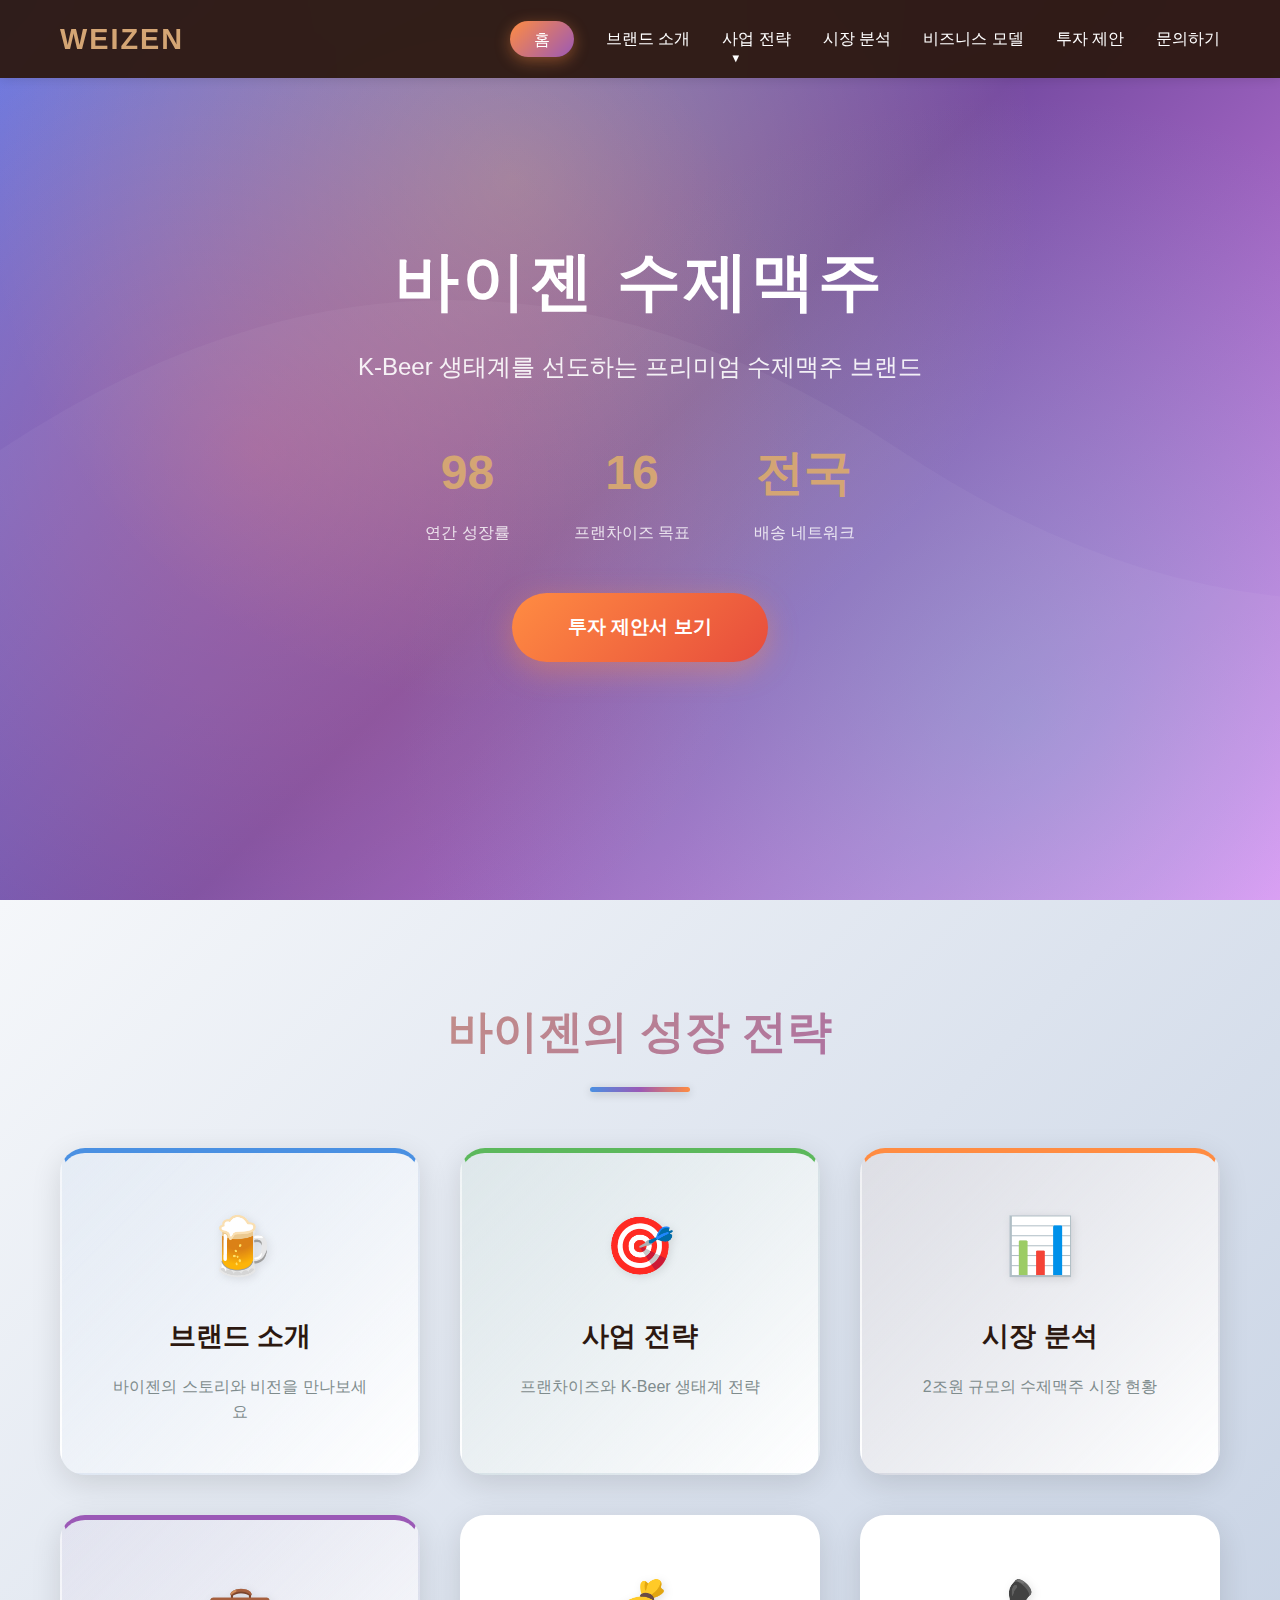
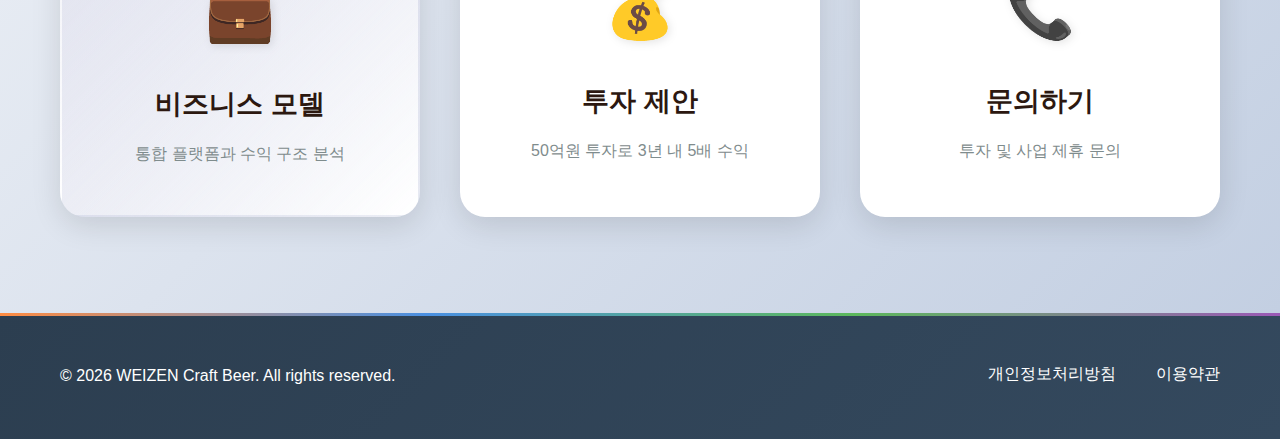
<file: 01 홈페이지-사업전랙 및 투자제안서/index.html>
<!DOCTYPE html>
<html lang="ko">
<head>
    <meta charset="UTF-8">
    <meta name="viewport" content="width=device-width, initial-scale=1.0">
    <title>바이젠 수제맥주 - 투자 제안서</title>
    <link rel="stylesheet" href="style.css">
</head>
<body>
    <!-- 네비게이션 -->
    <nav class="navbar">
        <div class="container">
            <div class="logo">WEIZEN</div>
            <ul class="nav-menu">
                <li><a href="index.html" class="active">홈</a></li>
                <li><a href="about.html">브랜드 소개</a></li>
                <li class="has-dropdown">
                    <a href="strategy.html">사업 전략</a>
                    <ul class="dropdown-menu">
                        <li><a href="strategy.html#franchise-detail">프랜차이즈 전략</a></li>
                        <li><a href="strategy.html#ecosystem">K-Beer 생태계</a></li>
                        <li><a href="strategy.html#benchmarking">스타벅스 벤치마킹</a></li>
                        <li><a href="strategy.html#roadmap">실행 로드맵</a></li>
                    </ul>
                </li>
                <li><a href="market.html">시장 분석</a></li>
                <li><a href="business.html">비즈니스 모델</a></li>
                <li><a href="investment.html">투자 제안</a></li>
                <li><a href="contact.html">문의하기</a></li>
            </ul>
            <div class="hamburger">
                <span></span>
                <span></span>
                <span></span>
            </div>
        </div>
    </nav>

    <!-- 히어로 섹션 -->
    <section class="hero">
        <div class="hero-overlay"></div>
        <div class="hero-content">
            <h1>바이젠 수제맥주</h1>
            <p class="hero-subtitle">K-Beer 생태계를 선도하는 프리미엄 수제맥주 브랜드</p>
            <div class="hero-stats">
                <div class="stat-item">
                    <h3>300%</h3>
                    <p>연간 성장률</p>
                </div>
                <div class="stat-item">
                    <h3>50+</h3>
                    <p>프랜차이즈 목표</p>
                </div>
                <div class="stat-item">
                    <h3>전국</h3>
                    <p>배송 네트워크</p>
                </div>
            </div>
            <a href="investment.html" class="cta-button">투자 제안서 보기</a>
        </div>
    </section>

    <!-- 빠른 링크 섹션 -->
    <section class="section quick-links">
        <div class="container">
            <h2 class="section-title">바이젠의 성장 전략</h2>
            <div class="quick-links-grid">
                <a href="about.html" class="quick-link-card">
                    <div class="icon">🍺</div>
                    <h3>브랜드 소개</h3>
                    <p>바이젠의 스토리와 비전을 만나보세요</p>
                </a>
                <a href="strategy.html" class="quick-link-card">
                    <div class="icon">🎯</div>
                    <h3>사업 전략</h3>
                    <p>프랜차이즈와 K-Beer 생태계 전략</p>
                </a>
                <a href="market.html" class="quick-link-card">
                    <div class="icon">📊</div>
                    <h3>시장 분석</h3>
                    <p>2조원 규모의 수제맥주 시장 현황</p>
                </a>
                <a href="business.html" class="quick-link-card">
                    <div class="icon">💼</div>
                    <h3>비즈니스 모델</h3>
                    <p>통합 플랫폼과 수익 구조 분석</p>
                </a>
                <a href="investment.html" class="quick-link-card">
                    <div class="icon">💰</div>
                    <h3>투자 제안</h3>
                    <p>50억원 투자로 3년 내 5배 수익</p>
                </a>
                <a href="contact.html" class="quick-link-card">
                    <div class="icon">📞</div>
                    <h3>문의하기</h3>
                    <p>투자 및 사업 제휴 문의</p>
                </a>
            </div>
        </div>
    </section>

    <!-- 푸터 -->
    <footer class="footer">
        <div class="container">
            <p>&copy; 2026 WEIZEN Craft Beer. All rights reserved.</p>
            <div class="footer-links">
                <a href="#">개인정보처리방침</a>
                <a href="#">이용약관</a>
            </div>
        </div>
    </footer>

    <script src="script.js"></script>
    <script src="https://chatbot-sdk.aitalker.co.kr/talker-sdk.umd.js"></script>
    <script>
        TalkerSDK.initializeTalkerSDK({ code: "biz008", position: "right" });
    </script>
</body>
</html>
</file>
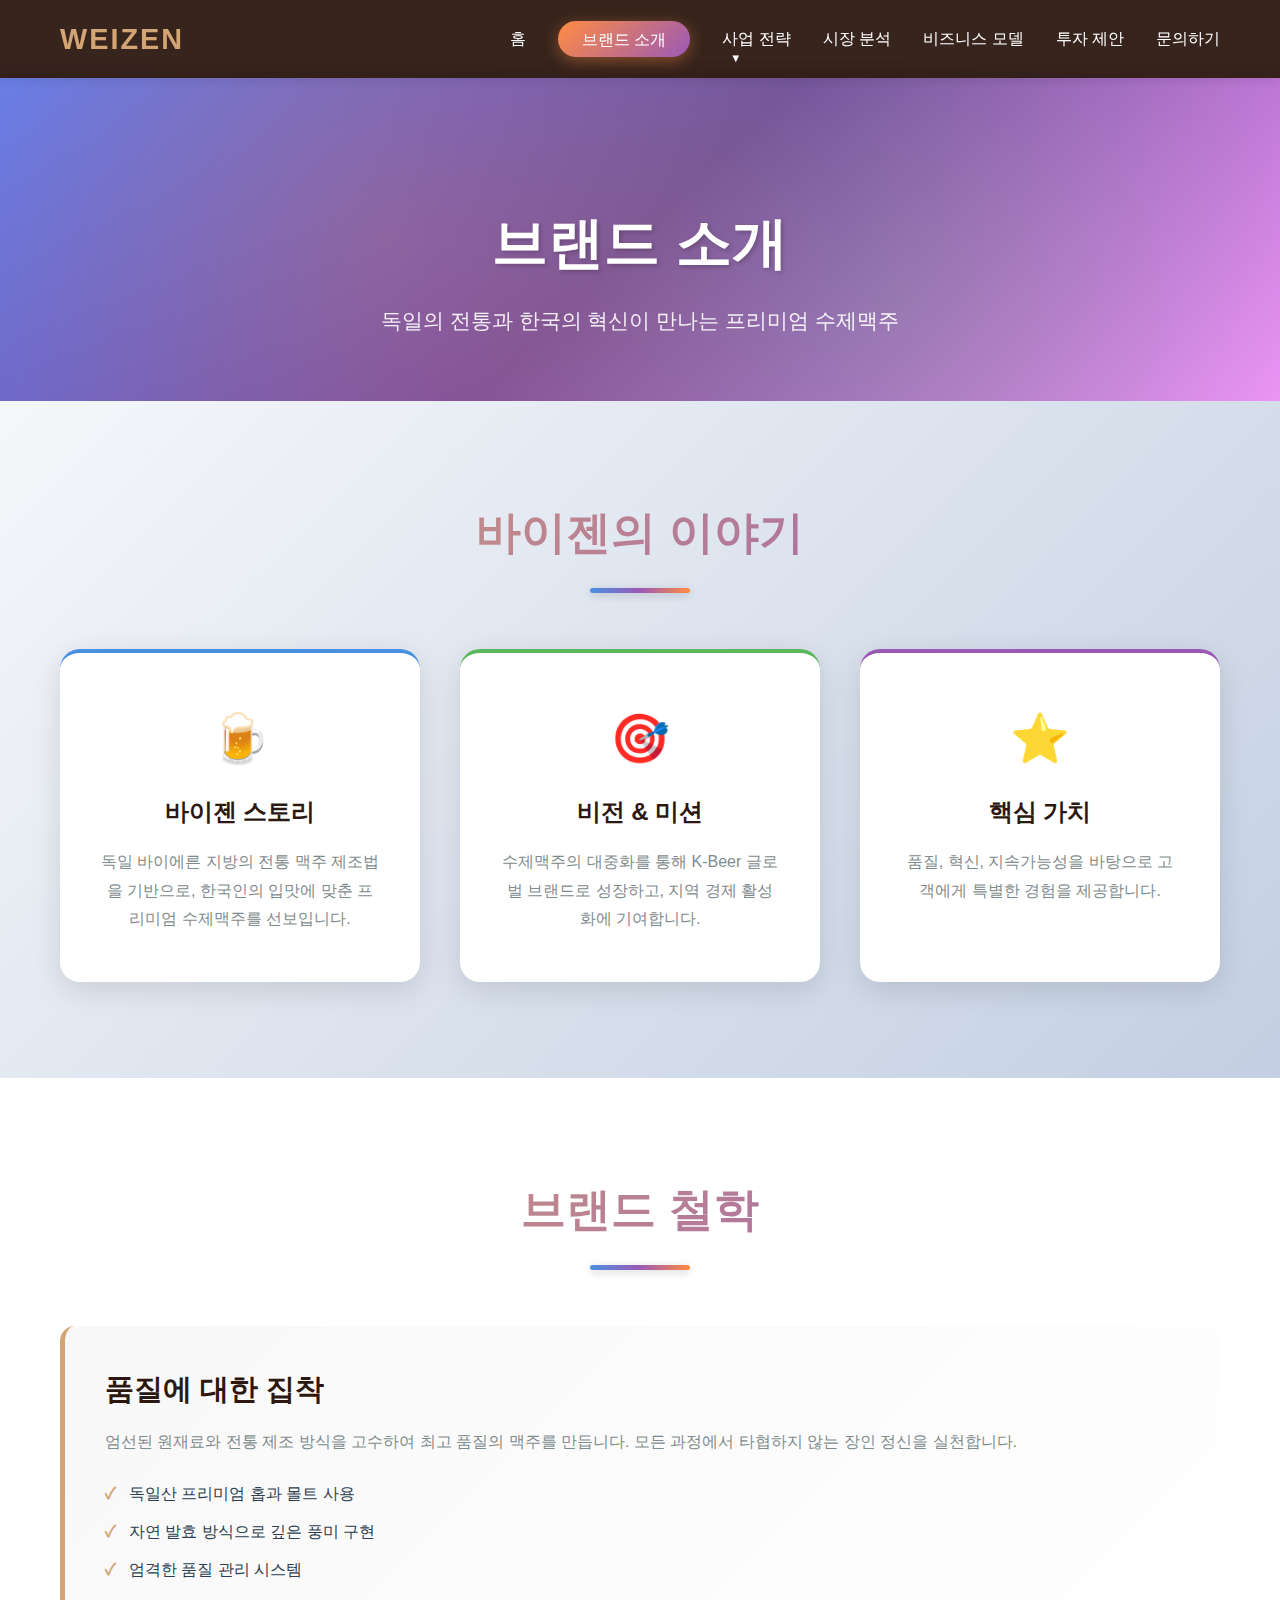
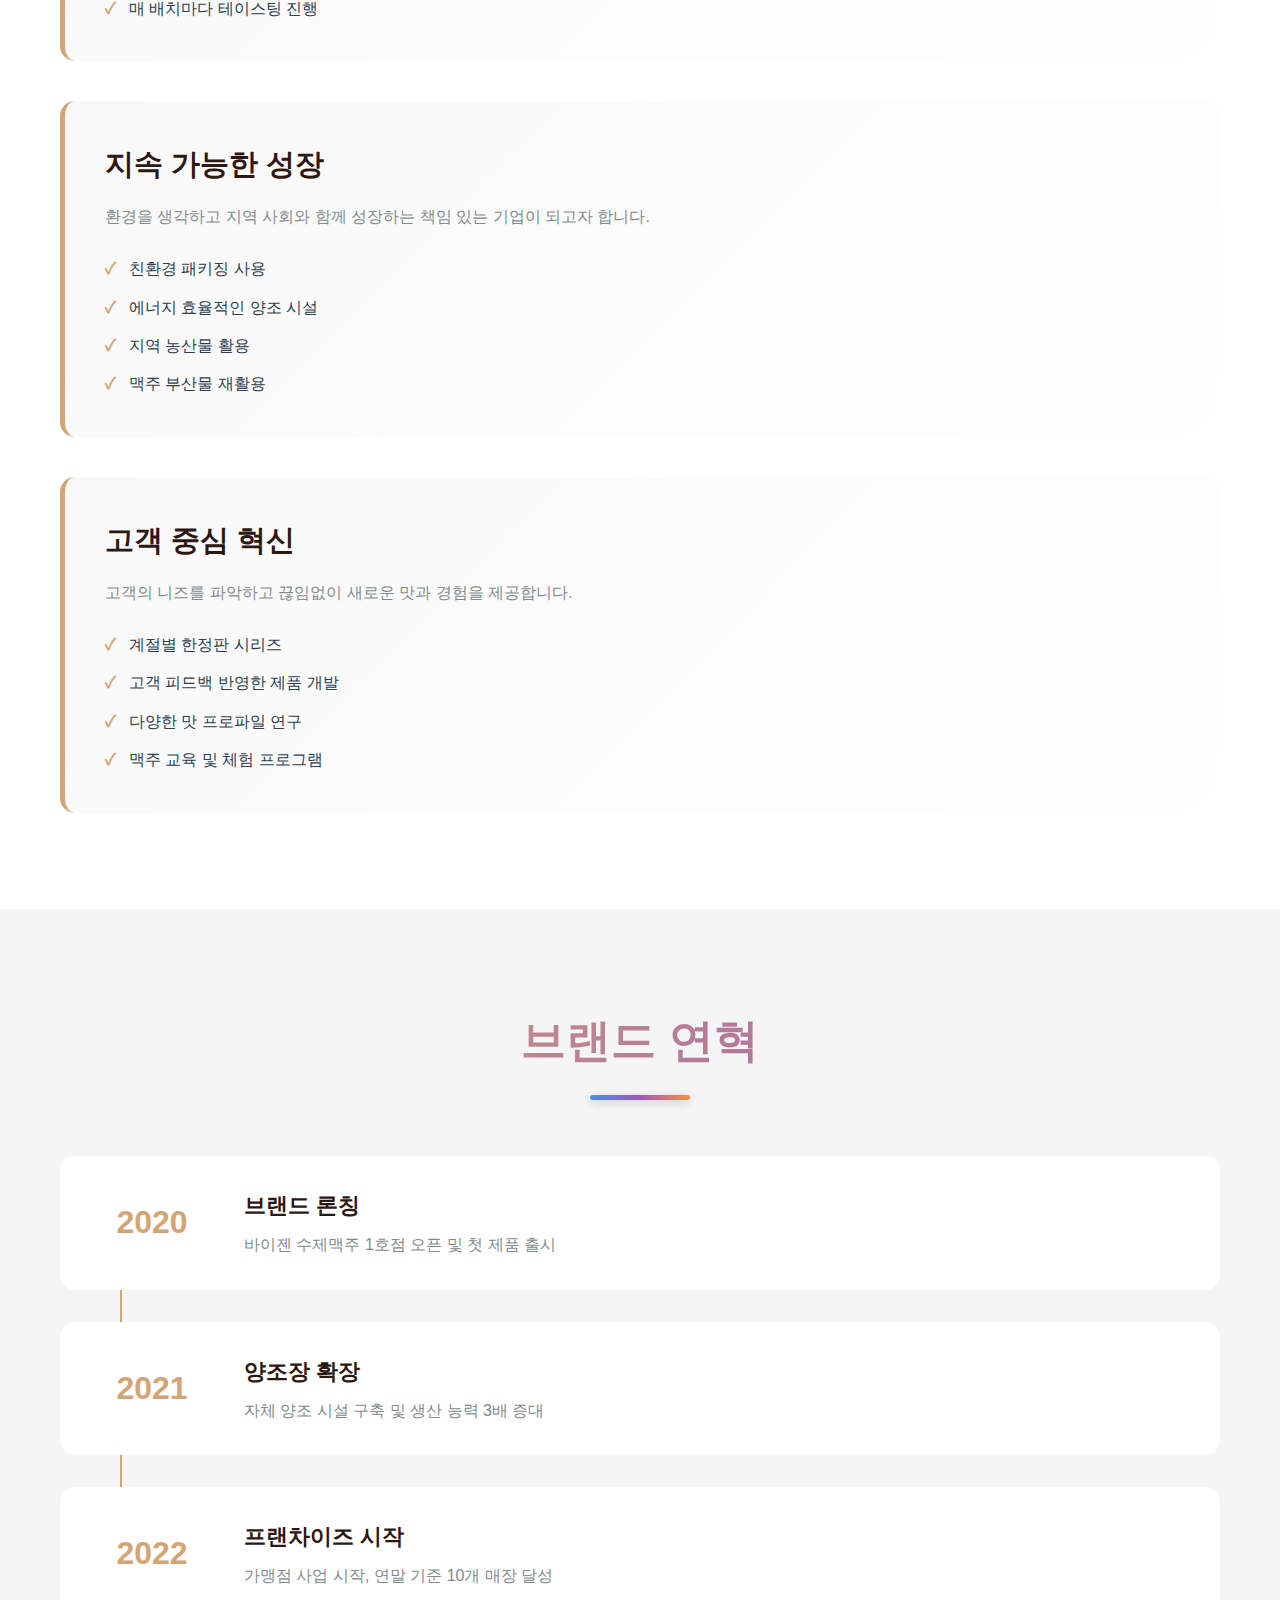
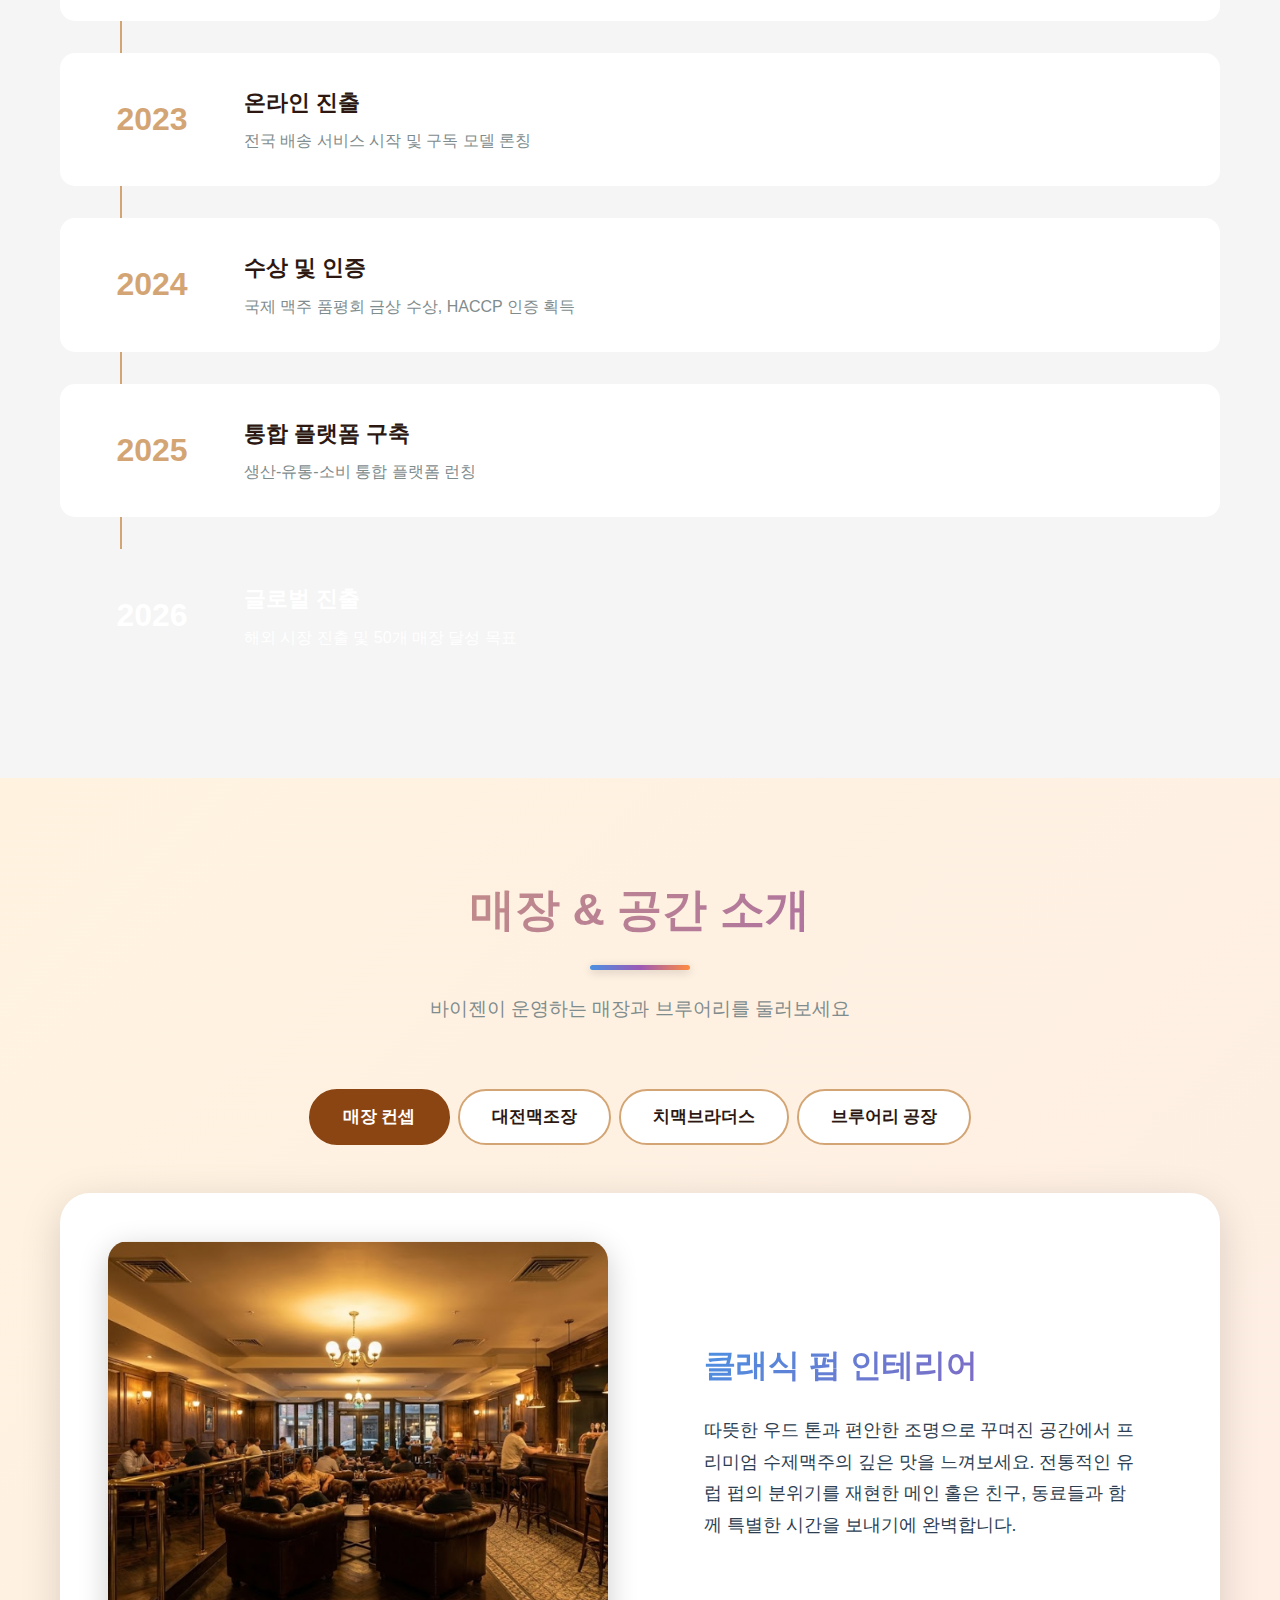
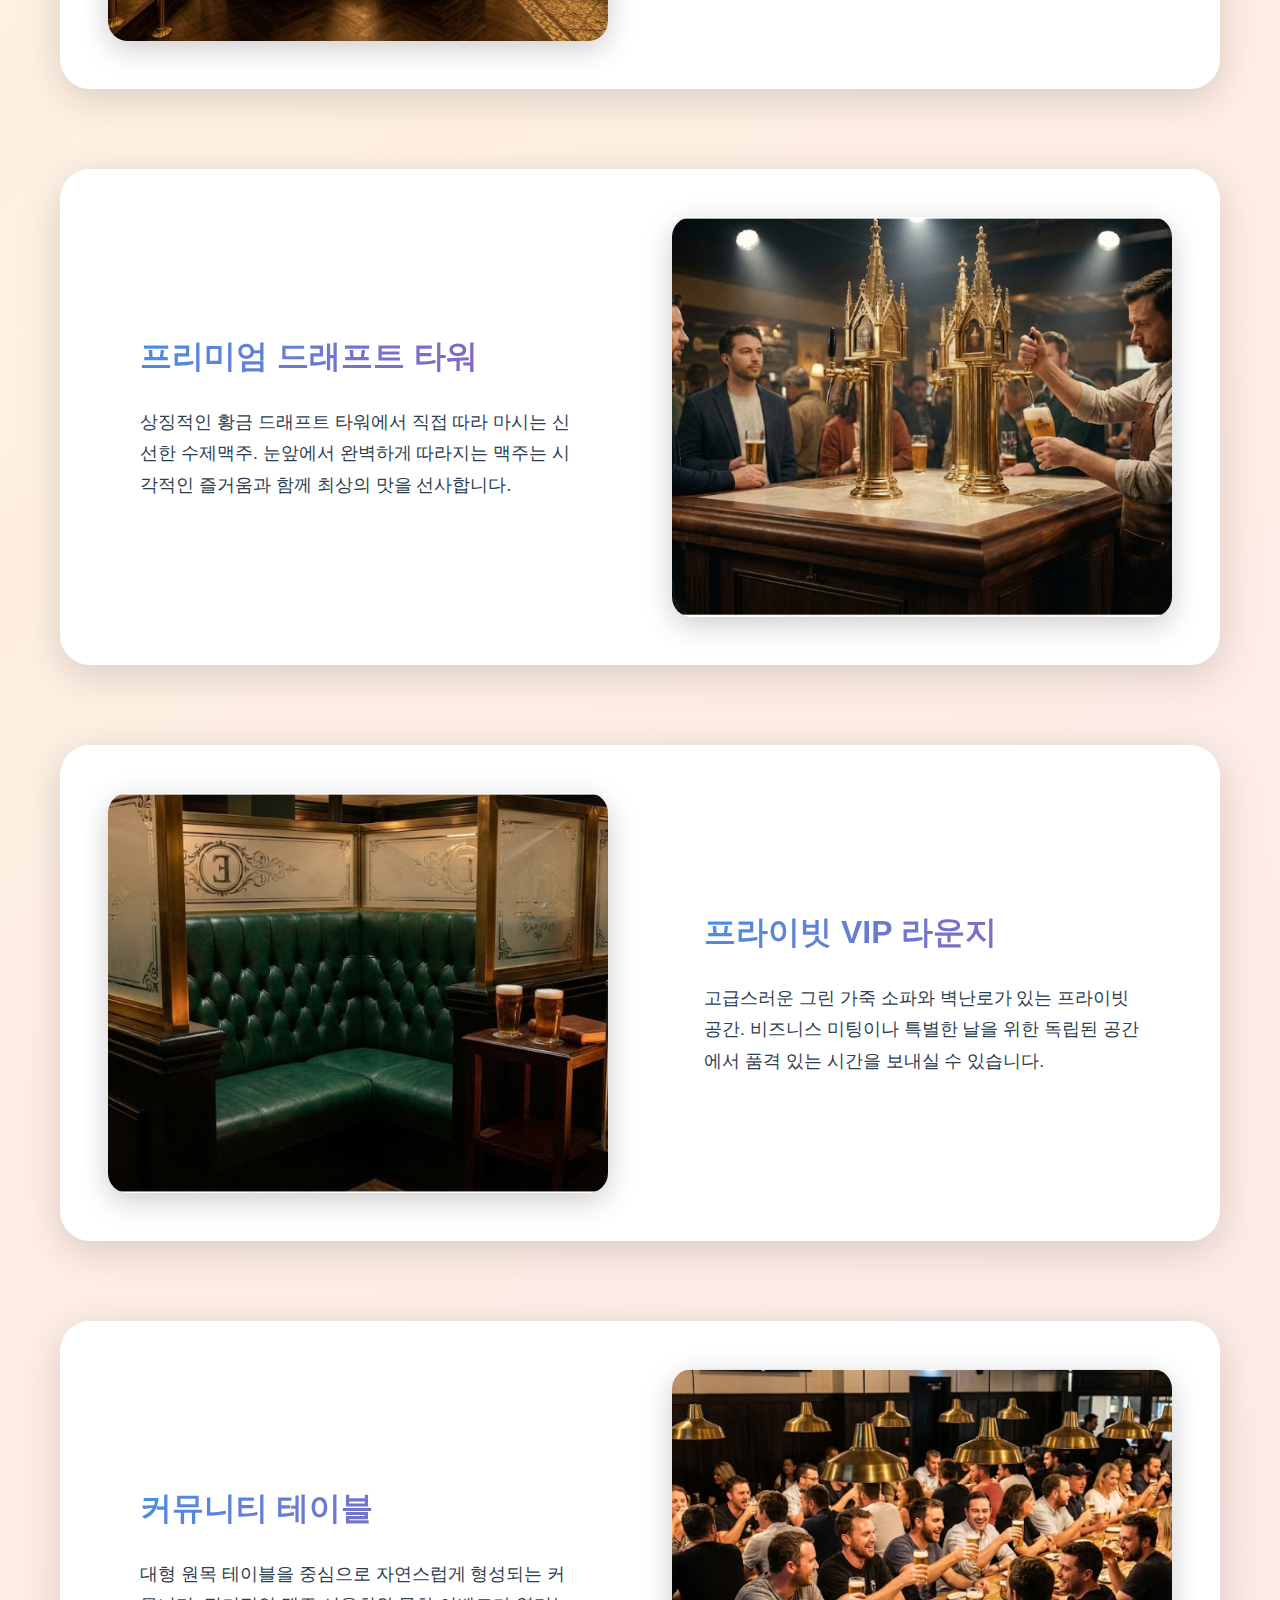
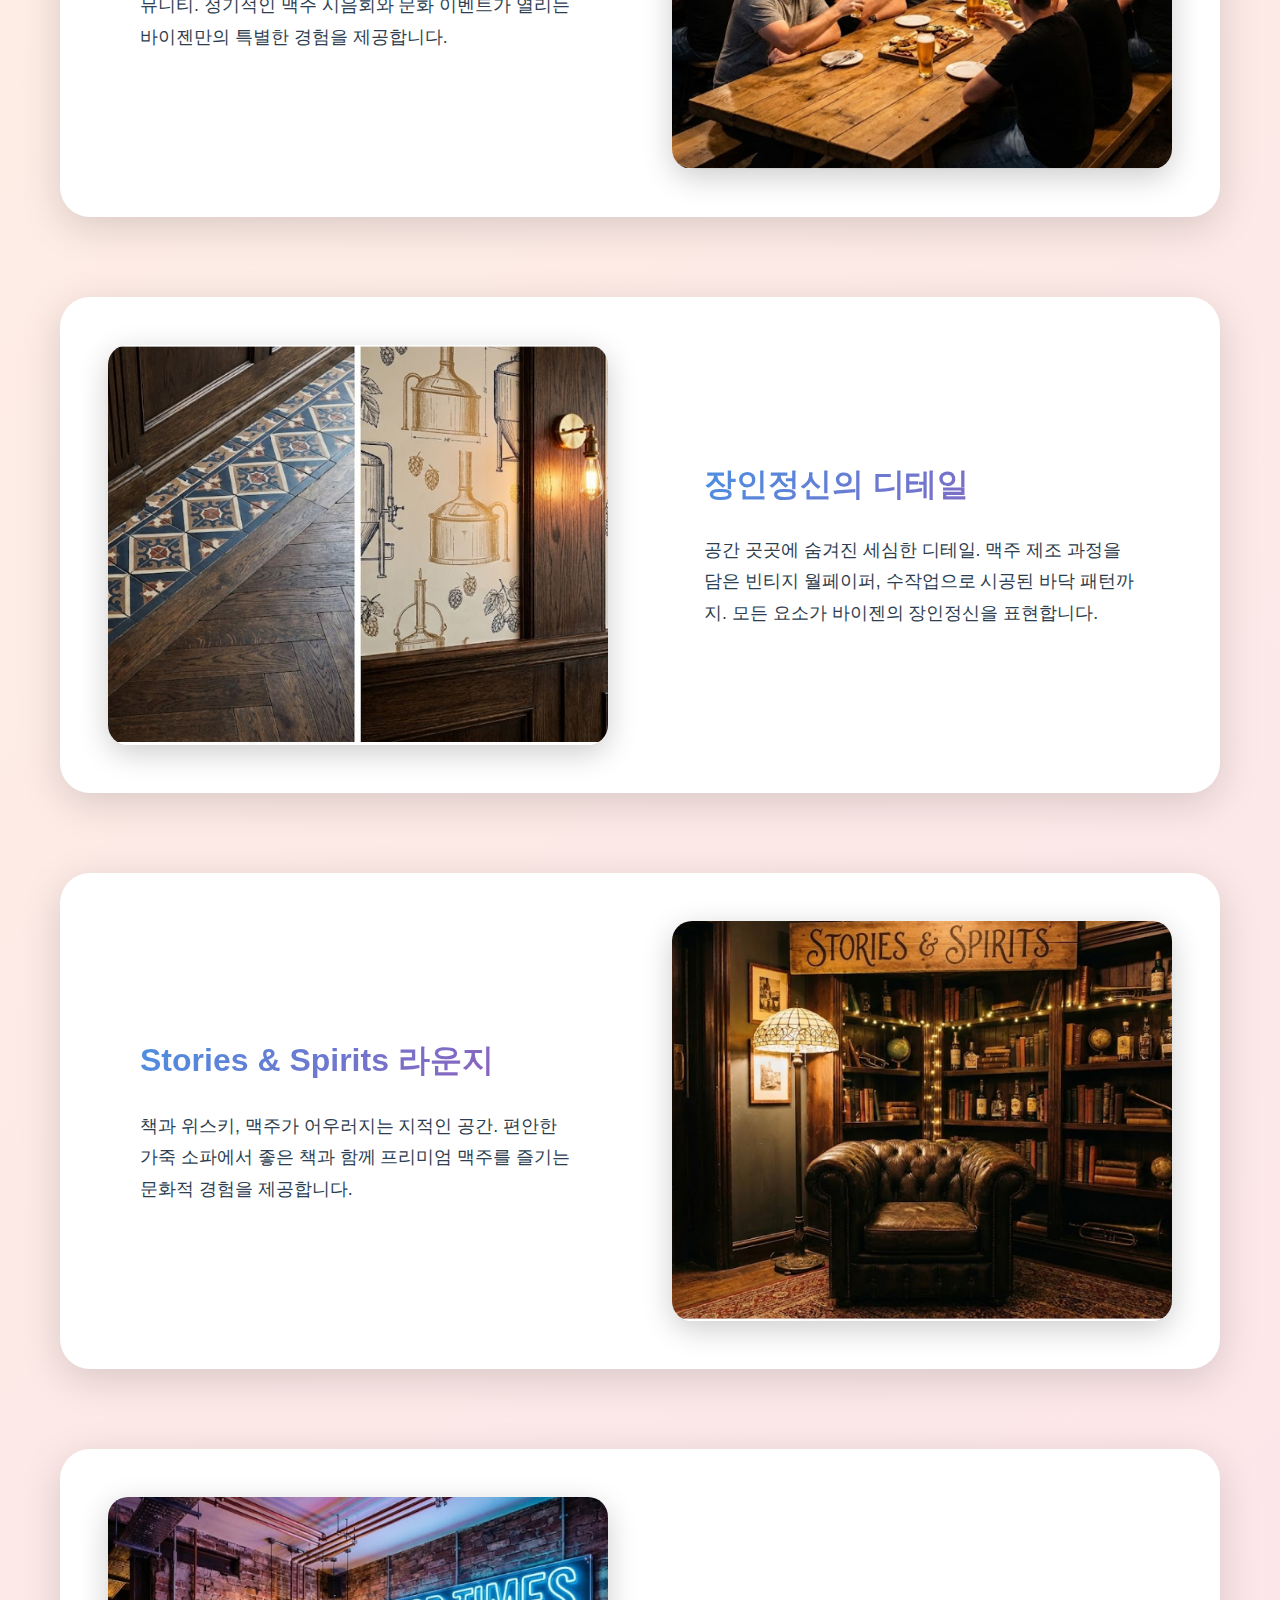
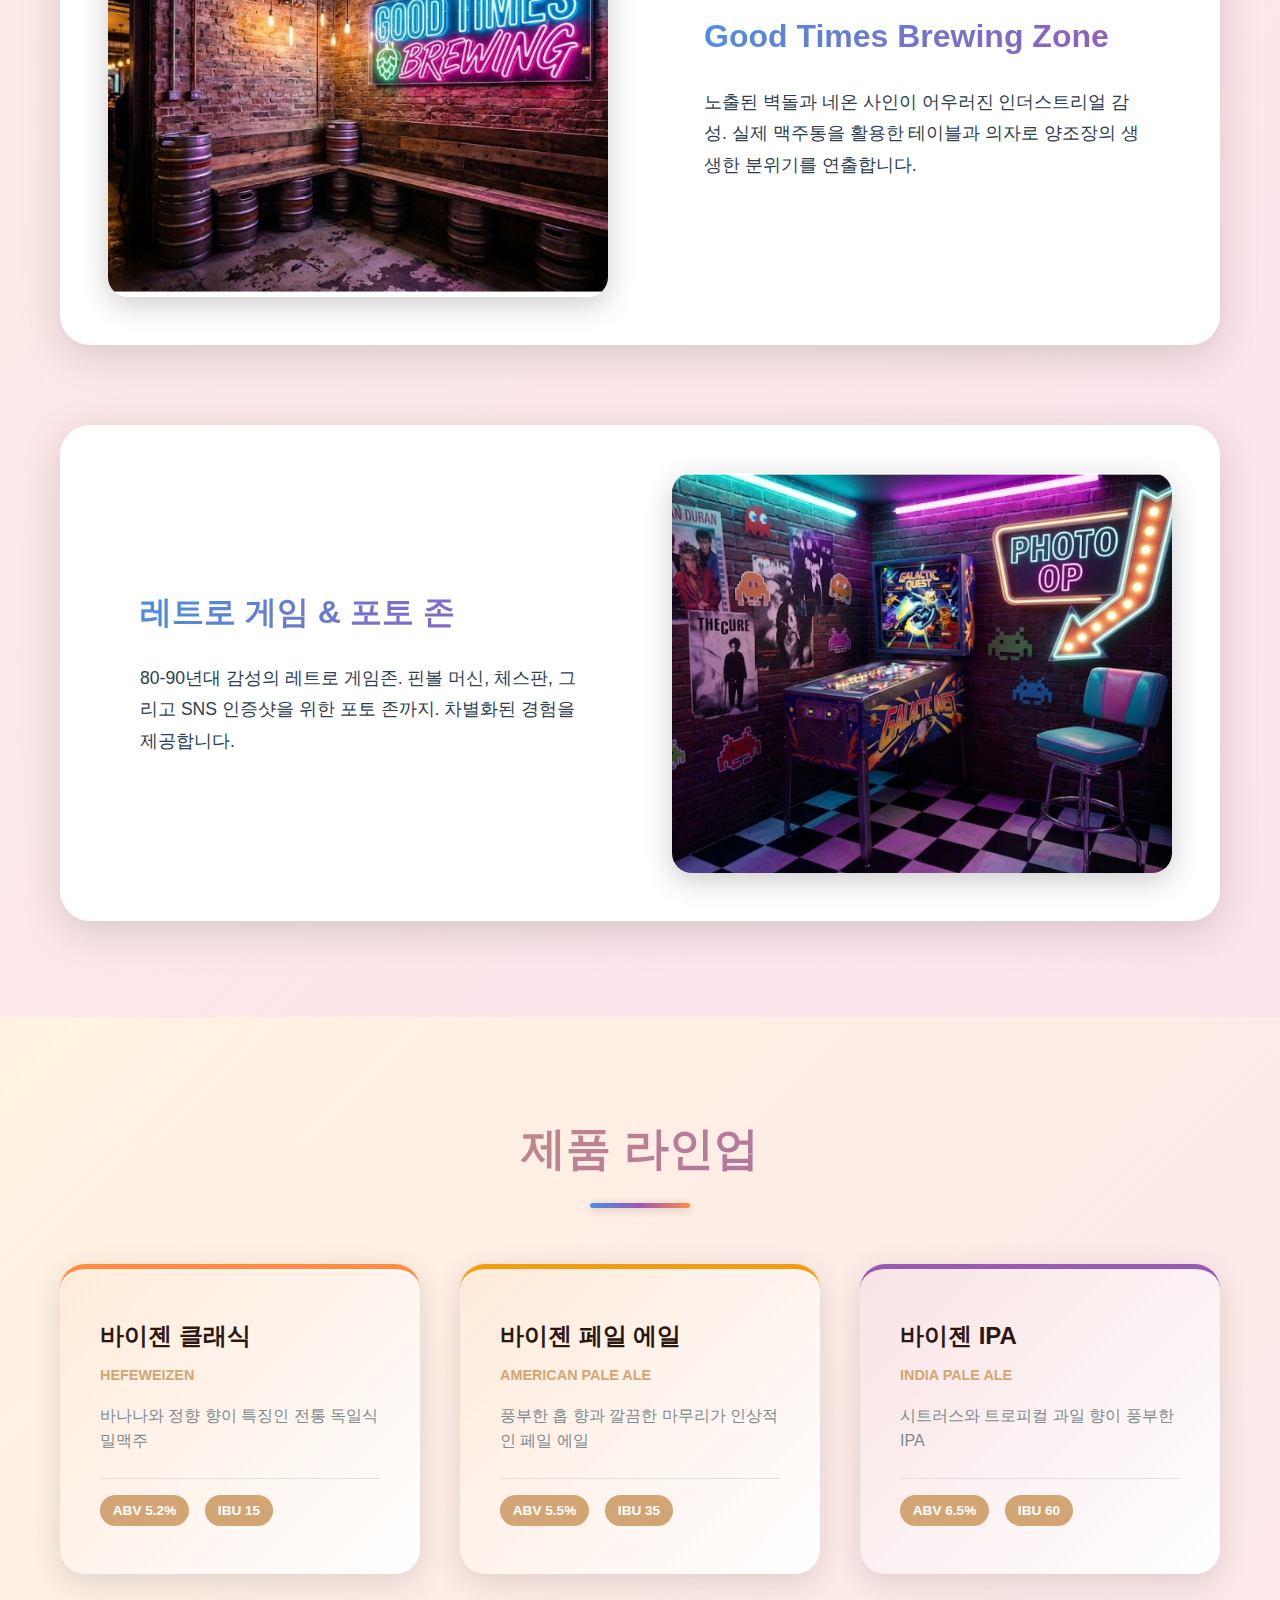
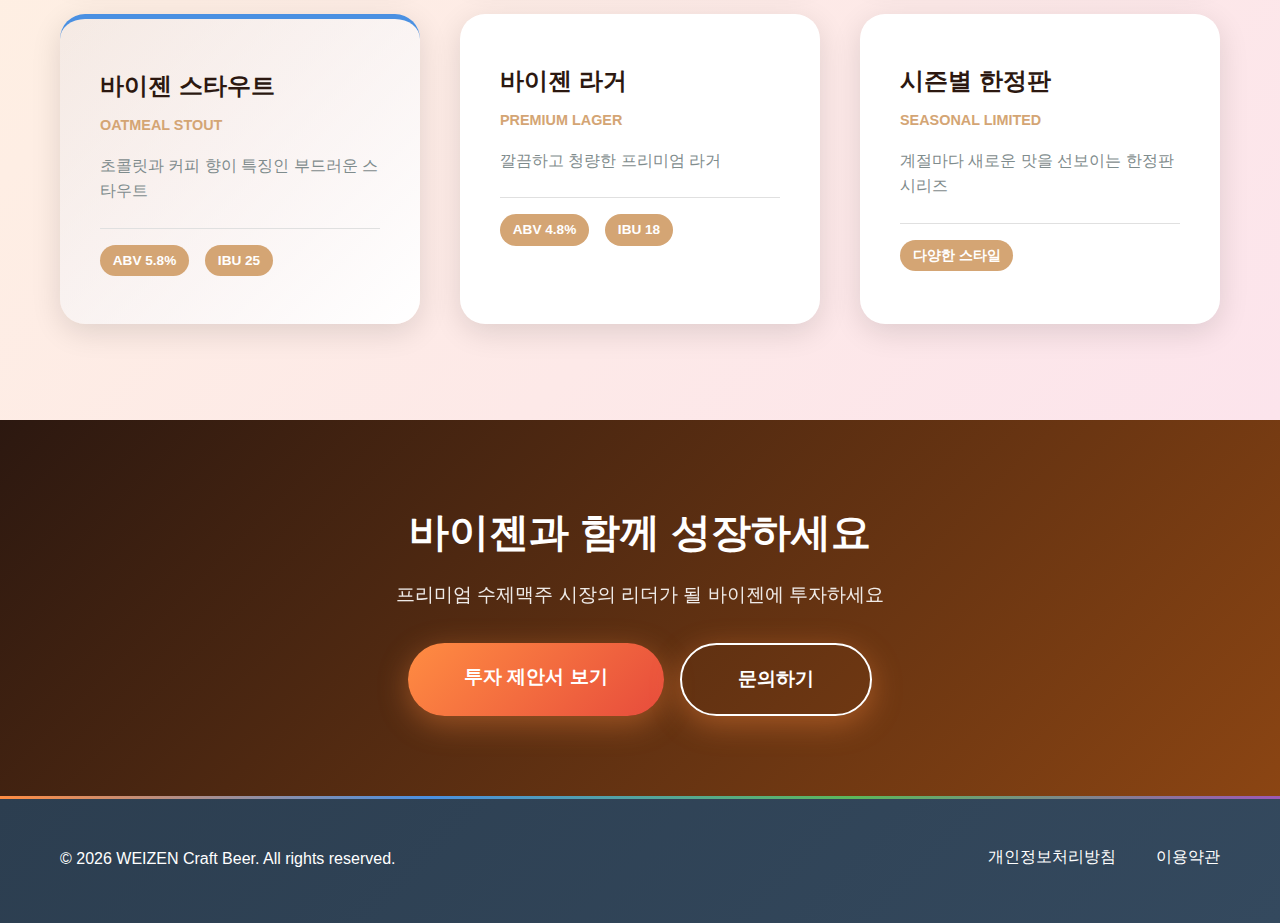
<file: 01 홈페이지-사업전랙 및 투자제안서/about.html>
<!DOCTYPE html>
<html lang="ko">
<head>
    <meta charset="UTF-8">
    <meta name="viewport" content="width=device-width, initial-scale=1.0">
    <title>브랜드 소개 - 바이젠 수제맥주</title>
    <link rel="stylesheet" href="style.css">
</head>
<body>
    <!-- 네비게이션 -->
    <nav class="navbar">
        <div class="container">
            <div class="logo">WEIZEN</div>
            <ul class="nav-menu">
                <li><a href="index.html">홈</a></li>
                <li><a href="about.html" class="active">브랜드 소개</a></li>
                <li class="has-dropdown">
                    <a href="strategy.html">사업 전략</a>
                    <ul class="dropdown-menu">
                        <li><a href="strategy.html#franchise-detail">프랜차이즈 전략</a></li>
                        <li><a href="strategy.html#ecosystem">K-Beer 생태계</a></li>
                        <li><a href="strategy.html#benchmarking">스타벅스 벤치마킹</a></li>
                        <li><a href="strategy.html#roadmap">실행 로드맵</a></li>
                    </ul>
                </li>
                <li><a href="market.html">시장 분석</a></li>
                <li><a href="business.html">비즈니스 모델</a></li>
                <li><a href="investment.html">투자 제안</a></li>
                <li><a href="contact.html">문의하기</a></li>
            </ul>
            <div class="hamburger">
                <span></span>
                <span></span>
                <span></span>
            </div>
        </div>
    </nav>

    <!-- 페이지 헤더 -->
    <section class="page-header">
        <div class="container">
            <h1>브랜드 소개</h1>
            <p>독일의 전통과 한국의 혁신이 만나는 프리미엄 수제맥주</p>
        </div>
    </section>

    <!-- 브랜드 소개 -->
    <section class="section about">
        <div class="container">
            <h2 class="section-title">바이젠의 이야기</h2>
            <div class="about-grid">
                <div class="about-card">
                    <div class="icon">🍺</div>
                    <h3>바이젠 스토리</h3>
                    <p>독일 바이에른 지방의 전통 맥주 제조법을 기반으로, 한국인의 입맛에 맞춘 프리미엄 수제맥주를 선보입니다.</p>
                </div>
                <div class="about-card">
                    <div class="icon">🎯</div>
                    <h3>비전 & 미션</h3>
                    <p>수제맥주의 대중화를 통해 K-Beer 글로벌 브랜드로 성장하고, 지역 경제 활성화에 기여합니다.</p>
                </div>
                <div class="about-card">
                    <div class="icon">⭐</div>
                    <h3>핵심 가치</h3>
                    <p>품질, 혁신, 지속가능성을 바탕으로 고객에게 특별한 경험을 제공합니다.</p>
                </div>
            </div>
        </div>
    </section>

    <!-- 브랜드 철학 -->
    <section class="section brand-philosophy">
        <div class="container">
            <h2 class="section-title">브랜드 철학</h2>
            <div class="philosophy-content">
                <div class="philosophy-item">
                    <h3>품질에 대한 집착</h3>
                    <p>엄선된 원재료와 전통 제조 방식을 고수하여 최고 품질의 맥주를 만듭니다. 모든 과정에서 타협하지 않는 장인 정신을 실천합니다.</p>
                    <ul>
                        <li>독일산 프리미엄 홉과 몰트 사용</li>
                        <li>자연 발효 방식으로 깊은 풍미 구현</li>
                        <li>엄격한 품질 관리 시스템</li>
                        <li>매 배치마다 테이스팅 진행</li>
                    </ul>
                </div>
                <div class="philosophy-item">
                    <h3>지속 가능한 성장</h3>
                    <p>환경을 생각하고 지역 사회와 함께 성장하는 책임 있는 기업이 되고자 합니다.</p>
                    <ul>
                        <li>친환경 패키징 사용</li>
                        <li>에너지 효율적인 양조 시설</li>
                        <li>지역 농산물 활용</li>
                        <li>맥주 부산물 재활용</li>
                    </ul>
                </div>
                <div class="philosophy-item">
                    <h3>고객 중심 혁신</h3>
                    <p>고객의 니즈를 파악하고 끊임없이 새로운 맛과 경험을 제공합니다.</p>
                    <ul>
                        <li>계절별 한정판 시리즈</li>
                        <li>고객 피드백 반영한 제품 개발</li>
                        <li>다양한 맛 프로파일 연구</li>
                        <li>맥주 교육 및 체험 프로그램</li>
                    </ul>
                </div>
            </div>
        </div>
    </section>

    <!-- 브랜드 연혁 -->
    <section class="section timeline">
        <div class="container">
            <h2 class="section-title">브랜드 연혁</h2>
            <div class="timeline-content">
                <div class="timeline-item">
                    <div class="timeline-year">2020</div>
                    <div class="timeline-info">
                        <h3>브랜드 론칭</h3>
                        <p>바이젠 수제맥주 1호점 오픈 및 첫 제품 출시</p>
                    </div>
                </div>
                <div class="timeline-item">
                    <div class="timeline-year">2021</div>
                    <div class="timeline-info">
                        <h3>양조장 확장</h3>
                        <p>자체 양조 시설 구축 및 생산 능력 3배 증대</p>
                    </div>
                </div>
                <div class="timeline-item">
                    <div class="timeline-year">2022</div>
                    <div class="timeline-info">
                        <h3>프랜차이즈 시작</h3>
                        <p>가맹점 사업 시작, 연말 기준 10개 매장 달성</p>
                    </div>
                </div>
                <div class="timeline-item">
                    <div class="timeline-year">2023</div>
                    <div class="timeline-info">
                        <h3>온라인 진출</h3>
                        <p>전국 배송 서비스 시작 및 구독 모델 론칭</p>
                    </div>
                </div>
                <div class="timeline-item">
                    <div class="timeline-year">2024</div>
                    <div class="timeline-info">
                        <h3>수상 및 인증</h3>
                        <p>국제 맥주 품평회 금상 수상, HACCP 인증 획득</p>
                    </div>
                </div>
                <div class="timeline-item">
                    <div class="timeline-year">2025</div>
                    <div class="timeline-info">
                        <h3>통합 플랫폼 구축</h3>
                        <p>생산-유통-소비 통합 플랫폼 런칭</p>
                    </div>
                </div>
                <div class="timeline-item highlight">
                    <div class="timeline-year">2026</div>
                    <div class="timeline-info">
                        <h3>글로벌 진출</h3>
                        <p>해외 시장 진출 및 50개 매장 달성 목표</p>
                    </div>
                </div>
            </div>
        </div>
    </section>

    <!-- 매장 & 공간 갤러리 -->
    <section class="section store-gallery-tabs">
        <div class="container">
            <h2 class="section-title">매장 & 공간 소개</h2>
            <p class="section-subtitle">바이젠이 운영하는 매장과 브루어리를 둘러보세요</p>

            <!-- 탭 메뉴 -->
            <div class="gallery-tabs">
                <button class="gallery-tab active" data-tab="concept">매장 컨셉</button>
                <button class="gallery-tab" data-tab="daejeon">대전맥조장</button>
                <button class="gallery-tab" data-tab="chicken">치맥브라더스</button>
                <button class="gallery-tab" data-tab="brewery">브루어리 공장</button>
            </div>

            <!-- 탭 컨텐츠: 매장 컨셉 -->
            <div class="gallery-tab-content active" id="tab-concept">
                <div class="concept-gallery">
                    <div class="concept-item">
                        <div class="concept-image">
                            <img src="이미지 4111.png" alt="클래식 펍 인테리어">
                        </div>
                        <div class="concept-info">
                            <h3>클래식 펍 인테리어</h3>
                            <p>따뜻한 우드 톤과 편안한 조명으로 꾸며진 공간에서 프리미엄 수제맥주의 깊은 맛을 느껴보세요. 전통적인 유럽 펍의 분위기를 재현한 메인 홀은 친구, 동료들과 함께 특별한 시간을 보내기에 완벽합니다.</p>
                        </div>
                    </div>
                    <div class="concept-item reverse">
                        <div class="concept-image">
                            <img src="이미지 511.png" alt="프리미엄 드래프트 타워">
                        </div>
                        <div class="concept-info">
                            <h3>프리미엄 드래프트 타워</h3>
                            <p>상징적인 황금 드래프트 타워에서 직접 따라 마시는 신선한 수제맥주. 눈앞에서 완벽하게 따라지는 맥주는 시각적인 즐거움과 함께 최상의 맛을 선사합니다.</p>
                        </div>
                    </div>
                    <div class="concept-item">
                        <div class="concept-image">
                            <img src="이미지 611.png" alt="프라이빗 라운지">
                        </div>
                        <div class="concept-info">
                            <h3>프라이빗 VIP 라운지</h3>
                            <p>고급스러운 그린 가죽 소파와 벽난로가 있는 프라이빗 공간. 비즈니스 미팅이나 특별한 날을 위한 독립된 공간에서 품격 있는 시간을 보내실 수 있습니다.</p>
                        </div>
                    </div>
                    <div class="concept-item reverse">
                        <div class="concept-image">
                            <img src="이미지 711.png" alt="커뮤니티 테이블">
                        </div>
                        <div class="concept-info">
                            <h3>커뮤니티 테이블</h3>
                            <p>대형 원목 테이블을 중심으로 자연스럽게 형성되는 커뮤니티. 정기적인 맥주 시음회와 문화 이벤트가 열리는 바이젠만의 특별한 경험을 제공합니다.</p>
                        </div>
                    </div>
                    <div class="concept-item">
                        <div class="concept-image">
                            <img src="이미지 811.png" alt="디테일한 인테리어">
                        </div>
                        <div class="concept-info">
                            <h3>장인정신의 디테일</h3>
                            <p>공간 곳곳에 숨겨진 세심한 디테일. 맥주 제조 과정을 담은 빈티지 월페이퍼, 수작업으로 시공된 바닥 패턴까지. 모든 요소가 바이젠의 장인정신을 표현합니다.</p>
                        </div>
                    </div>
                    <div class="concept-item reverse">
                        <div class="concept-image">
                            <img src="이미지 911.png" alt="스토리 라운지">
                        </div>
                        <div class="concept-info">
                            <h3>Stories & Spirits 라운지</h3>
                            <p>책과 위스키, 맥주가 어우러지는 지적인 공간. 편안한 가죽 소파에서 좋은 책과 함께 프리미엄 맥주를 즐기는 문화적 경험을 제공합니다.</p>
                        </div>
                    </div>
                    <div class="concept-item">
                        <div class="concept-image">
                            <img src="이미지 1011.png" alt="인더스트리얼 브루잉 존">
                        </div>
                        <div class="concept-info">
                            <h3>Good Times Brewing Zone</h3>
                            <p>노출된 벽돌과 네온 사인이 어우러진 인더스트리얼 감성. 실제 맥주통을 활용한 테이블과 의자로 양조장의 생생한 분위기를 연출합니다.</p>
                        </div>
                    </div>
                    <div class="concept-item reverse">
                        <div class="concept-image">
                            <img src="이미지 121.png" alt="레트로 게임 존">
                        </div>
                        <div class="concept-info">
                            <h3>레트로 게임 & 포토 존</h3>
                            <p>80-90년대 감성의 레트로 게임존. 핀볼 머신, 체스판, 그리고 SNS 인증샷을 위한 포토 존까지. 차별화된 경험을 제공합니다.</p>
                        </div>
                    </div>
                </div>
            </div>

            <!-- 탭 컨텐츠: 대전맥조장 -->
            <div class="gallery-tab-content" id="tab-daejeon">
                <div class="store-layout">
                    <!-- 왼쪽: 외관 사진 세로로 크게 -->
                    <div class="store-hero-photo">
                        <img src="KakaoTalk_20260130_092532286_06.jpg" alt="대전맥조장 외관">
                        <div class="photo-overlay"><span>매장 외관</span></div>
                    </div>
                    <!-- 오른쪽: 내부 사진 그리드 -->
                    <div class="store-sub-photos">
                        <div class="photo-gallery-item">
                            <img src="KakaoTalk_20260130_092532286_04 (2).jpg" alt="대전맥조장 내부 전경">
                            <div class="photo-overlay"><span>내부 전경</span></div>
                        </div>
                        <div class="photo-gallery-item">
                            <img src="KakaoTalk_20260130_092532286_05 (2).jpg" alt="대전맥조장 홀">
                            <div class="photo-overlay"><span>매장 홀</span></div>
                        </div>
                        <div class="photo-gallery-item">
                            <img src="KakaoTalk_20260130_092532286_02.jpg" alt="대전맥조장 바 카운터">
                            <div class="photo-overlay"><span>바 카운터 & 드래프트 탭</span></div>
                        </div>
                        <div class="photo-gallery-item">
                            <img src="KakaoTalk_20260130_092532286_03.jpg" alt="대전맥조장 좌석 공간">
                            <div class="photo-overlay"><span>좌석 공간</span></div>
                        </div>
                        <div class="photo-gallery-item">
                            <img src="KakaoTalk_20260130_092532286_01.jpg" alt="대전맥조장 벽면 인테리어">
                            <div class="photo-overlay"><span>벽면 인테리어</span></div>
                        </div>
                    </div>
                </div>
            </div>

            <!-- 탭 컨텐츠: 치맥브라더스 -->
            <div class="gallery-tab-content" id="tab-chicken">
                <div class="store-layout">
                    <div class="store-hero-photo">
                        <img src="다운로드1.jpg" alt="치맥브라더스 외관">
                        <div class="photo-overlay"><span>매장 외관</span></div>
                    </div>
                    <div class="store-sub-photos">
                        <div class="photo-gallery-item">
                            <img src="다운로드2.jpg" alt="치맥브라더스 네온사인">
                            <div class="photo-overlay"><span>네온사인</span></div>
                        </div>
                        <div class="photo-gallery-item">
                            <img src="다운로드3.jpg" alt="치맥브라더스 내부">
                            <div class="photo-overlay"><span>매장 내부</span></div>
                        </div>
                        <div class="photo-gallery-item">
                            <img src="다운로드5.jpg" alt="치맥브라더스 치맥세트">
                            <div class="photo-overlay"><span>치맥 세트</span></div>
                        </div>
                    </div>
                </div>
            </div>

            <!-- 탭 컨텐츠: 브루어리 공장 -->
            <div class="gallery-tab-content" id="tab-brewery">
                <div class="store-layout">
                    <div class="store-hero-photo">
                        <img src="KakaoTalk_20260130_092532286_07 (1).jpg" alt="브루어리 공장 외관">
                        <div class="photo-overlay"><span>공장 외관</span></div>
                    </div>
                    <div class="store-sub-photos">
                        <div class="photo-gallery-item">
                            <img src="KakaoTalk_20260130_092532286_09 (1).jpg" alt="양조 설비">
                            <div class="photo-overlay"><span>양조 설비</span></div>
                        </div>
                        <div class="photo-gallery-item">
                            <img src="KakaoTalk_20260130_092532286_10 (1).jpg" alt="발효 탱크">
                            <div class="photo-overlay"><span>발효 탱크</span></div>
                        </div>
                        <div class="photo-gallery-item">
                            <img src="KakaoTalk_20260130_092532286_08 (1).jpg" alt="바이젠 제품 배너">
                            <div class="photo-overlay"><span>바이젠 제품 소개</span></div>
                        </div>
                        <div class="photo-gallery-item">
                            <img src="KakaoTalk_20260130_092532286_11 (1).jpg" alt="발효기 명판">
                            <div class="photo-overlay"><span>10HL 발효기</span></div>
                        </div>
                    </div>
                </div>
            </div>

        </div>
    </section>

    <!-- 제품 라인업 -->
    <section class="section products">
        <div class="container">
            <h2 class="section-title">제품 라인업</h2>
            <div class="products-grid">
                <div class="product-card">
                    <h3>바이젠 클래식</h3>
                    <p class="product-type">Hefeweizen</p>
                    <p class="product-desc">바나나와 정향 향이 특징인 전통 독일식 밀맥주</p>
                    <div class="product-specs">
                        <span>ABV 5.2%</span>
                        <span>IBU 15</span>
                    </div>
                </div>
                <div class="product-card">
                    <h3>바이젠 페일 에일</h3>
                    <p class="product-type">American Pale Ale</p>
                    <p class="product-desc">풍부한 홉 향과 깔끔한 마무리가 인상적인 페일 에일</p>
                    <div class="product-specs">
                        <span>ABV 5.5%</span>
                        <span>IBU 35</span>
                    </div>
                </div>
                <div class="product-card">
                    <h3>바이젠 IPA</h3>
                    <p class="product-type">India Pale Ale</p>
                    <p class="product-desc">시트러스와 트로피컬 과일 향이 풍부한 IPA</p>
                    <div class="product-specs">
                        <span>ABV 6.5%</span>
                        <span>IBU 60</span>
                    </div>
                </div>
                <div class="product-card">
                    <h3>바이젠 스타우트</h3>
                    <p class="product-type">Oatmeal Stout</p>
                    <p class="product-desc">초콜릿과 커피 향이 특징인 부드러운 스타우트</p>
                    <div class="product-specs">
                        <span>ABV 5.8%</span>
                        <span>IBU 25</span>
                    </div>
                </div>
                <div class="product-card">
                    <h3>바이젠 라거</h3>
                    <p class="product-type">Premium Lager</p>
                    <p class="product-desc">깔끔하고 청량한 프리미엄 라거</p>
                    <div class="product-specs">
                        <span>ABV 4.8%</span>
                        <span>IBU 18</span>
                    </div>
                </div>
                <div class="product-card">
                    <h3>시즌별 한정판</h3>
                    <p class="product-type">Seasonal Limited</p>
                    <p class="product-desc">계절마다 새로운 맛을 선보이는 한정판 시리즈</p>
                    <div class="product-specs">
                        <span>다양한 스타일</span>
                    </div>
                </div>
            </div>
        </div>
    </section>

    <!-- CTA 섹션 -->
    <section class="section cta-section">
        <div class="container">
            <h2>바이젠과 함께 성장하세요</h2>
            <p>프리미엄 수제맥주 시장의 리더가 될 바이젠에 투자하세요</p>
            <div class="cta-buttons">
                <a href="investment.html" class="cta-button">투자 제안서 보기</a>
                <a href="contact.html" class="cta-button secondary">문의하기</a>
            </div>
        </div>
    </section>

    <!-- 푸터 -->
    <footer class="footer">
        <div class="container">
            <p>&copy; 2026 WEIZEN Craft Beer. All rights reserved.</p>
            <div class="footer-links">
                <a href="#">개인정보처리방침</a>
                <a href="#">이용약관</a>
            </div>
        </div>
    </footer>

    <script src="script.js"></script>
    <script src="https://chatbot-sdk.aitalker.co.kr/talker-sdk.umd.js"></script>
    <script>
        TalkerSDK.initializeTalkerSDK({ code: "biz008", position: "right" });
    </script>
</body>
</html>
</file>
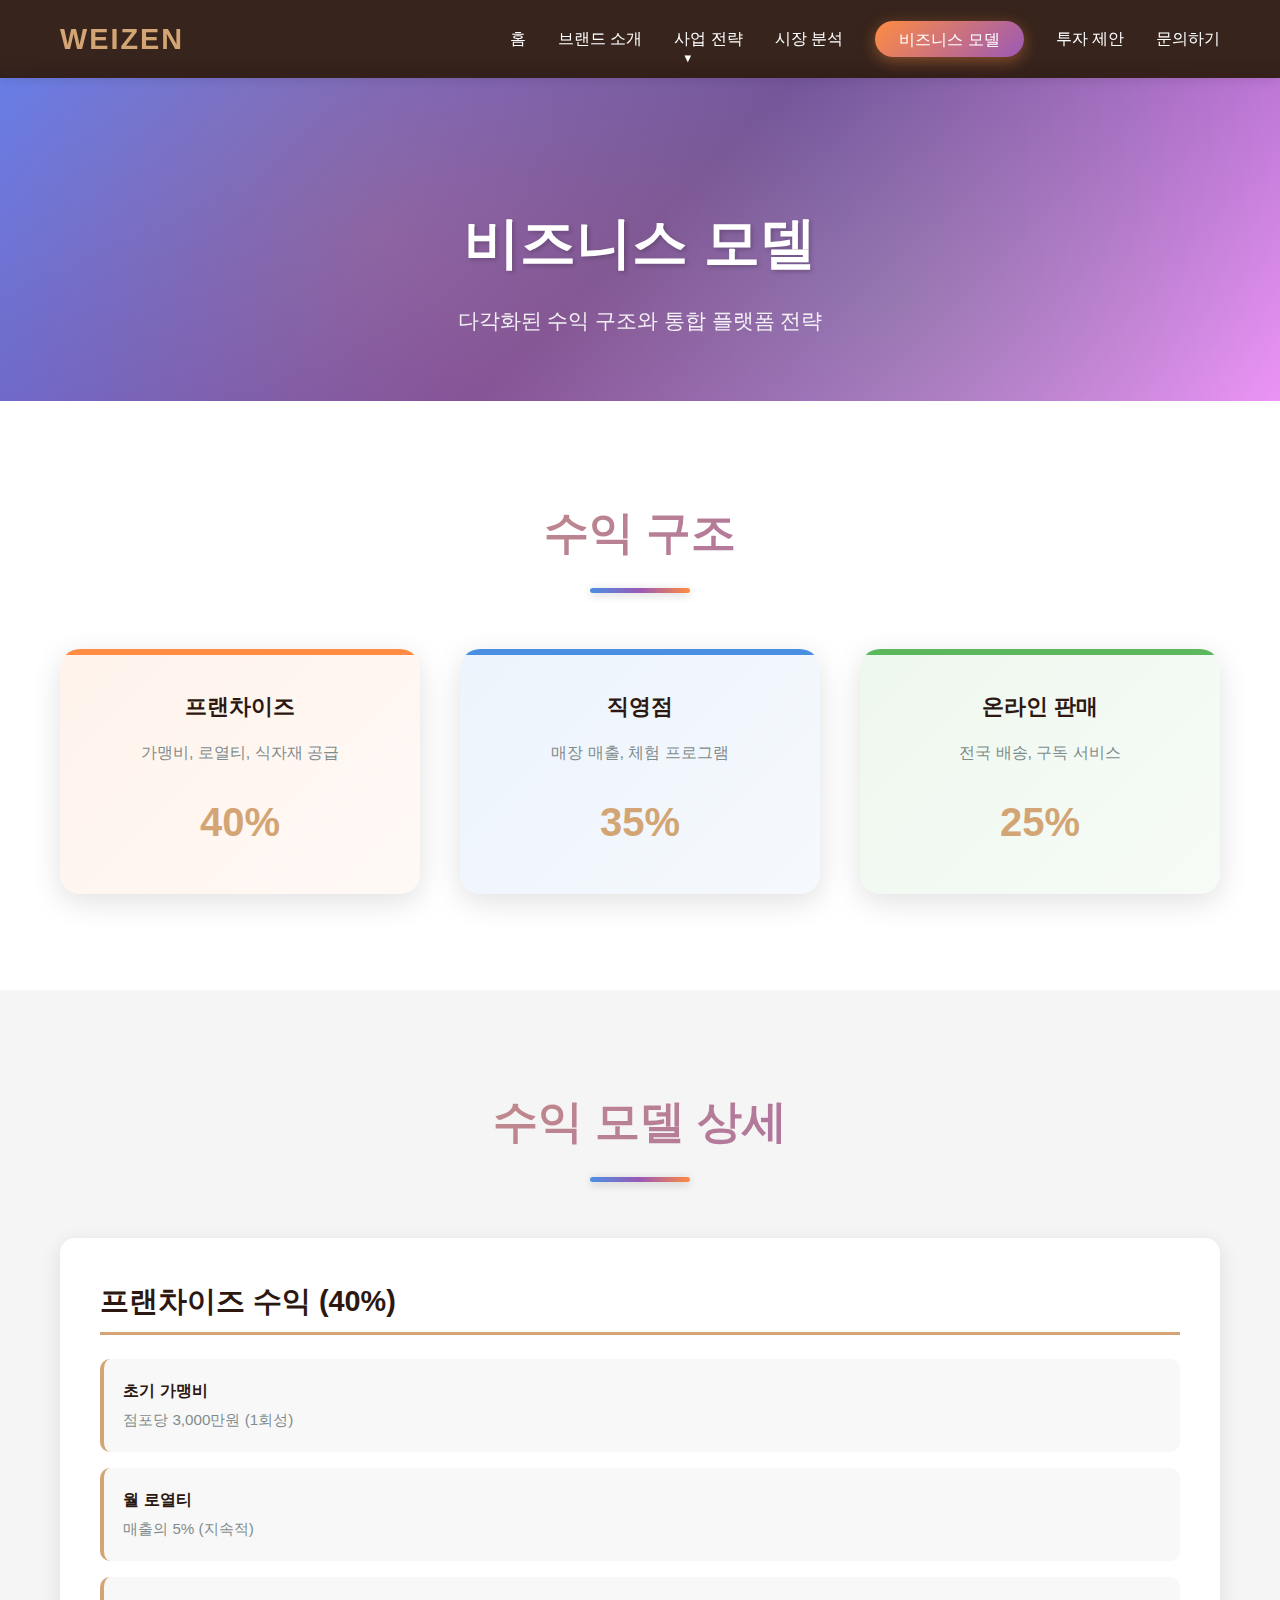
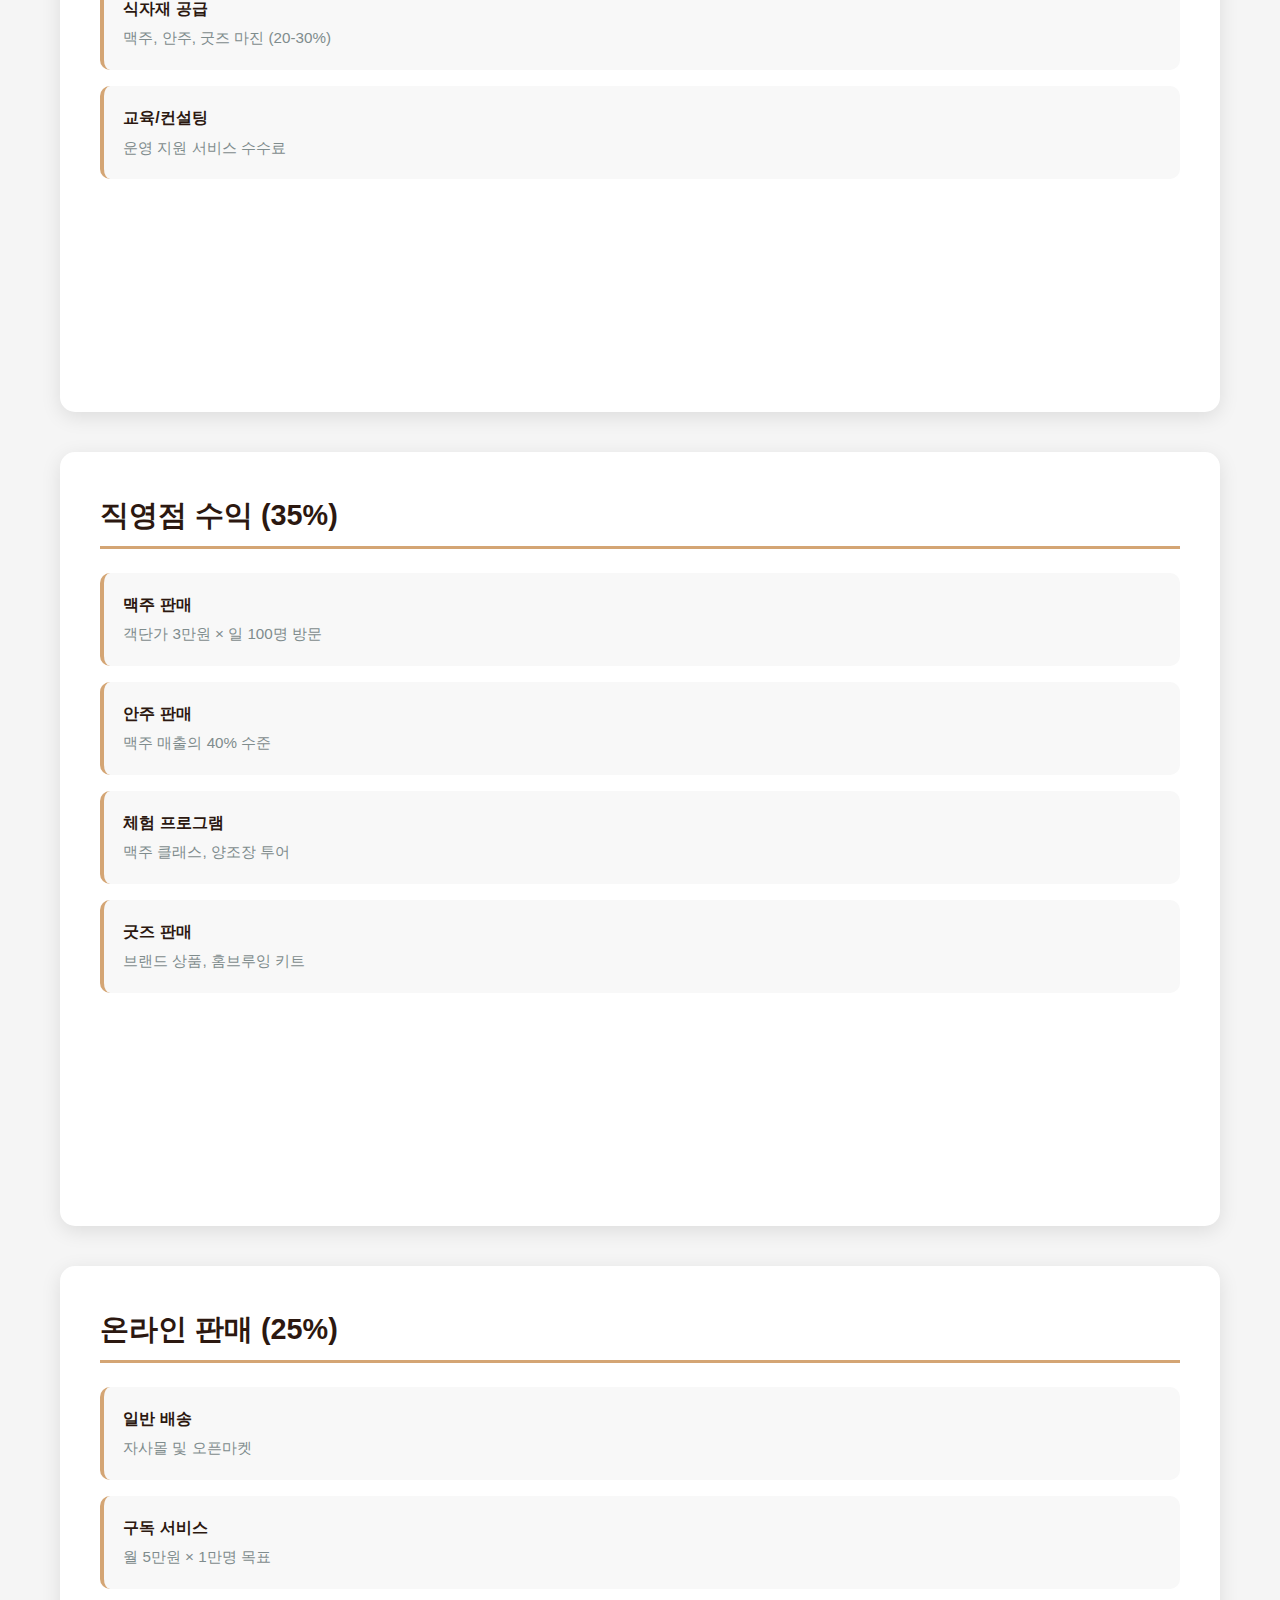
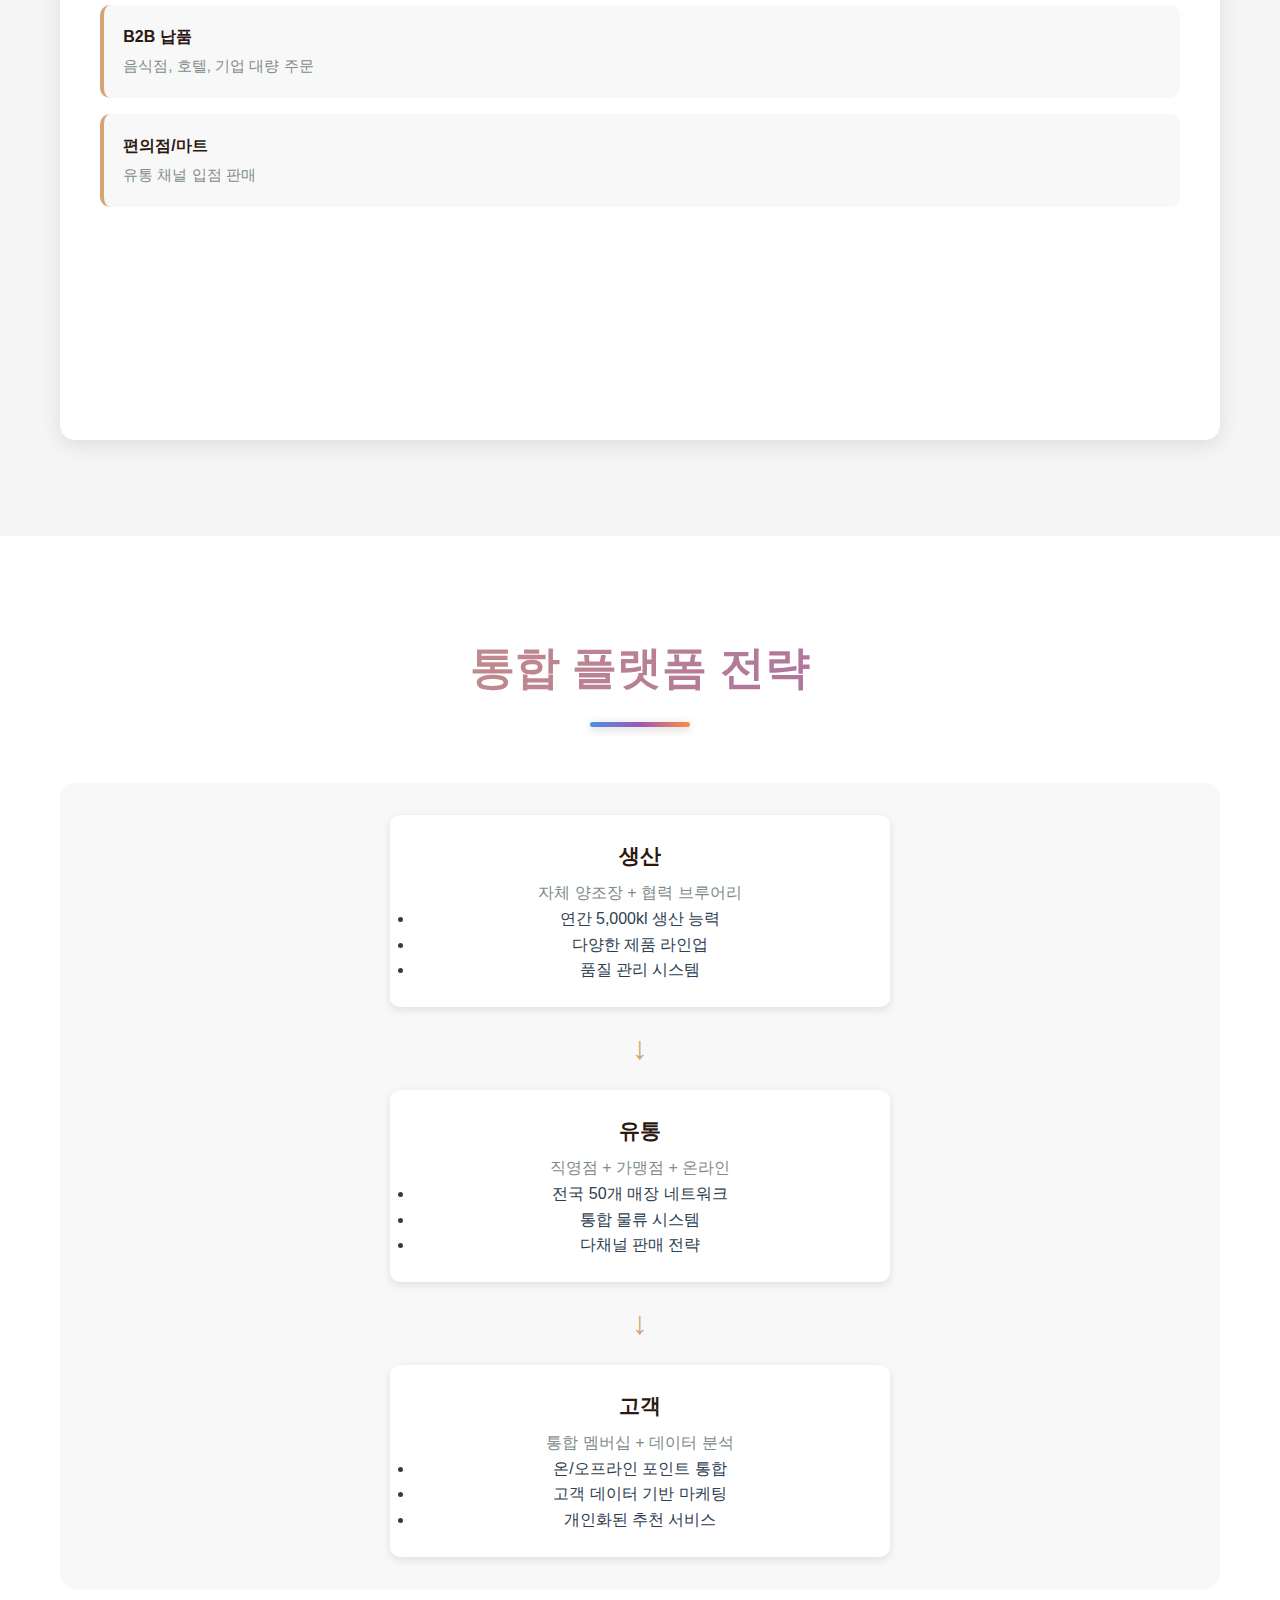
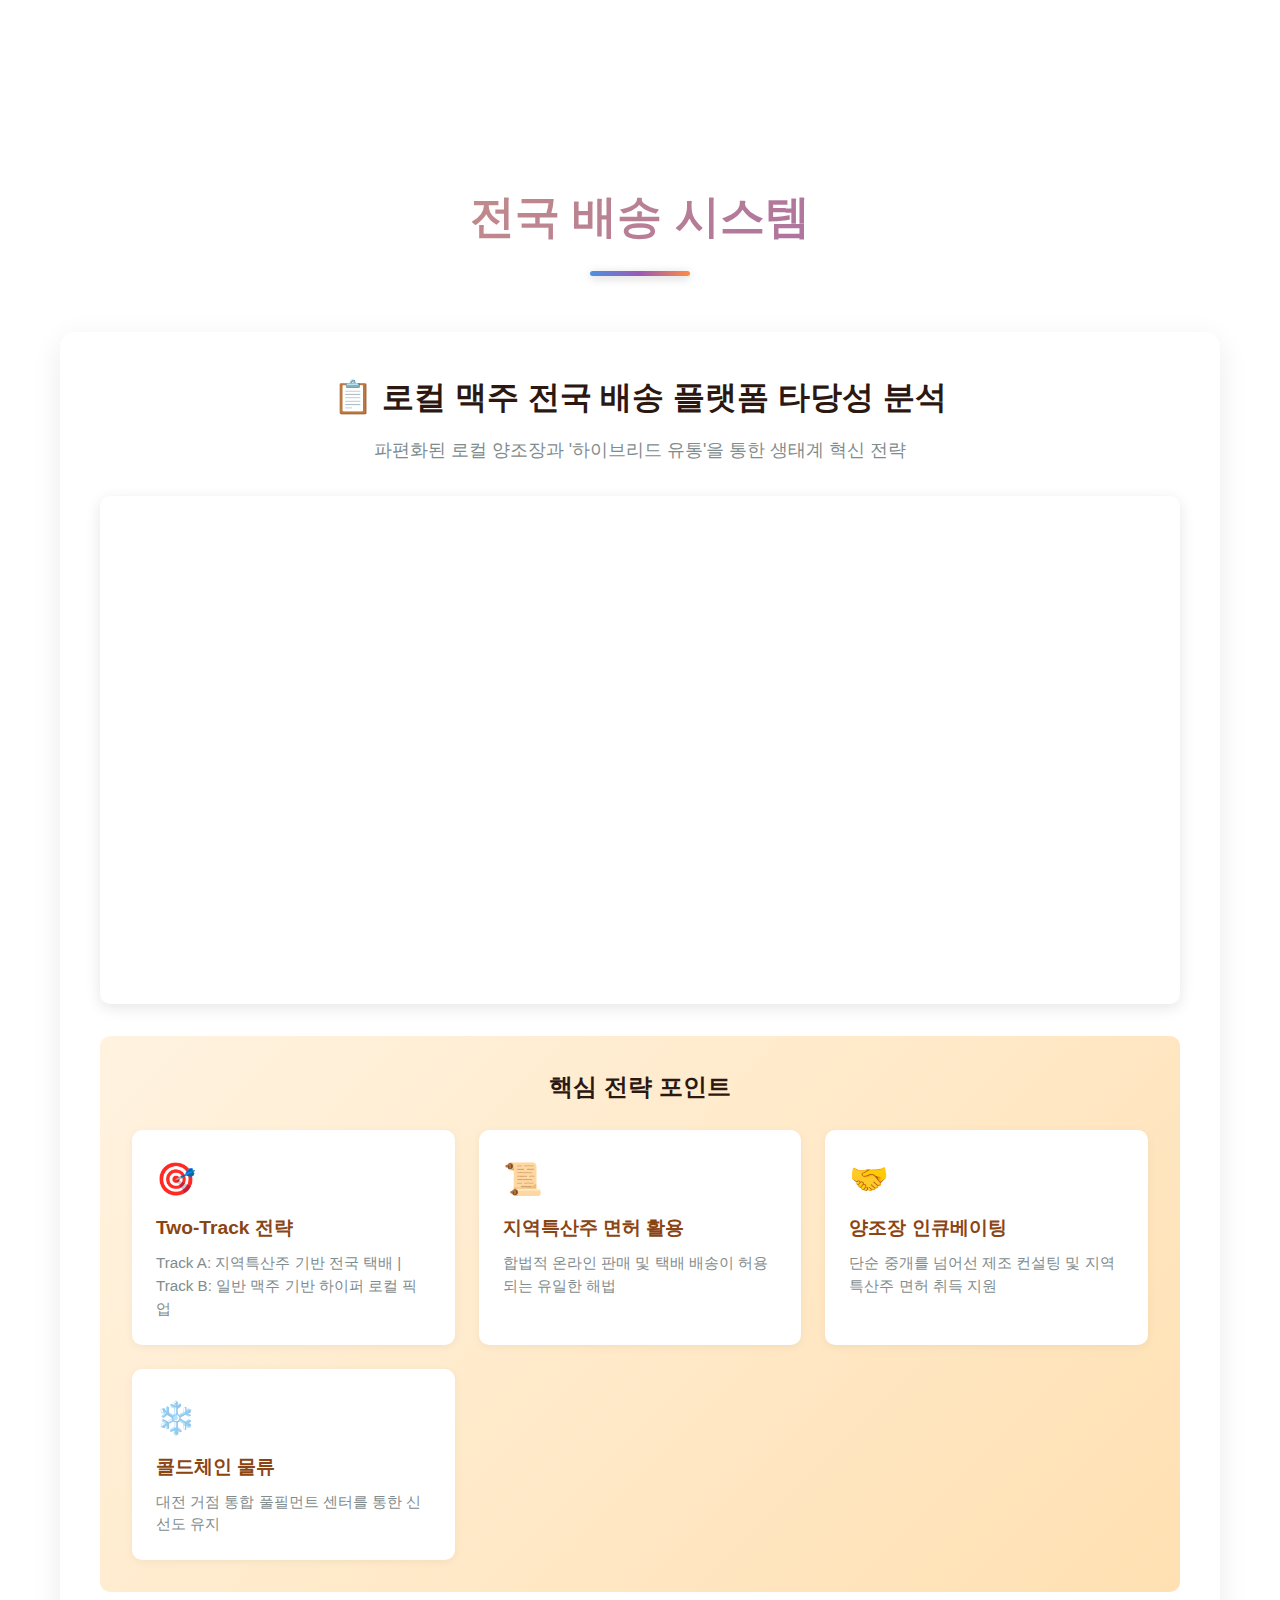
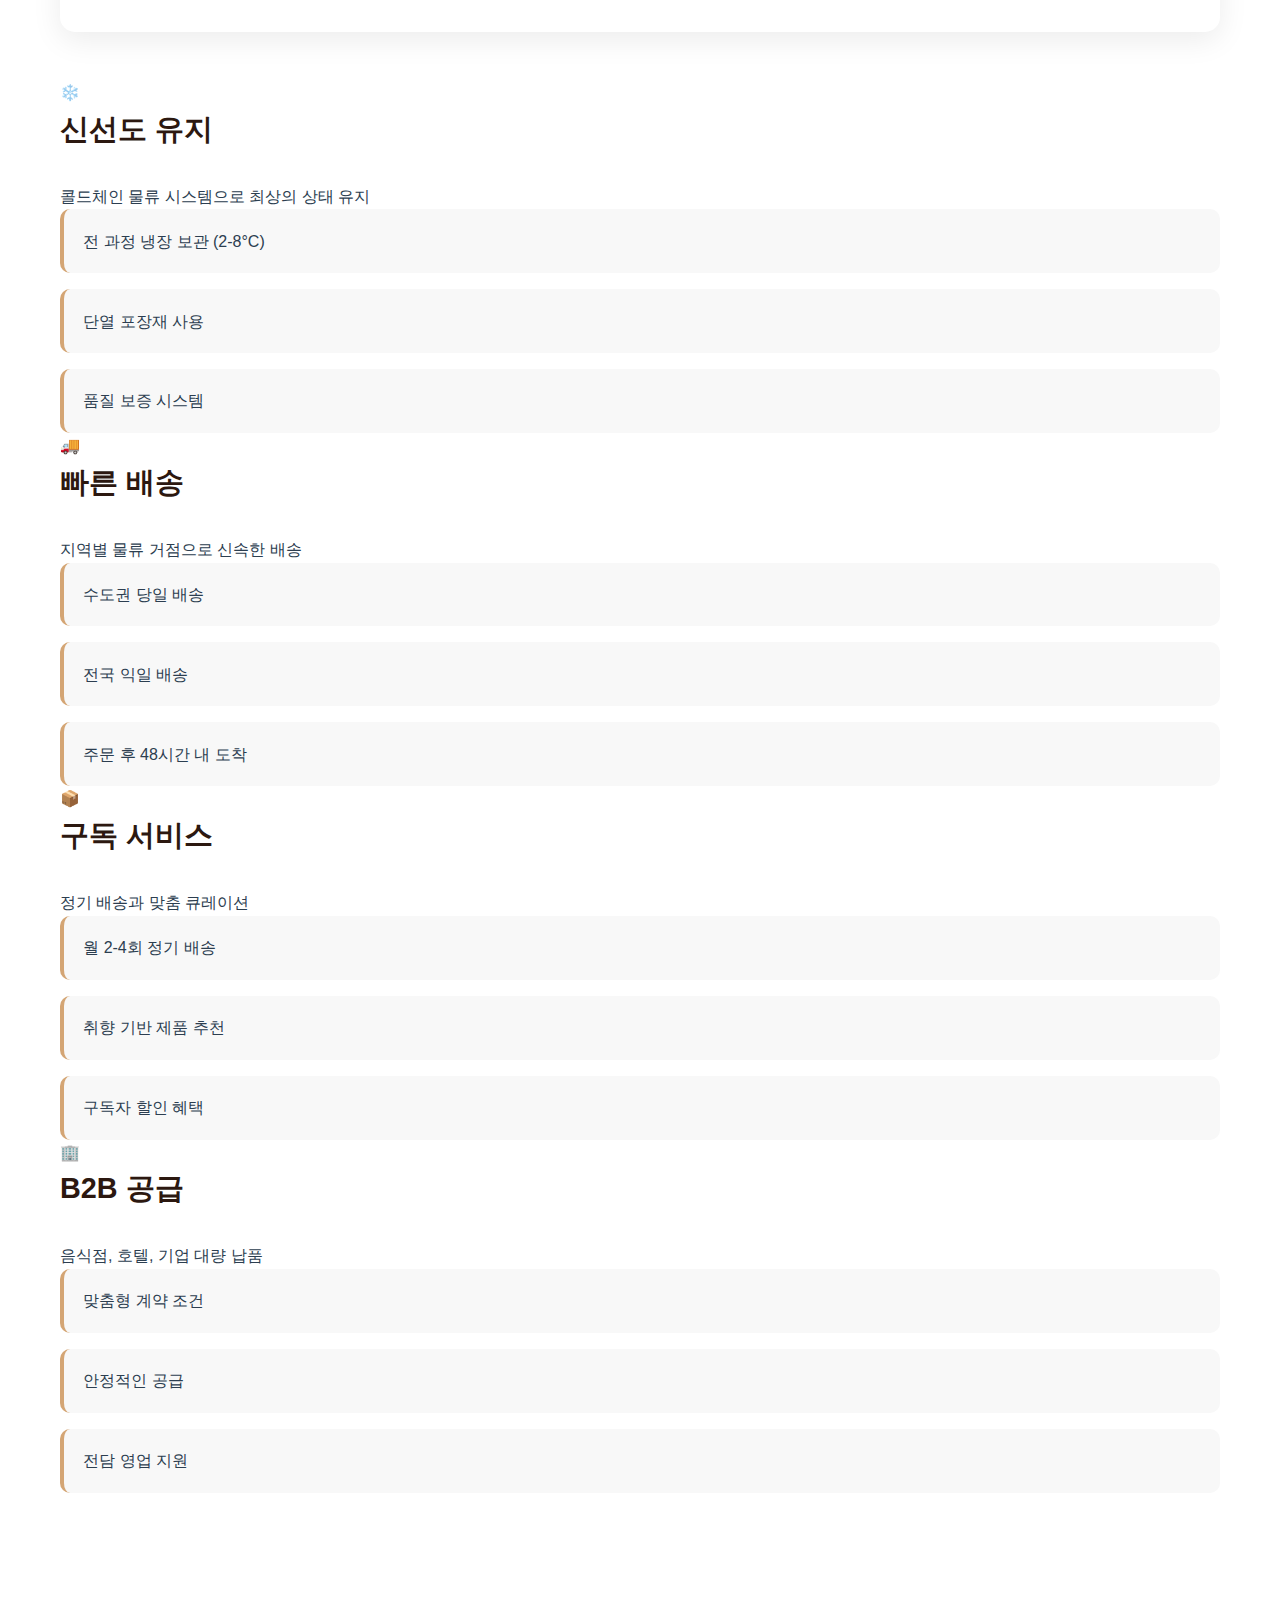
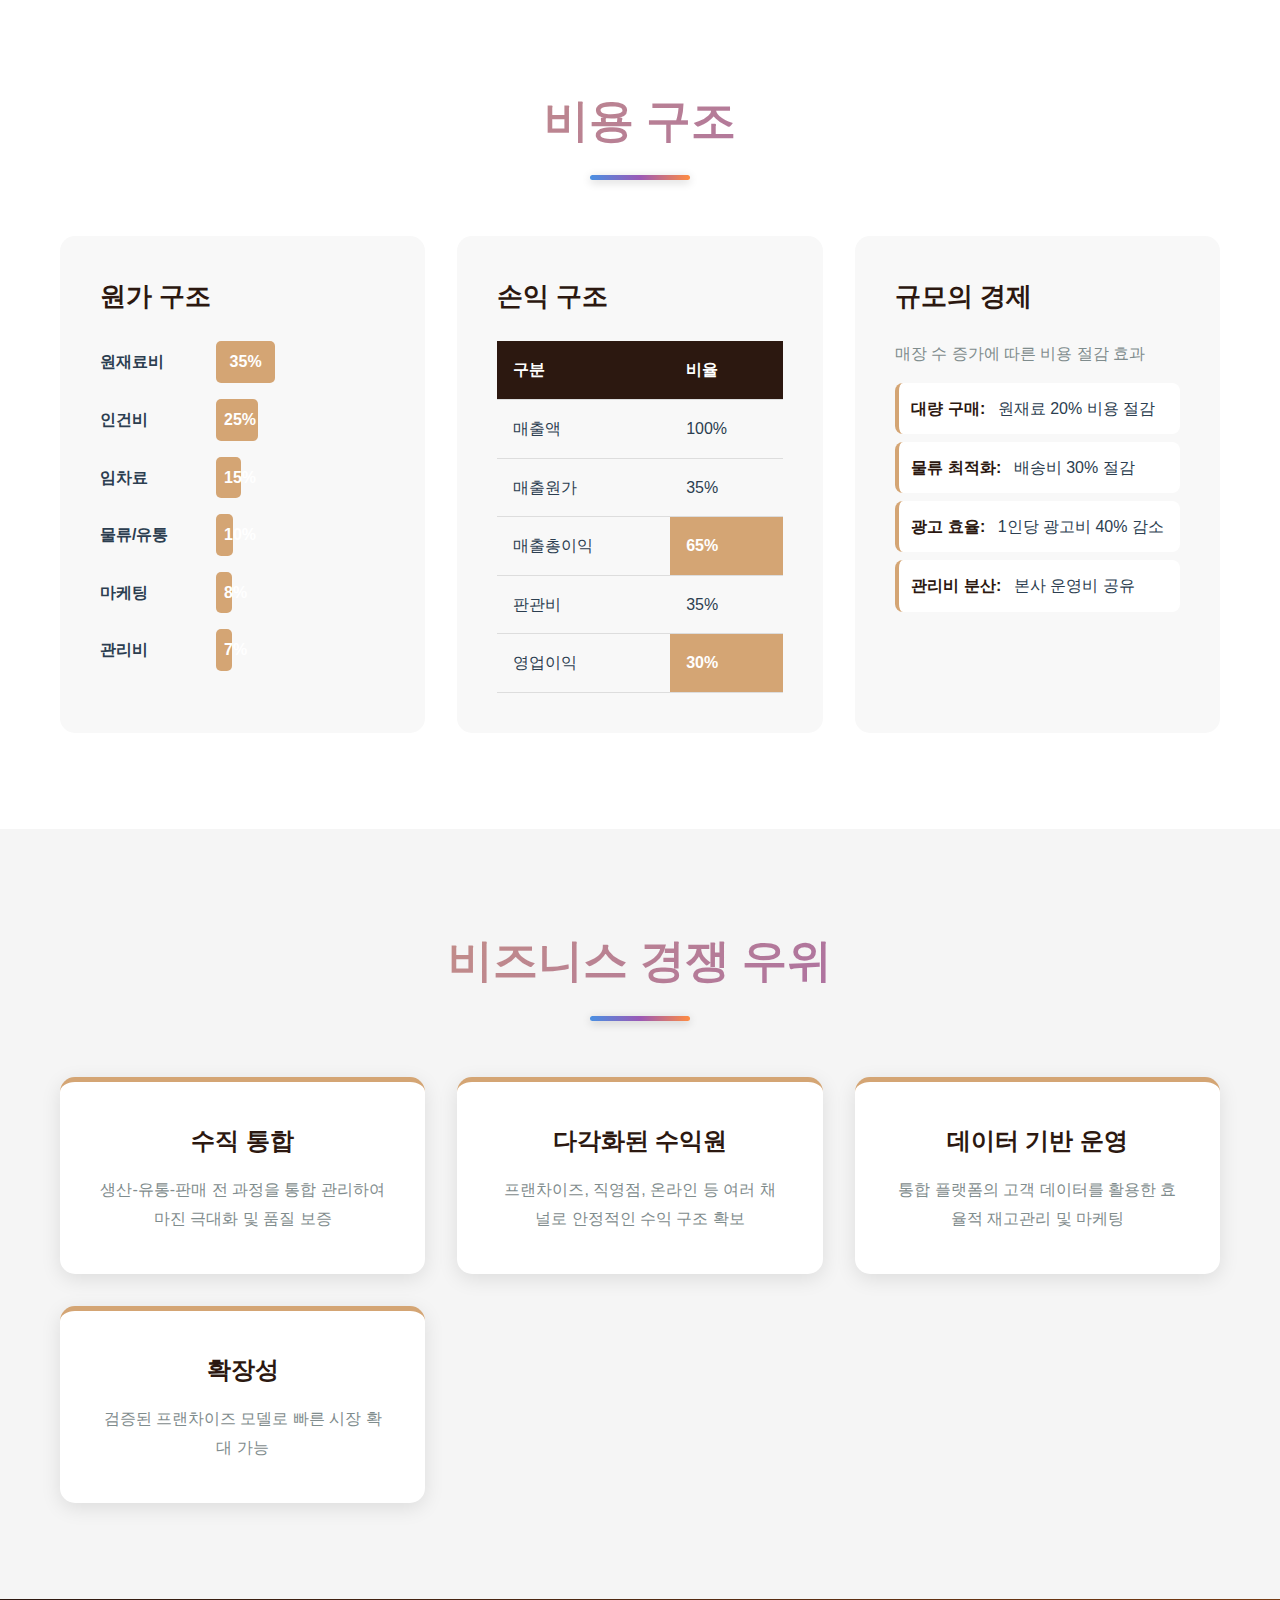
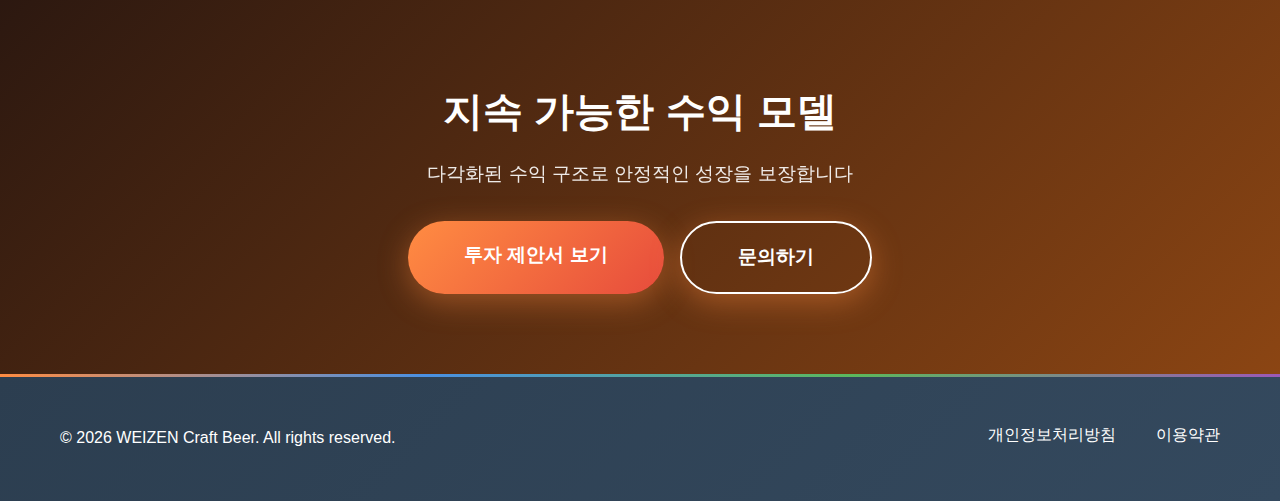
<file: 01 홈페이지-사업전랙 및 투자제안서/business.html>
<!DOCTYPE html>
<html lang="ko">
<head>
    <meta charset="UTF-8">
    <meta name="viewport" content="width=device-width, initial-scale=1.0">
    <title>비즈니스 모델 - 바이젠 수제맥주</title>
    <link rel="stylesheet" href="style.css">
</head>
<body>
    <!-- 네비게이션 -->
    <nav class="navbar">
        <div class="container">
            <div class="logo">WEIZEN</div>
            <ul class="nav-menu">
                <li><a href="index.html">홈</a></li>
                <li><a href="about.html">브랜드 소개</a></li>
                <li class="has-dropdown">
                    <a href="strategy.html">사업 전략</a>
                    <ul class="dropdown-menu">
                        <li><a href="strategy.html#franchise-detail">프랜차이즈 전략</a></li>
                        <li><a href="strategy.html#ecosystem">K-Beer 생태계</a></li>
                        <li><a href="strategy.html#benchmarking">스타벅스 벤치마킹</a></li>
                        <li><a href="strategy.html#roadmap">실행 로드맵</a></li>
                    </ul>
                </li>
                <li><a href="market.html">시장 분석</a></li>
                <li><a href="business.html" class="active">비즈니스 모델</a></li>
                <li><a href="investment.html">투자 제안</a></li>
                <li><a href="contact.html">문의하기</a></li>
            </ul>
            <div class="hamburger">
                <span></span>
                <span></span>
                <span></span>
            </div>
        </div>
    </nav>

    <!-- 페이지 헤더 -->
    <section class="page-header">
        <div class="container">
            <h1>비즈니스 모델</h1>
            <p>다각화된 수익 구조와 통합 플랫폼 전략</p>
        </div>
    </section>

    <!-- 비즈니스 모델 -->
    <section class="section business">
        <div class="container">
            <h2 class="section-title">수익 구조</h2>
            <div class="business-model">
                <div class="revenue-streams">
                    <div class="revenue-item">
                        <h4>프랜차이즈</h4>
                        <p>가맹비, 로열티, 식자재 공급</p>
                        <span class="percentage">40%</span>
                    </div>
                    <div class="revenue-item">
                        <h4>직영점</h4>
                        <p>매장 매출, 체험 프로그램</p>
                        <span class="percentage">35%</span>
                    </div>
                    <div class="revenue-item">
                        <h4>온라인 판매</h4>
                        <p>전국 배송, 구독 서비스</p>
                        <span class="percentage">25%</span>
                    </div>
                </div>
            </div>
        </div>
    </section>

    <!-- 수익 모델 상세 -->
    <section class="section revenue-detail">
        <div class="container">
            <h2 class="section-title">수익 모델 상세</h2>
            <div class="revenue-detail-grid">
                <div class="revenue-detail-card">
                    <h3>프랜차이즈 수익 (40%)</h3>
                    <div class="revenue-breakdown">
                        <div class="breakdown-item">
                            <strong>초기 가맹비</strong>
                            <p>점포당 3,000만원 (1회성)</p>
                        </div>
                        <div class="breakdown-item">
                            <strong>월 로열티</strong>
                            <p>매출의 5% (지속적)</p>
                        </div>
                        <div class="breakdown-item">
                            <strong>식자재 공급</strong>
                            <p>맥주, 안주, 굿즈 마진 (20-30%)</p>
                        </div>
                        <div class="breakdown-item">
                            <strong>교육/컨설팅</strong>
                            <p>운영 지원 서비스 수수료</p>
                        </div>
                    </div>
                    <div class="revenue-example">
                        <h4>예상 수익 (점포당)</h4>
                        <p><strong>연간 약 8,000만원</strong></p>
                        <small>가맹비 + 로열티 + 식자재 마진 합산</small>
                    </div>
                </div>
                <div class="revenue-detail-card">
                    <h3>직영점 수익 (35%)</h3>
                    <div class="revenue-breakdown">
                        <div class="breakdown-item">
                            <strong>맥주 판매</strong>
                            <p>객단가 3만원 × 일 100명 방문</p>
                        </div>
                        <div class="breakdown-item">
                            <strong>안주 판매</strong>
                            <p>맥주 매출의 40% 수준</p>
                        </div>
                        <div class="breakdown-item">
                            <strong>체험 프로그램</strong>
                            <p>맥주 클래스, 양조장 투어</p>
                        </div>
                        <div class="breakdown-item">
                            <strong>굿즈 판매</strong>
                            <p>브랜드 상품, 홈브루잉 키트</p>
                        </div>
                    </div>
                    <div class="revenue-example">
                        <h4>예상 수익 (점포당)</h4>
                        <p><strong>연간 약 12억원</strong></p>
                        <small>월 1억원 매출 기준</small>
                    </div>
                </div>
                <div class="revenue-detail-card">
                    <h3>온라인 판매 (25%)</h3>
                    <div class="revenue-breakdown">
                        <div class="breakdown-item">
                            <strong>일반 배송</strong>
                            <p>자사몰 및 오픈마켓</p>
                        </div>
                        <div class="breakdown-item">
                            <strong>구독 서비스</strong>
                            <p>월 5만원 × 1만명 목표</p>
                        </div>
                        <div class="breakdown-item">
                            <strong>B2B 납품</strong>
                            <p>음식점, 호텔, 기업 대량 주문</p>
                        </div>
                        <div class="breakdown-item">
                            <strong>편의점/마트</strong>
                            <p>유통 채널 입점 판매</p>
                        </div>
                    </div>
                    <div class="revenue-example">
                        <h4>예상 수익 (연간)</h4>
                        <p><strong>약 80억원</strong></p>
                        <small>2028년 목표 기준</small>
                    </div>
                </div>
            </div>
        </div>
    </section>

    <!-- 통합 플랫폼 전략 -->
    <section class="section platform-strategy">
        <div class="container">
            <h2 class="section-title">통합 플랫폼 전략</h2>
            <div class="platform-diagram">
                <div class="platform-layer">
                    <strong>생산</strong>
                    <p>자체 양조장 + 협력 브루어리</p>
                    <ul>
                        <li>연간 5,000kl 생산 능력</li>
                        <li>다양한 제품 라인업</li>
                        <li>품질 관리 시스템</li>
                    </ul>
                </div>
                <div class="arrow">↓</div>
                <div class="platform-layer">
                    <strong>유통</strong>
                    <p>직영점 + 가맹점 + 온라인</p>
                    <ul>
                        <li>전국 50개 매장 네트워크</li>
                        <li>통합 물류 시스템</li>
                        <li>다채널 판매 전략</li>
                    </ul>
                </div>
                <div class="arrow">↓</div>
                <div class="platform-layer">
                    <strong>고객</strong>
                    <p>통합 멤버십 + 데이터 분석</p>
                    <ul>
                        <li>온/오프라인 포인트 통합</li>
                        <li>고객 데이터 기반 마케팅</li>
                        <li>개인화된 추천 서비스</li>
                    </ul>
                </div>
            </div>
        </div>
    </section>

    <!-- 배송 시스템 -->
    <section class="section delivery-system">
        <div class="container">
            <h2 class="section-title">전국 배송 시스템</h2>

            <!-- 배송 전략 문서 -->
            <div class="delivery-strategy-document">
                <div class="document-header">
                    <h3>📋 로컬 맥주 전국 배송 플랫폼 타당성 분석</h3>
                    <p>파편화된 로컬 양조장과 '하이브리드 유통'을 통한 생태계 혁신 전략</p>
                </div>
                <div class="document-preview">
                    <iframe src="Local_Beer_National_Delivery_compressed.pdf#toolbar=0" class="pdf-document-viewer"></iframe>
                </div>
                <div class="document-highlights">
                    <h4>핵심 전략 포인트</h4>
                    <div class="highlights-grid">
                        <div class="highlight-item">
                            <span class="highlight-icon">🎯</span>
                            <h5>Two-Track 전략</h5>
                            <p>Track A: 지역특산주 기반 전국 택배 | Track B: 일반 맥주 기반 하이퍼 로컬 픽업</p>
                        </div>
                        <div class="highlight-item">
                            <span class="highlight-icon">📜</span>
                            <h5>지역특산주 면허 활용</h5>
                            <p>합법적 온라인 판매 및 택배 배송이 허용되는 유일한 해법</p>
                        </div>
                        <div class="highlight-item">
                            <span class="highlight-icon">🤝</span>
                            <h5>양조장 인큐베이팅</h5>
                            <p>단순 중개를 넘어선 제조 컨설팅 및 지역특산주 면허 취득 지원</p>
                        </div>
                        <div class="highlight-item">
                            <span class="highlight-icon">❄️</span>
                            <h5>콜드체인 물류</h5>
                            <p>대전 거점 통합 풀필먼트 센터를 통한 신선도 유지</p>
                        </div>
                    </div>
                </div>
            </div>

            <div class="delivery-content">
                <div class="delivery-features">
                    <div class="delivery-feature">
                        <div class="feature-icon">❄️</div>
                        <h3>신선도 유지</h3>
                        <p>콜드체인 물류 시스템으로 최상의 상태 유지</p>
                        <ul>
                            <li>전 과정 냉장 보관 (2-8°C)</li>
                            <li>단열 포장재 사용</li>
                            <li>품질 보증 시스템</li>
                        </ul>
                    </div>
                    <div class="delivery-feature">
                        <div class="feature-icon">🚚</div>
                        <h3>빠른 배송</h3>
                        <p>지역별 물류 거점으로 신속한 배송</p>
                        <ul>
                            <li>수도권 당일 배송</li>
                            <li>전국 익일 배송</li>
                            <li>주문 후 48시간 내 도착</li>
                        </ul>
                    </div>
                    <div class="delivery-feature">
                        <div class="feature-icon">📦</div>
                        <h3>구독 서비스</h3>
                        <p>정기 배송과 맞춤 큐레이션</p>
                        <ul>
                            <li>월 2-4회 정기 배송</li>
                            <li>취향 기반 제품 추천</li>
                            <li>구독자 할인 혜택</li>
                        </ul>
                    </div>
                    <div class="delivery-feature">
                        <div class="feature-icon">🏢</div>
                        <h3>B2B 공급</h3>
                        <p>음식점, 호텔, 기업 대량 납품</p>
                        <ul>
                            <li>맞춤형 계약 조건</li>
                            <li>안정적인 공급</li>
                            <li>전담 영업 지원</li>
                        </ul>
                    </div>
                </div>
            </div>
        </div>
    </section>

    <!-- 비용 구조 -->
    <section class="section cost-structure">
        <div class="container">
            <h2 class="section-title">비용 구조</h2>
            <div class="cost-grid">
                <div class="cost-card">
                    <h3>원가 구조</h3>
                    <div class="cost-breakdown">
                        <div class="cost-item">
                            <span class="cost-label">원재료비</span>
                            <span class="cost-bar" style="width: 35%">35%</span>
                        </div>
                        <div class="cost-item">
                            <span class="cost-label">인건비</span>
                            <span class="cost-bar" style="width: 25%">25%</span>
                        </div>
                        <div class="cost-item">
                            <span class="cost-label">임차료</span>
                            <span class="cost-bar" style="width: 15%">15%</span>
                        </div>
                        <div class="cost-item">
                            <span class="cost-label">물류/유통</span>
                            <span class="cost-bar" style="width: 10%">10%</span>
                        </div>
                        <div class="cost-item">
                            <span class="cost-label">마케팅</span>
                            <span class="cost-bar" style="width: 8%">8%</span>
                        </div>
                        <div class="cost-item">
                            <span class="cost-label">관리비</span>
                            <span class="cost-bar" style="width: 7%">7%</span>
                        </div>
                    </div>
                </div>
                <div class="cost-card">
                    <h3>손익 구조</h3>
                    <table class="profit-table">
                        <tr>
                            <th>구분</th>
                            <th>비율</th>
                        </tr>
                        <tr>
                            <td>매출액</td>
                            <td>100%</td>
                        </tr>
                        <tr>
                            <td>매출원가</td>
                            <td>35%</td>
                        </tr>
                        <tr>
                            <td>매출총이익</td>
                            <td class="highlight">65%</td>
                        </tr>
                        <tr>
                            <td>판관비</td>
                            <td>35%</td>
                        </tr>
                        <tr>
                            <td>영업이익</td>
                            <td class="highlight">30%</td>
                        </tr>
                    </table>
                </div>
                <div class="cost-card">
                    <h3>규모의 경제</h3>
                    <p>매장 수 증가에 따른 비용 절감 효과</p>
                    <ul>
                        <li><strong>대량 구매:</strong> 원재료 20% 비용 절감</li>
                        <li><strong>물류 최적화:</strong> 배송비 30% 절감</li>
                        <li><strong>광고 효율:</strong> 1인당 광고비 40% 감소</li>
                        <li><strong>관리비 분산:</strong> 본사 운영비 공유</li>
                    </ul>
                </div>
            </div>
        </div>
    </section>

    <!-- 경쟁 우위 -->
    <section class="section competitive-advantages">
        <div class="container">
            <h2 class="section-title">비즈니스 경쟁 우위</h2>
            <div class="advantages-grid">
                <div class="advantage-card">
                    <h3>수직 통합</h3>
                    <p>생산-유통-판매 전 과정을 통합 관리하여 마진 극대화 및 품질 보증</p>
                </div>
                <div class="advantage-card">
                    <h3>다각화된 수익원</h3>
                    <p>프랜차이즈, 직영점, 온라인 등 여러 채널로 안정적인 수익 구조 확보</p>
                </div>
                <div class="advantage-card">
                    <h3>데이터 기반 운영</h3>
                    <p>통합 플랫폼의 고객 데이터를 활용한 효율적 재고관리 및 마케팅</p>
                </div>
                <div class="advantage-card">
                    <h3>확장성</h3>
                    <p>검증된 프랜차이즈 모델로 빠른 시장 확대 가능</p>
                </div>
            </div>
        </div>
    </section>

    <!-- CTA 섹션 -->
    <section class="section cta-section">
        <div class="container">
            <h2>지속 가능한 수익 모델</h2>
            <p>다각화된 수익 구조로 안정적인 성장을 보장합니다</p>
            <div class="cta-buttons">
                <a href="investment.html" class="cta-button">투자 제안서 보기</a>
                <a href="contact.html" class="cta-button secondary">문의하기</a>
            </div>
        </div>
    </section>

    <!-- 푸터 -->
    <footer class="footer">
        <div class="container">
            <p>&copy; 2026 WEIZEN Craft Beer. All rights reserved.</p>
            <div class="footer-links">
                <a href="#">개인정보처리방침</a>
                <a href="#">이용약관</a>
            </div>
        </div>
    </footer>

    <script src="script.js"></script>
    <script src="https://chatbot-sdk.aitalker.co.kr/talker-sdk.umd.js"></script>
    <script>
        TalkerSDK.initializeTalkerSDK({ code: "biz008", position: "right" });
    </script>
</body>
</html>
</file>
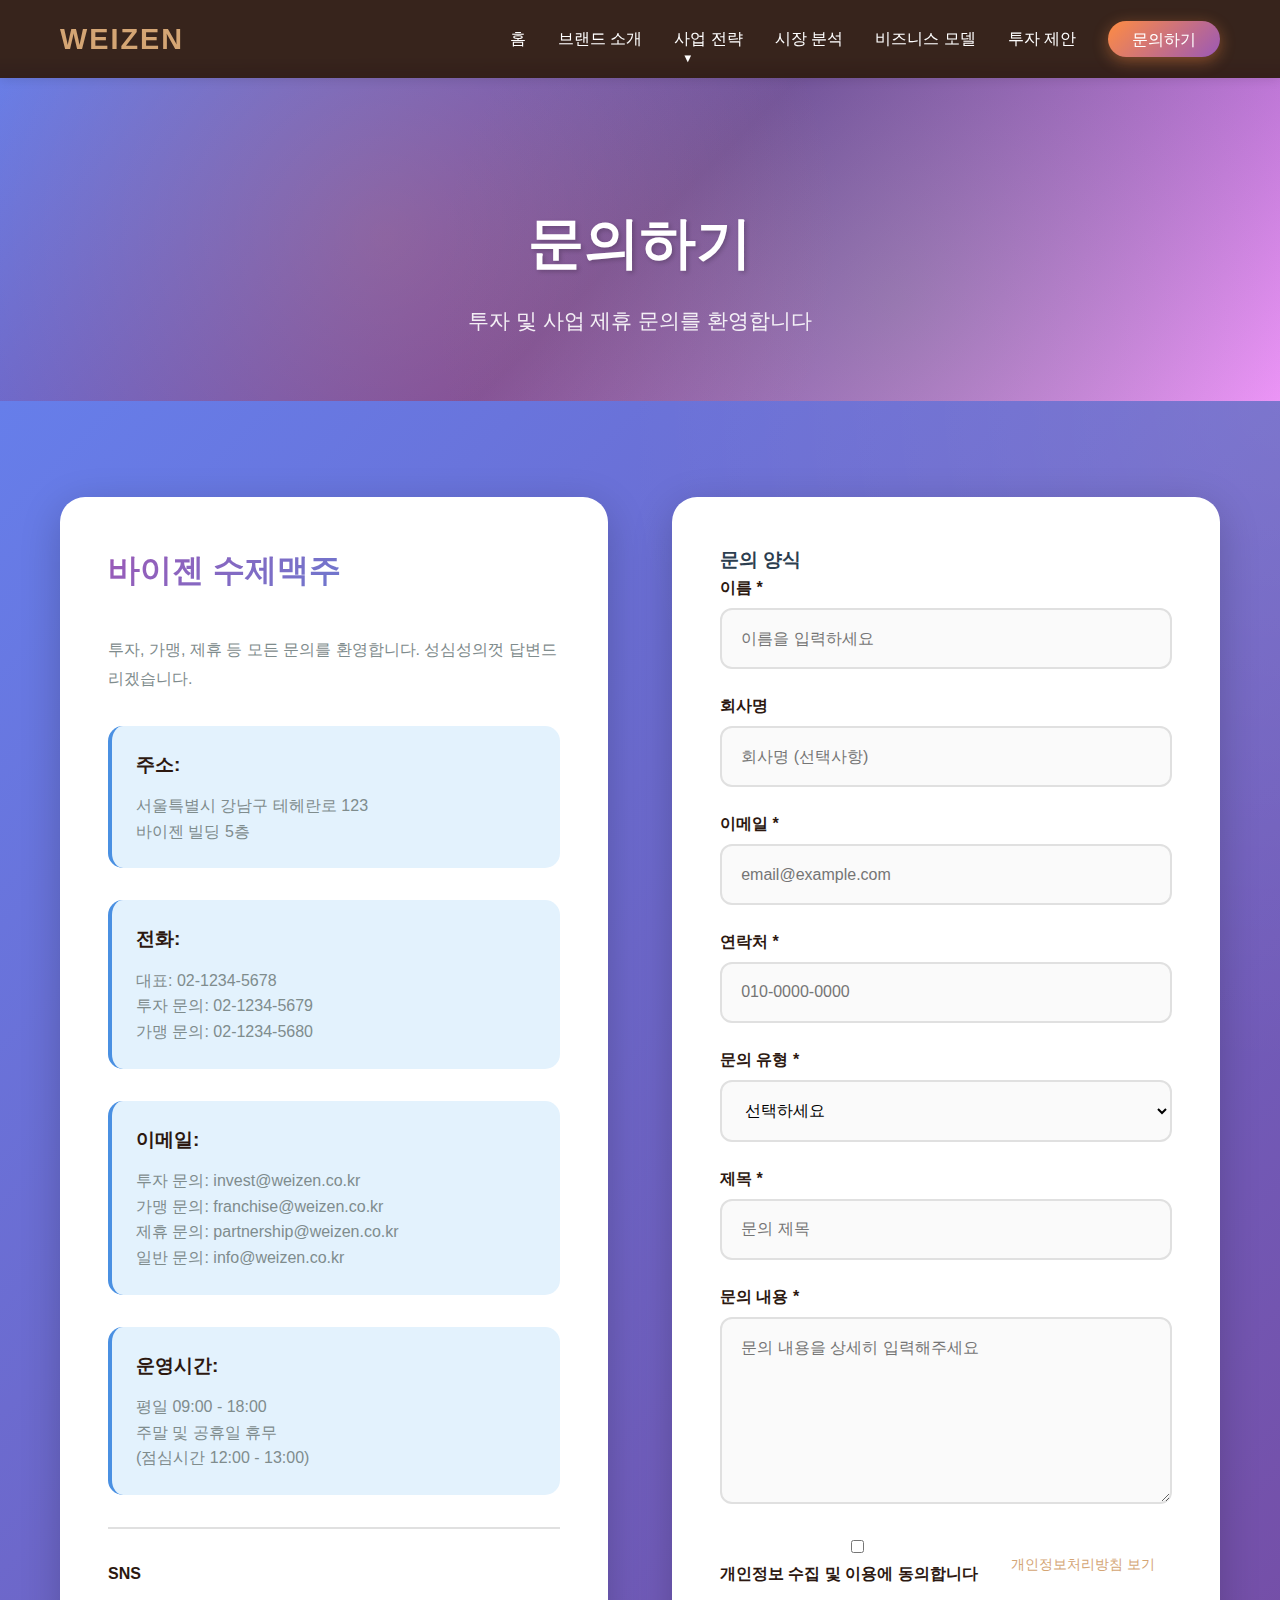
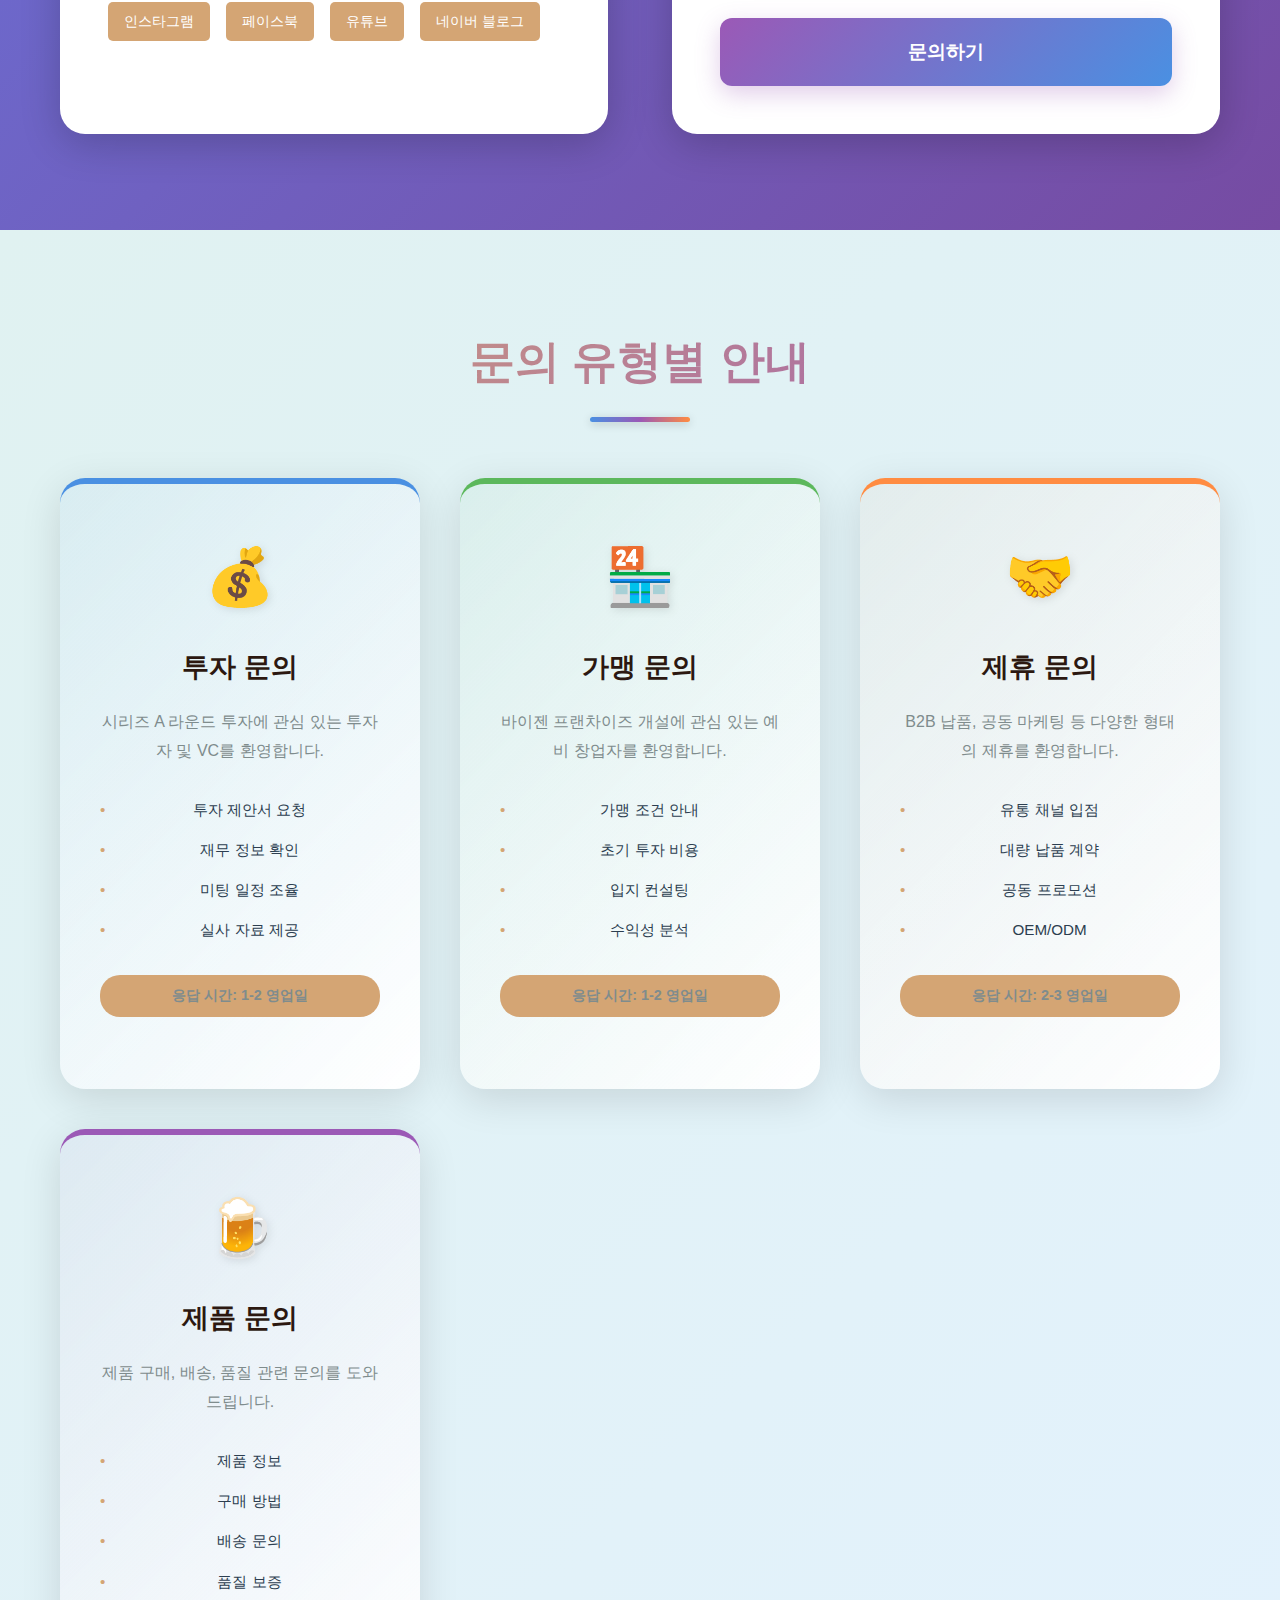
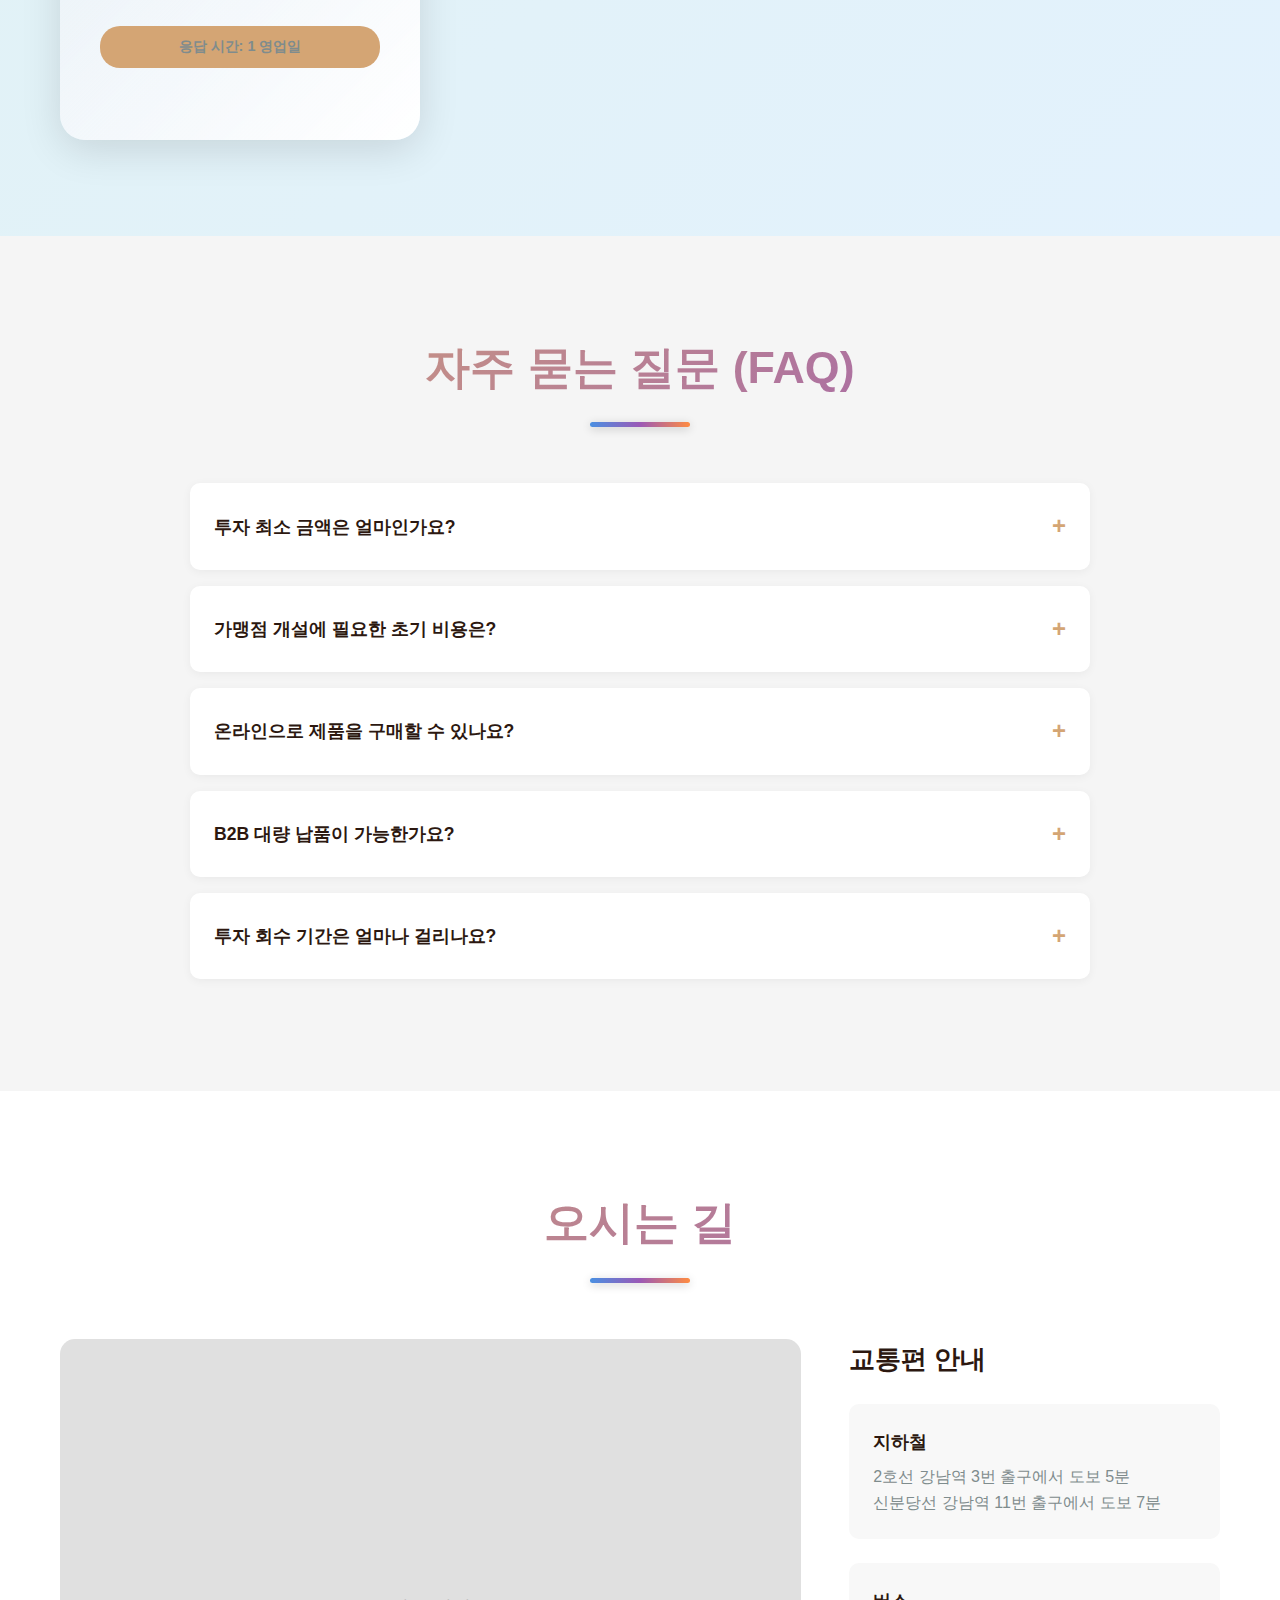
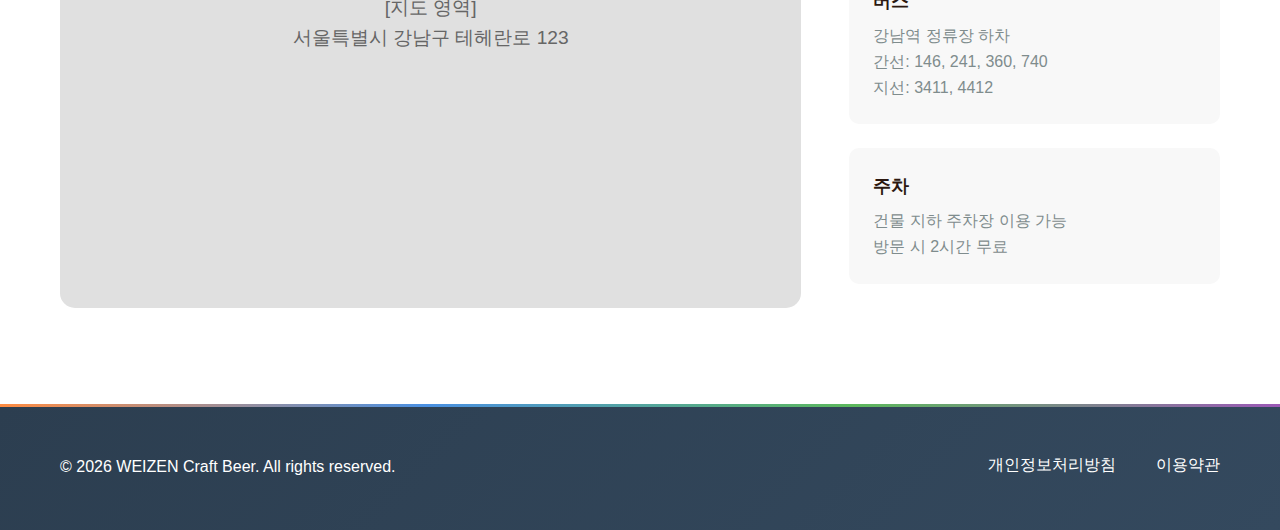
<file: 01 홈페이지-사업전랙 및 투자제안서/contact.html>
<!DOCTYPE html>
<html lang="ko">
<head>
    <meta charset="UTF-8">
    <meta name="viewport" content="width=device-width, initial-scale=1.0">
    <title>문의하기 - 바이젠 수제맥주</title>
    <link rel="stylesheet" href="style.css">
</head>
<body>
    <!-- 네비게이션 -->
    <nav class="navbar">
        <div class="container">
            <div class="logo">WEIZEN</div>
            <ul class="nav-menu">
                <li><a href="index.html">홈</a></li>
                <li><a href="about.html">브랜드 소개</a></li>
                <li class="has-dropdown">
                    <a href="strategy.html">사업 전략</a>
                    <ul class="dropdown-menu">
                        <li><a href="strategy.html#franchise-detail">프랜차이즈 전략</a></li>
                        <li><a href="strategy.html#ecosystem">K-Beer 생태계</a></li>
                        <li><a href="strategy.html#benchmarking">스타벅스 벤치마킹</a></li>
                        <li><a href="strategy.html#roadmap">실행 로드맵</a></li>
                    </ul>
                </li>
                <li><a href="market.html">시장 분석</a></li>
                <li><a href="business.html">비즈니스 모델</a></li>
                <li><a href="investment.html">투자 제안</a></li>
                <li><a href="contact.html" class="active">문의하기</a></li>
            </ul>
            <div class="hamburger">
                <span></span>
                <span></span>
                <span></span>
            </div>
        </div>
    </nav>

    <!-- 페이지 헤더 -->
    <section class="page-header">
        <div class="container">
            <h1>문의하기</h1>
            <p>투자 및 사업 제휴 문의를 환영합니다</p>
        </div>
    </section>

    <!-- 문의하기 -->
    <section class="section contact">
        <div class="container">
            <div class="contact-content">
                <div class="contact-info">
                    <h3>바이젠 수제맥주</h3>
                    <p class="contact-intro">투자, 가맹, 제휴 등 모든 문의를 환영합니다. 성심성의껏 답변드리겠습니다.</p>

                    <div class="info-item">
                        <strong>주소:</strong>
                        <p>서울특별시 강남구 테헤란로 123</p>
                        <p>바이젠 빌딩 5층</p>
                    </div>
                    <div class="info-item">
                        <strong>전화:</strong>
                        <p>대표: 02-1234-5678</p>
                        <p>투자 문의: 02-1234-5679</p>
                        <p>가맹 문의: 02-1234-5680</p>
                    </div>
                    <div class="info-item">
                        <strong>이메일:</strong>
                        <p>투자 문의: invest@weizen.co.kr</p>
                        <p>가맹 문의: franchise@weizen.co.kr</p>
                        <p>제휴 문의: partnership@weizen.co.kr</p>
                        <p>일반 문의: info@weizen.co.kr</p>
                    </div>
                    <div class="info-item">
                        <strong>운영시간:</strong>
                        <p>평일 09:00 - 18:00</p>
                        <p>주말 및 공휴일 휴무</p>
                        <p>(점심시간 12:00 - 13:00)</p>
                    </div>

                    <div class="social-links">
                        <h4>SNS</h4>
                        <div class="social-icons">
                            <a href="#" class="social-icon">인스타그램</a>
                            <a href="#" class="social-icon">페이스북</a>
                            <a href="#" class="social-icon">유튜브</a>
                            <a href="#" class="social-icon">네이버 블로그</a>
                        </div>
                    </div>
                </div>

                <div class="contact-form">
                    <h3>문의 양식</h3>
                    <form>
                        <div class="form-group">
                            <label for="name">이름 *</label>
                            <input type="text" id="name" placeholder="이름을 입력하세요" required>
                        </div>
                        <div class="form-group">
                            <label for="company">회사명</label>
                            <input type="text" id="company" placeholder="회사명 (선택사항)">
                        </div>
                        <div class="form-group">
                            <label for="email">이메일 *</label>
                            <input type="email" id="email" placeholder="email@example.com" required>
                        </div>
                        <div class="form-group">
                            <label for="phone">연락처 *</label>
                            <input type="tel" id="phone" placeholder="010-0000-0000" required>
                        </div>
                        <div class="form-group">
                            <label for="type">문의 유형 *</label>
                            <select id="type" required>
                                <option value="">선택하세요</option>
                                <option value="investment">투자 문의</option>
                                <option value="franchise">가맹 문의</option>
                                <option value="partnership">제휴 문의</option>
                                <option value="product">제품 문의</option>
                                <option value="other">기타 문의</option>
                            </select>
                        </div>
                        <div class="form-group">
                            <label for="subject">제목 *</label>
                            <input type="text" id="subject" placeholder="문의 제목" required>
                        </div>
                        <div class="form-group">
                            <label for="message">문의 내용 *</label>
                            <textarea id="message" placeholder="문의 내용을 상세히 입력해주세요" rows="8" required></textarea>
                        </div>
                        <div class="form-group checkbox-group">
                            <label>
                                <input type="checkbox" required>
                                개인정보 수집 및 이용에 동의합니다
                            </label>
                            <a href="#" class="privacy-link">개인정보처리방침 보기</a>
                        </div>
                        <button type="submit" class="submit-button">문의하기</button>
                    </form>
                </div>
            </div>
        </div>
    </section>

    <!-- 문의 유형별 안내 -->
    <section class="section inquiry-types">
        <div class="container">
            <h2 class="section-title">문의 유형별 안내</h2>
            <div class="inquiry-grid">
                <div class="inquiry-card">
                    <div class="inquiry-icon">💰</div>
                    <h3>투자 문의</h3>
                    <p>시리즈 A 라운드 투자에 관심 있는 투자자 및 VC를 환영합니다.</p>
                    <ul>
                        <li>투자 제안서 요청</li>
                        <li>재무 정보 확인</li>
                        <li>미팅 일정 조율</li>
                        <li>실사 자료 제공</li>
                    </ul>
                    <p class="response-time">응답 시간: 1-2 영업일</p>
                </div>
                <div class="inquiry-card">
                    <div class="inquiry-icon">🏪</div>
                    <h3>가맹 문의</h3>
                    <p>바이젠 프랜차이즈 개설에 관심 있는 예비 창업자를 환영합니다.</p>
                    <ul>
                        <li>가맹 조건 안내</li>
                        <li>초기 투자 비용</li>
                        <li>입지 컨설팅</li>
                        <li>수익성 분석</li>
                    </ul>
                    <p class="response-time">응답 시간: 1-2 영업일</p>
                </div>
                <div class="inquiry-card">
                    <div class="inquiry-icon">🤝</div>
                    <h3>제휴 문의</h3>
                    <p>B2B 납품, 공동 마케팅 등 다양한 형태의 제휴를 환영합니다.</p>
                    <ul>
                        <li>유통 채널 입점</li>
                        <li>대량 납품 계약</li>
                        <li>공동 프로모션</li>
                        <li>OEM/ODM</li>
                    </ul>
                    <p class="response-time">응답 시간: 2-3 영업일</p>
                </div>
                <div class="inquiry-card">
                    <div class="inquiry-icon">🍺</div>
                    <h3>제품 문의</h3>
                    <p>제품 구매, 배송, 품질 관련 문의를 도와드립니다.</p>
                    <ul>
                        <li>제품 정보</li>
                        <li>구매 방법</li>
                        <li>배송 문의</li>
                        <li>품질 보증</li>
                    </ul>
                    <p class="response-time">응답 시간: 1 영업일</p>
                </div>
            </div>
        </div>
    </section>

    <!-- FAQ -->
    <section class="section faq">
        <div class="container">
            <h2 class="section-title">자주 묻는 질문 (FAQ)</h2>
            <div class="faq-list">
                <div class="faq-item">
                    <div class="faq-question">
                        <h4>투자 최소 금액은 얼마인가요?</h4>
                        <span class="faq-toggle">+</span>
                    </div>
                    <div class="faq-answer">
                        <p>최소 투자 금액은 1억원부터 가능하며, 투자 규모에 따라 협의 가능합니다. 자세한 조건은 투자 제안서를 참고해주세요.</p>
                    </div>
                </div>
                <div class="faq-item">
                    <div class="faq-question">
                        <h4>가맹점 개설에 필요한 초기 비용은?</h4>
                        <span class="faq-toggle">+</span>
                    </div>
                    <div class="faq-answer">
                        <p>가맹비 3,000만원과 인테리어, 장비 등을 포함하여 약 1.5억~2억원 정도 필요합니다. 점포 규모와 입지에 따라 달라질 수 있습니다.</p>
                    </div>
                </div>
                <div class="faq-item">
                    <div class="faq-question">
                        <h4>온라인으로 제품을 구매할 수 있나요?</h4>
                        <span class="faq-toggle">+</span>
                    </div>
                    <div class="faq-answer">
                        <p>네, 자사 홈페이지와 주요 온라인 쇼핑몰에서 구매 가능합니다. 전국 배송이 가능하며, 신선도 유지를 위해 콜드체인 배송을 진행합니다.</p>
                    </div>
                </div>
                <div class="faq-item">
                    <div class="faq-question">
                        <h4>B2B 대량 납품이 가능한가요?</h4>
                        <span class="faq-toggle">+</span>
                    </div>
                    <div class="faq-answer">
                        <p>음식점, 호텔, 기업 등 B2B 대량 납품이 가능합니다. 별도의 계약 조건과 가격 협의가 진행되며, 안정적인 공급을 보장합니다.</p>
                    </div>
                </div>
                <div class="faq-item">
                    <div class="faq-question">
                        <h4>투자 회수 기간은 얼마나 걸리나요?</h4>
                        <span class="faq-toggle">+</span>
                    </div>
                    <div class="faq-answer">
                        <p>3년 내 5배 수익을 목표로 하고 있으며, 2028-2029년 IPO 또는 M&A를 통한 Exit을 계획하고 있습니다.</p>
                    </div>
                </div>
            </div>
        </div>
    </section>

    <!-- 오시는 길 -->
    <section class="section location">
        <div class="container">
            <h2 class="section-title">오시는 길</h2>
            <div class="location-content">
                <div class="map-placeholder">
                    <p>[지도 영역]</p>
                    <p>서울특별시 강남구 테헤란로 123</p>
                </div>
                <div class="location-info">
                    <h3>교통편 안내</h3>
                    <div class="transport-item">
                        <strong>지하철</strong>
                        <p>2호선 강남역 3번 출구에서 도보 5분</p>
                        <p>신분당선 강남역 11번 출구에서 도보 7분</p>
                    </div>
                    <div class="transport-item">
                        <strong>버스</strong>
                        <p>강남역 정류장 하차</p>
                        <p>간선: 146, 241, 360, 740</p>
                        <p>지선: 3411, 4412</p>
                    </div>
                    <div class="transport-item">
                        <strong>주차</strong>
                        <p>건물 지하 주차장 이용 가능</p>
                        <p>방문 시 2시간 무료</p>
                    </div>
                </div>
            </div>
        </div>
    </section>

    <!-- 푸터 -->
    <footer class="footer">
        <div class="container">
            <p>&copy; 2026 WEIZEN Craft Beer. All rights reserved.</p>
            <div class="footer-links">
                <a href="#">개인정보처리방침</a>
                <a href="#">이용약관</a>
            </div>
        </div>
    </footer>

    <script src="script.js"></script>
    <script src="https://chatbot-sdk.aitalker.co.kr/talker-sdk.umd.js"></script>
    <script>
        TalkerSDK.initializeTalkerSDK({ code: "biz008", position: "right" });
    </script>
</body>
</html>
</file>
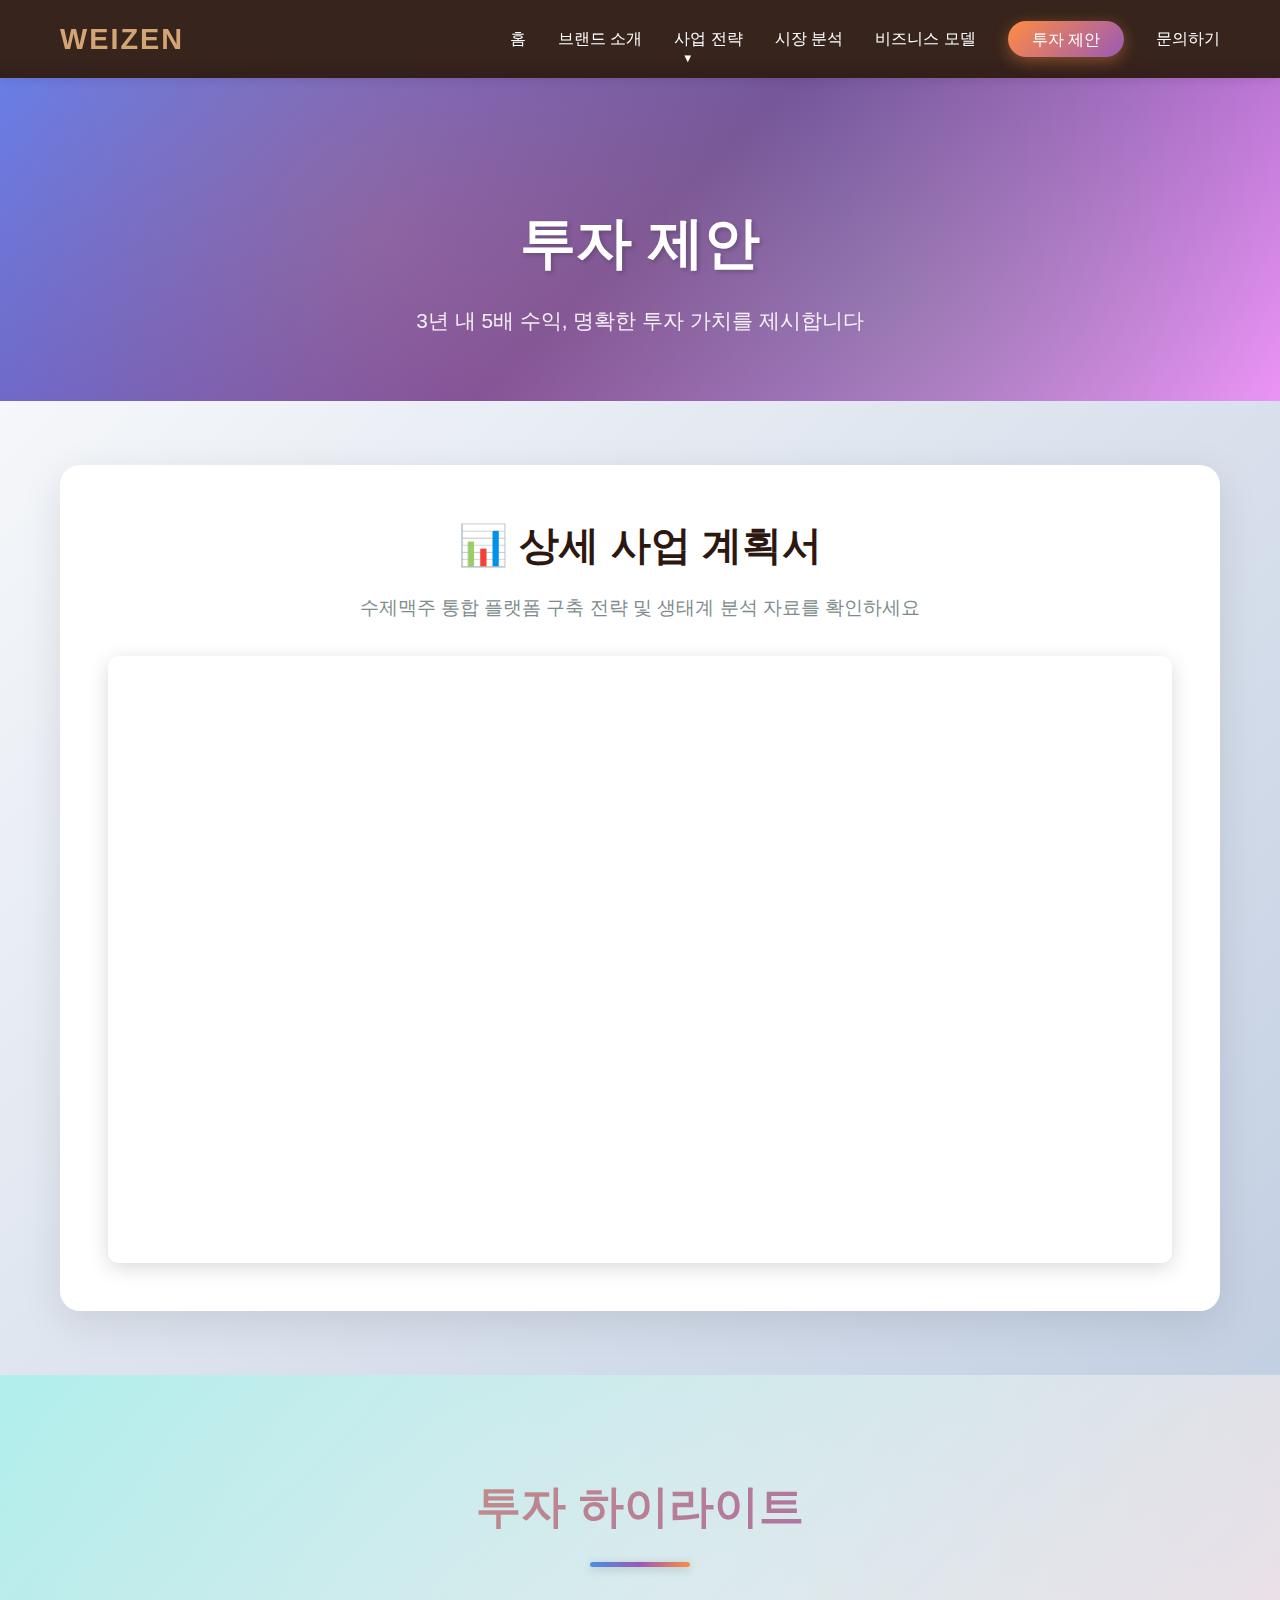
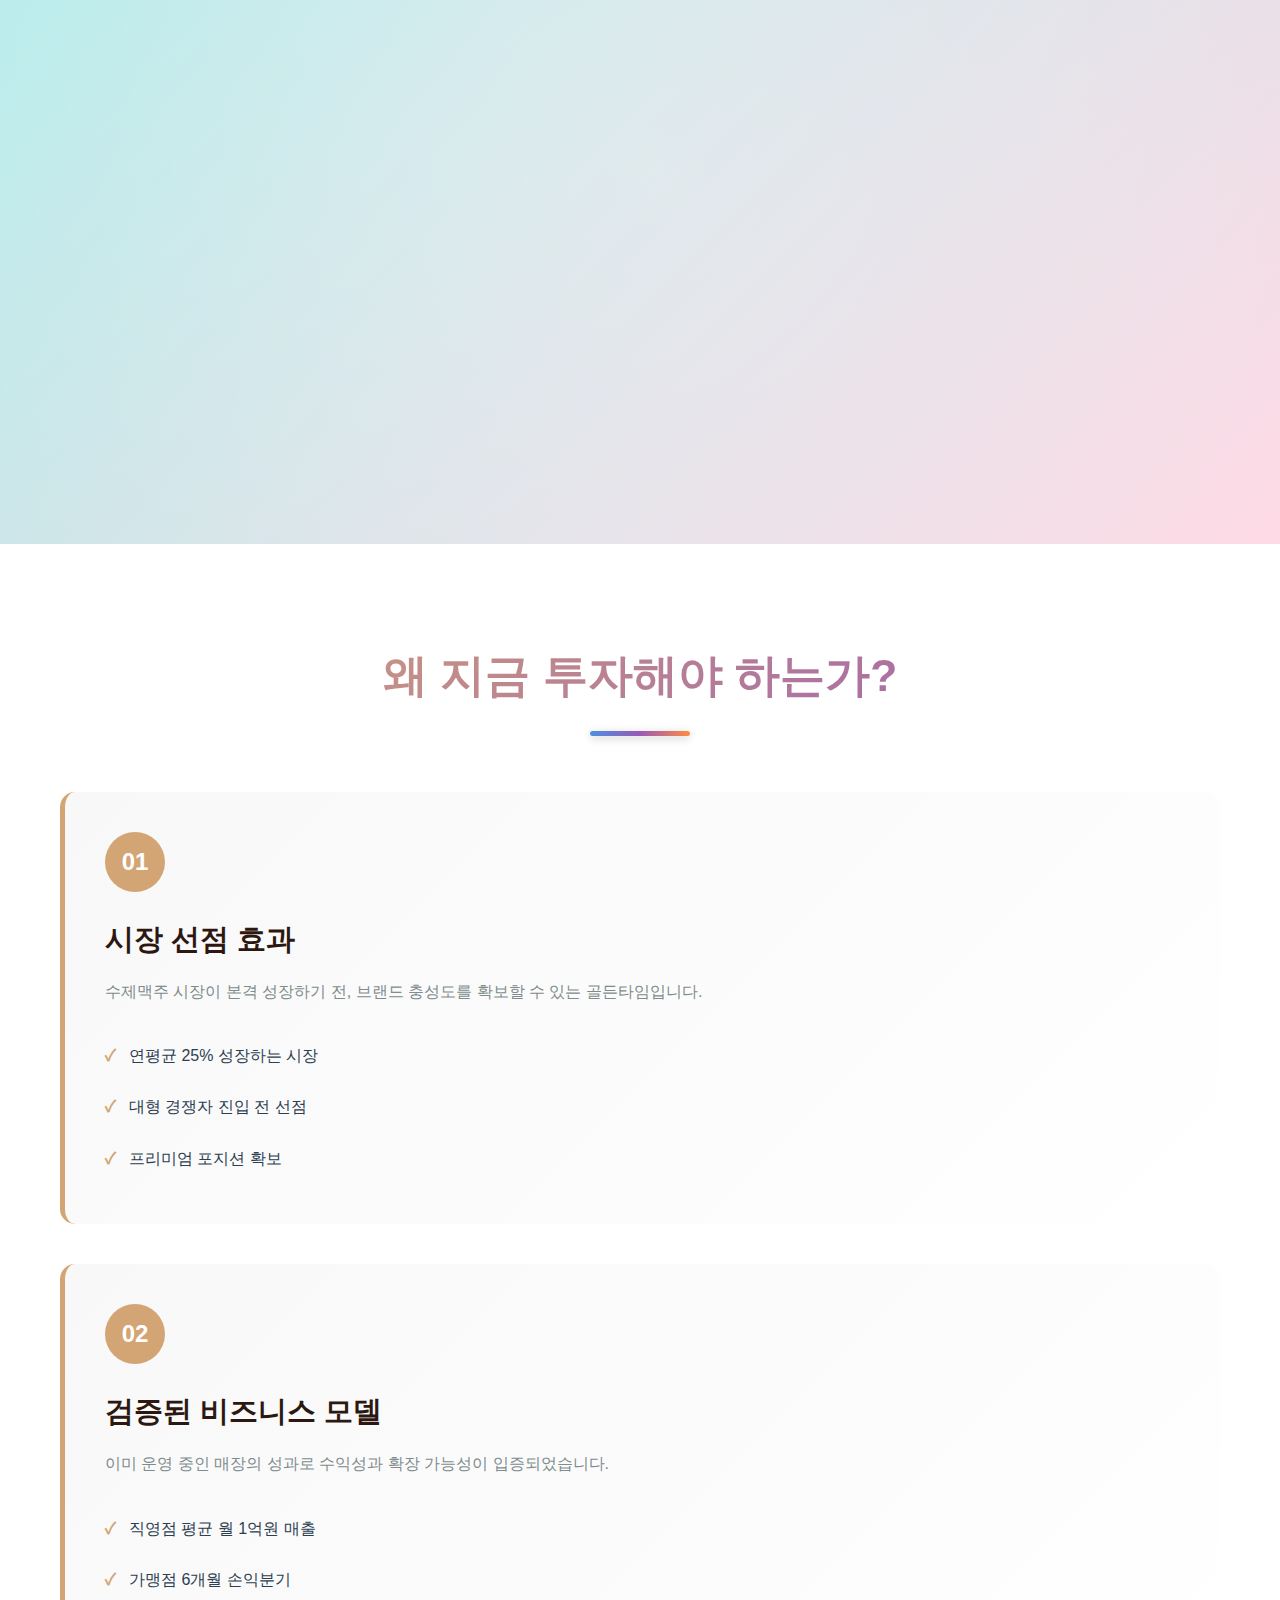
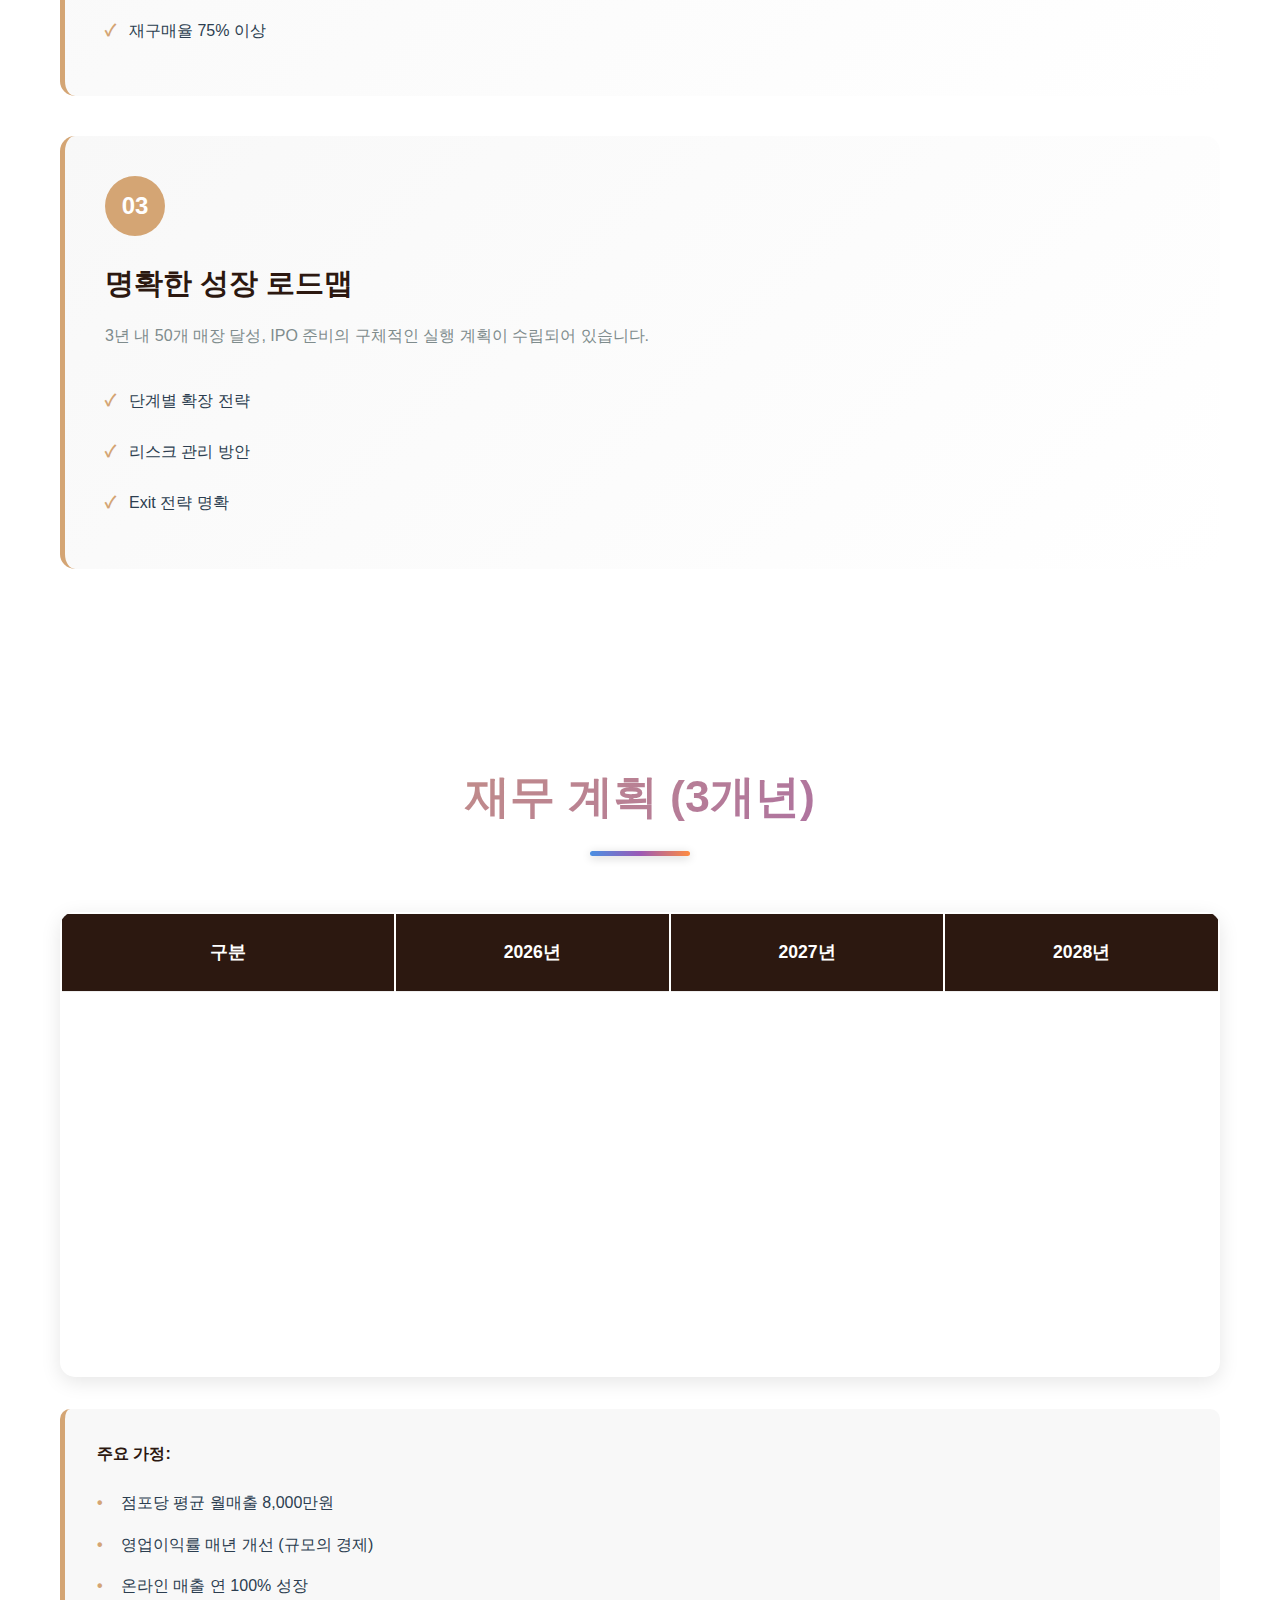
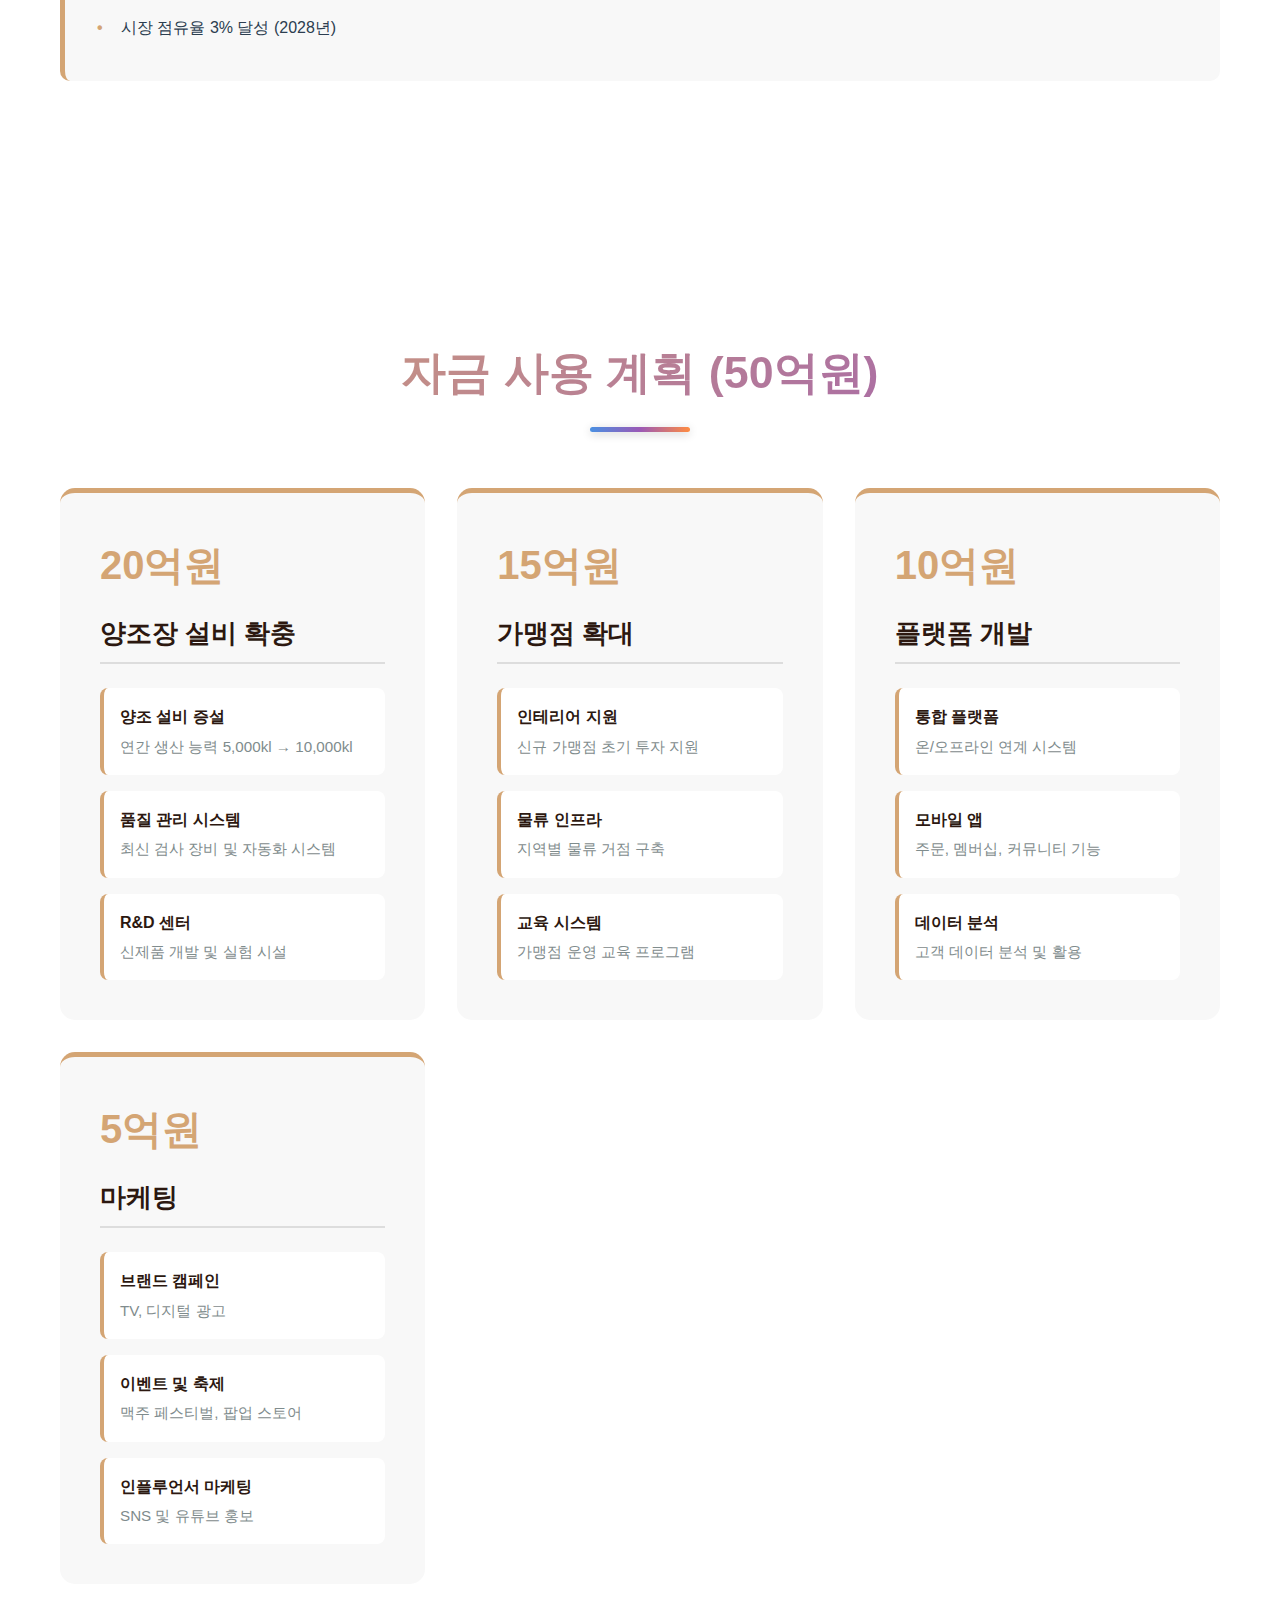
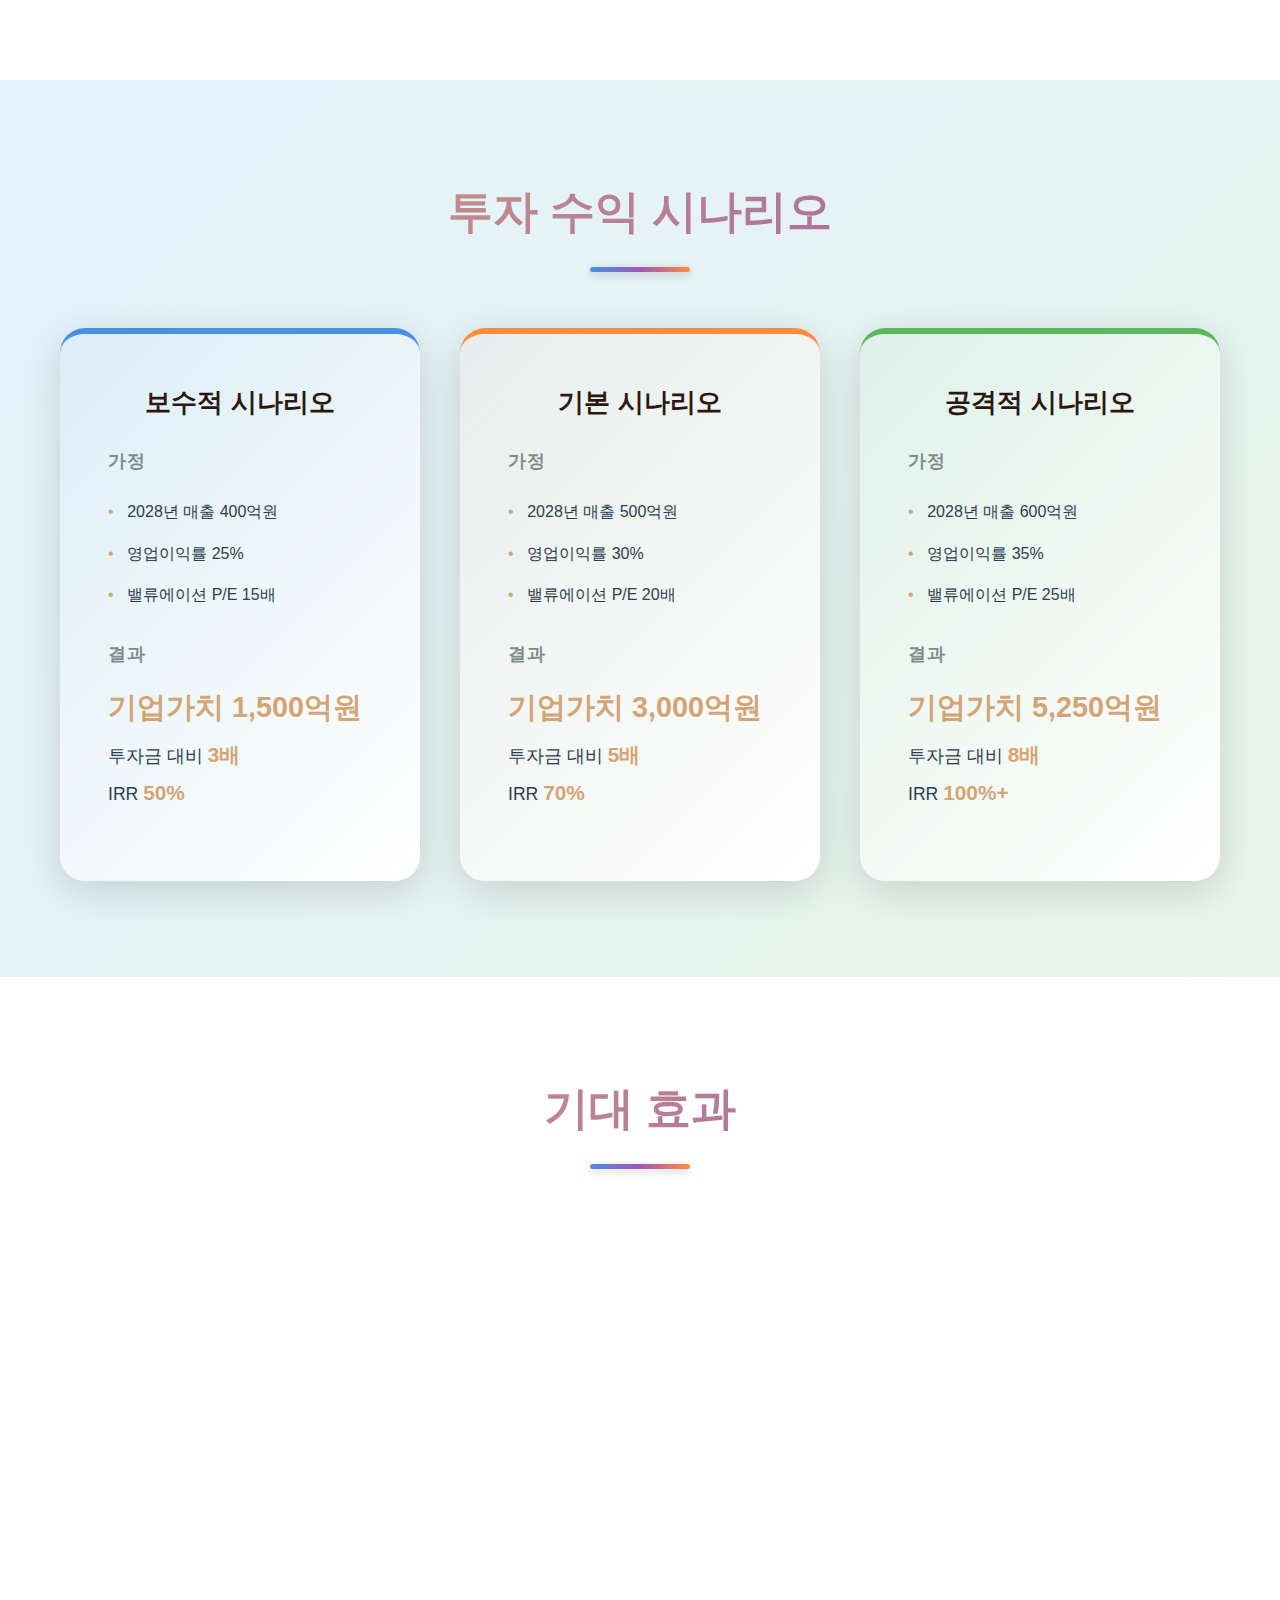
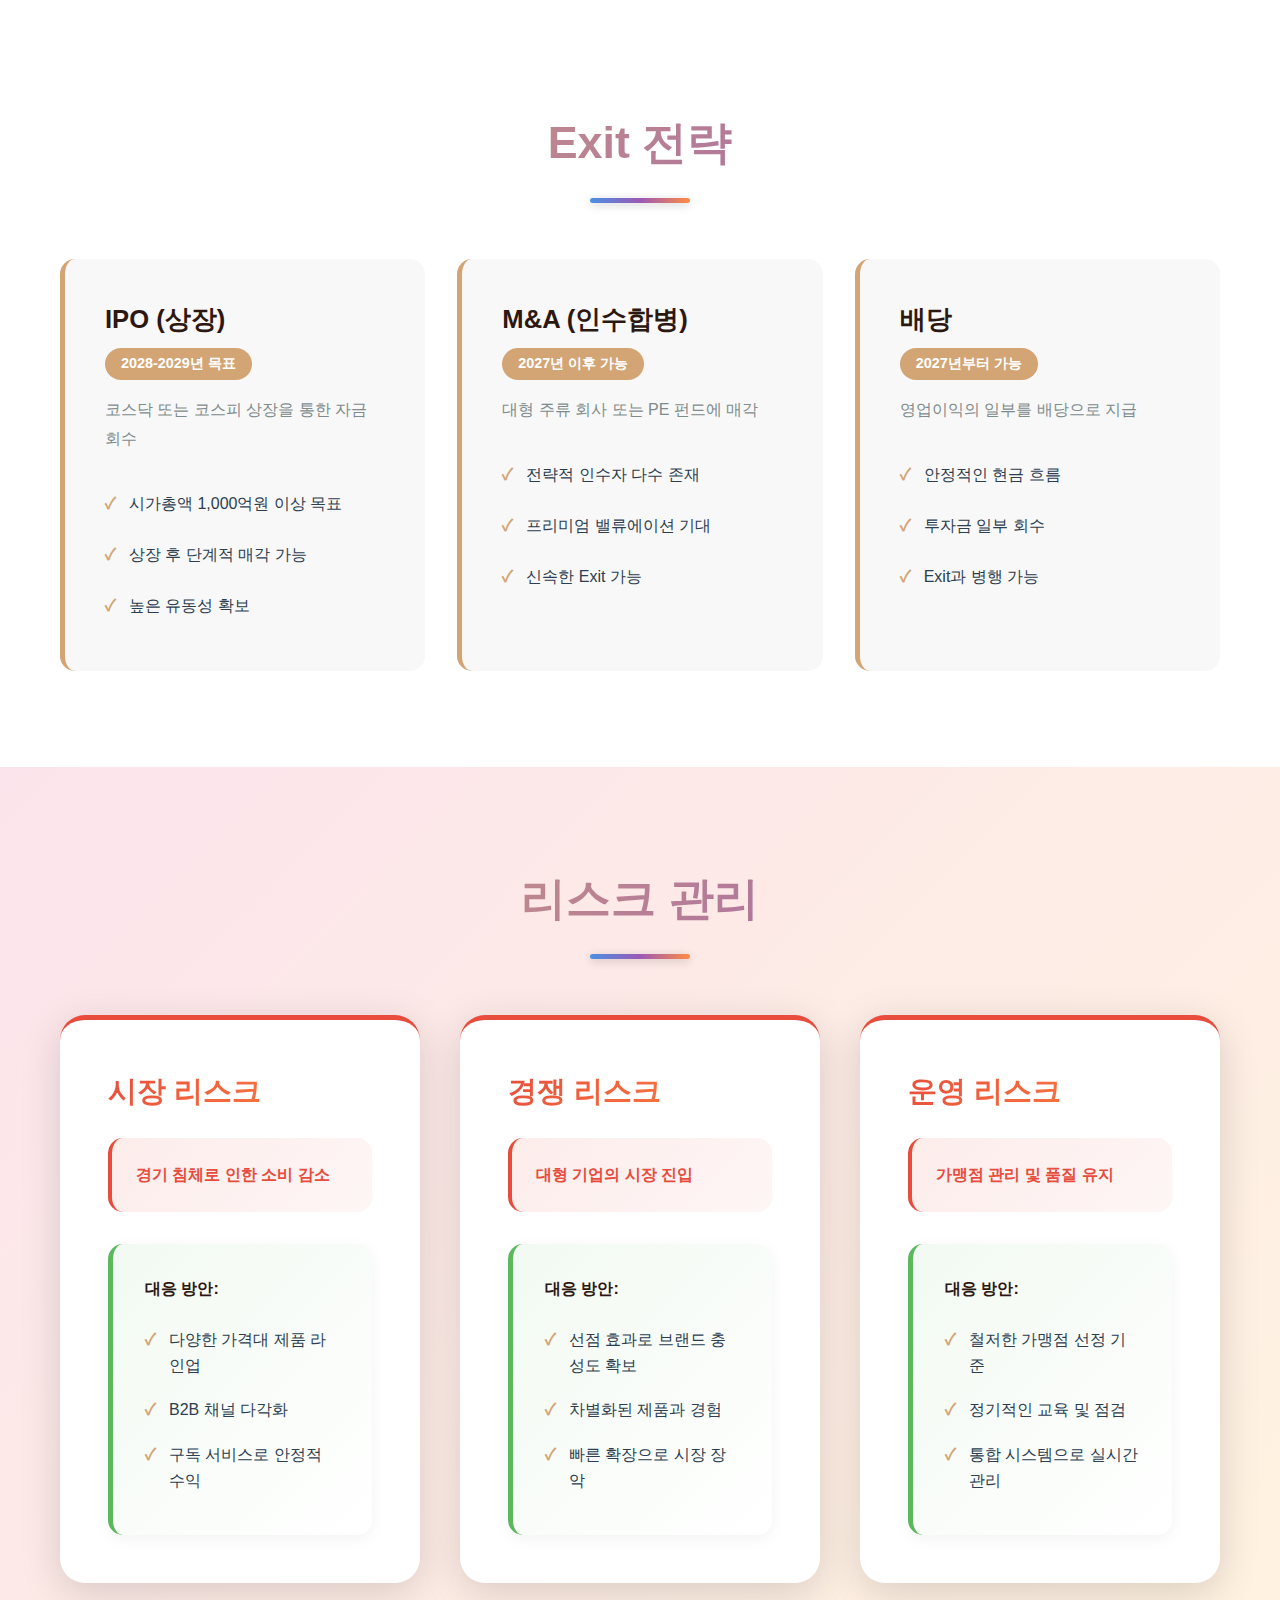
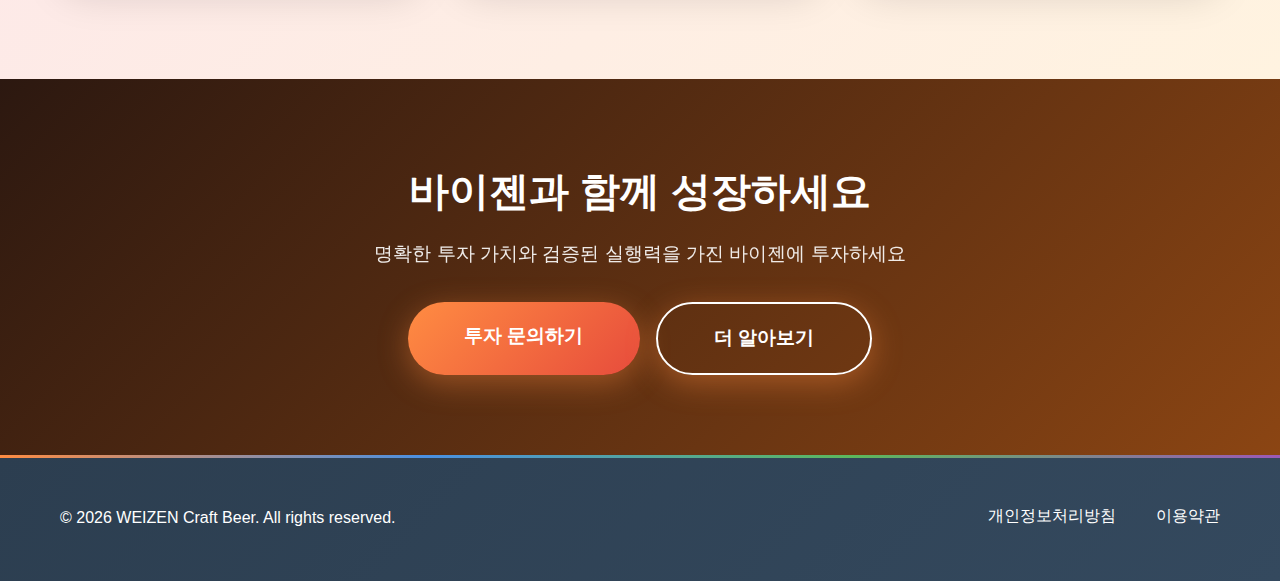
<file: 01 홈페이지-사업전랙 및 투자제안서/investment.html>
<!DOCTYPE html>
<html lang="ko">
<head>
    <meta charset="UTF-8">
    <meta name="viewport" content="width=device-width, initial-scale=1.0">
    <title>투자 제안 - 바이젠 수제맥주</title>
    <link rel="stylesheet" href="style.css">
</head>
<body>
    <!-- 네비게이션 -->
    <nav class="navbar">
        <div class="container">
            <div class="logo">WEIZEN</div>
            <ul class="nav-menu">
                <li><a href="index.html">홈</a></li>
                <li><a href="about.html">브랜드 소개</a></li>
                <li class="has-dropdown">
                    <a href="strategy.html">사업 전략</a>
                    <ul class="dropdown-menu">
                        <li><a href="strategy.html#franchise-detail">프랜차이즈 전략</a></li>
                        <li><a href="strategy.html#ecosystem">K-Beer 생태계</a></li>
                        <li><a href="strategy.html#benchmarking">스타벅스 벤치마킹</a></li>
                        <li><a href="strategy.html#roadmap">실행 로드맵</a></li>
                    </ul>
                </li>
                <li><a href="market.html">시장 분석</a></li>
                <li><a href="business.html">비즈니스 모델</a></li>
                <li><a href="investment.html" class="active">투자 제안</a></li>
                <li><a href="contact.html">문의하기</a></li>
            </ul>
            <div class="hamburger">
                <span></span>
                <span></span>
                <span></span>
            </div>
        </div>
    </nav>

    <!-- 페이지 헤더 -->
    <section class="page-header">
        <div class="container">
            <h1>투자 제안</h1>
            <p>3년 내 5배 수익, 명확한 투자 가치를 제시합니다</p>
        </div>
    </section>

    <!-- 사업 계획서 다운로드 섹션 -->
    <section class="section business-plan-download">
        <div class="container">
            <div class="download-card">
                <h2>📊 상세 사업 계획서</h2>
                <p>수제맥주 통합 플랫폼 구축 전략 및 생태계 분석 자료를 확인하세요</p>
                <div class="pdf-preview">
                    <iframe src="수제 맥주 통합 플랫폼 사업 슬라이드_compressed.pdf#toolbar=0" class="pdf-viewer"></iframe>
                </div>
            </div>
        </div>
    </section>

    <!-- 투자 하이라이트 -->
    <section class="section investment">
        <div class="container">
            <h2 class="section-title">투자 하이라이트</h2>
            <div class="investment-highlight">
                <div class="highlight-grid">
                    <div class="highlight-card">
                        <h4>투자 규모</h4>
                        <p class="invest-amount">50억원</p>
                        <p class="invest-detail">시리즈 A 라운드</p>
                    </div>
                    <div class="highlight-card">
                        <h4>자금 용도</h4>
                        <ul>
                            <li>양조장 설비 확충: 20억</li>
                            <li>가맹점 확대: 15억</li>
                            <li>플랫폼 개발: 10억</li>
                            <li>마케팅: 5억</li>
                        </ul>
                    </div>
                    <div class="highlight-card">
                        <h4>예상 ROI</h4>
                        <p class="roi">3년 내 5배</p>
                        <p class="invest-detail">IRR 70% 이상</p>
                    </div>
                </div>
            </div>
        </div>
    </section>

    <!-- 투자 필요성 -->
    <section class="section investment-needs">
        <div class="container">
            <h2 class="section-title">왜 지금 투자해야 하는가?</h2>
            <div class="needs-grid">
                <div class="need-card">
                    <div class="need-number">01</div>
                    <h3>시장 선점 효과</h3>
                    <p>수제맥주 시장이 본격 성장하기 전, 브랜드 충성도를 확보할 수 있는 골든타임입니다.</p>
                    <ul>
                        <li>연평균 25% 성장하는 시장</li>
                        <li>대형 경쟁자 진입 전 선점</li>
                        <li>프리미엄 포지션 확보</li>
                    </ul>
                </div>
                <div class="need-card">
                    <div class="need-number">02</div>
                    <h3>검증된 비즈니스 모델</h3>
                    <p>이미 운영 중인 매장의 성과로 수익성과 확장 가능성이 입증되었습니다.</p>
                    <ul>
                        <li>직영점 평균 월 1억원 매출</li>
                        <li>가맹점 6개월 손익분기</li>
                        <li>재구매율 75% 이상</li>
                    </ul>
                </div>
                <div class="need-card">
                    <div class="need-number">03</div>
                    <h3>명확한 성장 로드맵</h3>
                    <p>3년 내 50개 매장 달성, IPO 준비의 구체적인 실행 계획이 수립되어 있습니다.</p>
                    <ul>
                        <li>단계별 확장 전략</li>
                        <li>리스크 관리 방안</li>
                        <li>Exit 전략 명확</li>
                    </ul>
                </div>
            </div>
        </div>
    </section>

    <!-- 재무 계획 -->
    <section class="section financial-plan">
        <div class="container">
            <h2 class="section-title">재무 계획 (3개년)</h2>
            <table class="financial-table">
                <thead>
                    <tr>
                        <th>구분</th>
                        <th>2026년</th>
                        <th>2027년</th>
                        <th>2028년</th>
                    </tr>
                </thead>
                <tbody>
                    <tr>
                        <td>매출액</td>
                        <td>100억</td>
                        <td>250억</td>
                        <td>500억</td>
                    </tr>
                    <tr>
                        <td>영업이익</td>
                        <td>10억</td>
                        <td>50억</td>
                        <td>150억</td>
                    </tr>
                    <tr>
                        <td>영업이익률</td>
                        <td>10%</td>
                        <td>20%</td>
                        <td>30%</td>
                    </tr>
                    <tr>
                        <td>매장 수</td>
                        <td>15개</td>
                        <td>35개</td>
                        <td>50개</td>
                    </tr>
                    <tr>
                        <td>기업 가치</td>
                        <td>200억</td>
                        <td>500억</td>
                        <td>1,000억</td>
                    </tr>
                </tbody>
            </table>
            <div class="financial-note">
                <p><strong>주요 가정:</strong></p>
                <ul>
                    <li>점포당 평균 월매출 8,000만원</li>
                    <li>영업이익률 매년 개선 (규모의 경제)</li>
                    <li>온라인 매출 연 100% 성장</li>
                    <li>시장 점유율 3% 달성 (2028년)</li>
                </ul>
            </div>
        </div>
    </section>

    <!-- 자금 사용 계획 -->
    <section class="section fund-usage">
        <div class="container">
            <h2 class="section-title">자금 사용 계획 (50억원)</h2>
            <div class="fund-grid">
                <div class="fund-card">
                    <div class="fund-amount">20억원</div>
                    <h3>양조장 설비 확충</h3>
                    <div class="fund-details">
                        <div class="detail-item">
                            <strong>양조 설비 증설</strong>
                            <p>연간 생산 능력 5,000kl → 10,000kl</p>
                        </div>
                        <div class="detail-item">
                            <strong>품질 관리 시스템</strong>
                            <p>최신 검사 장비 및 자동화 시스템</p>
                        </div>
                        <div class="detail-item">
                            <strong>R&D 센터</strong>
                            <p>신제품 개발 및 실험 시설</p>
                        </div>
                    </div>
                </div>
                <div class="fund-card">
                    <div class="fund-amount">15억원</div>
                    <h3>가맹점 확대</h3>
                    <div class="fund-details">
                        <div class="detail-item">
                            <strong>인테리어 지원</strong>
                            <p>신규 가맹점 초기 투자 지원</p>
                        </div>
                        <div class="detail-item">
                            <strong>물류 인프라</strong>
                            <p>지역별 물류 거점 구축</p>
                        </div>
                        <div class="detail-item">
                            <strong>교육 시스템</strong>
                            <p>가맹점 운영 교육 프로그램</p>
                        </div>
                    </div>
                </div>
                <div class="fund-card">
                    <div class="fund-amount">10억원</div>
                    <h3>플랫폼 개발</h3>
                    <div class="fund-details">
                        <div class="detail-item">
                            <strong>통합 플랫폼</strong>
                            <p>온/오프라인 연계 시스템</p>
                        </div>
                        <div class="detail-item">
                            <strong>모바일 앱</strong>
                            <p>주문, 멤버십, 커뮤니티 기능</p>
                        </div>
                        <div class="detail-item">
                            <strong>데이터 분석</strong>
                            <p>고객 데이터 분석 및 활용</p>
                        </div>
                    </div>
                </div>
                <div class="fund-card">
                    <div class="fund-amount">5억원</div>
                    <h3>마케팅</h3>
                    <div class="fund-details">
                        <div class="detail-item">
                            <strong>브랜드 캠페인</strong>
                            <p>TV, 디지털 광고</p>
                        </div>
                        <div class="detail-item">
                            <strong>이벤트 및 축제</strong>
                            <p>맥주 페스티벌, 팝업 스토어</p>
                        </div>
                        <div class="detail-item">
                            <strong>인플루언서 마케팅</strong>
                            <p>SNS 및 유튜브 홍보</p>
                        </div>
                    </div>
                </div>
            </div>
        </div>
    </section>

    <!-- 투자 수익 시나리오 -->
    <section class="section roi-scenario">
        <div class="container">
            <h2 class="section-title">투자 수익 시나리오</h2>
            <div class="scenario-grid">
                <div class="scenario-card conservative">
                    <h3>보수적 시나리오</h3>
                    <div class="scenario-content">
                        <div class="scenario-assumption">
                            <h4>가정</h4>
                            <ul>
                                <li>2028년 매출 400억원</li>
                                <li>영업이익률 25%</li>
                                <li>밸류에이션 P/E 15배</li>
                            </ul>
                        </div>
                        <div class="scenario-result">
                            <h4>결과</h4>
                            <p class="result-value">기업가치 1,500억원</p>
                            <p class="result-roi">투자금 대비 <strong>3배</strong></p>
                            <p class="result-irr">IRR <strong>50%</strong></p>
                        </div>
                    </div>
                </div>
                <div class="scenario-card base">
                    <h3>기본 시나리오</h3>
                    <div class="scenario-content">
                        <div class="scenario-assumption">
                            <h4>가정</h4>
                            <ul>
                                <li>2028년 매출 500억원</li>
                                <li>영업이익률 30%</li>
                                <li>밸류에이션 P/E 20배</li>
                            </ul>
                        </div>
                        <div class="scenario-result">
                            <h4>결과</h4>
                            <p class="result-value">기업가치 3,000억원</p>
                            <p class="result-roi">투자금 대비 <strong>5배</strong></p>
                            <p class="result-irr">IRR <strong>70%</strong></p>
                        </div>
                    </div>
                </div>
                <div class="scenario-card aggressive">
                    <h3>공격적 시나리오</h3>
                    <div class="scenario-content">
                        <div class="scenario-assumption">
                            <h4>가정</h4>
                            <ul>
                                <li>2028년 매출 600억원</li>
                                <li>영업이익률 35%</li>
                                <li>밸류에이션 P/E 25배</li>
                            </ul>
                        </div>
                        <div class="scenario-result">
                            <h4>결과</h4>
                            <p class="result-value">기업가치 5,250억원</p>
                            <p class="result-roi">투자금 대비 <strong>8배</strong></p>
                            <p class="result-irr">IRR <strong>100%+</strong></p>
                        </div>
                    </div>
                </div>
            </div>
        </div>
    </section>

    <!-- 기대 효과 -->
    <section class="section expected-effects">
        <div class="container">
            <h2 class="section-title">기대 효과</h2>
            <div class="effects-grid">
                <div class="effect-item">
                    <span class="effect-icon">📈</span>
                    <h4>시장 점유율 확대</h4>
                    <p>수제맥주 시장 TOP 3 진입</p>
                </div>
                <div class="effect-item">
                    <span class="effect-icon">🌏</span>
                    <h4>글로벌 진출</h4>
                    <p>K-Beer 브랜드 수출</p>
                </div>
                <div class="effect-item">
                    <span class="effect-icon">💼</span>
                    <h4>일자리 창출</h4>
                    <p>500명 이상 고용 창출</p>
                </div>
                <div class="effect-item">
                    <span class="effect-icon">🤝</span>
                    <h4>지역 상생</h4>
                    <p>로컬 브루어리 협력 강화</p>
                </div>
            </div>
        </div>
    </section>

    <!-- Exit 전략 -->
    <section class="section exit-strategy">
        <div class="container">
            <h2 class="section-title">Exit 전략</h2>
            <div class="exit-options">
                <div class="exit-option">
                    <h3>IPO (상장)</h3>
                    <div class="exit-timeline">2028-2029년 목표</div>
                    <p>코스닥 또는 코스피 상장을 통한 자금 회수</p>
                    <ul>
                        <li>시가총액 1,000억원 이상 목표</li>
                        <li>상장 후 단계적 매각 가능</li>
                        <li>높은 유동성 확보</li>
                    </ul>
                </div>
                <div class="exit-option">
                    <h3>M&A (인수합병)</h3>
                    <div class="exit-timeline">2027년 이후 가능</div>
                    <p>대형 주류 회사 또는 PE 펀드에 매각</p>
                    <ul>
                        <li>전략적 인수자 다수 존재</li>
                        <li>프리미엄 밸류에이션 기대</li>
                        <li>신속한 Exit 가능</li>
                    </ul>
                </div>
                <div class="exit-option">
                    <h3>배당</h3>
                    <div class="exit-timeline">2027년부터 가능</div>
                    <p>영업이익의 일부를 배당으로 지급</p>
                    <ul>
                        <li>안정적인 현금 흐름</li>
                        <li>투자금 일부 회수</li>
                        <li>Exit과 병행 가능</li>
                    </ul>
                </div>
            </div>
        </div>
    </section>

    <!-- 리스크 및 대응 -->
    <section class="section risk-management">
        <div class="container">
            <h2 class="section-title">리스크 관리</h2>
            <div class="risk-grid">
                <div class="risk-card">
                    <h3>시장 리스크</h3>
                    <div class="risk-content">
                        <p class="risk-desc">경기 침체로 인한 소비 감소</p>
                        <div class="risk-response">
                            <strong>대응 방안:</strong>
                            <ul>
                                <li>다양한 가격대 제품 라인업</li>
                                <li>B2B 채널 다각화</li>
                                <li>구독 서비스로 안정적 수익</li>
                            </ul>
                        </div>
                    </div>
                </div>
                <div class="risk-card">
                    <h3>경쟁 리스크</h3>
                    <div class="risk-content">
                        <p class="risk-desc">대형 기업의 시장 진입</p>
                        <div class="risk-response">
                            <strong>대응 방안:</strong>
                            <ul>
                                <li>선점 효과로 브랜드 충성도 확보</li>
                                <li>차별화된 제품과 경험</li>
                                <li>빠른 확장으로 시장 장악</li>
                            </ul>
                        </div>
                    </div>
                </div>
                <div class="risk-card">
                    <h3>운영 리스크</h3>
                    <div class="risk-content">
                        <p class="risk-desc">가맹점 관리 및 품질 유지</p>
                        <div class="risk-response">
                            <strong>대응 방안:</strong>
                            <ul>
                                <li>철저한 가맹점 선정 기준</li>
                                <li>정기적인 교육 및 점검</li>
                                <li>통합 시스템으로 실시간 관리</li>
                            </ul>
                        </div>
                    </div>
                </div>
            </div>
        </div>
    </section>

    <!-- CTA 섹션 -->
    <section class="section cta-section">
        <div class="container">
            <h2>바이젠과 함께 성장하세요</h2>
            <p>명확한 투자 가치와 검증된 실행력을 가진 바이젠에 투자하세요</p>
            <div class="cta-buttons">
                <a href="contact.html" class="cta-button">투자 문의하기</a>
                <a href="about.html" class="cta-button secondary">더 알아보기</a>
            </div>
        </div>
    </section>

    <!-- 푸터 -->
    <footer class="footer">
        <div class="container">
            <p>&copy; 2026 WEIZEN Craft Beer. All rights reserved.</p>
            <div class="footer-links">
                <a href="#">개인정보처리방침</a>
                <a href="#">이용약관</a>
            </div>
        </div>
    </footer>

    <script src="script.js"></script>
    <script src="https://chatbot-sdk.aitalker.co.kr/talker-sdk.umd.js"></script>
    <script>
        TalkerSDK.initializeTalkerSDK({ code: "biz008", position: "right" });
    </script>
</body>
</html>
</file>
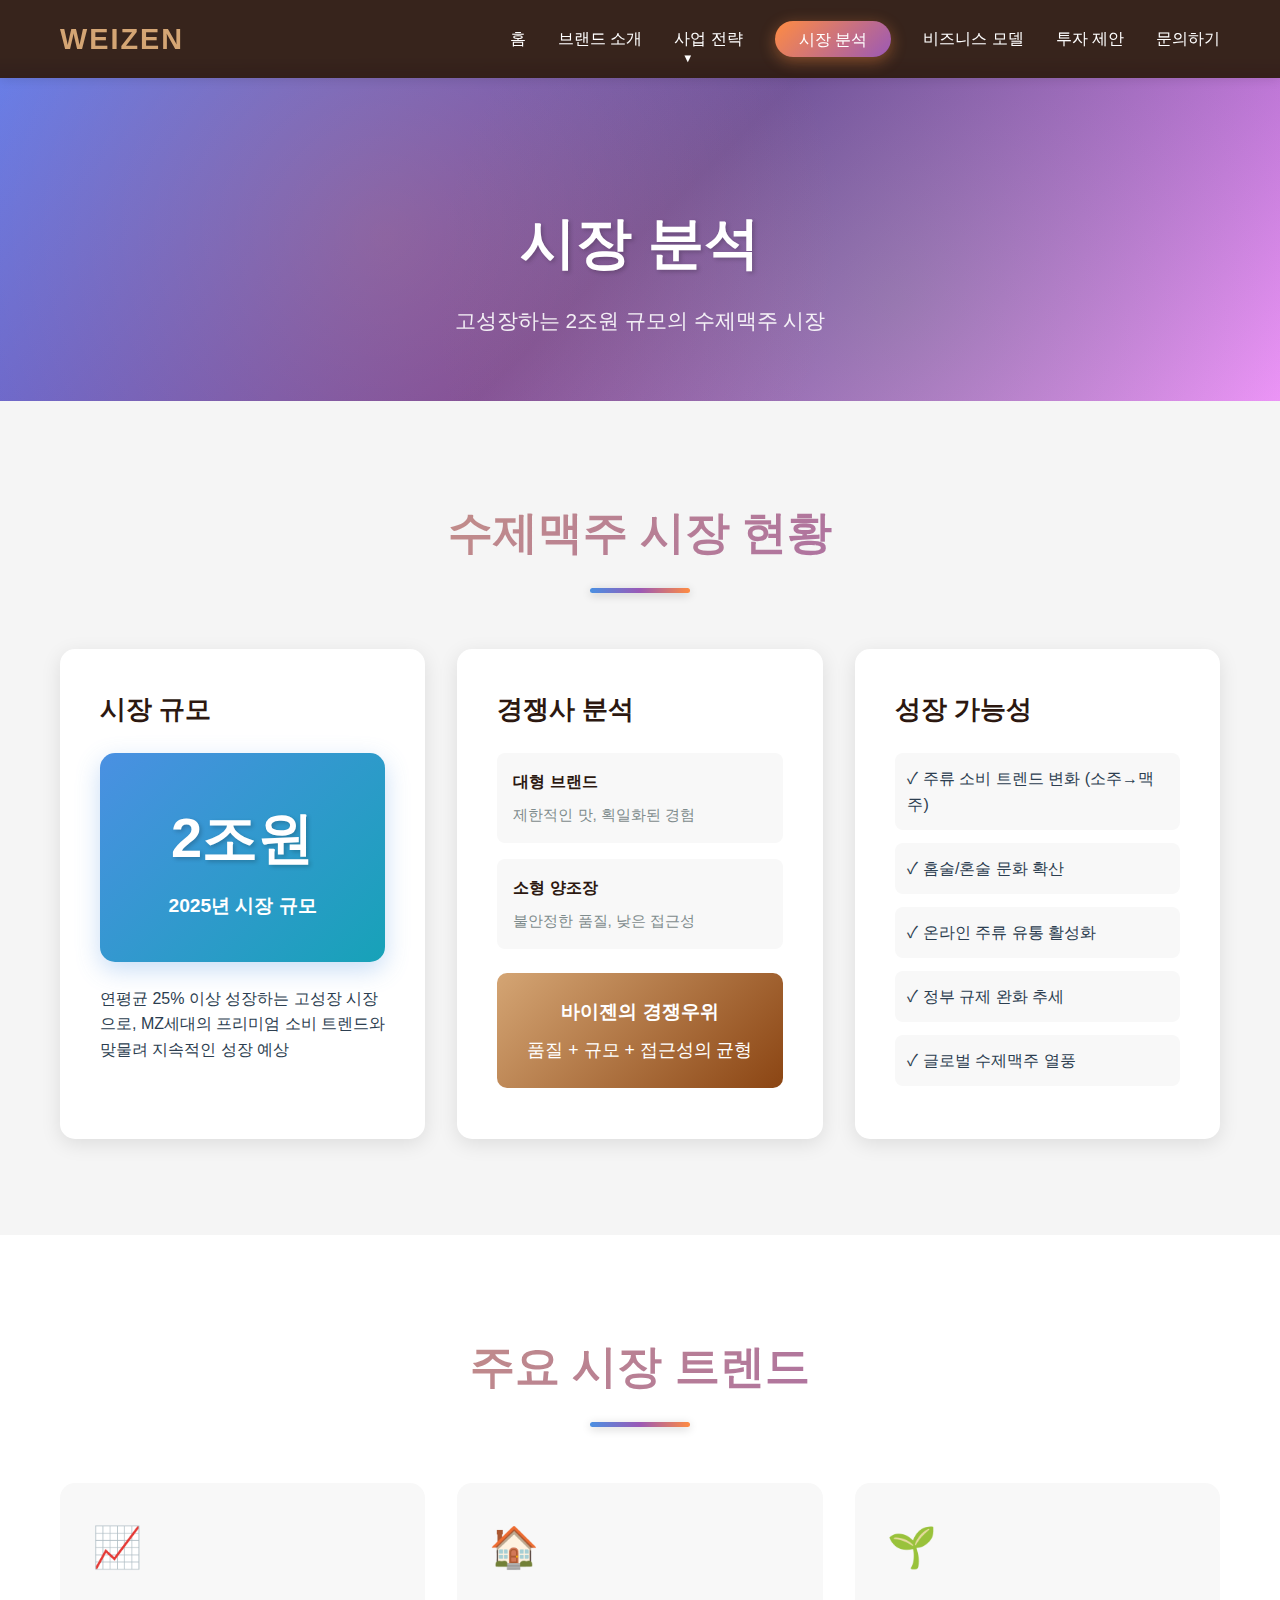
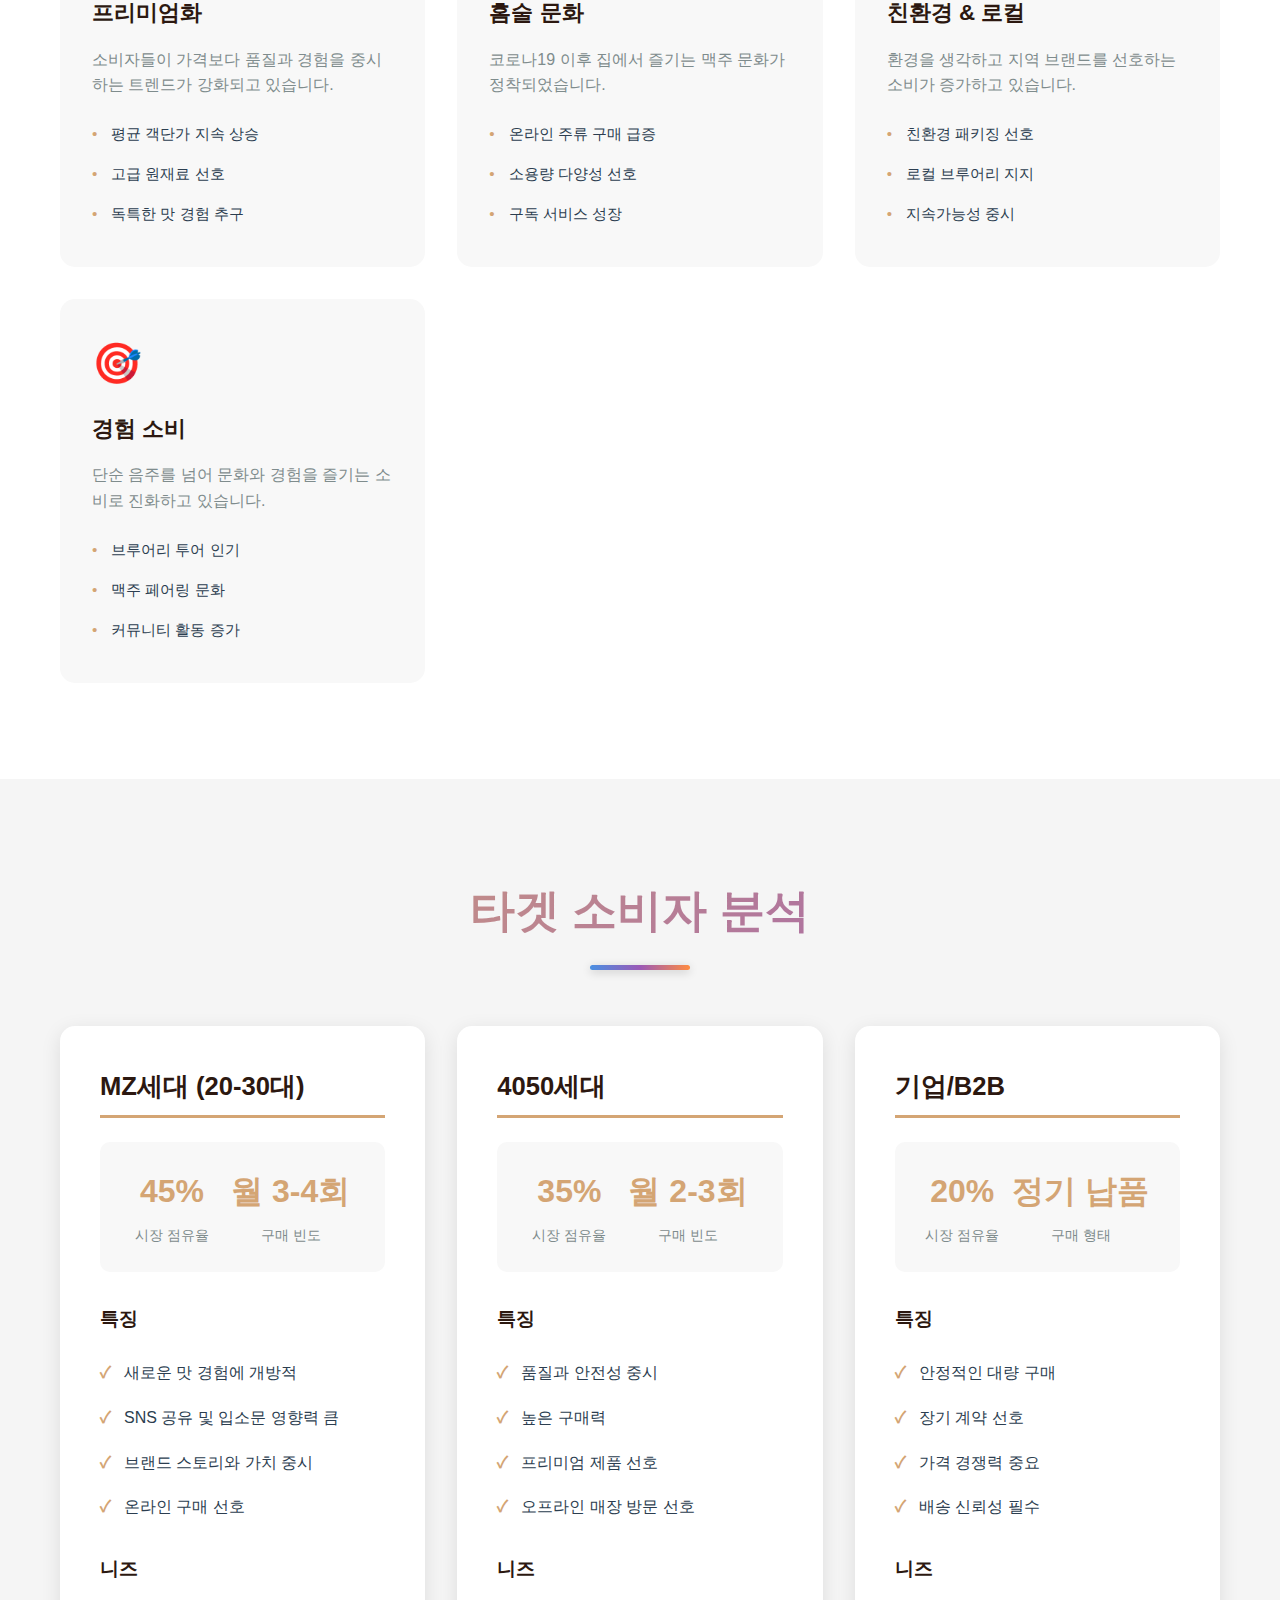
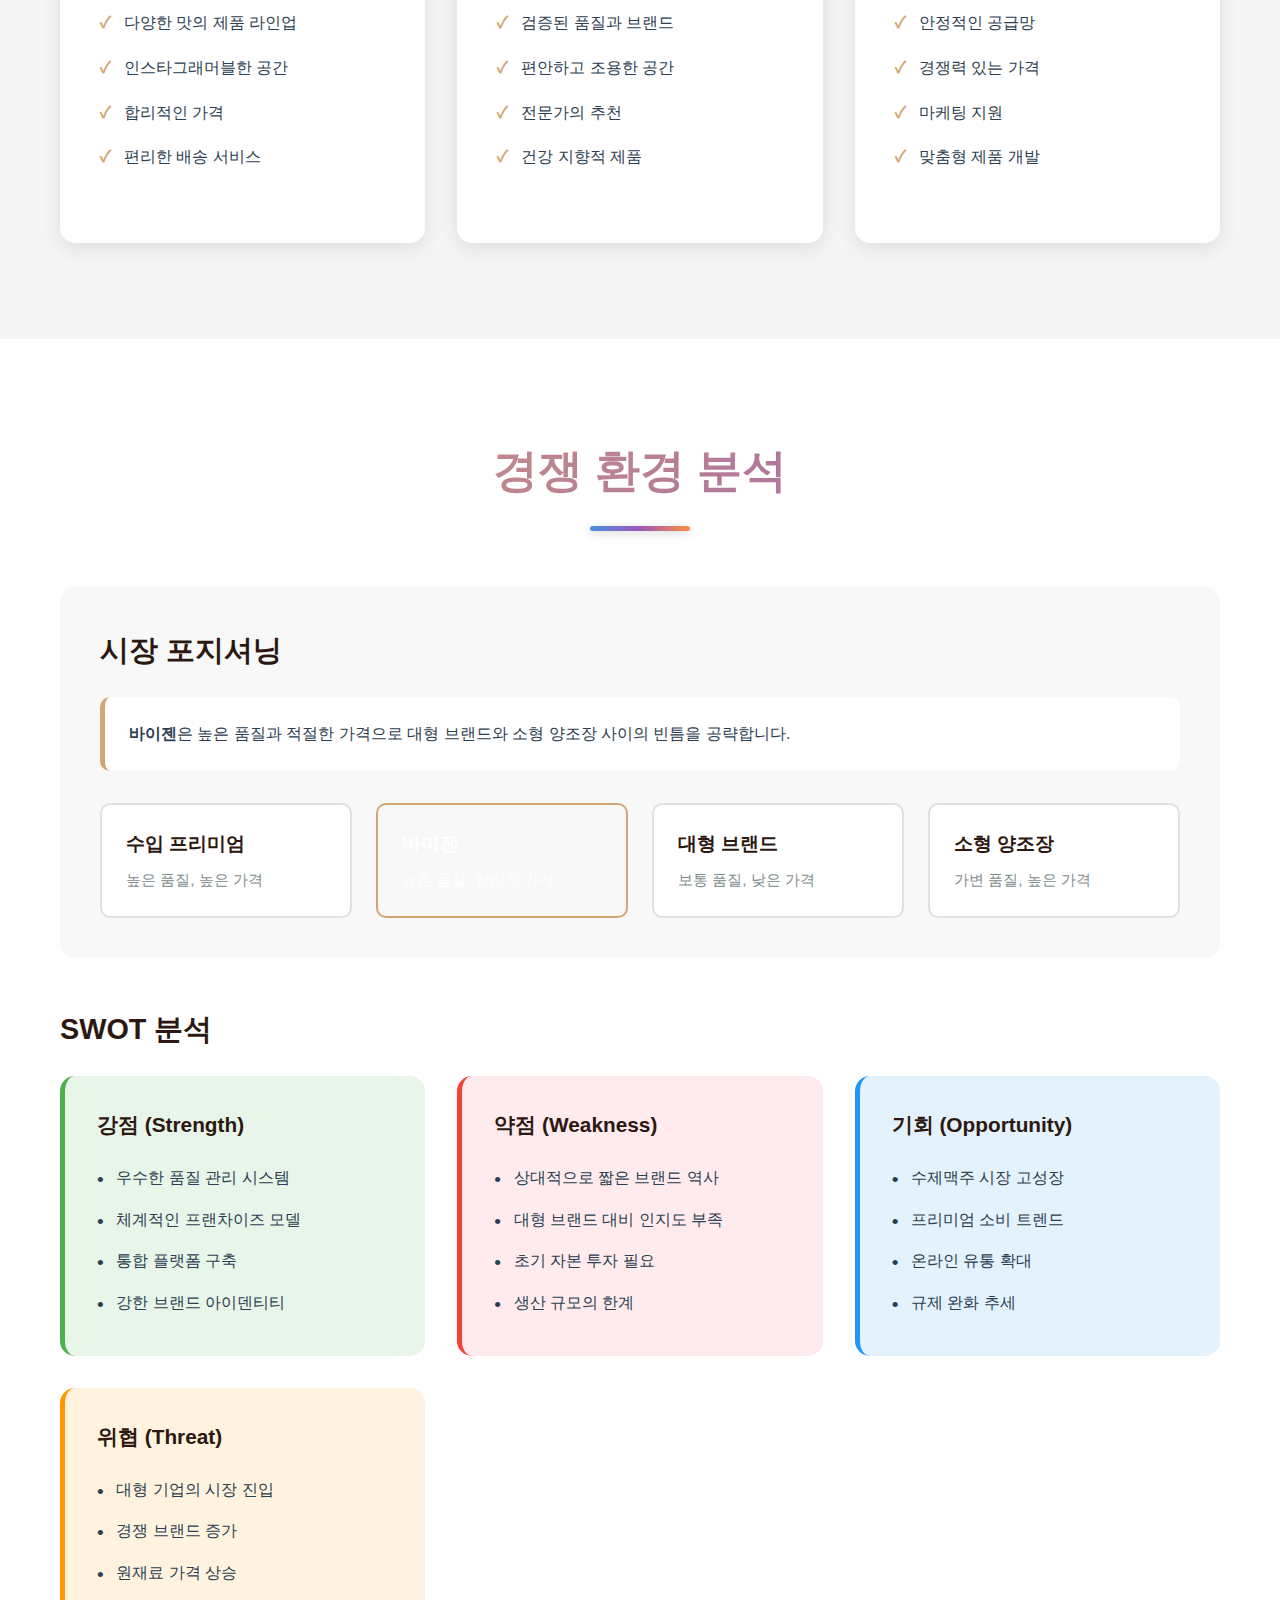
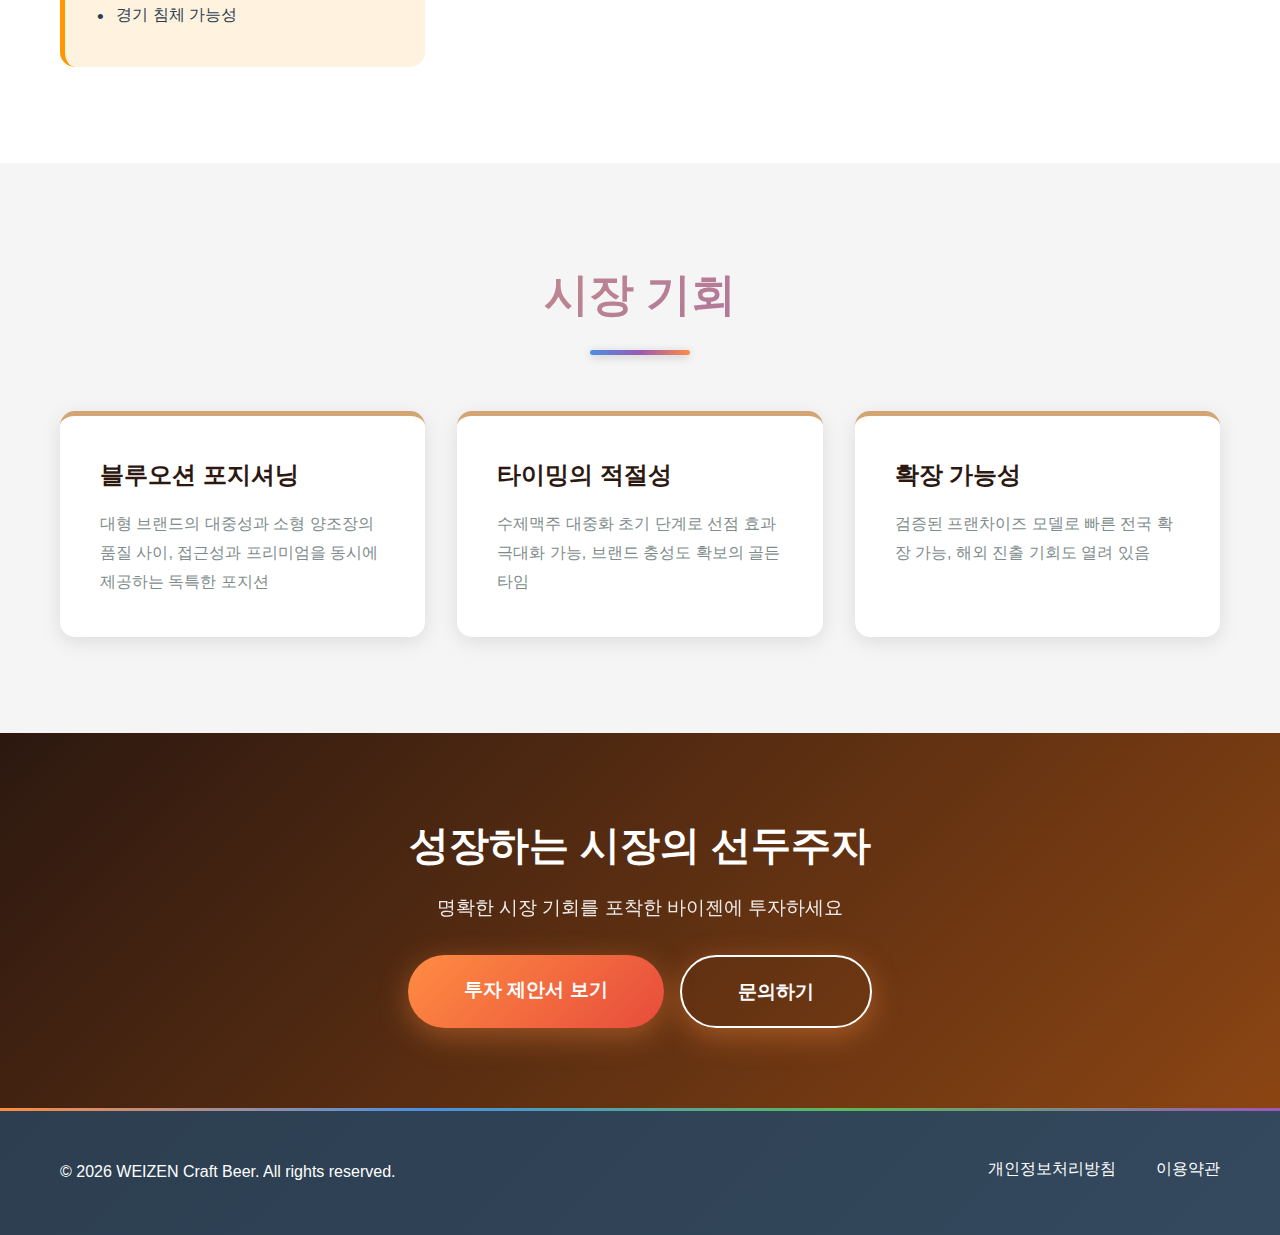
<file: 01 홈페이지-사업전랙 및 투자제안서/market.html>
<!DOCTYPE html>
<html lang="ko">
<head>
    <meta charset="UTF-8">
    <meta name="viewport" content="width=device-width, initial-scale=1.0">
    <title>시장 분석 - 바이젠 수제맥주</title>
    <link rel="stylesheet" href="style.css">
</head>
<body>
    <!-- 네비게이션 -->
    <nav class="navbar">
        <div class="container">
            <div class="logo">WEIZEN</div>
            <ul class="nav-menu">
                <li><a href="index.html">홈</a></li>
                <li><a href="about.html">브랜드 소개</a></li>
                <li class="has-dropdown">
                    <a href="strategy.html">사업 전략</a>
                    <ul class="dropdown-menu">
                        <li><a href="strategy.html#franchise-detail">프랜차이즈 전략</a></li>
                        <li><a href="strategy.html#ecosystem">K-Beer 생태계</a></li>
                        <li><a href="strategy.html#benchmarking">스타벅스 벤치마킹</a></li>
                        <li><a href="strategy.html#roadmap">실행 로드맵</a></li>
                    </ul>
                </li>
                <li><a href="market.html" class="active">시장 분석</a></li>
                <li><a href="business.html">비즈니스 모델</a></li>
                <li><a href="investment.html">투자 제안</a></li>
                <li><a href="contact.html">문의하기</a></li>
            </ul>
            <div class="hamburger">
                <span></span>
                <span></span>
                <span></span>
            </div>
        </div>
    </nav>

    <!-- 페이지 헤더 -->
    <section class="page-header">
        <div class="container">
            <h1>시장 분석</h1>
            <p>고성장하는 2조원 규모의 수제맥주 시장</p>
        </div>
    </section>

    <!-- 시장 분석 -->
    <section class="section market">
        <div class="container">
            <h2 class="section-title">수제맥주 시장 현황</h2>
            <div class="market-grid">
                <div class="market-card">
                    <h3>시장 규모</h3>
                    <div class="market-stat">
                        <span class="big-number">2조원</span>
                        <span class="market-label">2025년 시장 규모</span>
                    </div>
                    <p>연평균 25% 이상 성장하는 고성장 시장으로, MZ세대의 프리미엄 소비 트렌드와 맞물려 지속적인 성장 예상</p>
                </div>
                <div class="market-card">
                    <h3>경쟁사 분석</h3>
                    <div class="competitors">
                        <div class="competitor-item">
                            <strong>대형 브랜드</strong>
                            <p>제한적인 맛, 획일화된 경험</p>
                        </div>
                        <div class="competitor-item">
                            <strong>소형 양조장</strong>
                            <p>불안정한 품질, 낮은 접근성</p>
                        </div>
                    </div>
                    <div class="advantage">
                        <strong>바이젠의 경쟁우위</strong>
                        <p>품질 + 규모 + 접근성의 균형</p>
                    </div>
                </div>
                <div class="market-card">
                    <h3>성장 가능성</h3>
                    <ul class="growth-list">
                        <li>✓ 주류 소비 트렌드 변화 (소주→맥주)</li>
                        <li>✓ 홈술/혼술 문화 확산</li>
                        <li>✓ 온라인 주류 유통 활성화</li>
                        <li>✓ 정부 규제 완화 추세</li>
                        <li>✓ 글로벌 수제맥주 열풍</li>
                    </ul>
                </div>
            </div>
        </div>
    </section>

    <!-- 시장 트렌드 -->
    <section class="section market-trends">
        <div class="container">
            <h2 class="section-title">주요 시장 트렌드</h2>
            <div class="trends-grid">
                <div class="trend-card">
                    <div class="trend-icon">📈</div>
                    <h3>프리미엄화</h3>
                    <p>소비자들이 가격보다 품질과 경험을 중시하는 트렌드가 강화되고 있습니다.</p>
                    <ul>
                        <li>평균 객단가 지속 상승</li>
                        <li>고급 원재료 선호</li>
                        <li>독특한 맛 경험 추구</li>
                    </ul>
                </div>
                <div class="trend-card">
                    <div class="trend-icon">🏠</div>
                    <h3>홈술 문화</h3>
                    <p>코로나19 이후 집에서 즐기는 맥주 문화가 정착되었습니다.</p>
                    <ul>
                        <li>온라인 주류 구매 급증</li>
                        <li>소용량 다양성 선호</li>
                        <li>구독 서비스 성장</li>
                    </ul>
                </div>
                <div class="trend-card">
                    <div class="trend-icon">🌱</div>
                    <h3>친환경 & 로컬</h3>
                    <p>환경을 생각하고 지역 브랜드를 선호하는 소비가 증가하고 있습니다.</p>
                    <ul>
                        <li>친환경 패키징 선호</li>
                        <li>로컬 브루어리 지지</li>
                        <li>지속가능성 중시</li>
                    </ul>
                </div>
                <div class="trend-card">
                    <div class="trend-icon">🎯</div>
                    <h3>경험 소비</h3>
                    <p>단순 음주를 넘어 문화와 경험을 즐기는 소비로 진화하고 있습니다.</p>
                    <ul>
                        <li>브루어리 투어 인기</li>
                        <li>맥주 페어링 문화</li>
                        <li>커뮤니티 활동 증가</li>
                    </ul>
                </div>
            </div>
        </div>
    </section>

    <!-- 소비자 분석 -->
    <section class="section consumer-analysis">
        <div class="container">
            <h2 class="section-title">타겟 소비자 분석</h2>
            <div class="consumer-grid">
                <div class="consumer-segment">
                    <h3>MZ세대 (20-30대)</h3>
                    <div class="segment-stats">
                        <div class="stat">
                            <strong>45%</strong>
                            <span>시장 점유율</span>
                        </div>
                        <div class="stat">
                            <strong>월 3-4회</strong>
                            <span>구매 빈도</span>
                        </div>
                    </div>
                    <div class="segment-characteristics">
                        <h4>특징</h4>
                        <ul>
                            <li>새로운 맛 경험에 개방적</li>
                            <li>SNS 공유 및 입소문 영향력 큼</li>
                            <li>브랜드 스토리와 가치 중시</li>
                            <li>온라인 구매 선호</li>
                        </ul>
                    </div>
                    <div class="segment-needs">
                        <h4>니즈</h4>
                        <ul>
                            <li>다양한 맛의 제품 라인업</li>
                            <li>인스타그래머블한 공간</li>
                            <li>합리적인 가격</li>
                            <li>편리한 배송 서비스</li>
                        </ul>
                    </div>
                </div>
                <div class="consumer-segment">
                    <h3>4050세대</h3>
                    <div class="segment-stats">
                        <div class="stat">
                            <strong>35%</strong>
                            <span>시장 점유율</span>
                        </div>
                        <div class="stat">
                            <strong>월 2-3회</strong>
                            <span>구매 빈도</span>
                        </div>
                    </div>
                    <div class="segment-characteristics">
                        <h4>특징</h4>
                        <ul>
                            <li>품질과 안전성 중시</li>
                            <li>높은 구매력</li>
                            <li>프리미엄 제품 선호</li>
                            <li>오프라인 매장 방문 선호</li>
                        </ul>
                    </div>
                    <div class="segment-needs">
                        <h4>니즈</h4>
                        <ul>
                            <li>검증된 품질과 브랜드</li>
                            <li>편안하고 조용한 공간</li>
                            <li>전문가의 추천</li>
                            <li>건강 지향적 제품</li>
                        </ul>
                    </div>
                </div>
                <div class="consumer-segment">
                    <h3>기업/B2B</h3>
                    <div class="segment-stats">
                        <div class="stat">
                            <strong>20%</strong>
                            <span>시장 점유율</span>
                        </div>
                        <div class="stat">
                            <strong>정기 납품</strong>
                            <span>구매 형태</span>
                        </div>
                    </div>
                    <div class="segment-characteristics">
                        <h4>특징</h4>
                        <ul>
                            <li>안정적인 대량 구매</li>
                            <li>장기 계약 선호</li>
                            <li>가격 경쟁력 중요</li>
                            <li>배송 신뢰성 필수</li>
                        </ul>
                    </div>
                    <div class="segment-needs">
                        <h4>니즈</h4>
                        <ul>
                            <li>안정적인 공급망</li>
                            <li>경쟁력 있는 가격</li>
                            <li>마케팅 지원</li>
                            <li>맞춤형 제품 개발</li>
                        </ul>
                    </div>
                </div>
            </div>
        </div>
    </section>

    <!-- 경쟁 환경 -->
    <section class="section competitive-landscape">
        <div class="container">
            <h2 class="section-title">경쟁 환경 분석</h2>
            <div class="competitive-content">
                <div class="competitive-matrix">
                    <h3>시장 포지셔닝</h3>
                    <div class="matrix-chart">
                        <div class="matrix-info">
                            <p><strong>바이젠</strong>은 높은 품질과 적절한 가격으로 대형 브랜드와 소형 양조장 사이의 빈틈을 공략합니다.</p>
                        </div>
                        <div class="position-grid">
                            <div class="position-item high-quality high-price">
                                <strong>수입 프리미엄</strong>
                                <p>높은 품질, 높은 가격</p>
                            </div>
                            <div class="position-item high-quality mid-price highlight">
                                <strong>바이젠</strong>
                                <p>높은 품질, 합리적 가격</p>
                            </div>
                            <div class="position-item mid-quality low-price">
                                <strong>대형 브랜드</strong>
                                <p>보통 품질, 낮은 가격</p>
                            </div>
                            <div class="position-item variable-quality high-price">
                                <strong>소형 양조장</strong>
                                <p>가변 품질, 높은 가격</p>
                            </div>
                        </div>
                    </div>
                </div>
                <div class="swot-analysis">
                    <h3>SWOT 분석</h3>
                    <div class="swot-grid">
                        <div class="swot-item strength">
                            <h4>강점 (Strength)</h4>
                            <ul>
                                <li>우수한 품질 관리 시스템</li>
                                <li>체계적인 프랜차이즈 모델</li>
                                <li>통합 플랫폼 구축</li>
                                <li>강한 브랜드 아이덴티티</li>
                            </ul>
                        </div>
                        <div class="swot-item weakness">
                            <h4>약점 (Weakness)</h4>
                            <ul>
                                <li>상대적으로 짧은 브랜드 역사</li>
                                <li>대형 브랜드 대비 인지도 부족</li>
                                <li>초기 자본 투자 필요</li>
                                <li>생산 규모의 한계</li>
                            </ul>
                        </div>
                        <div class="swot-item opportunity">
                            <h4>기회 (Opportunity)</h4>
                            <ul>
                                <li>수제맥주 시장 고성장</li>
                                <li>프리미엄 소비 트렌드</li>
                                <li>온라인 유통 확대</li>
                                <li>규제 완화 추세</li>
                            </ul>
                        </div>
                        <div class="swot-item threat">
                            <h4>위협 (Threat)</h4>
                            <ul>
                                <li>대형 기업의 시장 진입</li>
                                <li>경쟁 브랜드 증가</li>
                                <li>원재료 가격 상승</li>
                                <li>경기 침체 가능성</li>
                            </ul>
                        </div>
                    </div>
                </div>
            </div>
        </div>
    </section>

    <!-- 시장 기회 -->
    <section class="section market-opportunity">
        <div class="container">
            <h2 class="section-title">시장 기회</h2>
            <div class="opportunity-content">
                <div class="opportunity-card">
                    <h3>블루오션 포지셔닝</h3>
                    <p>대형 브랜드의 대중성과 소형 양조장의 품질 사이, 접근성과 프리미엄을 동시에 제공하는 독특한 포지션</p>
                </div>
                <div class="opportunity-card">
                    <h3>타이밍의 적절성</h3>
                    <p>수제맥주 대중화 초기 단계로 선점 효과 극대화 가능, 브랜드 충성도 확보의 골든타임</p>
                </div>
                <div class="opportunity-card">
                    <h3>확장 가능성</h3>
                    <p>검증된 프랜차이즈 모델로 빠른 전국 확장 가능, 해외 진출 기회도 열려 있음</p>
                </div>
            </div>
        </div>
    </section>

    <!-- CTA 섹션 -->
    <section class="section cta-section">
        <div class="container">
            <h2>성장하는 시장의 선두주자</h2>
            <p>명확한 시장 기회를 포착한 바이젠에 투자하세요</p>
            <div class="cta-buttons">
                <a href="investment.html" class="cta-button">투자 제안서 보기</a>
                <a href="contact.html" class="cta-button secondary">문의하기</a>
            </div>
        </div>
    </section>

    <!-- 푸터 -->
    <footer class="footer">
        <div class="container">
            <p>&copy; 2026 WEIZEN Craft Beer. All rights reserved.</p>
            <div class="footer-links">
                <a href="#">개인정보처리방침</a>
                <a href="#">이용약관</a>
            </div>
        </div>
    </footer>

    <script src="script.js"></script>
    <script src="https://chatbot-sdk.aitalker.co.kr/talker-sdk.umd.js"></script>
    <script>
        TalkerSDK.initializeTalkerSDK({ code: "biz008", position: "right" });
    </script>
</body>
</html>
</file>
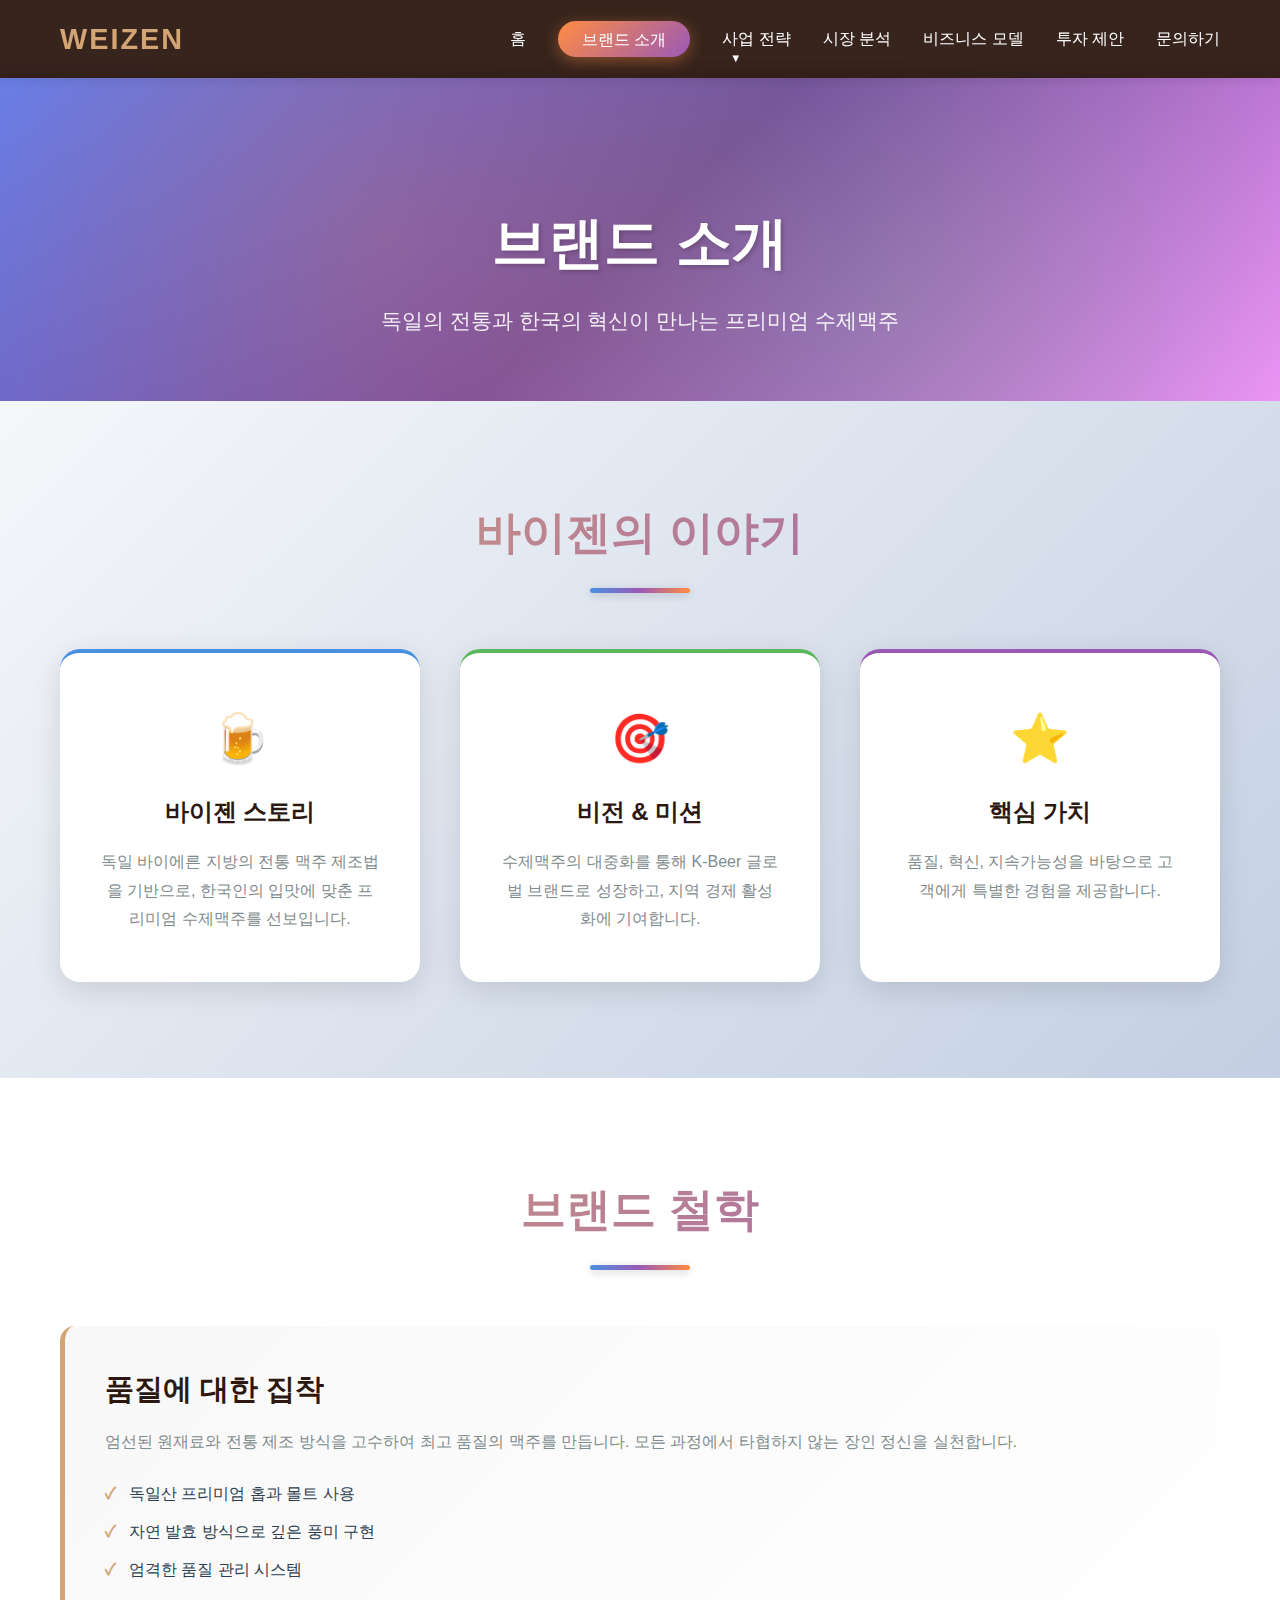
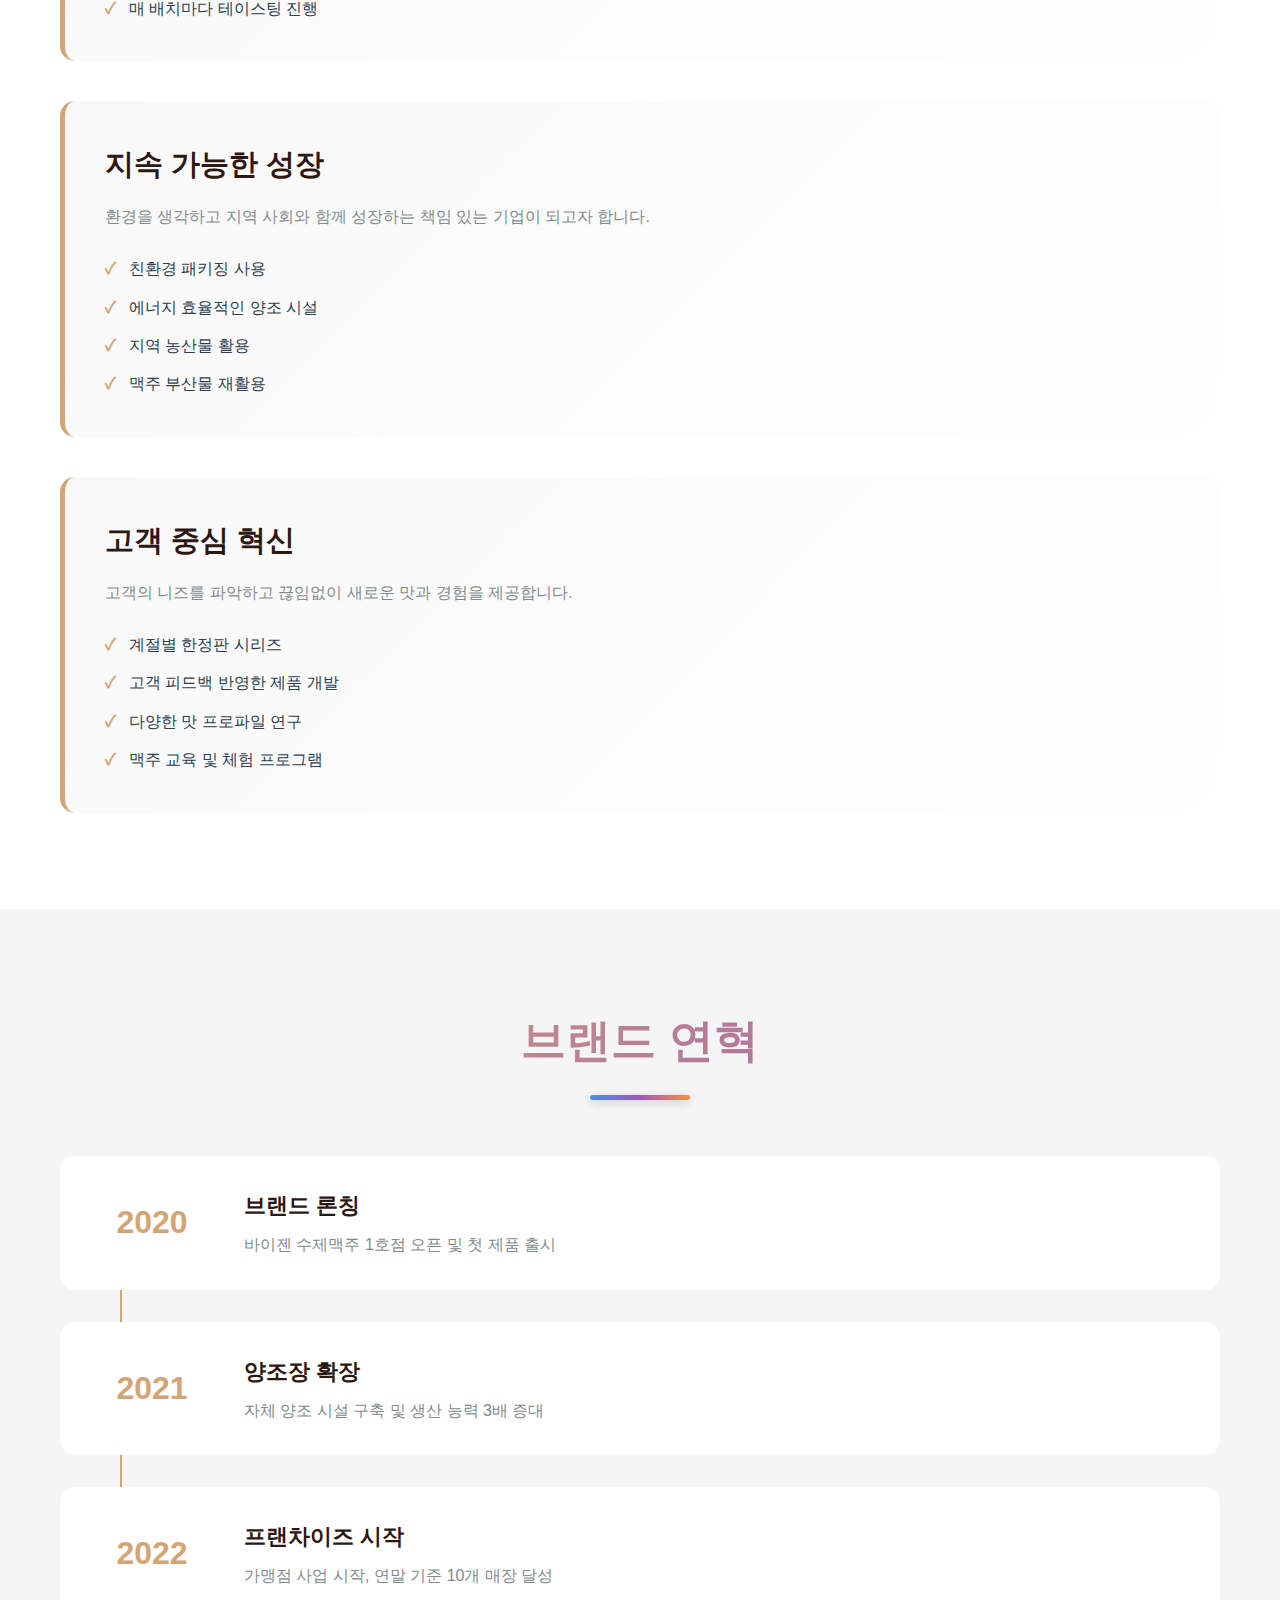
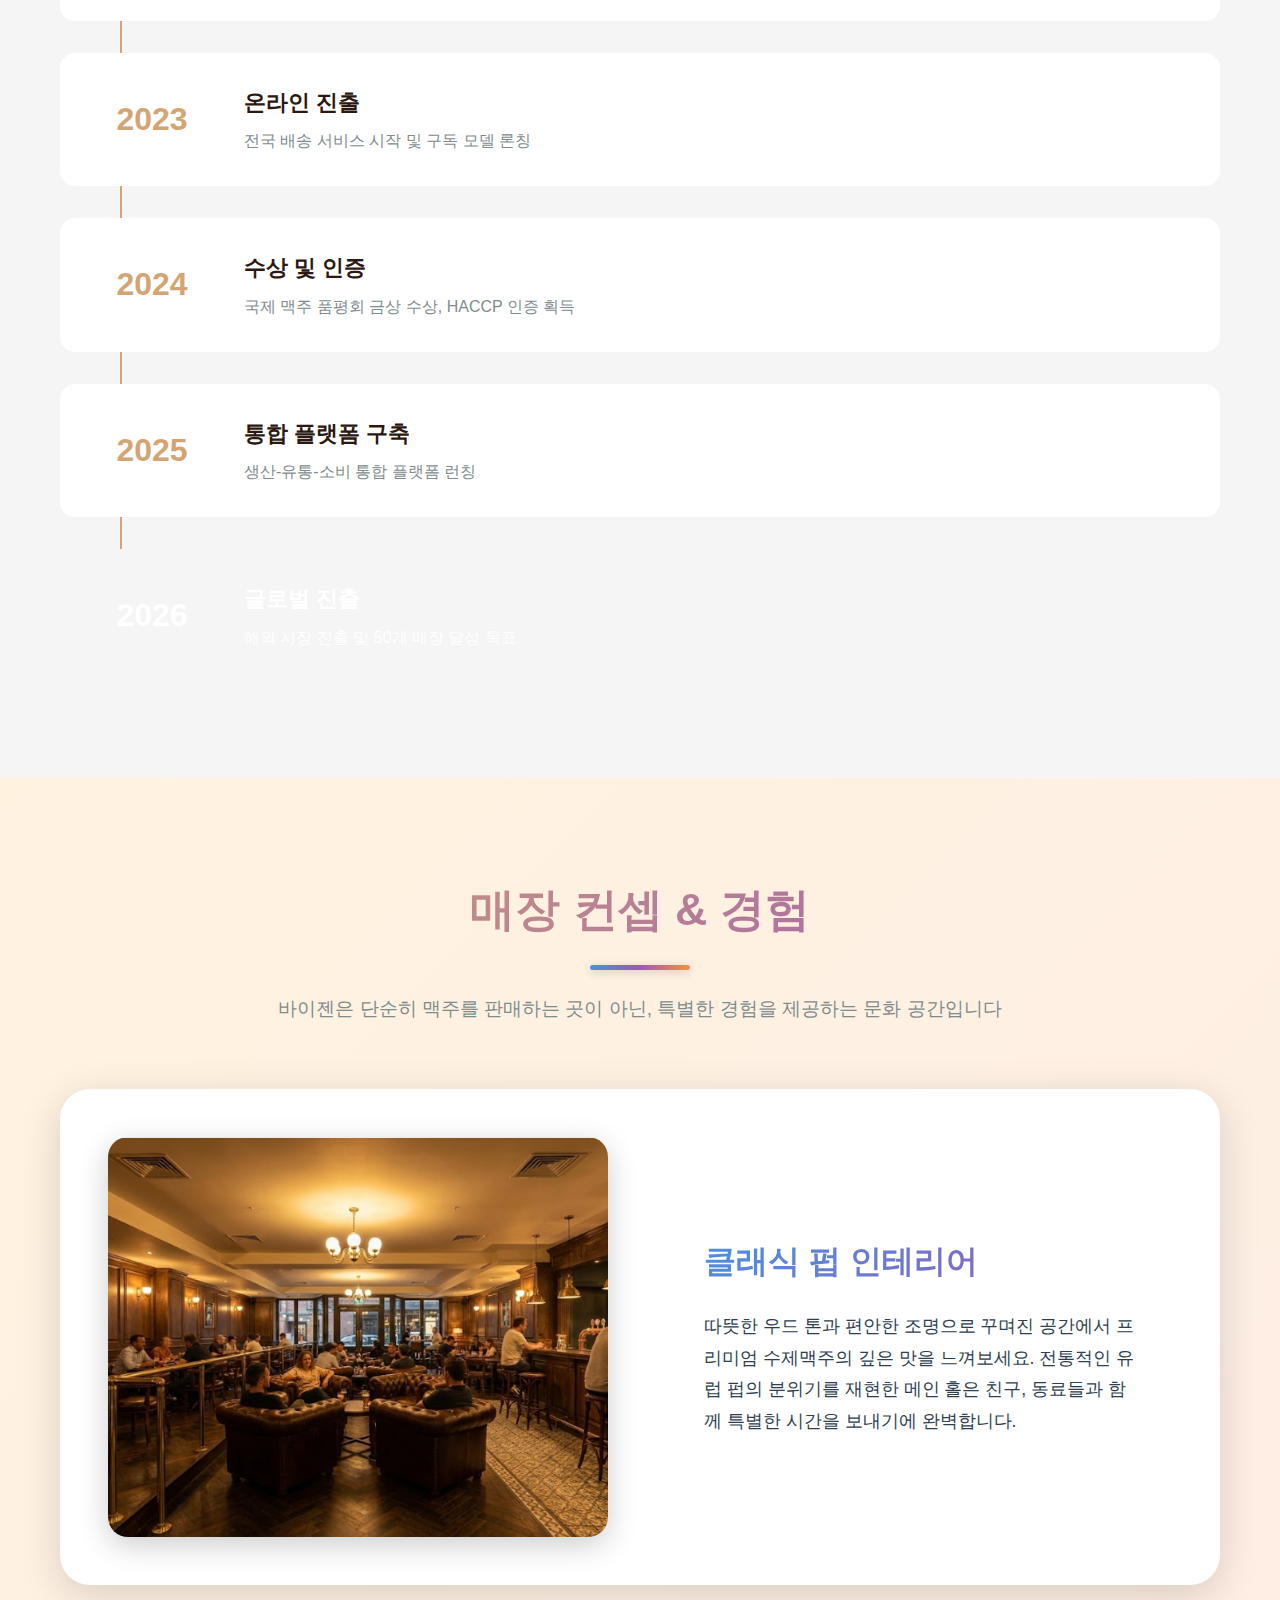
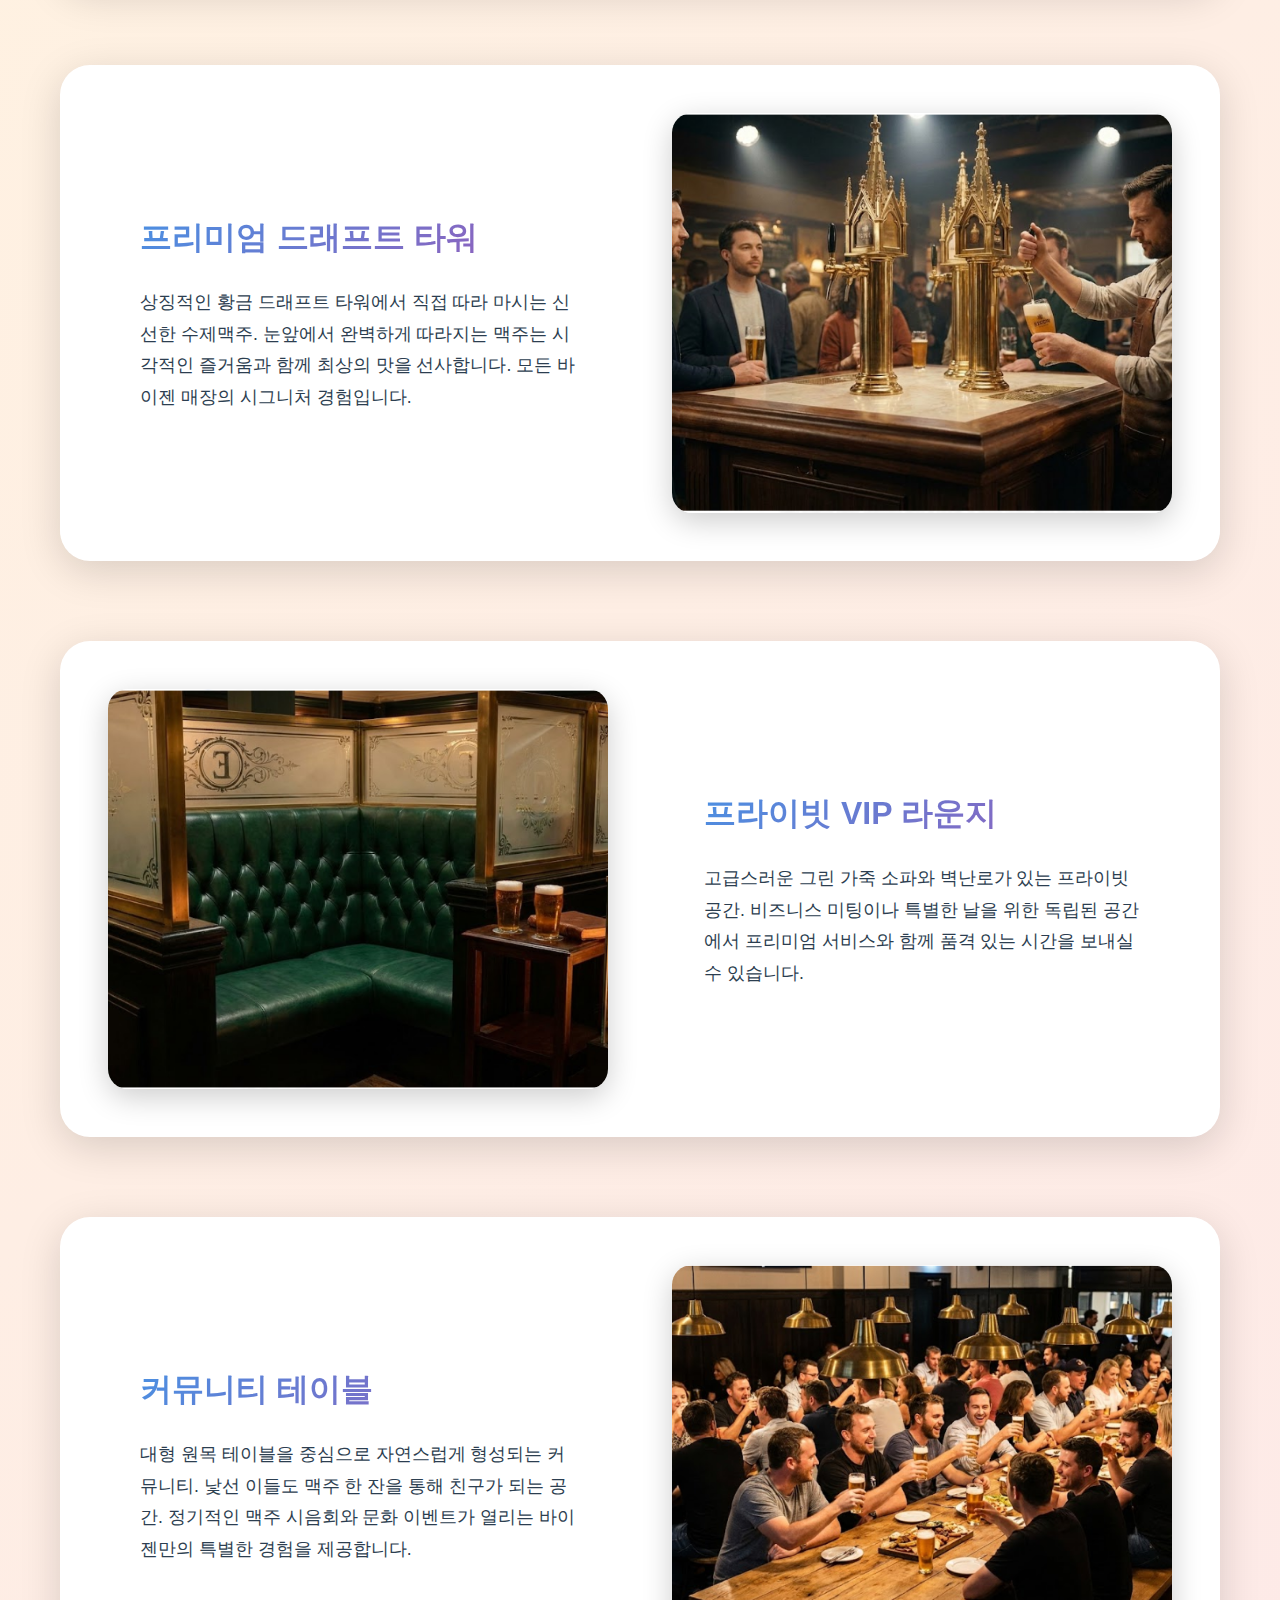
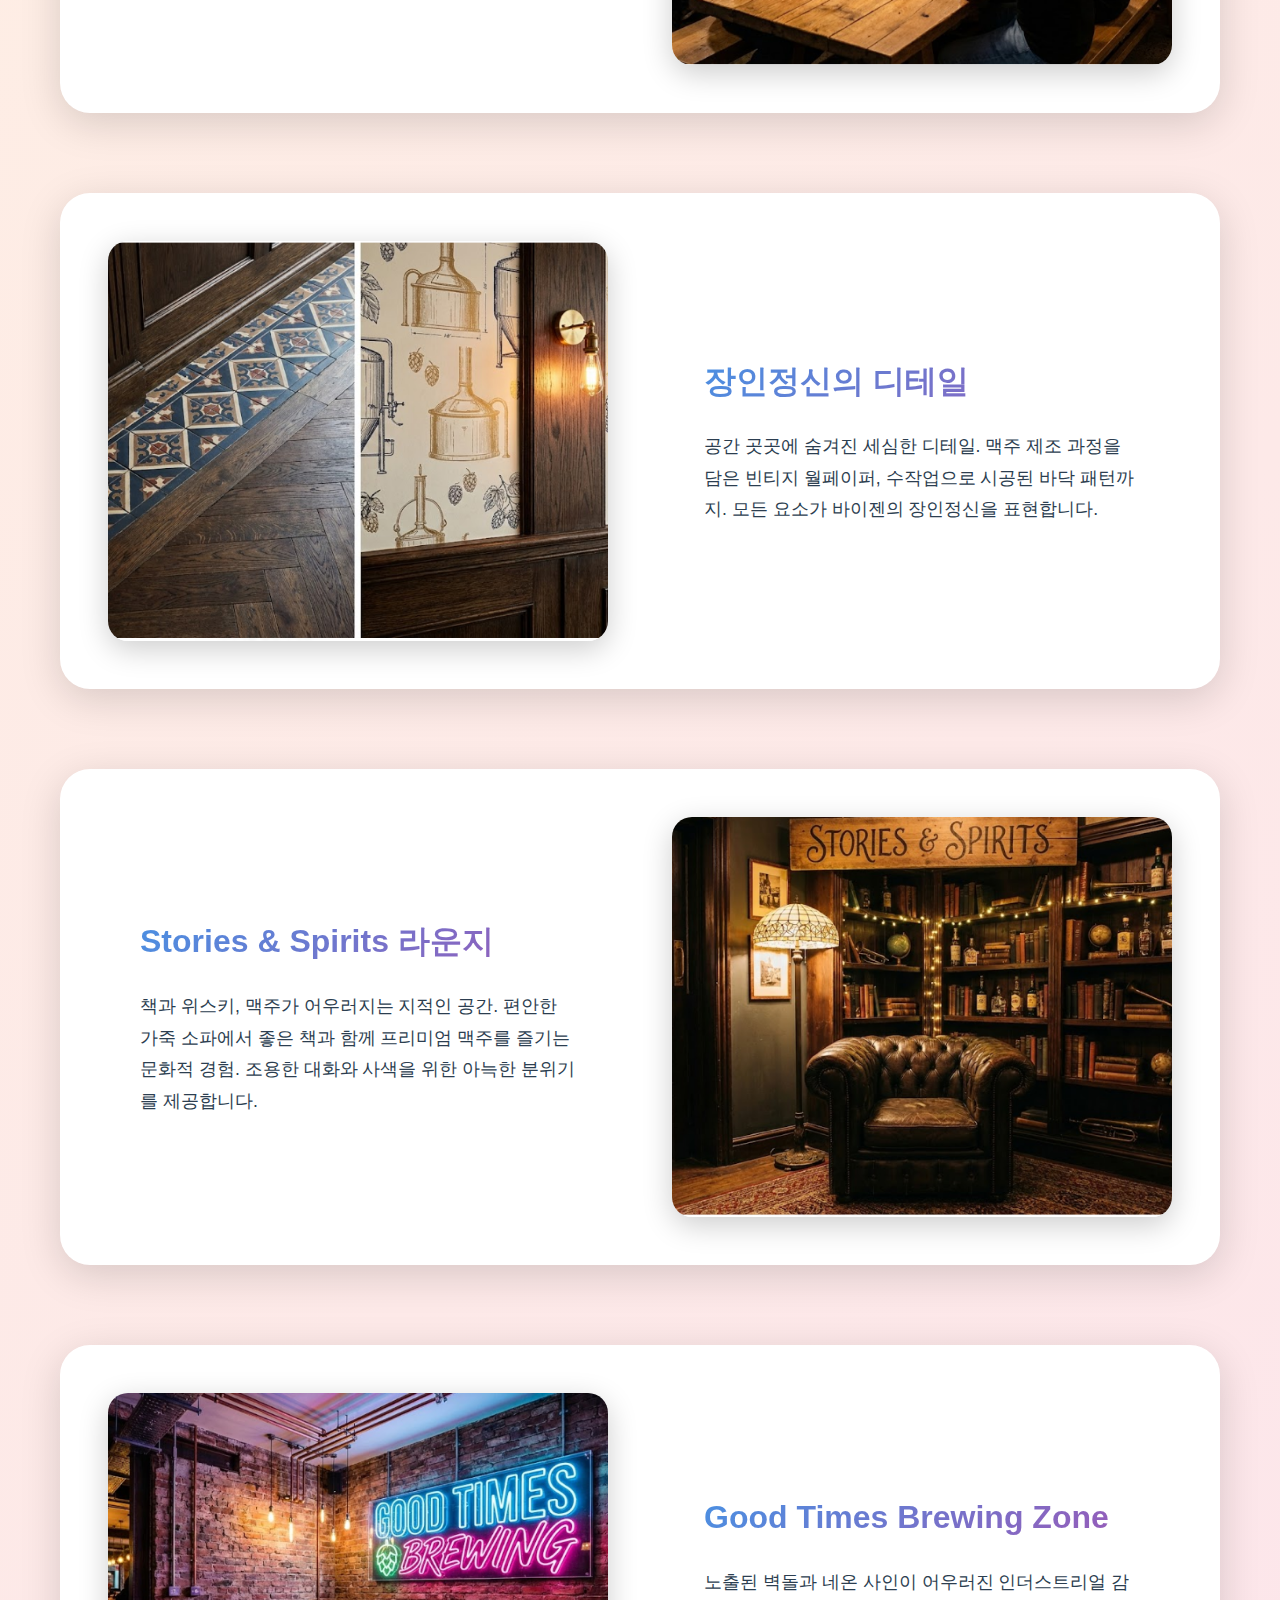
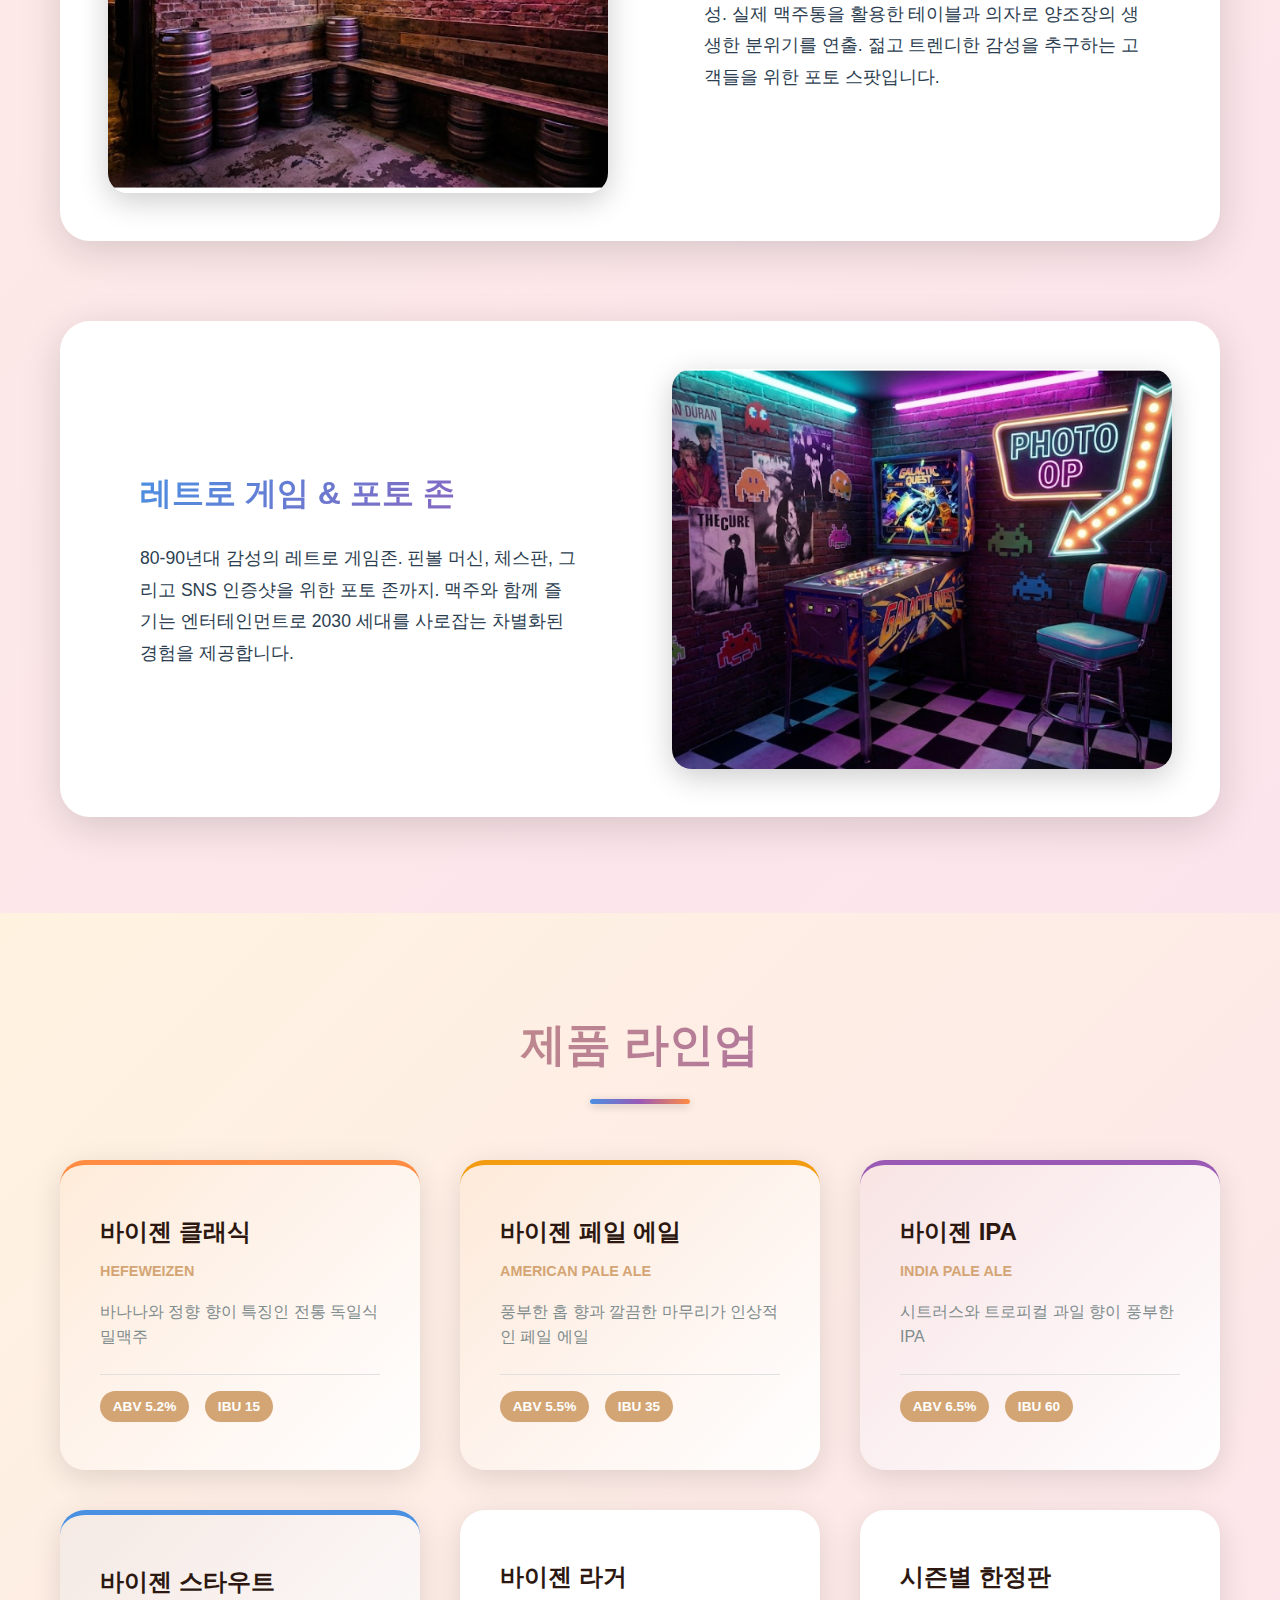
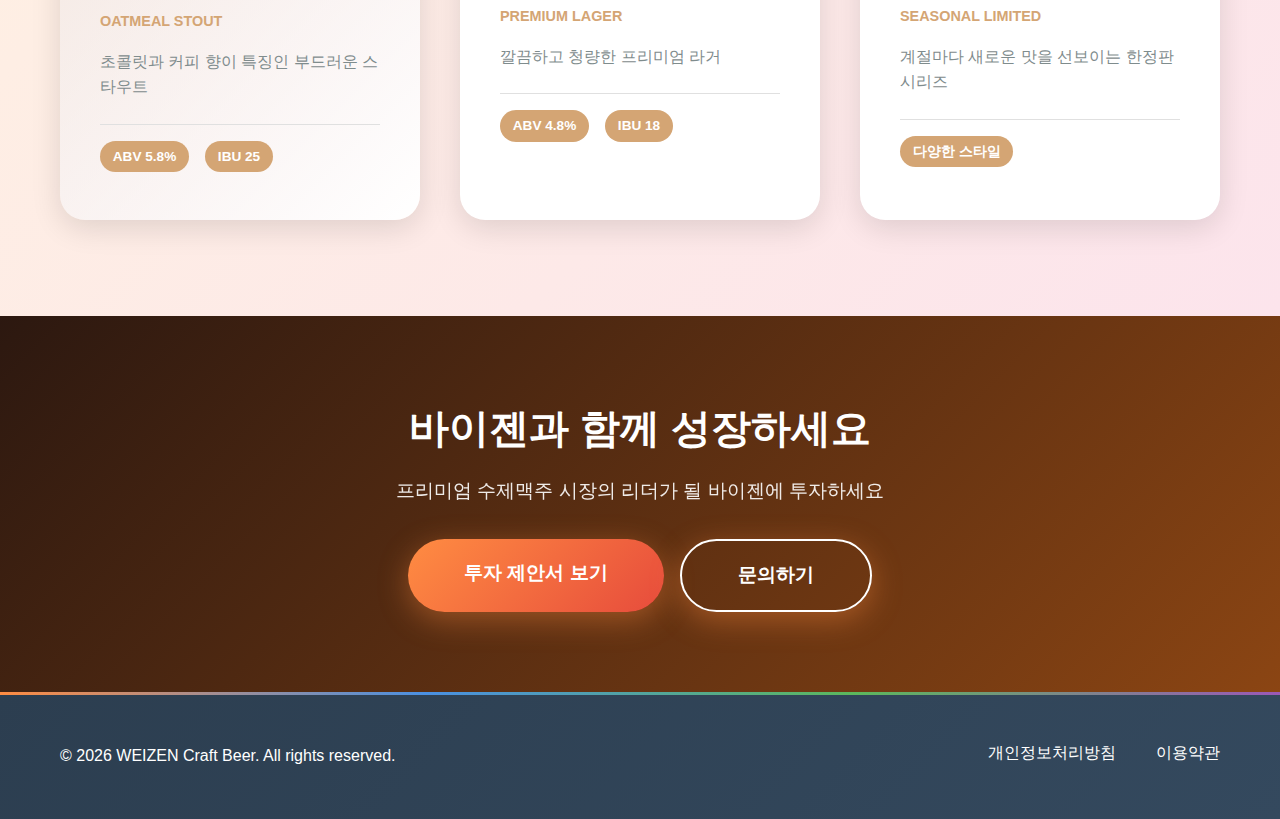
<file: 사업전랙 및 투자제안서/about.html>
<!DOCTYPE html>
<html lang="ko">
<head>
    <meta charset="UTF-8">
    <meta name="viewport" content="width=device-width, initial-scale=1.0">
    <title>브랜드 소개 - 바이젠 수제맥주</title>
    <link rel="stylesheet" href="style.css">
</head>
<body>
    <!-- 네비게이션 -->
    <nav class="navbar">
        <div class="container">
            <div class="logo">WEIZEN</div>
            <ul class="nav-menu">
                <li><a href="index.html">홈</a></li>
                <li><a href="about.html" class="active">브랜드 소개</a></li>
                <li class="has-dropdown">
                    <a href="strategy.html">사업 전략</a>
                    <ul class="dropdown-menu">
                        <li><a href="strategy.html#franchise-detail">프랜차이즈 전략</a></li>
                        <li><a href="strategy.html#ecosystem">K-Beer 생태계</a></li>
                        <li><a href="strategy.html#benchmarking">스타벅스 벤치마킹</a></li>
                        <li><a href="strategy.html#roadmap">실행 로드맵</a></li>
                    </ul>
                </li>
                <li><a href="market.html">시장 분석</a></li>
                <li><a href="business.html">비즈니스 모델</a></li>
                <li><a href="investment.html">투자 제안</a></li>
                <li><a href="contact.html">문의하기</a></li>
            </ul>
            <div class="hamburger">
                <span></span>
                <span></span>
                <span></span>
            </div>
        </div>
    </nav>

    <!-- 페이지 헤더 -->
    <section class="page-header">
        <div class="container">
            <h1>브랜드 소개</h1>
            <p>독일의 전통과 한국의 혁신이 만나는 프리미엄 수제맥주</p>
        </div>
    </section>

    <!-- 브랜드 소개 -->
    <section class="section about">
        <div class="container">
            <h2 class="section-title">바이젠의 이야기</h2>
            <div class="about-grid">
                <div class="about-card">
                    <div class="icon">🍺</div>
                    <h3>바이젠 스토리</h3>
                    <p>독일 바이에른 지방의 전통 맥주 제조법을 기반으로, 한국인의 입맛에 맞춘 프리미엄 수제맥주를 선보입니다.</p>
                </div>
                <div class="about-card">
                    <div class="icon">🎯</div>
                    <h3>비전 & 미션</h3>
                    <p>수제맥주의 대중화를 통해 K-Beer 글로벌 브랜드로 성장하고, 지역 경제 활성화에 기여합니다.</p>
                </div>
                <div class="about-card">
                    <div class="icon">⭐</div>
                    <h3>핵심 가치</h3>
                    <p>품질, 혁신, 지속가능성을 바탕으로 고객에게 특별한 경험을 제공합니다.</p>
                </div>
            </div>
        </div>
    </section>

    <!-- 브랜드 철학 -->
    <section class="section brand-philosophy">
        <div class="container">
            <h2 class="section-title">브랜드 철학</h2>
            <div class="philosophy-content">
                <div class="philosophy-item">
                    <h3>품질에 대한 집착</h3>
                    <p>엄선된 원재료와 전통 제조 방식을 고수하여 최고 품질의 맥주를 만듭니다. 모든 과정에서 타협하지 않는 장인 정신을 실천합니다.</p>
                    <ul>
                        <li>독일산 프리미엄 홉과 몰트 사용</li>
                        <li>자연 발효 방식으로 깊은 풍미 구현</li>
                        <li>엄격한 품질 관리 시스템</li>
                        <li>매 배치마다 테이스팅 진행</li>
                    </ul>
                </div>
                <div class="philosophy-item">
                    <h3>지속 가능한 성장</h3>
                    <p>환경을 생각하고 지역 사회와 함께 성장하는 책임 있는 기업이 되고자 합니다.</p>
                    <ul>
                        <li>친환경 패키징 사용</li>
                        <li>에너지 효율적인 양조 시설</li>
                        <li>지역 농산물 활용</li>
                        <li>맥주 부산물 재활용</li>
                    </ul>
                </div>
                <div class="philosophy-item">
                    <h3>고객 중심 혁신</h3>
                    <p>고객의 니즈를 파악하고 끊임없이 새로운 맛과 경험을 제공합니다.</p>
                    <ul>
                        <li>계절별 한정판 시리즈</li>
                        <li>고객 피드백 반영한 제품 개발</li>
                        <li>다양한 맛 프로파일 연구</li>
                        <li>맥주 교육 및 체험 프로그램</li>
                    </ul>
                </div>
            </div>
        </div>
    </section>

    <!-- 브랜드 연혁 -->
    <section class="section timeline">
        <div class="container">
            <h2 class="section-title">브랜드 연혁</h2>
            <div class="timeline-content">
                <div class="timeline-item">
                    <div class="timeline-year">2020</div>
                    <div class="timeline-info">
                        <h3>브랜드 론칭</h3>
                        <p>바이젠 수제맥주 1호점 오픈 및 첫 제품 출시</p>
                    </div>
                </div>
                <div class="timeline-item">
                    <div class="timeline-year">2021</div>
                    <div class="timeline-info">
                        <h3>양조장 확장</h3>
                        <p>자체 양조 시설 구축 및 생산 능력 3배 증대</p>
                    </div>
                </div>
                <div class="timeline-item">
                    <div class="timeline-year">2022</div>
                    <div class="timeline-info">
                        <h3>프랜차이즈 시작</h3>
                        <p>가맹점 사업 시작, 연말 기준 10개 매장 달성</p>
                    </div>
                </div>
                <div class="timeline-item">
                    <div class="timeline-year">2023</div>
                    <div class="timeline-info">
                        <h3>온라인 진출</h3>
                        <p>전국 배송 서비스 시작 및 구독 모델 론칭</p>
                    </div>
                </div>
                <div class="timeline-item">
                    <div class="timeline-year">2024</div>
                    <div class="timeline-info">
                        <h3>수상 및 인증</h3>
                        <p>국제 맥주 품평회 금상 수상, HACCP 인증 획득</p>
                    </div>
                </div>
                <div class="timeline-item">
                    <div class="timeline-year">2025</div>
                    <div class="timeline-info">
                        <h3>통합 플랫폼 구축</h3>
                        <p>생산-유통-소비 통합 플랫폼 런칭</p>
                    </div>
                </div>
                <div class="timeline-item highlight">
                    <div class="timeline-year">2026</div>
                    <div class="timeline-info">
                        <h3>글로벌 진출</h3>
                        <p>해외 시장 진출 및 50개 매장 달성 목표</p>
                    </div>
                </div>
            </div>
        </div>
    </section>

    <!-- 매장 컨셉 & 경험 -->
    <section class="section store-concept">
        <div class="container">
            <h2 class="section-title">매장 컨셉 & 경험</h2>
            <p class="section-subtitle">바이젠은 단순히 맥주를 판매하는 곳이 아닌, 특별한 경험을 제공하는 문화 공간입니다</p>

            <div class="concept-gallery">
                <div class="concept-item">
                    <div class="concept-image">
                        <img src="이미지 4111.png" alt="클래식 펍 인테리어">
                    </div>
                    <div class="concept-info">
                        <h3>클래식 펍 인테리어</h3>
                        <p>따뜻한 우드 톤과 편안한 조명으로 꾸며진 공간에서 프리미엄 수제맥주의 깊은 맛을 느껴보세요. 전통적인 유럽 펍의 분위기를 재현한 메인 홀은 친구, 동료들과 함께 특별한 시간을 보내기에 완벽합니다.</p>
                    </div>
                </div>

                <div class="concept-item reverse">
                    <div class="concept-image">
                        <img src="이미지 511.png" alt="프리미엄 드래프트 타워">
                    </div>
                    <div class="concept-info">
                        <h3>프리미엄 드래프트 타워</h3>
                        <p>상징적인 황금 드래프트 타워에서 직접 따라 마시는 신선한 수제맥주. 눈앞에서 완벽하게 따라지는 맥주는 시각적인 즐거움과 함께 최상의 맛을 선사합니다. 모든 바이젠 매장의 시그니처 경험입니다.</p>
                    </div>
                </div>

                <div class="concept-item">
                    <div class="concept-image">
                        <img src="이미지 611.png" alt="프라이빗 라운지">
                    </div>
                    <div class="concept-info">
                        <h3>프라이빗 VIP 라운지</h3>
                        <p>고급스러운 그린 가죽 소파와 벽난로가 있는 프라이빗 공간. 비즈니스 미팅이나 특별한 날을 위한 독립된 공간에서 프리미엄 서비스와 함께 품격 있는 시간을 보내실 수 있습니다.</p>
                    </div>
                </div>

                <div class="concept-item reverse">
                    <div class="concept-image">
                        <img src="이미지 711.png" alt="커뮤니티 테이블">
                    </div>
                    <div class="concept-info">
                        <h3>커뮤니티 테이블</h3>
                        <p>대형 원목 테이블을 중심으로 자연스럽게 형성되는 커뮤니티. 낯선 이들도 맥주 한 잔을 통해 친구가 되는 공간. 정기적인 맥주 시음회와 문화 이벤트가 열리는 바이젠만의 특별한 경험을 제공합니다.</p>
                    </div>
                </div>

                <div class="concept-item">
                    <div class="concept-image">
                        <img src="이미지 811.png" alt="디테일한 인테리어">
                    </div>
                    <div class="concept-info">
                        <h3>장인정신의 디테일</h3>
                        <p>공간 곳곳에 숨겨진 세심한 디테일. 맥주 제조 과정을 담은 빈티지 월페이퍼, 수작업으로 시공된 바닥 패턴까지. 모든 요소가 바이젠의 장인정신을 표현합니다.</p>
                    </div>
                </div>

                <div class="concept-item reverse">
                    <div class="concept-image">
                        <img src="이미지 911.png" alt="스토리 라운지">
                    </div>
                    <div class="concept-info">
                        <h3>Stories & Spirits 라운지</h3>
                        <p>책과 위스키, 맥주가 어우러지는 지적인 공간. 편안한 가죽 소파에서 좋은 책과 함께 프리미엄 맥주를 즐기는 문화적 경험. 조용한 대화와 사색을 위한 아늑한 분위기를 제공합니다.</p>
                    </div>
                </div>

                <div class="concept-item">
                    <div class="concept-image">
                        <img src="이미지 1011.png" alt="인더스트리얼 브루잉 존">
                    </div>
                    <div class="concept-info">
                        <h3>Good Times Brewing Zone</h3>
                        <p>노출된 벽돌과 네온 사인이 어우러진 인더스트리얼 감성. 실제 맥주통을 활용한 테이블과 의자로 양조장의 생생한 분위기를 연출. 젊고 트렌디한 감성을 추구하는 고객들을 위한 포토 스팟입니다.</p>
                    </div>
                </div>

                <div class="concept-item reverse">
                    <div class="concept-image">
                        <img src="이미지 121.png" alt="레트로 게임 존">
                    </div>
                    <div class="concept-info">
                        <h3>레트로 게임 & 포토 존</h3>
                        <p>80-90년대 감성의 레트로 게임존. 핀볼 머신, 체스판, 그리고 SNS 인증샷을 위한 포토 존까지. 맥주와 함께 즐기는 엔터테인먼트로 2030 세대를 사로잡는 차별화된 경험을 제공합니다.</p>
                    </div>
                </div>
            </div>
        </div>
    </section>

    <!-- 제품 라인업 -->
    <section class="section products">
        <div class="container">
            <h2 class="section-title">제품 라인업</h2>
            <div class="products-grid">
                <div class="product-card">
                    <h3>바이젠 클래식</h3>
                    <p class="product-type">Hefeweizen</p>
                    <p class="product-desc">바나나와 정향 향이 특징인 전통 독일식 밀맥주</p>
                    <div class="product-specs">
                        <span>ABV 5.2%</span>
                        <span>IBU 15</span>
                    </div>
                </div>
                <div class="product-card">
                    <h3>바이젠 페일 에일</h3>
                    <p class="product-type">American Pale Ale</p>
                    <p class="product-desc">풍부한 홉 향과 깔끔한 마무리가 인상적인 페일 에일</p>
                    <div class="product-specs">
                        <span>ABV 5.5%</span>
                        <span>IBU 35</span>
                    </div>
                </div>
                <div class="product-card">
                    <h3>바이젠 IPA</h3>
                    <p class="product-type">India Pale Ale</p>
                    <p class="product-desc">시트러스와 트로피컬 과일 향이 풍부한 IPA</p>
                    <div class="product-specs">
                        <span>ABV 6.5%</span>
                        <span>IBU 60</span>
                    </div>
                </div>
                <div class="product-card">
                    <h3>바이젠 스타우트</h3>
                    <p class="product-type">Oatmeal Stout</p>
                    <p class="product-desc">초콜릿과 커피 향이 특징인 부드러운 스타우트</p>
                    <div class="product-specs">
                        <span>ABV 5.8%</span>
                        <span>IBU 25</span>
                    </div>
                </div>
                <div class="product-card">
                    <h3>바이젠 라거</h3>
                    <p class="product-type">Premium Lager</p>
                    <p class="product-desc">깔끔하고 청량한 프리미엄 라거</p>
                    <div class="product-specs">
                        <span>ABV 4.8%</span>
                        <span>IBU 18</span>
                    </div>
                </div>
                <div class="product-card">
                    <h3>시즌별 한정판</h3>
                    <p class="product-type">Seasonal Limited</p>
                    <p class="product-desc">계절마다 새로운 맛을 선보이는 한정판 시리즈</p>
                    <div class="product-specs">
                        <span>다양한 스타일</span>
                    </div>
                </div>
            </div>
        </div>
    </section>

    <!-- CTA 섹션 -->
    <section class="section cta-section">
        <div class="container">
            <h2>바이젠과 함께 성장하세요</h2>
            <p>프리미엄 수제맥주 시장의 리더가 될 바이젠에 투자하세요</p>
            <div class="cta-buttons">
                <a href="investment.html" class="cta-button">투자 제안서 보기</a>
                <a href="contact.html" class="cta-button secondary">문의하기</a>
            </div>
        </div>
    </section>

    <!-- 푸터 -->
    <footer class="footer">
        <div class="container">
            <p>&copy; 2026 WEIZEN Craft Beer. All rights reserved.</p>
            <div class="footer-links">
                <a href="#">개인정보처리방침</a>
                <a href="#">이용약관</a>
            </div>
        </div>
    </footer>

    <script src="script.js"></script>
    <script src="https://chatbot-sdk.aitalker.co.kr/talker-sdk.umd.js"></script>
    <script>
        TalkerSDK.initializeTalkerSDK({ code: "biz008", position: "right" });
    </script>
</body>
</html>
</file>
<file: 01 홈페이지-사업전랙 및 투자제안서/style.css>
* {
    margin: 0;
    padding: 0;
    box-sizing: border-box;
}

:root {
    /* 기본 브랜드 컬러 */
    --primary-color: #D4A574;
    --primary-light: #E8C9A1;
    --primary-dark: #B8905E;
    --secondary-color: #8B4513;
    --secondary-light: #A0602F;
    --dark-color: #2C1810;
    --light-color: #F5F5F5;

    /* 액센트 컬러 팔레트 */
    --accent-orange: #FF8C42;
    --accent-orange-light: #FFB380;
    --accent-blue: #4A90E2;
    --accent-blue-light: #7EB3F5;
    --accent-green: #5CB85C;
    --accent-green-light: #8FD68F;
    --accent-purple: #9B59B6;
    --accent-purple-light: #B97FD1;
    --accent-teal: #17A2B8;
    --accent-teal-light: #5DCDDF;
    --accent-red: #E74C3C;
    --accent-yellow: #F39C12;

    /* 그라디언트 색상 */
    --gradient-1: linear-gradient(135deg, #667eea 0%, #764ba2 100%);
    --gradient-2: linear-gradient(135deg, #f093fb 0%, #f5576c 100%);
    --gradient-3: linear-gradient(135deg, #4facfe 0%, #00f2fe 100%);
    --gradient-4: linear-gradient(135deg, #43e97b 0%, #38f9d7 100%);
    --gradient-5: linear-gradient(135deg, #fa709a 0%, #fee140 100%);
    --gradient-6: linear-gradient(135deg, #30cfd0 0%, #330867 100%);
    --gradient-warm: linear-gradient(135deg, #FFB88C 0%, #DE6262 100%);
    --gradient-cool: linear-gradient(135deg, #A8EDEA 0%, #FED6E3 100%);
    --gradient-sunset: linear-gradient(135deg, #FF6B6B 0%, #FFE66D 100%);
    --gradient-ocean: linear-gradient(135deg, #2E3192 0%, #1BFFFF 100%);

    /* 배경 색상 */
    --bg-light-blue: #E3F2FD;
    --bg-light-green: #E8F5E9;
    --bg-light-purple: #F3E5F5;
    --bg-light-orange: #FFF3E0;
    --bg-light-teal: #E0F2F1;
    --bg-light-pink: #FCE4EC;

    /* 텍스트 색상 */
    --text-dark: #2C3E50;
    --text-light: #7F8C8D;
    --text-white: #FFFFFF;
}

html {
    scroll-behavior: smooth;
}

body {
    font-family: 'Segoe UI', -apple-system, BlinkMacSystemFont, 'Apple SD Gothic Neo', 'Malgun Gothic', sans-serif;
    line-height: 1.6;
    color: var(--text-dark);
    overflow-x: hidden;
}

.container {
    max-width: 1200px;
    margin: 0 auto;
    padding: 0 20px;
}

/* 네비게이션 */
.navbar {
    position: fixed;
    top: 0;
    width: 100%;
    background: rgba(44, 24, 16, 0.95);
    backdrop-filter: blur(10px);
    padding: 1rem 0;
    z-index: 1000;
    box-shadow: 0 2px 10px rgba(0, 0, 0, 0.1);
}

.navbar .container {
    display: flex;
    justify-content: space-between;
    align-items: center;
}

.logo {
    font-size: 1.8rem;
    font-weight: bold;
    color: var(--primary-color);
    letter-spacing: 2px;
}

.nav-menu {
    display: flex;
    list-style: none;
    gap: 2rem;
}

.nav-menu a {
    color: white;
    text-decoration: none;
    font-weight: 500;
    transition: color 0.3s;
    position: relative;
}

.nav-menu a::after {
    content: '';
    position: absolute;
    bottom: -5px;
    left: 0;
    width: 0;
    height: 2px;
    background: var(--primary-color);
    transition: width 0.3s;
}

.nav-menu a:hover {
    color: var(--primary-color);
}

.nav-menu a:hover::after {
    width: 100%;
}

/* Active 메뉴 스타일 */
.nav-menu a.active {
    color: white;
    background: linear-gradient(135deg, var(--accent-orange) 0%, var(--accent-purple) 100%);
    padding: 0.6rem 1.5rem;
    border-radius: 25px;
    box-shadow: 0 4px 15px rgba(255, 140, 66, 0.4);
}

.nav-menu a.active::after {
    display: none;
}

.nav-menu a.active:hover {
    color: white;
    background: linear-gradient(135deg, var(--accent-orange-light) 0%, var(--accent-purple-light) 100%);
    box-shadow: 0 6px 20px rgba(255, 140, 66, 0.6);
}

/* 드롭다운 메뉴 */
.has-dropdown {
    position: relative;
}

/* 드롭다운이 있는 메뉴에 역삼각형 추가 */
.has-dropdown > a::after {
    content: '▼';
    display: inline-block;
    margin-left: 0.5rem;
    font-size: 0.7rem;
    transition: transform 0.3s;
}

.has-dropdown:hover > a::after {
    transform: rotate(180deg);
}

/* Active 상태의 드롭다운 메뉴는 역삼각형 유지 */
.has-dropdown > a.active::after {
    display: inline-block !important;
}

.dropdown-menu {
    display: none;
    position: absolute;
    top: 100%;
    left: 0;
    background: rgba(44, 24, 16, 0.98);
    backdrop-filter: blur(10px);
    min-width: 250px;
    padding: 0.5rem 0;
    border-radius: 0 0 15px 15px;
    box-shadow: 0 8px 25px rgba(0, 0, 0, 0.4);
    z-index: 1000;
    list-style: none;
    border-top: 2px solid var(--primary-color);
}

.dropdown-menu li {
    padding: 0;
}

.dropdown-menu a {
    display: block;
    padding: 0.9rem 1.5rem;
    color: rgba(255, 255, 255, 0.9);
    text-decoration: none;
    transition: all 0.3s;
    font-size: 0.95rem;
    position: relative;
}

.dropdown-menu a::before {
    content: '';
    position: absolute;
    left: 0;
    top: 50%;
    transform: translateY(-50%);
    width: 0;
    height: 2px;
    background: var(--accent-orange);
    transition: width 0.3s;
}

.dropdown-menu a::after {
    display: none;
}

.dropdown-menu a:hover {
    background: linear-gradient(90deg, rgba(212, 165, 116, 0.2) 0%, transparent 100%);
    padding-left: 2rem;
    color: white;
}

.dropdown-menu a:hover::before {
    width: 4px;
}

/* 드롭다운 메뉴의 active 상태 */
.dropdown-menu a.active {
    background: linear-gradient(90deg, var(--accent-orange) 0%, var(--accent-purple) 100%);
    color: white;
    font-weight: 600;
    padding-left: 2rem;
    border-left: 4px solid var(--accent-orange-light);
}

.dropdown-menu a.active::before {
    width: 4px;
    background: var(--accent-orange-light);
}

.has-dropdown:hover .dropdown-menu {
    display: block;
    animation: fadeInDown 0.3s ease;
}

/* 사업 전략 페이지에서 드롭다운 항상 표시 */
.has-dropdown.keep-open .dropdown-menu {
    display: block !important;
}

.has-dropdown.keep-open > a::after {
    transform: rotate(180deg);
}

@keyframes fadeInDown {
    from {
        opacity: 0;
        transform: translateY(-10px);
    }
    to {
        opacity: 1;
        transform: translateY(0);
    }
}

.hamburger {
    display: none;
    flex-direction: column;
    cursor: pointer;
    gap: 5px;
}

.hamburger span {
    width: 25px;
    height: 3px;
    background: white;
    transition: 0.3s;
}

/* 히어로 섹션 */
.hero {
    height: 100vh;
    background: linear-gradient(135deg, #667eea 0%, #764ba2 50%, #f093fb 100%);
    position: relative;
    display: flex;
    align-items: center;
    justify-content: center;
    text-align: center;
    color: white;
    overflow: hidden;
}

.hero::before {
    content: '';
    position: absolute;
    top: 0;
    left: 0;
    width: 100%;
    height: 100%;
    background: radial-gradient(circle at 20% 50%, rgba(255, 107, 107, 0.3) 0%, transparent 50%),
                radial-gradient(circle at 80% 80%, rgba(78, 205, 196, 0.3) 0%, transparent 50%),
                radial-gradient(circle at 40% 20%, rgba(255, 230, 109, 0.3) 0%, transparent 50%);
    animation: gradientShift 10s ease infinite;
}

@keyframes gradientShift {
    0%, 100% {
        opacity: 1;
        transform: scale(1);
    }
    50% {
        opacity: 0.8;
        transform: scale(1.1);
    }
}

.hero-overlay {
    position: absolute;
    top: 0;
    left: 0;
    width: 100%;
    height: 100%;
    background: url('data:image/svg+xml,<svg xmlns="http://www.w3.org/2000/svg" viewBox="0 0 1200 600"><path d="M0,300 Q300,100 600,300 T1200,300 L1200,600 L0,600 Z" fill="rgba(255,255,255,0.1)"/></svg>');
    background-size: cover;
    opacity: 0.4;
    animation: wave 20s linear infinite;
}

@keyframes wave {
    0% {
        transform: translateX(0);
    }
    100% {
        transform: translateX(-50%);
    }
}

.hero-content {
    position: relative;
    z-index: 1;
    padding: 2rem;
    max-width: 900px;
}

.hero h1 {
    font-size: 4rem;
    margin-bottom: 1rem;
    animation: fadeInUp 1s ease;
    letter-spacing: 3px;
}

.hero-subtitle {
    font-size: 1.5rem;
    margin-bottom: 3rem;
    opacity: 0.9;
    animation: fadeInUp 1s ease 0.2s both;
}

.hero-stats {
    display: flex;
    justify-content: center;
    gap: 4rem;
    margin-bottom: 3rem;
    animation: fadeInUp 1s ease 0.4s both;
}

.stat-item h3 {
    font-size: 3rem;
    color: var(--primary-color);
    margin-bottom: 0.5rem;
}

.stat-item p {
    font-size: 1rem;
    opacity: 0.8;
}

.cta-button {
    display: inline-block;
    padding: 1.2rem 3.5rem;
    background: linear-gradient(135deg, var(--accent-orange) 0%, var(--accent-red) 100%);
    color: white;
    text-decoration: none;
    border-radius: 50px;
    font-size: 1.2rem;
    font-weight: 700;
    transition: all 0.4s cubic-bezier(0.175, 0.885, 0.32, 1.275);
    animation: fadeInUp 1s ease 0.6s both;
    box-shadow: 0 8px 30px rgba(255, 140, 66, 0.4);
    position: relative;
    overflow: hidden;
    border: none;
}

.cta-button::before {
    content: '';
    position: absolute;
    top: 0;
    left: -100%;
    width: 100%;
    height: 100%;
    background: linear-gradient(90deg, transparent, rgba(255, 255, 255, 0.3), transparent);
    transition: left 0.5s;
}

.cta-button:hover::before {
    left: 100%;
}

.cta-button:hover {
    transform: translateY(-5px) scale(1.05);
    box-shadow: 0 15px 50px rgba(255, 140, 66, 0.6);
}

/* 섹션 공통 스타일 */
.section {
    padding: 6rem 0;
    position: relative;
}

.section-title {
    text-align: center;
    font-size: 2.8rem;
    margin-bottom: 3.5rem;
    color: var(--dark-color);
    position: relative;
    padding-bottom: 1.5rem;
    font-weight: 700;
    background: linear-gradient(135deg, var(--primary-color) 0%, var(--accent-purple) 100%);
    -webkit-background-clip: text;
    -webkit-text-fill-color: transparent;
    background-clip: text;
}

.section-title::after {
    content: '';
    position: absolute;
    bottom: 0;
    left: 50%;
    transform: translateX(-50%);
    width: 100px;
    height: 5px;
    background: linear-gradient(90deg, var(--accent-blue), var(--accent-purple), var(--accent-orange));
    border-radius: 10px;
    box-shadow: 0 2px 10px rgba(0, 0, 0, 0.2);
}

/* 브랜드 소개 */
.about {
    background: linear-gradient(135deg, #f5f7fa 0%, #c3cfe2 100%);
    position: relative;
}

.about::before {
    content: '';
    position: absolute;
    top: 0;
    left: 0;
    right: 0;
    height: 100%;
    background: url('data:image/svg+xml,<svg width="100" height="100" xmlns="http://www.w3.org/2000/svg"><circle cx="50" cy="50" r="2" fill="rgba(212,165,116,0.1)"/></svg>');
    opacity: 0.3;
    pointer-events: none;
}

.about-grid {
    display: grid;
    grid-template-columns: repeat(auto-fit, minmax(300px, 1fr));
    gap: 2.5rem;
}

.about-card {
    background: white;
    padding: 3rem 2.5rem;
    border-radius: 20px;
    box-shadow: 0 8px 30px rgba(0, 0, 0, 0.12);
    transition: all 0.4s cubic-bezier(0.175, 0.885, 0.32, 1.275);
    text-align: center;
    position: relative;
    overflow: hidden;
    border-top: 4px solid transparent;
}

.about-card:nth-child(1) {
    border-top-color: var(--accent-blue);
}

.about-card:nth-child(2) {
    border-top-color: var(--accent-green);
}

.about-card:nth-child(3) {
    border-top-color: var(--accent-purple);
}

.about-card:nth-child(4) {
    border-top-color: var(--accent-orange);
}

.about-card::before {
    content: '';
    position: absolute;
    top: 0;
    left: 0;
    width: 100%;
    height: 100%;
    background: linear-gradient(135deg, rgba(74, 144, 226, 0.05) 0%, rgba(155, 89, 182, 0.05) 100%);
    opacity: 0;
    transition: opacity 0.4s;
}

.about-card:hover {
    transform: translateY(-15px) scale(1.02);
    box-shadow: 0 15px 50px rgba(0, 0, 0, 0.2);
}

.about-card:hover::before {
    opacity: 1;
}

.about-card .icon {
    font-size: 3rem;
    margin-bottom: 1rem;
}

.about-card h3 {
    font-size: 1.5rem;
    margin-bottom: 1rem;
    color: var(--dark-color);
}

.about-card p {
    color: var(--text-light);
    line-height: 1.8;
}

/* 사업 전략 */
.strategy {
    background: linear-gradient(135deg, #667eea 0%, #764ba2 100%);
    background: var(--bg-light-purple);
    position: relative;
    overflow: hidden;
}

.strategy::after {
    content: '';
    position: absolute;
    top: -50%;
    right: -50%;
    width: 100%;
    height: 100%;
    background: radial-gradient(circle, rgba(155, 89, 182, 0.1) 0%, transparent 70%);
    pointer-events: none;
}

.strategy-content {
    display: grid;
    gap: 3rem;
    position: relative;
    z-index: 1;
}

.strategy-item {
    background: white;
    padding: 3rem;
    border-radius: 20px;
    border-left: 5px solid transparent;
    box-shadow: 0 8px 30px rgba(0, 0, 0, 0.12);
    transition: all 0.4s cubic-bezier(0.175, 0.885, 0.32, 1.275);
    position: relative;
    overflow: hidden;
}

.strategy-item:nth-child(odd) {
    border-left-color: var(--accent-purple);
}

.strategy-item:nth-child(even) {
    border-left-color: var(--accent-blue);
}

.strategy-item:hover {
    transform: translateX(10px);
    box-shadow: 0 12px 40px rgba(0, 0, 0, 0.2);
}

.strategy-number {
    display: inline-block;
    width: 70px;
    height: 70px;
    background: linear-gradient(135deg, var(--accent-purple), var(--accent-purple-light));
    color: white;
    border-radius: 50%;
    text-align: center;
    line-height: 70px;
    font-size: 1.8rem;
    font-weight: bold;
    margin-bottom: 1.5rem;
    box-shadow: 0 4px 15px rgba(155, 89, 182, 0.3);
}

.strategy-item:nth-child(even) .strategy-number {
    background: linear-gradient(135deg, var(--accent-blue), var(--accent-blue-light));
    box-shadow: 0 4px 15px rgba(74, 144, 226, 0.3);
}

.strategy-item h3 {
    font-size: 1.8rem;
    margin-bottom: 1rem;
    color: var(--dark-color);
}

.strategy-item p {
    color: var(--text-light);
    margin-bottom: 1.5rem;
    line-height: 1.8;
}

.strategy-item ul {
    list-style: none;
    display: grid;
    gap: 0.8rem;
}

.strategy-item ul li {
    padding-left: 1.5rem;
    position: relative;
    color: var(--text-dark);
}

.strategy-item ul li::before {
    content: '✓';
    position: absolute;
    left: 0;
    color: var(--primary-color);
    font-weight: bold;
}

/* 시장 분석 */
.market {
    background: var(--light-color);
}

.market-grid {
    display: grid;
    grid-template-columns: repeat(auto-fit, minmax(350px, 1fr));
    gap: 2rem;
}

.market-card {
    background: white;
    padding: 2.5rem;
    border-radius: 15px;
    box-shadow: 0 5px 20px rgba(0, 0, 0, 0.1);
}

.market-card h3 {
    font-size: 1.6rem;
    margin-bottom: 1.5rem;
    color: var(--dark-color);
}

.market-stat {
    text-align: center;
    padding: 2.5rem;
    background: linear-gradient(135deg, var(--accent-blue) 0%, var(--accent-teal) 100%);
    border-radius: 15px;
    margin-bottom: 1.5rem;
    box-shadow: 0 8px 25px rgba(74, 144, 226, 0.3);
    transition: transform 0.3s, box-shadow 0.3s;
}

.market-stat:hover {
    transform: translateY(-5px) scale(1.05);
    box-shadow: 0 12px 35px rgba(74, 144, 226, 0.4);
}

.big-number {
    display: block;
    font-size: 3.5rem;
    font-weight: 900;
    color: white;
    margin-bottom: 0.5rem;
    text-shadow: 2px 2px 4px rgba(0, 0, 0, 0.2);
}

.market-label {
    display: block;
    color: white;
    font-size: 1.2rem;
    font-weight: 600;
}

.competitors {
    display: grid;
    gap: 1rem;
    margin-bottom: 1.5rem;
}

.competitor-item {
    padding: 1rem;
    background: #f8f8f8;
    border-radius: 8px;
}

.competitor-item strong {
    display: block;
    margin-bottom: 0.5rem;
    color: var(--dark-color);
}

.competitor-item p {
    color: var(--text-light);
    font-size: 0.95rem;
}

.advantage {
    padding: 1.5rem;
    background: linear-gradient(135deg, var(--primary-color) 0%, var(--secondary-color) 100%);
    border-radius: 10px;
    text-align: center;
}

.advantage strong {
    display: block;
    color: white;
    font-size: 1.2rem;
    margin-bottom: 0.5rem;
}

.advantage p {
    color: white;
    font-size: 1.1rem;
}

.growth-list {
    list-style: none;
}

.growth-list li {
    padding: 0.8rem;
    margin-bottom: 0.8rem;
    background: #f8f8f8;
    border-radius: 8px;
    color: var(--text-dark);
}

/* 비즈니스 모델 */
.business {
    background: white;
}

.business-content {
    display: grid;
    gap: 3rem;
}

.business-model h3,
.platform-strategy h3,
.delivery-system h3 {
    font-size: 1.8rem;
    margin-bottom: 2rem;
    color: var(--dark-color);
}

.revenue-streams {
    display: grid;
    grid-template-columns: repeat(auto-fit, minmax(250px, 1fr));
    gap: 2.5rem;
}

.revenue-item {
    background: white;
    padding: 2.5rem;
    border-radius: 20px;
    text-align: center;
    border: none;
    position: relative;
    overflow: hidden;
    box-shadow: 0 8px 30px rgba(0, 0, 0, 0.12);
    transition: all 0.4s cubic-bezier(0.175, 0.885, 0.32, 1.275);
}

.revenue-item:nth-child(1) {
    background: linear-gradient(135deg, rgba(255, 140, 66, 0.1) 0%, rgba(255, 140, 66, 0.05) 100%);
}

.revenue-item:nth-child(2) {
    background: linear-gradient(135deg, rgba(74, 144, 226, 0.1) 0%, rgba(74, 144, 226, 0.05) 100%);
}

.revenue-item:nth-child(3) {
    background: linear-gradient(135deg, rgba(92, 184, 92, 0.1) 0%, rgba(92, 184, 92, 0.05) 100%);
}

.revenue-item:nth-child(4) {
    background: linear-gradient(135deg, rgba(155, 89, 182, 0.1) 0%, rgba(155, 89, 182, 0.05) 100%);
}

.revenue-item:hover {
    transform: translateY(-10px) scale(1.03);
    box-shadow: 0 15px 50px rgba(0, 0, 0, 0.2);
}

.revenue-item::before {
    content: '';
    position: absolute;
    top: 0;
    left: 0;
    width: 100%;
    height: 6px;
    background: linear-gradient(90deg, var(--accent-orange), var(--accent-blue), var(--accent-green), var(--accent-purple));
}

.revenue-item:nth-child(1)::before {
    background: var(--accent-orange);
}

.revenue-item:nth-child(2)::before {
    background: var(--accent-blue);
}

.revenue-item:nth-child(3)::before {
    background: var(--accent-green);
}

.revenue-item:nth-child(4)::before {
    background: var(--accent-purple);
}

.revenue-item h4 {
    font-size: 1.4rem;
    margin-bottom: 1rem;
    color: var(--dark-color);
}

.revenue-item p {
    color: var(--text-light);
    margin-bottom: 1.5rem;
}

.percentage {
    display: inline-block;
    font-size: 2.5rem;
    font-weight: bold;
    color: var(--primary-color);
}

.platform-diagram {
    display: flex;
    flex-direction: column;
    align-items: center;
    gap: 1rem;
    padding: 2rem;
    background: #f8f8f8;
    border-radius: 15px;
}

.platform-layer {
    width: 100%;
    max-width: 500px;
    padding: 1.5rem;
    background: white;
    border-radius: 10px;
    text-align: center;
    box-shadow: 0 3px 10px rgba(0, 0, 0, 0.1);
}

.platform-layer strong {
    display: block;
    font-size: 1.3rem;
    margin-bottom: 0.5rem;
    color: var(--dark-color);
}

.platform-layer p {
    color: var(--text-light);
}

.arrow {
    font-size: 2rem;
    color: var(--primary-color);
}

.delivery-system ul {
    list-style: none;
    display: grid;
    gap: 1rem;
}

.delivery-system ul li {
    padding: 1.2rem;
    background: #f8f8f8;
    border-radius: 10px;
    border-left: 4px solid var(--primary-color);
}

.delivery-system ul li strong {
    color: var(--dark-color);
    margin-right: 0.5rem;
}

/* 투자 제안 */
.investment {
    background: linear-gradient(135deg, #A8EDEA 0%, #FED6E3 100%);
    position: relative;
    overflow: hidden;
}

.investment::before {
    content: '';
    position: absolute;
    top: -50%;
    left: -50%;
    width: 200%;
    height: 200%;
    background: radial-gradient(circle, rgba(255, 255, 255, 0.3) 0%, transparent 70%);
    animation: pulse 15s ease-in-out infinite;
    pointer-events: none;
}

@keyframes pulse {
    0%, 100% {
        transform: translate(0, 0) scale(1);
    }
    50% {
        transform: translate(-10%, -10%) scale(1.1);
    }
}

.investment-highlight {
    margin-bottom: 4rem;
    position: relative;
    z-index: 1;
}

.investment-highlight h3 {
    font-size: 2.2rem;
    margin-bottom: 2.5rem;
    color: var(--dark-color);
    text-align: center;
    font-weight: 700;
}

.highlight-grid {
    display: grid;
    grid-template-columns: repeat(auto-fit, minmax(300px, 1fr));
    gap: 2.5rem;
}

.highlight-card {
    background: white;
    padding: 3rem 2.5rem;
    border-radius: 25px;
    box-shadow: 0 10px 40px rgba(0, 0, 0, 0.15);
    text-align: center;
    transition: all 0.4s cubic-bezier(0.175, 0.885, 0.32, 1.275);
    position: relative;
    overflow: hidden;
}

.highlight-card::after {
    content: '';
    position: absolute;
    top: 0;
    left: 0;
    width: 100%;
    height: 100%;
    background: linear-gradient(135deg, rgba(74, 144, 226, 0.1) 0%, rgba(155, 89, 182, 0.1) 100%);
    opacity: 0;
    transition: opacity 0.4s;
}

.highlight-card:hover {
    transform: translateY(-15px) rotate(2deg);
    box-shadow: 0 20px 60px rgba(0, 0, 0, 0.25);
}

.highlight-card:hover::after {
    opacity: 1;
}

.highlight-card h4 {
    font-size: 1.3rem;
    margin-bottom: 1.5rem;
    color: var(--text-light);
    text-transform: uppercase;
    letter-spacing: 1px;
}

.invest-amount {
    font-size: 3rem;
    font-weight: bold;
    color: var(--primary-color);
    margin-bottom: 0.5rem;
}

.invest-detail {
    font-size: 1.1rem;
    color: var(--text-light);
}

.highlight-card ul {
    list-style: none;
    text-align: left;
}

.highlight-card ul li {
    padding: 0.8rem 0;
    border-bottom: 1px solid #eee;
    color: var(--text-dark);
}

.highlight-card ul li:last-child {
    border-bottom: none;
}

.roi {
    font-size: 3rem;
    font-weight: bold;
    color: var(--accent-color);
    margin-bottom: 0.5rem;
}

.financial-plan {
    margin-bottom: 4rem;
}

.financial-plan h3 {
    font-size: 2rem;
    margin-bottom: 2rem;
    color: var(--dark-color);
    text-align: center;
}

.financial-table {
    width: 100%;
    background: white;
    border-radius: 15px;
    overflow: hidden;
    box-shadow: 0 5px 20px rgba(0, 0, 0, 0.1);
}

.financial-table thead {
    background: var(--dark-color);
    color: white;
}

.financial-table th,
.financial-table td {
    padding: 1.5rem;
    text-align: center;
    border-bottom: 1px solid #eee;
}

.financial-table th {
    font-size: 1.1rem;
    font-weight: 600;
}

.financial-table td {
    font-size: 1rem;
    color: var(--text-dark);
}

.financial-table tbody tr:hover {
    background: #f8f8f8;
}

.expected-effects h3 {
    font-size: 2rem;
    margin-bottom: 2rem;
    color: var(--dark-color);
    text-align: center;
}

.effects-grid {
    display: grid;
    grid-template-columns: repeat(auto-fit, minmax(250px, 1fr));
    gap: 2.5rem;
}

.effect-item {
    background: white;
    padding: 2.5rem;
    border-radius: 20px;
    text-align: center;
    box-shadow: 0 8px 30px rgba(0, 0, 0, 0.12);
    transition: all 0.4s cubic-bezier(0.175, 0.885, 0.32, 1.275);
    position: relative;
    border-top: 4px solid transparent;
}

.effect-item:nth-child(1) {
    border-top-color: var(--accent-blue);
    background: linear-gradient(135deg, rgba(74, 144, 226, 0.05) 0%, white 100%);
}

.effect-item:nth-child(2) {
    border-top-color: var(--accent-green);
    background: linear-gradient(135deg, rgba(92, 184, 92, 0.05) 0%, white 100%);
}

.effect-item:nth-child(3) {
    border-top-color: var(--accent-orange);
    background: linear-gradient(135deg, rgba(255, 140, 66, 0.05) 0%, white 100%);
}

.effect-item:nth-child(4) {
    border-top-color: var(--accent-purple);
    background: linear-gradient(135deg, rgba(155, 89, 182, 0.05) 0%, white 100%);
}

.effect-item:hover {
    transform: translateY(-10px) scale(1.03);
    box-shadow: 0 15px 50px rgba(0, 0, 0, 0.2);
}

.effect-icon {
    font-size: 3.5rem;
    display: block;
    margin-bottom: 1.2rem;
    filter: drop-shadow(2px 2px 4px rgba(0, 0, 0, 0.1));
}

.effect-item h4 {
    font-size: 1.3rem;
    margin-bottom: 0.8rem;
    color: var(--dark-color);
}

.effect-item p {
    color: var(--text-light);
}

/* 문의하기 */
.contact {
    background: linear-gradient(135deg, #667eea 0%, #764ba2 100%);
    position: relative;
    overflow: hidden;
}

.contact::before {
    content: '';
    position: absolute;
    top: -50%;
    right: -50%;
    width: 100%;
    height: 100%;
    background: radial-gradient(circle, rgba(255, 255, 255, 0.1) 0%, transparent 70%);
    pointer-events: none;
}

.contact-content {
    display: grid;
    grid-template-columns: 1fr 1fr;
    gap: 4rem;
    position: relative;
    z-index: 1;
}

.contact-info {
    background: white;
    padding: 3rem;
    border-radius: 25px;
    box-shadow: 0 10px 40px rgba(0, 0, 0, 0.2);
}

.contact-info h3 {
    font-size: 2rem;
    margin-bottom: 2.5rem;
    color: var(--dark-color);
    background: linear-gradient(135deg, var(--accent-purple), var(--accent-blue));
    -webkit-background-clip: text;
    -webkit-text-fill-color: transparent;
    background-clip: text;
}

.info-item {
    margin-bottom: 2rem;
    padding: 1.5rem;
    background: var(--bg-light-blue);
    border-radius: 15px;
    border-left: 4px solid var(--accent-blue);
    transition: transform 0.3s;
}

.info-item:hover {
    transform: translateX(10px);
}

.info-item strong {
    display: block;
    margin-bottom: 0.8rem;
    color: var(--dark-color);
    font-size: 1.2rem;
}

.info-item p {
    color: var(--text-light);
    font-size: 1rem;
    line-height: 1.6;
}

.contact-form {
    background: white;
    padding: 3rem;
    border-radius: 25px;
    box-shadow: 0 10px 40px rgba(0, 0, 0, 0.2);
}

.form-group {
    margin-bottom: 1.5rem;
}

.form-group input,
.form-group select,
.form-group textarea {
    width: 100%;
    padding: 1.2rem;
    border: 2px solid #e0e0e0;
    border-radius: 12px;
    font-size: 1rem;
    font-family: inherit;
    transition: all 0.3s;
    background: #fafafa;
}

.form-group input:focus,
.form-group select:focus,
.form-group textarea:focus {
    outline: none;
    border-color: var(--accent-purple);
    background: white;
    box-shadow: 0 0 0 3px rgba(155, 89, 182, 0.1);
    transform: translateY(-2px);
}

.submit-button {
    width: 100%;
    padding: 1.3rem 2rem;
    background: linear-gradient(135deg, var(--accent-purple), var(--accent-blue));
    color: white;
    border: none;
    border-radius: 12px;
    font-size: 1.2rem;
    font-weight: 700;
    cursor: pointer;
    transition: all 0.4s cubic-bezier(0.175, 0.885, 0.32, 1.275);
    box-shadow: 0 8px 25px rgba(155, 89, 182, 0.3);
}

.submit-button:hover {
    transform: translateY(-3px);
    box-shadow: 0 15px 40px rgba(155, 89, 182, 0.5);
}

/* 푸터 */
.footer {
    background: linear-gradient(135deg, #2C3E50 0%, #34495E 100%);
    color: white;
    padding: 3rem 0;
    text-align: center;
    position: relative;
    overflow: hidden;
}

.footer::before {
    content: '';
    position: absolute;
    top: 0;
    left: 0;
    width: 100%;
    height: 3px;
    background: linear-gradient(90deg, var(--accent-orange), var(--accent-blue), var(--accent-green), var(--accent-purple));
}

.footer .container {
    display: flex;
    justify-content: space-between;
    align-items: center;
    flex-wrap: wrap;
    gap: 2rem;
    position: relative;
    z-index: 1;
}

.footer-links {
    display: flex;
    gap: 2.5rem;
}

.footer-links a {
    color: white;
    text-decoration: none;
    transition: all 0.3s;
    position: relative;
    padding-bottom: 5px;
}

.footer-links a::after {
    content: '';
    position: absolute;
    bottom: 0;
    left: 0;
    width: 0;
    height: 2px;
    background: linear-gradient(90deg, var(--accent-orange), var(--accent-purple));
    transition: width 0.3s;
}

.footer-links a:hover {
    color: var(--accent-orange-light);
}

.footer-links a:hover::after {
    width: 100%;
}

/* 애니메이션 */
@keyframes fadeInUp {
    from {
        opacity: 0;
        transform: translateY(30px);
    }
    to {
        opacity: 1;
        transform: translateY(0);
    }
}

/* 페이지 헤더 */
.page-header {
    background: linear-gradient(135deg, #667eea 0%, #764ba2 50%, #f093fb 100%);
    color: white;
    padding: 8rem 0 4rem;
    text-align: center;
    margin-top: 70px;
    position: relative;
    overflow: hidden;
}

.page-header::before {
    content: '';
    position: absolute;
    top: 0;
    left: 0;
    width: 100%;
    height: 100%;
    background: radial-gradient(circle at 30% 50%, rgba(255, 140, 66, 0.2) 0%, transparent 50%),
                radial-gradient(circle at 70% 70%, rgba(92, 184, 92, 0.2) 0%, transparent 50%);
    pointer-events: none;
}

.page-header h1 {
    font-size: 3.5rem;
    margin-bottom: 1rem;
    position: relative;
    z-index: 1;
    text-shadow: 2px 2px 4px rgba(0, 0, 0, 0.2);
}

.page-header p {
    font-size: 1.3rem;
    opacity: 0.9;
}

/* 빠른 링크 */
.quick-links {
    background: linear-gradient(135deg, #f5f7fa 0%, #c3cfe2 100%);
}

.quick-links-grid {
    display: grid;
    grid-template-columns: repeat(auto-fit, minmax(300px, 1fr));
    gap: 2.5rem;
}

.quick-link-card {
    background: white;
    padding: 3rem;
    border-radius: 25px;
    text-decoration: none;
    color: var(--text-dark);
    transition: all 0.4s cubic-bezier(0.175, 0.885, 0.32, 1.275);
    border: 2px solid transparent;
    box-shadow: 0 8px 30px rgba(0, 0, 0, 0.12);
    display: block;
    text-align: center;
    position: relative;
    overflow: hidden;
}

.quick-link-card:nth-child(1) {
    background: linear-gradient(135deg, rgba(74, 144, 226, 0.05) 0%, white 100%);
    border-top: 5px solid var(--accent-blue);
}

.quick-link-card:nth-child(2) {
    background: linear-gradient(135deg, rgba(92, 184, 92, 0.05) 0%, white 100%);
    border-top: 5px solid var(--accent-green);
}

.quick-link-card:nth-child(3) {
    background: linear-gradient(135deg, rgba(255, 140, 66, 0.05) 0%, white 100%);
    border-top: 5px solid var(--accent-orange);
}

.quick-link-card:nth-child(4) {
    background: linear-gradient(135deg, rgba(155, 89, 182, 0.05) 0%, white 100%);
    border-top: 5px solid var(--accent-purple);
}

.quick-link-card::before {
    content: '';
    position: absolute;
    top: 0;
    left: 0;
    width: 100%;
    height: 100%;
    background: linear-gradient(135deg, transparent 0%, rgba(0, 0, 0, 0.05) 100%);
    opacity: 0;
    transition: opacity 0.4s;
}

.quick-link-card:hover::before {
    opacity: 1;
}

.quick-link-card:hover {
    transform: translateY(-15px) scale(1.02);
    box-shadow: 0 20px 60px rgba(0, 0, 0, 0.25);
}

.quick-link-card .icon {
    font-size: 3.5rem;
    margin-bottom: 1.5rem;
    filter: drop-shadow(2px 2px 4px rgba(0, 0, 0, 0.1));
    transition: transform 0.3s;
}

.quick-link-card:hover .icon {
    transform: scale(1.2) rotate(5deg);
}

.quick-link-card h3 {
    font-size: 1.7rem;
    margin-bottom: 1rem;
    color: var(--dark-color);
    font-weight: 700;
}

.quick-link-card p {
    color: var(--text-light);
}

/* 브랜드 철학 */
.brand-philosophy {
    background: white;
}

.philosophy-content {
    display: grid;
    gap: 2.5rem;
}

.philosophy-item {
    background: linear-gradient(135deg, #f8f8f8 0%, #ffffff 100%);
    padding: 2.5rem;
    border-radius: 15px;
    border-left: 5px solid var(--primary-color);
}

.philosophy-item h3 {
    font-size: 1.8rem;
    margin-bottom: 1rem;
    color: var(--dark-color);
}

.philosophy-item > p {
    color: var(--text-light);
    margin-bottom: 1.5rem;
    line-height: 1.8;
}

.philosophy-item ul {
    list-style: none;
    display: grid;
    gap: 0.8rem;
}

.philosophy-item ul li {
    padding-left: 1.5rem;
    position: relative;
    color: var(--text-dark);
}

.philosophy-item ul li::before {
    content: '✓';
    position: absolute;
    left: 0;
    color: var(--primary-color);
    font-weight: bold;
}

/* 타임라인 */
.timeline {
    background: var(--light-color);
}

.timeline-content {
    display: grid;
    gap: 2rem;
}

.timeline-item {
    display: grid;
    grid-template-columns: 120px 1fr;
    gap: 2rem;
    align-items: center;
    background: white;
    padding: 2rem;
    border-radius: 15px;
    position: relative;
}

.timeline-item::before {
    content: '';
    position: absolute;
    left: 60px;
    top: 100%;
    width: 2px;
    height: 2rem;
    background: var(--primary-color);
}

.timeline-item:last-child::before {
    display: none;
}

.timeline-year {
    font-size: 2rem;
    font-weight: bold;
    color: var(--primary-color);
    text-align: center;
}

.timeline-info h3 {
    font-size: 1.4rem;
    margin-bottom: 0.5rem;
    color: var(--dark-color);
}

.timeline-info p {
    color: var(--text-light);
}

.timeline-item.highlight {
    background: linear-gradient(135deg, var(--primary-color) 0%, var(--accent-color) 100%);
}

.timeline-item.highlight .timeline-year,
.timeline-item.highlight .timeline-info h3,
.timeline-item.highlight .timeline-info p {
    color: white;
}

/* 제품 */
.products {
    background: linear-gradient(135deg, var(--bg-light-orange) 0%, var(--bg-light-pink) 100%);
}

.products-grid {
    display: grid;
    grid-template-columns: repeat(auto-fit, minmax(300px, 1fr));
    gap: 2.5rem;
}

.product-card {
    background: white;
    padding: 3rem 2.5rem;
    border-radius: 25px;
    border: none;
    transition: all 0.4s cubic-bezier(0.175, 0.885, 0.32, 1.275);
    box-shadow: 0 8px 30px rgba(0, 0, 0, 0.12);
    position: relative;
    overflow: hidden;
}

.product-card:nth-child(1) {
    background: linear-gradient(135deg, rgba(255, 140, 66, 0.05) 0%, white 100%);
    border-top: 5px solid var(--accent-orange);
}

.product-card:nth-child(2) {
    background: linear-gradient(135deg, rgba(243, 156, 18, 0.05) 0%, white 100%);
    border-top: 5px solid var(--accent-yellow);
}

.product-card:nth-child(3) {
    background: linear-gradient(135deg, rgba(155, 89, 182, 0.05) 0%, white 100%);
    border-top: 5px solid var(--accent-purple);
}

.product-card:nth-child(4) {
    background: linear-gradient(135deg, rgba(74, 144, 226, 0.05) 0%, white 100%);
    border-top: 5px solid var(--accent-blue);
}

.product-card::before {
    content: '';
    position: absolute;
    top: 0;
    left: 0;
    width: 100%;
    height: 100%;
    background: linear-gradient(135deg, rgba(0, 0, 0, 0) 0%, rgba(0, 0, 0, 0.05) 100%);
    opacity: 0;
    transition: opacity 0.4s;
}

.product-card:hover {
    transform: translateY(-15px) scale(1.03);
    box-shadow: 0 20px 60px rgba(0, 0, 0, 0.25);
}

.product-card:hover::before {
    opacity: 1;
}

.product-card h3 {
    font-size: 1.5rem;
    margin-bottom: 0.5rem;
    color: var(--dark-color);
}

.product-type {
    color: var(--primary-color);
    font-weight: 600;
    margin-bottom: 1rem;
    font-size: 0.9rem;
    text-transform: uppercase;
}

.product-desc {
    color: var(--text-light);
    margin-bottom: 1.5rem;
    line-height: 1.6;
}

.product-specs {
    display: flex;
    gap: 1rem;
    padding-top: 1rem;
    border-top: 1px solid #e0e0e0;
}

.product-specs span {
    background: var(--primary-color);
    color: white;
    padding: 0.3rem 0.8rem;
    border-radius: 20px;
    font-size: 0.85rem;
    font-weight: 600;
}

/* CTA 섹션 */
.cta-section {
    background: linear-gradient(135deg, var(--dark-color) 0%, var(--secondary-color) 100%);
    color: white;
    text-align: center;
    padding: 5rem 0;
}

.cta-section h2 {
    font-size: 2.5rem;
    margin-bottom: 1rem;
}

.cta-section p {
    font-size: 1.2rem;
    margin-bottom: 2rem;
    opacity: 0.9;
}

.cta-buttons {
    display: flex;
    gap: 1rem;
    justify-content: center;
    flex-wrap: wrap;
}

.cta-button.secondary {
    background: transparent;
    border: 2px solid white;
}

.cta-button.secondary:hover {
    background: white;
    color: var(--dark-color);
}

/* 프랜차이즈 상세 */
.franchise-detail {
    background: white;
}

.detail-grid {
    display: grid;
    grid-template-columns: repeat(auto-fit, minmax(350px, 1fr));
    gap: 2rem;
}

.detail-card {
    background: white;
    padding: 3rem;
    border-radius: 20px;
    border-left: 6px solid transparent;
    box-shadow: 0 8px 30px rgba(0, 0, 0, 0.12);
    transition: all 0.4s cubic-bezier(0.175, 0.885, 0.32, 1.275);
}

.detail-card:nth-child(odd) {
    border-left-color: var(--accent-blue);
    background: linear-gradient(135deg, rgba(74, 144, 226, 0.03) 0%, white 100%);
}

.detail-card:nth-child(even) {
    border-left-color: var(--accent-purple);
    background: linear-gradient(135deg, rgba(155, 89, 182, 0.03) 0%, white 100%);
}

.detail-card:hover {
    transform: translateX(10px);
    box-shadow: 0 12px 40px rgba(0, 0, 0, 0.18);
}

.detail-card h3 {
    font-size: 1.8rem;
    margin-bottom: 2rem;
    color: var(--dark-color);
    background: linear-gradient(135deg, var(--accent-blue), var(--accent-purple));
    -webkit-background-clip: text;
    -webkit-text-fill-color: transparent;
    background-clip: text;
}

.detail-card ul {
    list-style: none;
}

.detail-card ul li {
    padding: 0.8rem 0;
    border-bottom: 1px solid #eee;
    color: var(--text-dark);
}

.detail-card ul li:last-child {
    border-bottom: none;
}

.detail-card ul li strong {
    color: var(--dark-color);
    margin-right: 0.5rem;
}

/* 생태계 */
.ecosystem {
    background: var(--light-color);
}

.ecosystem-diagram {
    display: flex;
    flex-direction: column;
    gap: 1rem;
    max-width: 900px;
    margin: 0 auto;
}

.ecosystem-layer {
    background: white;
    border-radius: 15px;
    padding: 2rem;
    box-shadow: 0 5px 20px rgba(0, 0, 0, 0.1);
}

.layer-header {
    font-size: 1.8rem;
    font-weight: bold;
    color: var(--primary-color);
    text-align: center;
    margin-bottom: 1.5rem;
}

.layer-content {
    display: grid;
    grid-template-columns: repeat(auto-fit, minmax(200px, 1fr));
    gap: 1.5rem;
}

.layer-item {
    padding: 1.5rem;
    background: #f8f8f8;
    border-radius: 10px;
}

.layer-item h4 {
    font-size: 1.2rem;
    margin-bottom: 0.5rem;
    color: var(--dark-color);
}

.layer-item p {
    color: var(--text-light);
    font-size: 0.95rem;
}

.ecosystem-arrow {
    text-align: center;
    font-size: 2.5rem;
    color: var(--primary-color);
}

/* 벤치마킹 */
.benchmarking {
    background: white;
}

.benchmark-content {
    max-width: 1000px;
    margin: 0 auto;
}

.comparison-header h3 {
    font-size: 2rem;
    text-align: center;
    margin-bottom: 3rem;
    color: var(--dark-color);
}

.comparison-grid {
    display: grid;
    gap: 2.5rem;
}

.comparison-item {
    display: grid;
    grid-template-columns: 1fr auto 1fr;
    gap: 2rem;
    align-items: center;
    padding: 2rem;
    background: #f8f8f8;
    border-radius: 15px;
}

.comparison-label {
    display: inline-block;
    padding: 0.3rem 1rem;
    background: #999;
    color: white;
    border-radius: 20px;
    font-size: 0.9rem;
    font-weight: 600;
    margin-bottom: 0.8rem;
}

.comparison-label.weizen {
    background: var(--primary-color);
}

.comparison-item h4 {
    font-size: 1.3rem;
    margin-bottom: 0.5rem;
    color: var(--dark-color);
}

.comparison-item p {
    color: var(--text-light);
}

.arrow-right {
    font-size: 2rem;
    color: var(--primary-color);
    font-weight: bold;
}

/* PDF 페이지 뷰어 공통 스타일 */
.pdf-page-viewer {
    width: 100%;
    height: 700px;
    border: none;
    border-radius: 10px;
    box-shadow: 0 5px 20px rgba(0, 0, 0, 0.15);
    margin: 2rem 0;
}

/* 전략 이미지 섹션 */
.strategy-image-section {
    margin-bottom: 4rem;
    padding: 2.5rem;
    background: linear-gradient(135deg, #f8f8f8 0%, #ffffff 100%);
    border-radius: 15px;
    border-left: 5px solid var(--primary-color);
}

.strategy-image-section h3 {
    font-size: 1.8rem;
    margin-bottom: 2rem;
    color: var(--dark-color);
    text-align: center;
}

.strategy-diagram {
    margin-bottom: 2rem;
}

.strategy-summary {
    display: grid;
    grid-template-columns: repeat(auto-fit, minmax(280px, 1fr));
    gap: 2rem;
}

.summary-card {
    background: white;
    padding: 2rem;
    border-radius: 10px;
    box-shadow: 0 3px 15px rgba(0, 0, 0, 0.1);
}

.summary-card h4 {
    font-size: 1.3rem;
    margin-bottom: 1rem;
    color: var(--primary-color);
    font-weight: bold;
}

.summary-card p {
    color: var(--text-dark);
    line-height: 1.8;
}

/* 시장 변곡점 섹션 */
.market-shift-section {
    margin-bottom: 4rem;
    padding: 2.5rem;
    background: white;
    border-radius: 15px;
    box-shadow: 0 5px 20px rgba(0, 0, 0, 0.1);
}

.market-shift-section h3 {
    font-size: 1.8rem;
    margin-bottom: 2rem;
    color: var(--dark-color);
    text-align: center;
}

.insight-box {
    padding: 2rem;
    background: linear-gradient(135deg, var(--primary-color) 0%, var(--accent-color) 100%);
    border-radius: 10px;
    margin-top: 2rem;
}

.insight-box p {
    color: white;
    line-height: 1.8;
    font-size: 1.05rem;
}

.insight-box strong {
    font-weight: 700;
}

/* 페인 포인트 섹션 */
.pain-point-section,
.regulatory-section,
.digital-platform-section,
.data-membership-section {
    margin-bottom: 4rem;
    padding: 2.5rem;
    background: #f8f8f8;
    border-radius: 15px;
}

.pain-point-section h3,
.regulatory-section h3,
.digital-platform-section h3,
.data-membership-section h3 {
    font-size: 1.8rem;
    margin-bottom: 2rem;
    color: var(--dark-color);
    text-align: center;
}

.solution-highlight,
.game-changer-box {
    padding: 2rem;
    background: white;
    border-radius: 10px;
    border-left: 5px solid var(--primary-color);
    margin-top: 2rem;
}

.solution-highlight h4,
.game-changer-box h4 {
    font-size: 1.4rem;
    margin-bottom: 1rem;
    color: var(--dark-color);
}

.solution-highlight p,
.game-changer-box p {
    color: var(--text-dark);
    line-height: 1.8;
}

/* 벤치마킹 관련 섹션 */
.benchmarking-pillars-section,
.space-strategy-section,
.anchor-store-section,
.people-strategy-section,
.premium-lineup-section,
.operations-section {
    margin-bottom: 4rem;
    padding: 2.5rem;
    background: white;
    border-radius: 15px;
    box-shadow: 0 5px 20px rgba(0, 0, 0, 0.1);
}

.benchmarking-pillars-section h3,
.space-strategy-section h3,
.anchor-store-section h3,
.people-strategy-section h3,
.premium-lineup-section h3,
.operations-section h3 {
    font-size: 1.8rem;
    margin-bottom: 2rem;
    color: var(--dark-color);
    text-align: center;
}

.anchor-features {
    display: grid;
    grid-template-columns: repeat(auto-fit, minmax(250px, 1fr));
    gap: 2rem;
    margin-top: 2rem;
}

.feature-item {
    padding: 1.5rem;
    background: #f8f8f8;
    border-radius: 10px;
    border-top: 4px solid var(--primary-color);
}

.feature-item h4 {
    font-size: 1.2rem;
    margin-bottom: 0.8rem;
    color: var(--dark-color);
}

.feature-item p {
    color: var(--text-light);
    line-height: 1.6;
}

/* 로드맵 섹션 */
.execution-roadmap-section,
.vision-section {
    margin-bottom: 4rem;
    padding: 2.5rem;
    background: linear-gradient(135deg, #f8f8f8 0%, #ffffff 100%);
    border-radius: 15px;
}

.execution-roadmap-section h3,
.vision-section h3 {
    font-size: 1.8rem;
    margin-bottom: 2rem;
    color: var(--dark-color);
    text-align: center;
}

.roadmap-phases {
    display: grid;
    grid-template-columns: repeat(auto-fit, minmax(300px, 1fr));
    gap: 2rem;
    margin-top: 2rem;
}

.phase-card {
    padding: 2rem;
    background: white;
    border-radius: 10px;
    box-shadow: 0 3px 15px rgba(0, 0, 0, 0.1);
    border-left: 5px solid var(--primary-color);
}

.phase-card h4 {
    font-size: 1.3rem;
    margin-bottom: 1.5rem;
    color: var(--primary-color);
    font-weight: bold;
}

.phase-card ul {
    list-style: none;
}

.phase-card ul li {
    padding: 0.8rem 0;
    padding-left: 1.5rem;
    position: relative;
    color: var(--text-dark);
    border-bottom: 1px solid #eee;
}

.phase-card ul li:last-child {
    border-bottom: none;
}

.phase-card ul li::before {
    content: '▸';
    position: absolute;
    left: 0;
    color: var(--primary-color);
    font-weight: bold;
}

.vision-statement {
    padding: 2.5rem;
    background: linear-gradient(135deg, var(--dark-color) 0%, var(--secondary-color) 100%);
    border-radius: 10px;
    text-align: center;
    margin-top: 2rem;
    color: white;
}

.vision-statement p {
    line-height: 2;
    font-size: 1.1rem;
    margin-bottom: 1.5rem;
}

.vision-statement strong {
    color: var(--accent-color);
    font-weight: 700;
}

.vision-statement h4 {
    font-size: 1.5rem;
    margin-top: 2rem;
    color: var(--primary-color);
    letter-spacing: 1px;
}

/* PDF 뷰어 */
.benchmark-pdf {
    margin-top: 4rem;
    padding: 2.5rem;
    background: #f8f8f8;
    border-radius: 15px;
    border-left: 5px solid var(--primary-color);
}

.benchmark-pdf h3 {
    font-size: 1.8rem;
    margin-bottom: 1rem;
    color: var(--dark-color);
}

.pdf-description {
    color: var(--text-light);
    margin-bottom: 2rem;
    line-height: 1.8;
}

.pdf-viewer-container {
    background: white;
    border-radius: 10px;
    overflow: hidden;
    box-shadow: 0 5px 20px rgba(0, 0, 0, 0.1);
    margin-bottom: 1.5rem;
}

.pdf-viewer {
    width: 100%;
    height: 600px;
    border: none;
}

.pdf-actions {
    display: flex;
    gap: 1rem;
    justify-content: center;
    flex-wrap: wrap;
}

.pdf-download-btn,
.pdf-open-btn {
    display: inline-flex;
    align-items: center;
    gap: 0.5rem;
    padding: 1rem 2rem;
    background: var(--primary-color);
    color: white;
    text-decoration: none;
    border-radius: 8px;
    font-weight: 600;
    transition: all 0.3s;
    box-shadow: 0 3px 10px rgba(0, 0, 0, 0.1);
}

.pdf-download-btn:hover,
.pdf-open-btn:hover {
    background: var(--secondary-color);
    transform: translateY(-2px);
    box-shadow: 0 5px 15px rgba(0, 0, 0, 0.2);
}

.pdf-open-btn {
    background: white;
    color: var(--primary-color);
    border: 2px solid var(--primary-color);
}

.pdf-open-btn:hover {
    background: var(--primary-color);
    color: white;
}

.pdf-download-btn span,
.pdf-open-btn span {
    font-size: 1.2rem;
}

/* 로드맵 */
.roadmap {
    background: var(--light-color);
}

.roadmap-timeline {
    display: grid;
    gap: 2rem;
}

.roadmap-item {
    display: grid;
    grid-template-columns: 150px 1fr;
    gap: 2rem;
    align-items: start;
}

.roadmap-year {
    font-size: 2.5rem;
    font-weight: bold;
    color: var(--primary-color);
    text-align: center;
    padding: 1.5rem;
    background: white;
    border-radius: 15px;
}

.roadmap-content {
    background: white;
    padding: 2rem;
    border-radius: 15px;
    border-left: 5px solid var(--primary-color);
}

.roadmap-content h3 {
    font-size: 1.6rem;
    margin-bottom: 1rem;
    color: var(--dark-color);
}

.roadmap-content ul {
    list-style: none;
}

.roadmap-content ul li {
    padding: 0.8rem 0;
    padding-left: 1.5rem;
    position: relative;
    color: var(--text-dark);
}

.roadmap-content ul li::before {
    content: '▸';
    position: absolute;
    left: 0;
    color: var(--primary-color);
}

/* 시장 트렌드 */
.market-trends {
    background: white;
}

.trends-grid {
    display: grid;
    grid-template-columns: repeat(auto-fit, minmax(280px, 1fr));
    gap: 2rem;
}

.trend-card {
    background: #f8f8f8;
    padding: 2rem;
    border-radius: 15px;
    transition: all 0.3s;
}

.trend-card:hover {
    transform: translateY(-5px);
    box-shadow: 0 5px 20px rgba(0, 0, 0, 0.1);
}

.trend-icon {
    font-size: 2.5rem;
    margin-bottom: 1rem;
}

.trend-card h3 {
    font-size: 1.4rem;
    margin-bottom: 1rem;
    color: var(--dark-color);
}

.trend-card > p {
    color: var(--text-light);
    margin-bottom: 1rem;
    line-height: 1.6;
}

.trend-card ul {
    list-style: none;
}

.trend-card ul li {
    padding: 0.5rem 0;
    padding-left: 1.2rem;
    position: relative;
    color: var(--text-dark);
    font-size: 0.95rem;
}

.trend-card ul li::before {
    content: '•';
    position: absolute;
    left: 0;
    color: var(--primary-color);
}

/* 소비자 분석 */
.consumer-analysis {
    background: var(--light-color);
}

.consumer-grid {
    display: grid;
    grid-template-columns: repeat(auto-fit, minmax(350px, 1fr));
    gap: 2rem;
}

.consumer-segment {
    background: white;
    padding: 2.5rem;
    border-radius: 15px;
    box-shadow: 0 5px 20px rgba(0, 0, 0, 0.1);
}

.consumer-segment h3 {
    font-size: 1.6rem;
    margin-bottom: 1.5rem;
    color: var(--dark-color);
    border-bottom: 3px solid var(--primary-color);
    padding-bottom: 0.5rem;
}

.segment-stats {
    display: flex;
    justify-content: space-around;
    margin-bottom: 2rem;
    padding: 1.5rem;
    background: #f8f8f8;
    border-radius: 10px;
}

.stat {
    text-align: center;
}

.stat strong {
    display: block;
    font-size: 2rem;
    color: var(--primary-color);
    margin-bottom: 0.3rem;
}

.stat span {
    font-size: 0.9rem;
    color: var(--text-light);
}

.segment-characteristics h4,
.segment-needs h4 {
    font-size: 1.2rem;
    margin-bottom: 1rem;
    color: var(--dark-color);
}

.segment-characteristics ul,
.segment-needs ul {
    list-style: none;
    margin-bottom: 1.5rem;
}

.segment-characteristics ul li,
.segment-needs ul li {
    padding: 0.6rem 0;
    padding-left: 1.5rem;
    position: relative;
    color: var(--text-dark);
}

.segment-characteristics ul li::before,
.segment-needs ul li::before {
    content: '✓';
    position: absolute;
    left: 0;
    color: var(--primary-color);
    font-weight: bold;
}

/* 경쟁 환경 */
.competitive-landscape {
    background: white;
}

.competitive-content {
    display: grid;
    gap: 3rem;
}

.competitive-matrix {
    background: #f8f8f8;
    padding: 2.5rem;
    border-radius: 15px;
}

.competitive-matrix h3 {
    font-size: 1.8rem;
    margin-bottom: 1.5rem;
    color: var(--dark-color);
}

.matrix-info {
    margin-bottom: 2rem;
    padding: 1.5rem;
    background: white;
    border-radius: 10px;
    border-left: 5px solid var(--primary-color);
}

.position-grid {
    display: grid;
    grid-template-columns: repeat(auto-fit, minmax(250px, 1fr));
    gap: 1.5rem;
}

.position-item {
    padding: 1.5rem;
    background: white;
    border-radius: 10px;
    border: 2px solid #e0e0e0;
}

.position-item.highlight {
    border-color: var(--primary-color);
    background: linear-gradient(135deg, var(--primary-color) 0%, var(--accent-color) 100%);
}

.position-item.highlight strong,
.position-item.highlight p {
    color: white;
}

.position-item strong {
    display: block;
    font-size: 1.2rem;
    margin-bottom: 0.5rem;
    color: var(--dark-color);
}

.position-item p {
    color: var(--text-light);
    font-size: 0.95rem;
}

/* SWOT */
.swot-analysis h3 {
    font-size: 1.8rem;
    margin-bottom: 1.5rem;
    color: var(--dark-color);
}

.swot-grid {
    display: grid;
    grid-template-columns: repeat(auto-fit, minmax(280px, 1fr));
    gap: 2rem;
}

.swot-item {
    padding: 2rem;
    border-radius: 15px;
    border-left: 5px solid;
}

.swot-item.strength {
    background: #e8f5e9;
    border-color: #4caf50;
}

.swot-item.weakness {
    background: #ffebee;
    border-color: #f44336;
}

.swot-item.opportunity {
    background: #e3f2fd;
    border-color: #2196f3;
}

.swot-item.threat {
    background: #fff3e0;
    border-color: #ff9800;
}

.swot-item h4 {
    font-size: 1.3rem;
    margin-bottom: 1rem;
    color: var(--dark-color);
}

.swot-item ul {
    list-style: none;
}

.swot-item ul li {
    padding: 0.5rem 0;
    padding-left: 1.2rem;
    position: relative;
    color: var(--text-dark);
}

.swot-item ul li::before {
    content: '•';
    position: absolute;
    left: 0;
    font-size: 1.2rem;
}

/* 시장 기회 */
.market-opportunity {
    background: var(--light-color);
}

.opportunity-content {
    display: grid;
    grid-template-columns: repeat(auto-fit, minmax(300px, 1fr));
    gap: 2rem;
}

.opportunity-card {
    background: white;
    padding: 2.5rem;
    border-radius: 15px;
    box-shadow: 0 5px 20px rgba(0, 0, 0, 0.1);
    border-top: 5px solid var(--primary-color);
}

.opportunity-card h3 {
    font-size: 1.5rem;
    margin-bottom: 1rem;
    color: var(--dark-color);
}

.opportunity-card p {
    color: var(--text-light);
    line-height: 1.8;
}

/* 수익 모델 상세 */
.revenue-detail {
    background: var(--light-color);
}

.revenue-detail-grid {
    display: grid;
    gap: 2.5rem;
}

.revenue-detail-card {
    background: white;
    padding: 2.5rem;
    border-radius: 15px;
    box-shadow: 0 5px 20px rgba(0, 0, 0, 0.1);
}

.revenue-detail-card h3 {
    font-size: 1.8rem;
    margin-bottom: 1.5rem;
    color: var(--dark-color);
    border-bottom: 3px solid var(--primary-color);
    padding-bottom: 0.5rem;
}

.revenue-breakdown {
    display: grid;
    gap: 1rem;
    margin-bottom: 2rem;
}

.breakdown-item {
    padding: 1.2rem;
    background: #f8f8f8;
    border-radius: 10px;
    border-left: 4px solid var(--primary-color);
}

.breakdown-item strong {
    display: block;
    margin-bottom: 0.3rem;
    color: var(--dark-color);
}

.breakdown-item p {
    color: var(--text-light);
    font-size: 0.95rem;
}

.revenue-example {
    padding: 1.5rem;
    background: linear-gradient(135deg, var(--primary-color) 0%, var(--accent-color) 100%);
    border-radius: 10px;
    text-align: center;
    color: white;
}

.revenue-example h4 {
    margin-bottom: 0.5rem;
    font-size: 1.1rem;
}

.revenue-example p {
    font-size: 1.8rem;
    font-weight: bold;
    margin-bottom: 0.3rem;
}

.revenue-example small {
    font-size: 0.9rem;
    opacity: 0.9;
}

/* 비용 구조 */
.cost-structure {
    background: white;
}

.cost-grid {
    display: grid;
    grid-template-columns: repeat(auto-fit, minmax(350px, 1fr));
    gap: 2rem;
}

.cost-card {
    background: #f8f8f8;
    padding: 2.5rem;
    border-radius: 15px;
}

.cost-card h3 {
    font-size: 1.6rem;
    margin-bottom: 1.5rem;
    color: var(--dark-color);
}

.cost-breakdown {
    display: grid;
    gap: 1rem;
}

.cost-item {
    display: grid;
    grid-template-columns: 100px 1fr;
    align-items: center;
    gap: 1rem;
}

.cost-label {
    font-weight: 600;
    color: var(--text-dark);
}

.cost-bar {
    background: var(--primary-color);
    color: white;
    padding: 0.5rem;
    border-radius: 5px;
    text-align: center;
    font-weight: bold;
}

.profit-table {
    width: 100%;
    border-collapse: collapse;
}

.profit-table tr {
    border-bottom: 1px solid #ddd;
}

.profit-table th,
.profit-table td {
    padding: 1rem;
    text-align: left;
}

.profit-table th {
    background: var(--dark-color);
    color: white;
}

.profit-table td.highlight {
    background: var(--primary-color);
    color: white;
    font-weight: bold;
}

.cost-card > p {
    margin-bottom: 1rem;
    color: var(--text-light);
}

.cost-card > ul {
    list-style: none;
}

.cost-card > ul li {
    padding: 0.8rem;
    margin-bottom: 0.5rem;
    background: white;
    border-radius: 8px;
    border-left: 4px solid var(--primary-color);
}

.cost-card > ul li strong {
    color: var(--dark-color);
    margin-right: 0.5rem;
}

/* 경쟁 우위 */
.competitive-advantages {
    background: var(--light-color);
}

.advantages-grid {
    display: grid;
    grid-template-columns: repeat(auto-fit, minmax(280px, 1fr));
    gap: 2rem;
}

.advantage-card {
    background: white;
    padding: 2.5rem;
    border-radius: 15px;
    box-shadow: 0 5px 20px rgba(0, 0, 0, 0.1);
    border-top: 5px solid var(--primary-color);
    text-align: center;
}

.advantage-card h3 {
    font-size: 1.5rem;
    margin-bottom: 1rem;
    color: var(--dark-color);
}

.advantage-card p {
    color: var(--text-light);
    line-height: 1.8;
}

/* 투자 니즈 */
.investment-needs {
    background: white;
}

.needs-grid {
    display: grid;
    gap: 2.5rem;
}

.need-card {
    background: linear-gradient(135deg, #f8f8f8 0%, #ffffff 100%);
    padding: 2.5rem;
    border-radius: 15px;
    border-left: 5px solid var(--primary-color);
}

.need-number {
    display: inline-block;
    width: 60px;
    height: 60px;
    background: var(--primary-color);
    color: white;
    border-radius: 50%;
    text-align: center;
    line-height: 60px;
    font-size: 1.5rem;
    font-weight: bold;
    margin-bottom: 1.5rem;
}

.need-card h3 {
    font-size: 1.8rem;
    margin-bottom: 1rem;
    color: var(--dark-color);
}

.need-card > p {
    color: var(--text-light);
    margin-bottom: 1.5rem;
    line-height: 1.8;
}

.need-card ul {
    list-style: none;
}

.need-card ul li {
    padding: 0.8rem 0;
    padding-left: 1.5rem;
    position: relative;
    color: var(--text-dark);
}

.need-card ul li::before {
    content: '✓';
    position: absolute;
    left: 0;
    color: var(--primary-color);
    font-weight: bold;
}

/* 재무 계획 상세 */
.financial-note {
    margin-top: 2rem;
    padding: 2rem;
    background: #f8f8f8;
    border-radius: 10px;
    border-left: 5px solid var(--primary-color);
}

.financial-note p {
    margin-bottom: 1rem;
    font-weight: 600;
    color: var(--dark-color);
}

.financial-note ul {
    list-style: none;
}

.financial-note ul li {
    padding: 0.5rem 0;
    padding-left: 1.5rem;
    position: relative;
    color: var(--text-dark);
}

.financial-note ul li::before {
    content: '•';
    position: absolute;
    left: 0;
    color: var(--primary-color);
    font-weight: bold;
}

/* 자금 사용 */
.fund-usage {
    background: white;
}

.fund-grid {
    display: grid;
    grid-template-columns: repeat(auto-fit, minmax(280px, 1fr));
    gap: 2rem;
}

.fund-card {
    background: #f8f8f8;
    padding: 2.5rem;
    border-radius: 15px;
    border-top: 5px solid var(--primary-color);
}

.fund-amount {
    font-size: 2.5rem;
    font-weight: bold;
    color: var(--primary-color);
    margin-bottom: 1rem;
}

.fund-card h3 {
    font-size: 1.6rem;
    margin-bottom: 1.5rem;
    color: var(--dark-color);
    border-bottom: 2px solid #ddd;
    padding-bottom: 0.5rem;
}

.fund-details {
    display: grid;
    gap: 1rem;
}

.detail-item {
    padding: 1rem;
    background: white;
    border-radius: 8px;
    border-left: 4px solid var(--primary-color);
}

.detail-item strong {
    display: block;
    margin-bottom: 0.3rem;
    color: var(--dark-color);
}

.detail-item p {
    color: var(--text-light);
    font-size: 0.95rem;
}

/* ROI 시나리오 */
.roi-scenario {
    background: linear-gradient(135deg, var(--bg-light-blue) 0%, var(--bg-light-green) 100%);
}

.scenario-grid {
    display: grid;
    grid-template-columns: repeat(auto-fit, minmax(300px, 1fr));
    gap: 2.5rem;
}

.scenario-card {
    background: white;
    padding: 3rem;
    border-radius: 25px;
    box-shadow: 0 10px 40px rgba(0, 0, 0, 0.15);
    border-top: 6px solid;
    transition: all 0.4s cubic-bezier(0.175, 0.885, 0.32, 1.275);
    position: relative;
    overflow: hidden;
}

.scenario-card::before {
    content: '';
    position: absolute;
    top: 0;
    left: 0;
    width: 100%;
    height: 100%;
    background: linear-gradient(135deg, transparent 0%, rgba(0, 0, 0, 0.02) 100%);
    opacity: 0;
    transition: opacity 0.4s;
}

.scenario-card:hover {
    transform: translateY(-10px);
    box-shadow: 0 20px 60px rgba(0, 0, 0, 0.25);
}

.scenario-card:hover::before {
    opacity: 1;
}

.scenario-card.conservative {
    border-color: var(--accent-blue);
    background: linear-gradient(135deg, rgba(74, 144, 226, 0.05) 0%, white 100%);
}

.scenario-card.base {
    border-color: var(--accent-orange);
    background: linear-gradient(135deg, rgba(255, 140, 66, 0.05) 0%, white 100%);
}

.scenario-card.aggressive {
    border-color: var(--accent-green);
    background: linear-gradient(135deg, rgba(92, 184, 92, 0.05) 0%, white 100%);
}

.scenario-card h3 {
    font-size: 1.6rem;
    margin-bottom: 1.5rem;
    color: var(--dark-color);
    text-align: center;
}

.scenario-assumption,
.scenario-result {
    margin-bottom: 1.5rem;
}

.scenario-assumption h4,
.scenario-result h4 {
    font-size: 1.1rem;
    margin-bottom: 1rem;
    color: var(--text-light);
    text-transform: uppercase;
    letter-spacing: 1px;
}

.scenario-assumption ul {
    list-style: none;
}

.scenario-assumption ul li {
    padding: 0.5rem 0;
    padding-left: 1.2rem;
    position: relative;
    color: var(--text-dark);
}

.scenario-assumption ul li::before {
    content: '•';
    position: absolute;
    left: 0;
    color: var(--primary-color);
}

.result-value {
    font-size: 1.8rem;
    font-weight: bold;
    color: var(--primary-color);
    margin-bottom: 0.5rem;
}

.result-roi,
.result-irr {
    font-size: 1.1rem;
    color: var(--text-dark);
    margin-bottom: 0.3rem;
}

.result-roi strong,
.result-irr strong {
    color: var(--primary-color);
    font-size: 1.3rem;
}

/* Exit 전략 */
.exit-strategy {
    background: white;
}

.exit-options {
    display: grid;
    grid-template-columns: repeat(auto-fit, minmax(300px, 1fr));
    gap: 2rem;
}

.exit-option {
    background: #f8f8f8;
    padding: 2.5rem;
    border-radius: 15px;
    border-left: 5px solid var(--primary-color);
}

.exit-option h3 {
    font-size: 1.6rem;
    margin-bottom: 0.5rem;
    color: var(--dark-color);
}

.exit-timeline {
    display: inline-block;
    padding: 0.3rem 1rem;
    background: var(--primary-color);
    color: white;
    border-radius: 20px;
    font-size: 0.9rem;
    font-weight: 600;
    margin-bottom: 1rem;
}

.exit-option > p {
    color: var(--text-light);
    margin-bottom: 1.5rem;
    line-height: 1.8;
}

.exit-option ul {
    list-style: none;
}

.exit-option ul li {
    padding: 0.8rem 0;
    padding-left: 1.5rem;
    position: relative;
    color: var(--text-dark);
}

.exit-option ul li::before {
    content: '✓';
    position: absolute;
    left: 0;
    color: var(--primary-color);
    font-weight: bold;
}

/* 리스크 관리 */
.risk-management {
    background: linear-gradient(135deg, var(--bg-light-pink) 0%, var(--bg-light-orange) 100%);
}

.risk-grid {
    display: grid;
    grid-template-columns: repeat(auto-fit, minmax(300px, 1fr));
    gap: 2.5rem;
}

.risk-card {
    background: white;
    padding: 3rem;
    border-radius: 25px;
    box-shadow: 0 10px 40px rgba(0, 0, 0, 0.15);
    transition: all 0.4s cubic-bezier(0.175, 0.885, 0.32, 1.275);
    border-top: 5px solid var(--accent-red);
}

.risk-card:hover {
    transform: translateY(-10px);
    box-shadow: 0 20px 60px rgba(231, 76, 60, 0.3);
}

.risk-card h3 {
    font-size: 1.8rem;
    margin-bottom: 1.5rem;
    color: var(--dark-color);
    background: linear-gradient(135deg, var(--accent-red), var(--accent-orange));
    -webkit-background-clip: text;
    -webkit-text-fill-color: transparent;
    background-clip: text;
}

.risk-content {
    display: grid;
    gap: 2rem;
}

.risk-desc {
    padding: 1.5rem;
    background: linear-gradient(135deg, rgba(231, 76, 60, 0.1) 0%, rgba(231, 76, 60, 0.05) 100%);
    border-radius: 15px;
    color: var(--accent-red);
    font-weight: 600;
    border-left: 4px solid var(--accent-red);
}

.risk-response {
    padding: 2rem;
    background: linear-gradient(135deg, rgba(92, 184, 92, 0.08) 0%, white 100%);
    border-radius: 15px;
    border-left: 5px solid var(--accent-green);
    box-shadow: 0 4px 15px rgba(0, 0, 0, 0.05);
}

.risk-response strong {
    display: block;
    margin-bottom: 1rem;
    color: var(--dark-color);
}

.risk-response ul {
    list-style: none;
}

.risk-response ul li {
    padding: 0.6rem 0;
    padding-left: 1.5rem;
    position: relative;
    color: var(--text-dark);
}

.risk-response ul li::before {
    content: '✓';
    position: absolute;
    left: 0;
    color: var(--primary-color);
    font-weight: bold;
}

/* 문의 폼 스타일 개선 */
.contact-intro {
    margin-bottom: 2rem;
    color: var(--text-light);
    line-height: 1.8;
}

.contact-form label {
    display: block;
    margin-bottom: 0.5rem;
    font-weight: 600;
    color: var(--dark-color);
}

.checkbox-group {
    display: flex;
    align-items: center;
    gap: 1rem;
}

.privacy-link {
    color: var(--primary-color);
    text-decoration: none;
    font-size: 0.9rem;
}

.privacy-link:hover {
    text-decoration: underline;
}

.social-links {
    margin-top: 2rem;
    padding-top: 2rem;
    border-top: 2px solid #e0e0e0;
}

.social-links h4 {
    margin-bottom: 1rem;
    color: var(--dark-color);
}

.social-icons {
    display: flex;
    gap: 1rem;
    flex-wrap: wrap;
}

.social-icon {
    padding: 0.5rem 1rem;
    background: var(--primary-color);
    color: white;
    text-decoration: none;
    border-radius: 5px;
    font-size: 0.9rem;
    transition: all 0.3s;
}

.social-icon:hover {
    background: var(--secondary-color);
    transform: translateY(-2px);
}

/* 문의 유형 */
.inquiry-types {
    background: linear-gradient(135deg, var(--bg-light-teal) 0%, var(--bg-light-blue) 100%);
}

.inquiry-grid {
    display: grid;
    grid-template-columns: repeat(auto-fit, minmax(280px, 1fr));
    gap: 2.5rem;
}

.inquiry-card {
    background: white;
    padding: 3rem 2.5rem;
    border-radius: 25px;
    border-top: 6px solid transparent;
    box-shadow: 0 10px 40px rgba(0, 0, 0, 0.12);
    transition: all 0.4s cubic-bezier(0.175, 0.885, 0.32, 1.275);
    text-align: center;
}

.inquiry-card:nth-child(1) {
    border-top-color: var(--accent-blue);
    background: linear-gradient(135deg, rgba(74, 144, 226, 0.05) 0%, white 100%);
}

.inquiry-card:nth-child(2) {
    border-top-color: var(--accent-green);
    background: linear-gradient(135deg, rgba(92, 184, 92, 0.05) 0%, white 100%);
}

.inquiry-card:nth-child(3) {
    border-top-color: var(--accent-orange);
    background: linear-gradient(135deg, rgba(255, 140, 66, 0.05) 0%, white 100%);
}

.inquiry-card:nth-child(4) {
    border-top-color: var(--accent-purple);
    background: linear-gradient(135deg, rgba(155, 89, 182, 0.05) 0%, white 100%);
}

.inquiry-card:hover {
    transform: translateY(-10px) scale(1.03);
    box-shadow: 0 20px 60px rgba(0, 0, 0, 0.2);
}

.inquiry-icon {
    font-size: 3.5rem;
    margin-bottom: 1.5rem;
    filter: drop-shadow(2px 2px 4px rgba(0, 0, 0, 0.1));
}

.inquiry-card h3 {
    font-size: 1.7rem;
    margin-bottom: 1.2rem;
    color: var(--dark-color);
    font-weight: 700;
}

.inquiry-card > p {
    color: var(--text-light);
    margin-bottom: 1.5rem;
    line-height: 1.8;
}

.inquiry-card ul {
    list-style: none;
    margin-bottom: 1.5rem;
}

.inquiry-card ul li {
    padding: 0.5rem 0;
    padding-left: 1.2rem;
    position: relative;
    color: var(--text-dark);
    font-size: 0.95rem;
}

.inquiry-card ul li::before {
    content: '•';
    position: absolute;
    left: 0;
    color: var(--primary-color);
}

.response-time {
    padding: 0.5rem 1rem;
    background: var(--primary-color);
    color: white;
    border-radius: 20px;
    font-size: 0.9rem;
    font-weight: 600;
    text-align: center;
}

/* FAQ */
.faq {
    background: var(--light-color);
}

.faq-list {
    max-width: 900px;
    margin: 0 auto;
}

.faq-item {
    background: white;
    margin-bottom: 1rem;
    border-radius: 10px;
    overflow: hidden;
    box-shadow: 0 2px 10px rgba(0, 0, 0, 0.05);
}

.faq-question {
    padding: 1.5rem;
    cursor: pointer;
    display: flex;
    justify-content: space-between;
    align-items: center;
    transition: all 0.3s;
}

.faq-question:hover {
    background: #f8f8f8;
}

.faq-question h4 {
    font-size: 1.1rem;
    color: var(--dark-color);
}

.faq-toggle {
    font-size: 1.5rem;
    color: var(--primary-color);
    font-weight: bold;
}

.faq-answer {
    padding: 0 1.5rem 1.5rem;
    color: var(--text-light);
    line-height: 1.8;
    display: none;
}

.faq-item.active .faq-answer {
    display: block;
}

.faq-item.active .faq-toggle {
    transform: rotate(45deg);
}

/* 위치 */
.location {
    background: white;
}

.location-content {
    display: grid;
    grid-template-columns: 2fr 1fr;
    gap: 3rem;
}

.map-placeholder {
    background: #e0e0e0;
    padding: 3rem;
    border-radius: 15px;
    text-align: center;
    color: #666;
    min-height: 400px;
    display: flex;
    flex-direction: column;
    justify-content: center;
}

.map-placeholder p {
    font-size: 1.2rem;
}

.location-info h3 {
    font-size: 1.6rem;
    margin-bottom: 1.5rem;
    color: var(--dark-color);
}

.transport-item {
    margin-bottom: 1.5rem;
    padding: 1.5rem;
    background: #f8f8f8;
    border-radius: 10px;
}

.transport-item strong {
    display: block;
    margin-bottom: 0.5rem;
    color: var(--dark-color);
    font-size: 1.1rem;
}

.transport-item p {
    color: var(--text-light);
    line-height: 1.6;
}

/* 반응형 */
@media (max-width: 968px) {
    .nav-menu {
        position: fixed;
        left: -100%;
        top: 70px;
        flex-direction: column;
        background: var(--dark-color);
        width: 100%;
        text-align: center;
        transition: 0.3s;
        padding: 2rem 0;
        max-height: calc(100vh - 70px);
        overflow-y: auto;
    }

    .nav-menu.active {
        left: 0;
    }

    .nav-menu a.active {
        display: inline-block;
        margin: 0.5rem auto;
        width: fit-content;
    }

    .hamburger {
        display: flex;
    }

    /* 모바일 드롭다운 */
    .has-dropdown {
        position: static;
    }

    .dropdown-menu {
        position: static;
        display: none;
        background: rgba(0, 0, 0, 0.3);
        box-shadow: none;
        border-radius: 0;
        padding: 0;
    }

    .has-dropdown.active .dropdown-menu,
    .has-dropdown.keep-open .dropdown-menu {
        display: block;
    }

    .has-dropdown:hover .dropdown-menu {
        display: none;
    }

    .has-dropdown.keep-open:hover .dropdown-menu {
        display: block;
    }

    /* 모바일에서 keep-open 드롭다운 메뉴 스타일 */
    .has-dropdown.keep-open .dropdown-menu {
        background: rgba(0, 0, 0, 0.5);
        backdrop-filter: blur(10px);
        border-top: 1px solid rgba(212, 165, 116, 0.3);
        margin-top: 0.5rem;
        border-radius: 10px;
        padding: 0.5rem 0;
    }

    .has-dropdown.keep-open .dropdown-menu a.active {
        background: linear-gradient(90deg, var(--accent-orange) 0%, var(--accent-purple) 100%);
        color: white;
        font-weight: 600;
        margin: 0.3rem 1rem;
        border-radius: 20px;
        padding: 0.7rem 1.5rem;
    }

    .dropdown-menu a {
        padding: 0.8rem 2rem;
        font-size: 0.9rem;
    }

    .dropdown-menu a:hover {
        padding-left: 2.5rem;
    }

    .hero {
        height: 70vh;
        padding: 1rem;
    }

    .hero h1 {
        font-size: 2rem;
        margin-bottom: 0.8rem;
    }

    .hero-subtitle {
        font-size: 1rem;
        margin-bottom: 2rem;
    }

    .hero-stats {
        flex-direction: column;
        gap: 1.5rem;
        margin-bottom: 2rem;
    }

    .stat-item h3 {
        font-size: 2.2rem;
    }

    .stat-item p {
        font-size: 0.9rem;
    }

    .section {
        padding: 3rem 0;
    }

    .section-title {
        font-size: 1.8rem;
        margin-bottom: 2rem;
        padding-bottom: 1rem;
    }

    .section-subtitle {
        font-size: 1rem;
        margin-top: -1.5rem;
        margin-bottom: 2.5rem;
    }

    .page-header {
        padding: 6rem 0 3rem;
    }

    .page-header h1 {
        font-size: 1.8rem;
    }

    .page-header p {
        font-size: 1rem;
    }

    .contact-content {
        grid-template-columns: 1fr;
    }

    .location-content {
        grid-template-columns: 1fr;
    }

    .comparison-item {
        grid-template-columns: 1fr;
    }

    .arrow-right {
        transform: rotate(90deg);
        text-align: center;
    }

    .roadmap-item {
        grid-template-columns: 1fr;
    }

    .timeline-item {
        grid-template-columns: 1fr;
    }

    /* 카드 간격 및 패딩 최적화 */
    .about-card,
    .market-card,
    .highlight-card,
    .effect-item,
    .scenario-card,
    .risk-card,
    .inquiry-card,
    .product-card,
    .detail-card,
    .quick-link-card {
        padding: 1.5rem !important;
        margin-bottom: 1rem;
    }

    .about-grid,
    .market-grid,
    .highlight-grid,
    .effects-grid,
    .scenario-grid,
    .risk-grid,
    .inquiry-grid,
    .products-grid,
    .detail-grid,
    .quick-links-grid {
        gap: 1.2rem !important;
    }

    .revenue-streams {
        gap: 1.2rem !important;
    }

    .revenue-item {
        padding: 1.5rem !important;
    }

    .strategy-item {
        padding: 1.8rem !important;
        margin-bottom: 1.2rem;
    }

    .strategy-content {
        gap: 1.5rem !important;
    }

    /* 이미지 높이 최적화 */
    .concept-image img {
        height: 200px !important;
    }

    .concept-gallery {
        gap: 2rem !important;
    }

    .concept-item {
        padding: 1.5rem !important;
    }

    .concept-info {
        padding: 1rem !important;
    }

    .concept-info h3 {
        font-size: 1.4rem !important;
        margin-bottom: 1rem !important;
    }

    .concept-info p {
        font-size: 0.95rem !important;
        line-height: 1.6 !important;
    }

    /* PDF 뷰어 최적화 */
    .pdf-viewer {
        height: 300px;
    }

    .pdf-page-viewer {
        height: 350px;
    }

    .franchise-pdf-viewer,
    .pdf-document-viewer {
        height: 300px !important;
    }

    /* 폼 요소 최적화 */
    .contact-info,
    .contact-form {
        padding: 1.5rem !important;
    }

    .form-group {
        margin-bottom: 1rem;
    }

    .info-item {
        margin-bottom: 1rem;
        padding: 1rem !important;
    }

    /* 타임라인 최적화 */
    .timeline-item {
        padding: 1.2rem !important;
    }

    .timeline-year {
        font-size: 1.5rem !important;
    }

    /* 제품 카드 최적화 */
    .product-card h3 {
        font-size: 1.3rem !important;
    }

    .product-type {
        font-size: 0.85rem !important;
    }

    .product-desc {
        font-size: 0.9rem !important;
    }

    /* 철학 섹션 최적화 */
    .philosophy-item {
        padding: 1.5rem !important;
        margin-bottom: 1.5rem;
    }

    .philosophy-item h3 {
        font-size: 1.4rem !important;
    }

    .philosophy-item ul {
        margin-top: 1rem;
    }

    .philosophy-item li {
        padding: 0.5rem 0 !important;
        font-size: 0.9rem !important;
    }

    .pdf-actions {
        flex-direction: column;
    }

    .pdf-download-btn,
    .pdf-open-btn {
        width: 100%;
        justify-content: center;
    }

    .strategy-summary,
    .anchor-features,
    .roadmap-phases {
        grid-template-columns: 1fr;
    }

    .footer .container {
        flex-direction: column;
        text-align: center;
    }
}

@media (max-width: 600px) {
    /* 컨테이너 패딩 최소화 */
    .container {
        padding: 0 15px;
    }

    /* 히어로 섹션 극도 최적화 */
    .hero {
        height: 60vh;
        padding: 1rem 0.5rem;
    }

    .hero h1 {
        font-size: 1.6rem;
        margin-bottom: 0.6rem;
        line-height: 1.3;
    }

    .hero-subtitle {
        font-size: 0.9rem;
        margin-bottom: 1.5rem;
    }

    .hero-stats {
        gap: 1rem;
        margin-bottom: 1.5rem;
    }

    .stat-item h3 {
        font-size: 1.8rem;
    }

    .stat-item p {
        font-size: 0.85rem;
    }

    .cta-button {
        padding: 0.9rem 2rem !important;
        font-size: 1rem !important;
    }

    /* 섹션 최적화 */
    .section {
        padding: 2rem 0 !important;
    }

    .section-title {
        font-size: 1.5rem !important;
        margin-bottom: 1.5rem !important;
        padding-bottom: 0.8rem !important;
    }

    .section-subtitle {
        font-size: 0.9rem !important;
        margin-top: -1rem !important;
        margin-bottom: 2rem !important;
    }

    .page-header {
        padding: 5rem 0 2rem !important;
    }

    .page-header h1 {
        font-size: 1.5rem !important;
        margin-bottom: 0.5rem !important;
    }

    .page-header p {
        font-size: 0.9rem !important;
    }

    /* 그리드 최적화 */
    .about-grid,
    .market-grid,
    .revenue-streams,
    .highlight-grid,
    .effects-grid,
    .quick-links-grid,
    .trends-grid,
    .consumer-grid,
    .scenario-grid,
    .exit-options,
    .risk-grid,
    .inquiry-grid,
    .products-grid,
    .detail-grid {
        grid-template-columns: 1fr;
        gap: 1rem !important;
    }

    /* 카드 패딩 극도 최소화 */
    .about-card,
    .market-card,
    .highlight-card,
    .effect-item,
    .scenario-card,
    .risk-card,
    .inquiry-card,
    .product-card,
    .detail-card,
    .quick-link-card,
    .revenue-item,
    .strategy-item {
        padding: 1.2rem !important;
        border-radius: 15px !important;
    }

    .about-card .icon,
    .effect-icon,
    .inquiry-icon {
        font-size: 2.5rem !important;
        margin-bottom: 0.8rem !important;
    }

    .about-card h3,
    .market-card h3,
    .highlight-card h4,
    .effect-item h4,
    .inquiry-card h3,
    .product-card h3,
    .detail-card h3,
    .quick-link-card h3 {
        font-size: 1.2rem !important;
        margin-bottom: 0.7rem !important;
    }

    .about-card p,
    .market-card p,
    .effect-item p,
    .inquiry-card p,
    .detail-card p {
        font-size: 0.9rem !important;
        line-height: 1.5 !important;
    }

    /* PDF 뷰어 최소화 */
    .pdf-viewer {
        height: 250px !important;
    }

    .pdf-page-viewer {
        height: 300px !important;
    }

    .franchise-pdf-viewer,
    .pdf-document-viewer {
        height: 250px !important;
    }

    /* 전략 섹션 최적화 */
    .benchmark-pdf,
    .strategy-image-section,
    .market-shift-section,
    .pain-point-section,
    .regulatory-section,
    .digital-platform-section,
    .data-membership-section,
    .benchmarking-pillars-section,
    .space-strategy-section,
    .anchor-store-section,
    .people-strategy-section,
    .premium-lineup-section,
    .operations-section,
    .execution-roadmap-section,
    .vision-section,
    .business-plan-download,
    .delivery-strategy-document,
    .franchise-strategy-document {
        padding: 1.2rem !important;
        margin-bottom: 1rem !important;
    }

    .benchmark-pdf h3,
    .strategy-image-section h3,
    .market-shift-section h3,
    .pain-point-section h3,
    .regulatory-section h3,
    .digital-platform-section h3,
    .data-membership-section h3,
    .benchmarking-pillars-section h3,
    .space-strategy-section h3,
    .anchor-store-section h3,
    .people-strategy-section h3,
    .premium-lineup-section h3,
    .operations-section h3,
    .execution-roadmap-section h3,
    .vision-section h3 {
        font-size: 1.2rem !important;
        margin-bottom: 1rem !important;
    }

    .download-card {
        padding: 1.2rem !important;
    }

    .download-card h2,
    .document-header h3,
    .franchise-doc-header h3 {
        font-size: 1.3rem !important;
        margin-bottom: 0.8rem !important;
    }

    .document-header p,
    .franchise-doc-header p {
        font-size: 0.9rem !important;
    }

    .highlights-grid,
    .franchise-highlights-grid {
        grid-template-columns: 1fr;
        gap: 0.8rem !important;
    }

    .highlight-item,
    .franchise-highlight-item {
        padding: 1rem !important;
    }

    .document-actions,
    .franchise-doc-actions {
        flex-direction: column;
        gap: 0.8rem !important;
    }

    .doc-download-btn,
    .doc-view-btn,
    .franchise-download-btn,
    .franchise-view-btn,
    .download-btn,
    .view-btn {
        width: 100%;
        justify-content: center;
        padding: 0.8rem 1.5rem !important;
        font-size: 0.95rem !important;
    }

    .document-highlights,
    .franchise-highlights {
        padding: 1rem !important;
    }

    .document-highlights h4,
    .franchise-highlights h4 {
        font-size: 1.2rem !important;
        margin-bottom: 1rem !important;
    }

    /* 제품 섹션 최적화 */
    .product-type {
        font-size: 0.8rem !important;
        margin-bottom: 0.5rem !important;
    }

    .product-desc {
        font-size: 0.85rem !important;
        margin-bottom: 0.8rem !important;
    }

    .product-specs {
        font-size: 0.85rem !important;
    }

    /* 타임라인 최적화 */
    .timeline-content {
        gap: 1rem !important;
    }

    .timeline-item {
        padding: 1rem !important;
    }

    .timeline-year {
        font-size: 1.3rem !important;
        margin-bottom: 0.8rem !important;
    }

    .timeline-info h3 {
        font-size: 1.1rem !important;
        margin-bottom: 0.5rem !important;
    }

    .timeline-info p {
        font-size: 0.85rem !important;
    }

    /* 철학 섹션 최적화 */
    .philosophy-content {
        gap: 1.2rem !important;
    }

    .philosophy-item {
        padding: 1.2rem !important;
        margin-bottom: 1rem !important;
    }

    .philosophy-item h3 {
        font-size: 1.2rem !important;
        margin-bottom: 0.8rem !important;
    }

    .philosophy-item p {
        font-size: 0.9rem !important;
        margin-bottom: 0.8rem !important;
    }

    .philosophy-item ul {
        margin-top: 0.8rem !important;
        gap: 0.4rem !important;
    }

    .philosophy-item li {
        padding: 0.4rem 0 !important;
        font-size: 0.85rem !important;
    }

    /* Contact 섹션 최적화 */
    .contact-content {
        gap: 1.5rem !important;
    }

    .contact-info,
    .contact-form {
        padding: 1.2rem !important;
        border-radius: 20px !important;
    }

    .contact-info h3 {
        font-size: 1.3rem !important;
        margin-bottom: 1.2rem !important;
    }

    .info-item {
        margin-bottom: 0.8rem !important;
        padding: 0.8rem !important;
    }

    .info-item strong {
        font-size: 1rem !important;
        margin-bottom: 0.5rem !important;
    }

    .info-item p {
        font-size: 0.85rem !important;
    }

    .form-group {
        margin-bottom: 0.8rem !important;
    }

    .form-group label {
        font-size: 0.9rem !important;
    }

    .form-group input,
    .form-group select,
    .form-group textarea {
        padding: 0.9rem !important;
        font-size: 0.9rem !important;
    }

    .submit-button {
        padding: 1rem 1.5rem !important;
        font-size: 1rem !important;
    }

    /* Footer 최적화 */
    .footer {
        padding: 2rem 0 !important;
    }

    .footer p {
        font-size: 0.85rem !important;
    }

    .footer-links a {
        font-size: 0.85rem !important;
    }

    /* CTA 섹션 최적화 */
    .cta-section {
        padding: 2rem 0 !important;
    }

    .cta-section h2 {
        font-size: 1.4rem !important;
        margin-bottom: 0.8rem !important;
    }

    .cta-section p {
        font-size: 0.9rem !important;
        margin-bottom: 1.5rem !important;
    }

    .cta-buttons {
        gap: 0.8rem !important;
    }

    .cta-button.secondary {
        padding: 0.9rem 2rem !important;
        font-size: 1rem !important;
    }

    /* 매장 컨셉 갤러리 극도 최적화 */
    .concept-gallery {
        gap: 1.5rem !important;
    }

    .concept-item {
        padding: 1rem !important;
    }

    .concept-image {
        margin-bottom: 1rem;
    }

    .concept-image img {
        height: 180px !important;
    }

    .concept-info {
        padding: 0.5rem !important;
    }

    .concept-info h3 {
        font-size: 1.2rem !important;
        margin-bottom: 0.8rem !important;
    }

    .concept-info p {
        font-size: 0.85rem !important;
        line-height: 1.5 !important;
    }

    /* 투자 금액 최적화 */
    .invest-amount {
        font-size: 2.2rem !important;
        margin-bottom: 0.5rem !important;
    }

    .invest-detail {
        font-size: 0.9rem !important;
    }

    /* 마켓 스탯 최적화 */
    .market-stat {
        padding: 1.5rem !important;
        margin-bottom: 1rem !important;
    }

    .big-number {
        font-size: 2.5rem !important;
    }

    .market-label {
        font-size: 1rem !important;
    }

    /* 전략 번호 최적화 */
    .strategy-number {
        width: 50px !important;
        height: 50px !important;
        line-height: 50px !important;
        font-size: 1.3rem !important;
        margin-bottom: 1rem !important;
    }

    .strategy-item h3 {
        font-size: 1.3rem !important;
        margin-bottom: 0.8rem !important;
    }

    .strategy-item p {
        font-size: 0.9rem !important;
        margin-bottom: 1rem !important;
    }

    .strategy-item ul {
        gap: 0.5rem !important;
    }

    .strategy-item li {
        font-size: 0.85rem !important;
        padding-left: 1.2rem !important;
    }
}

/* 배송 전략 문서 섹션 */
.delivery-strategy-document {
    background: white;
    border-radius: 15px;
    padding: 2.5rem;
    margin-bottom: 3rem;
    box-shadow: 0 8px 30px rgba(0, 0, 0, 0.08);
}

.document-header {
    text-align: center;
    margin-bottom: 2rem;
}

.document-header h3 {
    font-size: 2rem;
    color: var(--dark-color);
    margin-bottom: 0.8rem;
}

.document-header p {
    font-size: 1.1rem;
    color: var(--text-light);
    margin-bottom: 1.5rem;
}

.document-actions {
    display: flex;
    gap: 1rem;
    justify-content: center;
    margin-bottom: 1.5rem;
    flex-wrap: wrap;
}

.doc-download-btn,
.doc-view-btn {
    padding: 0.8rem 2rem;
    border-radius: 30px;
    text-decoration: none;
    font-weight: 600;
    font-size: 1rem;
    transition: all 0.3s ease;
    display: inline-flex;
    align-items: center;
    gap: 0.5rem;
}

.doc-download-btn {
    background: linear-gradient(135deg, #4CAF50 0%, #45a049 100%);
    color: white;
    box-shadow: 0 4px 15px rgba(76, 175, 80, 0.3);
}

.doc-download-btn:hover {
    transform: translateY(-2px);
    box-shadow: 0 6px 20px rgba(76, 175, 80, 0.5);
}

.doc-view-btn {
    background: white;
    color: var(--secondary-color);
    border: 2px solid var(--secondary-color);
}

.doc-view-btn:hover {
    background: var(--secondary-color);
    color: white;
    transform: translateY(-2px);
}

.document-preview {
    border-radius: 10px;
    overflow: hidden;
    margin-bottom: 2rem;
    box-shadow: 0 4px 15px rgba(0, 0, 0, 0.1);
}

.pdf-document-viewer {
    width: 100%;
    height: 500px;
    border: none;
}

.document-highlights {
    background: linear-gradient(135deg, #FFF3E0 0%, #FFE0B2 100%);
    padding: 2rem;
    border-radius: 10px;
}

.document-highlights h4 {
    font-size: 1.5rem;
    color: var(--dark-color);
    margin-bottom: 1.5rem;
    text-align: center;
}

.highlights-grid {
    display: grid;
    grid-template-columns: repeat(auto-fit, minmax(250px, 1fr));
    gap: 1.5rem;
}

.highlight-item {
    background: white;
    padding: 1.5rem;
    border-radius: 10px;
    box-shadow: 0 2px 10px rgba(0, 0, 0, 0.05);
    transition: transform 0.3s ease;
}

.highlight-item:hover {
    transform: translateY(-5px);
}

.highlight-icon {
    font-size: 2rem;
    display: block;
    margin-bottom: 0.5rem;
}

.highlight-item h5 {
    font-size: 1.2rem;
    color: var(--secondary-color);
    margin-bottom: 0.5rem;
}

.highlight-item p {
    font-size: 0.95rem;
    color: var(--text-light);
    line-height: 1.5;
}

/* 사업 계획서 다운로드 섹션 */
.business-plan-download {
    background: linear-gradient(135deg, #f5f7fa 0%, #c3cfe2 100%);
    padding: 4rem 0;
}

.download-card {
    background: white;
    border-radius: 20px;
    padding: 3rem;
    box-shadow: 0 10px 40px rgba(0, 0, 0, 0.1);
    text-align: center;
}

.download-card h2 {
    font-size: 2.5rem;
    color: var(--dark-color);
    margin-bottom: 1rem;
}

.download-card p {
    font-size: 1.2rem;
    color: var(--text-light);
    margin-bottom: 2rem;
}

.download-options {
    display: flex;
    gap: 1rem;
    justify-content: center;
    margin-bottom: 2rem;
    flex-wrap: wrap;
}

.download-btn,
.view-btn {
    padding: 1rem 2.5rem;
    border-radius: 50px;
    text-decoration: none;
    font-weight: 600;
    font-size: 1.1rem;
    transition: all 0.3s ease;
    display: inline-flex;
    align-items: center;
    gap: 0.5rem;
}

.download-btn {
    background: linear-gradient(135deg, var(--primary-color) 0%, var(--secondary-color) 100%);
    color: white;
    box-shadow: 0 4px 15px rgba(212, 165, 116, 0.4);
}

.download-btn:hover {
    transform: translateY(-2px);
    box-shadow: 0 6px 20px rgba(212, 165, 116, 0.6);
}

.view-btn {
    background: white;
    color: var(--secondary-color);
    border: 2px solid var(--secondary-color);
}

.view-btn:hover {
    background: var(--secondary-color);
    color: white;
    transform: translateY(-2px);
}

.pdf-preview {
    margin-top: 2rem;
    border-radius: 10px;
    overflow: hidden;
    box-shadow: 0 5px 20px rgba(0, 0, 0, 0.15);
}

.pdf-viewer {
    width: 100%;
    height: 600px;
    border: none;
}

/* 프랜차이즈 전략 문서 스타일 */
.franchise-strategy-document {
    background: white;
    border-radius: 15px;
    padding: 2.5rem;
    margin-bottom: 3rem;
    box-shadow: 0 8px 30px rgba(0, 0, 0, 0.08);
}

.franchise-doc-header {
    text-align: center;
    margin-bottom: 2rem;
}

.franchise-doc-header h3 {
    font-size: 2rem;
    color: var(--dark-color);
    margin-bottom: 0.8rem;
}

.franchise-doc-header p {
    font-size: 1.1rem;
    color: var(--text-light);
    margin-bottom: 1.5rem;
}

.franchise-doc-actions {
    display: flex;
    gap: 1rem;
    justify-content: center;
    margin-bottom: 1.5rem;
    flex-wrap: wrap;
}

.franchise-download-btn,
.franchise-view-btn {
    padding: 0.8rem 2rem;
    border-radius: 30px;
    text-decoration: none;
    font-weight: 600;
    font-size: 1rem;
    transition: all 0.3s ease;
    display: inline-flex;
    align-items: center;
    gap: 0.5rem;
}

.franchise-download-btn {
    background: linear-gradient(135deg, var(--primary-color) 0%, var(--secondary-color) 100%);
    color: white;
    box-shadow: 0 4px 15px rgba(212, 165, 116, 0.3);
}

.franchise-download-btn:hover {
    transform: translateY(-2px);
    box-shadow: 0 6px 20px rgba(212, 165, 116, 0.5);
}

.franchise-view-btn {
    background: white;
    color: var(--secondary-color);
    border: 2px solid var(--secondary-color);
}

.franchise-view-btn:hover {
    background: var(--secondary-color);
    color: white;
    transform: translateY(-2px);
}

.franchise-doc-preview {
    border-radius: 10px;
    overflow: hidden;
    margin-bottom: 2rem;
    box-shadow: 0 4px 15px rgba(0, 0, 0, 0.1);
}

.franchise-pdf-viewer {
    width: 100%;
    height: 600px;
    border: none;
}

.franchise-highlights {
    background: linear-gradient(135deg, #E8F5E9 0%, #C8E6C9 100%);
    padding: 2rem;
    border-radius: 10px;
}

.franchise-highlights h4 {
    font-size: 1.5rem;
    color: var(--dark-color);
    margin-bottom: 1.5rem;
    text-align: center;
}

.franchise-highlights-grid {
    display: grid;
    grid-template-columns: repeat(auto-fit, minmax(250px, 1fr));
    gap: 1.5rem;
}

.franchise-highlight-item {
    background: white;
    padding: 1.5rem;
    border-radius: 10px;
    text-align: center;
    box-shadow: 0 2px 10px rgba(0, 0, 0, 0.05);
    transition: transform 0.3s ease;
}

.franchise-highlight-item:hover {
    transform: translateY(-5px);
}

.franchise-icon {
    font-size: 2.5rem;
    display: block;
    margin-bottom: 1rem;
}

.franchise-highlight-item h5 {
    font-size: 1.2rem;
    color: var(--secondary-color);
    margin-bottom: 0.5rem;
}

.franchise-highlight-item p {
    font-size: 0.95rem;
    color: var(--text-light);
    line-height: 1.6;
}

/* 매장 컨셉 & 경험 섹션 */
.store-concept {
    background: linear-gradient(135deg, var(--bg-light-orange) 0%, var(--bg-light-pink) 100%);
    position: relative;
}

.section-subtitle {
    text-align: center;
    font-size: 1.2rem;
    color: var(--text-light);
    margin-top: -2rem;
    margin-bottom: 4rem;
    max-width: 800px;
    margin-left: auto;
    margin-right: auto;
}

.concept-gallery {
    display: flex;
    flex-direction: column;
    gap: 5rem;
}

.concept-item {
    display: grid;
    grid-template-columns: 1fr 1fr;
    gap: 4rem;
    align-items: center;
    background: white;
    padding: 3rem;
    border-radius: 30px;
    box-shadow: 0 10px 40px rgba(0, 0, 0, 0.15);
    transition: all 0.4s cubic-bezier(0.175, 0.885, 0.32, 1.275);
    position: relative;
    overflow: hidden;
}

.concept-item::before {
    content: '';
    position: absolute;
    top: 0;
    left: 0;
    width: 100%;
    height: 100%;
    background: linear-gradient(135deg, rgba(74, 144, 226, 0.03) 0%, rgba(155, 89, 182, 0.03) 100%);
    opacity: 0;
    transition: opacity 0.4s;
}

.concept-item:hover {
    transform: translateY(-10px);
    box-shadow: 0 20px 60px rgba(0, 0, 0, 0.25);
}

.concept-item:hover::before {
    opacity: 1;
}

.concept-item.reverse {
    grid-template-columns: 1fr 1fr;
}

.concept-item.reverse .concept-image {
    order: 2;
}

.concept-item.reverse .concept-info {
    order: 1;
}

.concept-image {
    position: relative;
    border-radius: 20px;
    overflow: hidden;
    box-shadow: 0 8px 30px rgba(0, 0, 0, 0.2);
    transition: transform 0.4s;
}

.concept-item:hover .concept-image {
    transform: scale(1.03);
}

.concept-image img {
    width: 100%;
    height: 400px;
    object-fit: cover;
    display: block;
    transition: transform 0.6s;
}

.concept-item:hover .concept-image img {
    transform: scale(1.1);
}

.concept-info {
    padding: 2rem;
    position: relative;
    z-index: 1;
}

.concept-info h3 {
    font-size: 2rem;
    margin-bottom: 1.5rem;
    color: var(--dark-color);
    background: linear-gradient(135deg, var(--accent-blue), var(--accent-purple));
    -webkit-background-clip: text;
    -webkit-text-fill-color: transparent;
    background-clip: text;
    font-weight: 700;
}

.concept-info p {
    font-size: 1.1rem;
    line-height: 1.8;
    color: var(--text-dark);
}

/* 매장 갤러리 탭 */
.store-gallery-tabs {
    background: linear-gradient(135deg, var(--bg-light-orange) 0%, var(--bg-light-pink) 100%);
}

.gallery-tabs {
    display: flex;
    justify-content: center;
    gap: 0.5rem;
    margin-bottom: 3rem;
    flex-wrap: wrap;
}

.gallery-tab {
    padding: 0.9rem 2rem;
    border: 2px solid var(--primary-color);
    background: white;
    color: var(--dark-color);
    font-size: 1.05rem;
    font-weight: 600;
    border-radius: 50px;
    cursor: pointer;
    transition: all 0.3s;
}

.gallery-tab:hover {
    background: var(--primary-light);
}

.gallery-tab.active {
    background: var(--secondary-color);
    border-color: var(--secondary-color);
    color: white;
}

.gallery-tab-content {
    display: none;
}

.gallery-tab-content.active {
    display: block;
    animation: fadeInTab 0.4s ease;
}

@keyframes fadeInTab {
    from { opacity: 0; transform: translateY(15px); }
    to { opacity: 1; transform: translateY(0); }
}

/* 사진 갤러리 그리드 */
.photo-gallery-grid {
    display: grid;
    grid-template-columns: repeat(3, 1fr);
    gap: 1.2rem;
}

.photo-gallery-item {
    position: relative;
    border-radius: 16px;
    overflow: hidden;
    box-shadow: 0 6px 20px rgba(0,0,0,0.15);
    cursor: pointer;
    aspect-ratio: 16 / 10;
}

.photo-gallery-item.photo-wide {
    grid-column: span 2;
}

.photo-gallery-item img {
    width: 100%;
    height: 100%;
    object-fit: cover;
    display: block;
    transition: transform 0.5s;
}

.photo-gallery-item:hover img {
    transform: scale(1.08);
}

.photo-overlay {
    position: absolute;
    bottom: 0;
    left: 0;
    right: 0;
    padding: 1rem 1.2rem;
    background: linear-gradient(transparent, rgba(0,0,0,0.7));
    opacity: 0;
    transition: opacity 0.3s;
}

.photo-gallery-item:hover .photo-overlay {
    opacity: 1;
}

.photo-overlay span {
    color: white;
    font-size: 1rem;
    font-weight: 600;
}

/* 매장 레이아웃: 왼쪽 외관 + 오른쪽 그리드 */
.store-layout {
    display: grid;
    grid-template-columns: 1fr 1.5fr;
    gap: 1.2rem;
    min-height: 520px;
}

.store-hero-photo {
    position: relative;
    border-radius: 16px;
    overflow: hidden;
    box-shadow: 0 6px 20px rgba(0,0,0,0.15);
}

.store-hero-photo img {
    width: 100%;
    height: 100%;
    object-fit: cover;
    display: block;
    transition: transform 0.5s;
}

.store-hero-photo:hover img {
    transform: scale(1.05);
}

.store-hero-photo .photo-overlay {
    position: absolute;
    bottom: 0;
    left: 0;
    right: 0;
    padding: 1rem 1.2rem;
    background: linear-gradient(transparent, rgba(0,0,0,0.7));
    opacity: 0;
    transition: opacity 0.3s;
}

.store-hero-photo:hover .photo-overlay {
    opacity: 1;
}

.store-sub-photos {
    display: grid;
    grid-template-columns: repeat(2, 1fr);
    grid-template-rows: repeat(3, 1fr);
    gap: 1.2rem;
}

.store-sub-photos .photo-gallery-item {
    aspect-ratio: auto;
}

@media (max-width: 768px) {
    .store-layout {
        grid-template-columns: 1fr;
        min-height: auto;
    }

    .store-hero-photo {
        aspect-ratio: 4 / 3;
    }

    .store-sub-photos {
        grid-template-columns: repeat(2, 1fr);
        grid-template-rows: auto;
    }

    .store-sub-photos .photo-gallery-item {
        aspect-ratio: 16 / 10;
    }
}

/* 준비 중 플레이스홀더 */
.coming-soon-placeholder {
    text-align: center;
    padding: 5rem 2rem;
    background: white;
    border-radius: 20px;
    box-shadow: 0 5px 20px rgba(0,0,0,0.08);
}

.coming-soon-icon {
    font-size: 4rem;
    margin-bottom: 1.5rem;
}

.coming-soon-placeholder h3 {
    font-size: 1.8rem;
    color: var(--dark-color);
    margin-bottom: 0.8rem;
}

.coming-soon-placeholder p {
    color: var(--text-light);
    font-size: 1.1rem;
}

@media (max-width: 768px) {
    .gallery-tabs {
        gap: 0.4rem;
    }

    .gallery-tab {
        padding: 0.6rem 1.2rem;
        font-size: 0.9rem;
    }

    .photo-gallery-grid {
        grid-template-columns: 1fr 1fr;
        gap: 0.8rem;
    }

    .photo-gallery-item.photo-wide {
        grid-column: span 2;
    }
}

@media (max-width: 480px) {
    .photo-gallery-grid {
        grid-template-columns: 1fr;
    }

    .photo-gallery-item.photo-wide {
        grid-column: span 1;
    }

    .gallery-tab {
        padding: 0.5rem 1rem;
        font-size: 0.85rem;
    }
}

/* 매장 컨셉 반응형 */
@media (max-width: 968px) {
    .concept-item,
    .concept-item.reverse {
        grid-template-columns: 1fr;
        gap: 2rem;
        padding: 2rem;
    }

    .concept-item.reverse .concept-image,
    .concept-item.reverse .concept-info {
        order: unset;
    }

    .concept-image img {
        height: 300px;
    }

    .concept-info {
        padding: 1rem;
    }

    .concept-info h3 {
        font-size: 1.6rem;
    }

    .concept-info p {
        font-size: 1rem;
    }

    .concept-gallery {
        gap: 3rem;
    }
}

/* 초소형 화면 (400px 이하) 극도 최적화 */
@media (max-width: 400px) {
    .container {
        padding: 0 10px;
    }

    .hero {
        height: 55vh;
    }

    .hero h1 {
        font-size: 1.4rem;
    }

    .hero-subtitle {
        font-size: 0.85rem;
    }

    .stat-item h3 {
        font-size: 1.6rem;
    }

    .cta-button {
        padding: 0.8rem 1.5rem !important;
        font-size: 0.95rem !important;
    }

    .section {
        padding: 1.5rem 0 !important;
    }

    .section-title {
        font-size: 1.3rem !important;
        margin-bottom: 1.2rem !important;
    }

    .page-header {
        padding: 4.5rem 0 1.5rem !important;
    }

    .page-header h1 {
        font-size: 1.3rem !important;
    }

    .about-card,
    .market-card,
    .highlight-card,
    .effect-item,
    .scenario-card,
    .risk-card,
    .inquiry-card,
    .product-card,
    .detail-card,
    .quick-link-card {
        padding: 1rem !important;
    }

    .concept-image img {
        height: 160px !important;
    }

    .concept-info h3 {
        font-size: 1.1rem !important;
    }

    .concept-info p {
        font-size: 0.8rem !important;
    }

    .pdf-viewer,
    .franchise-pdf-viewer,
    .pdf-document-viewer {
        height: 220px !important;
    }

    .invest-amount {
        font-size: 2rem !important;
    }

    .big-number {
        font-size: 2.2rem !important;
    }

    .strategy-number {
        width: 45px !important;
        height: 45px !important;
        line-height: 45px !important;
        font-size: 1.2rem !important;
    }
}
</file>
<file: 사업전랙 및 투자제안서/style.css>
* {
    margin: 0;
    padding: 0;
    box-sizing: border-box;
}

:root {
    /* 기본 브랜드 컬러 */
    --primary-color: #D4A574;
    --primary-light: #E8C9A1;
    --primary-dark: #B8905E;
    --secondary-color: #8B4513;
    --secondary-light: #A0602F;
    --dark-color: #2C1810;
    --light-color: #F5F5F5;

    /* 액센트 컬러 팔레트 */
    --accent-orange: #FF8C42;
    --accent-orange-light: #FFB380;
    --accent-blue: #4A90E2;
    --accent-blue-light: #7EB3F5;
    --accent-green: #5CB85C;
    --accent-green-light: #8FD68F;
    --accent-purple: #9B59B6;
    --accent-purple-light: #B97FD1;
    --accent-teal: #17A2B8;
    --accent-teal-light: #5DCDDF;
    --accent-red: #E74C3C;
    --accent-yellow: #F39C12;

    /* 그라디언트 색상 */
    --gradient-1: linear-gradient(135deg, #667eea 0%, #764ba2 100%);
    --gradient-2: linear-gradient(135deg, #f093fb 0%, #f5576c 100%);
    --gradient-3: linear-gradient(135deg, #4facfe 0%, #00f2fe 100%);
    --gradient-4: linear-gradient(135deg, #43e97b 0%, #38f9d7 100%);
    --gradient-5: linear-gradient(135deg, #fa709a 0%, #fee140 100%);
    --gradient-6: linear-gradient(135deg, #30cfd0 0%, #330867 100%);
    --gradient-warm: linear-gradient(135deg, #FFB88C 0%, #DE6262 100%);
    --gradient-cool: linear-gradient(135deg, #A8EDEA 0%, #FED6E3 100%);
    --gradient-sunset: linear-gradient(135deg, #FF6B6B 0%, #FFE66D 100%);
    --gradient-ocean: linear-gradient(135deg, #2E3192 0%, #1BFFFF 100%);

    /* 배경 색상 */
    --bg-light-blue: #E3F2FD;
    --bg-light-green: #E8F5E9;
    --bg-light-purple: #F3E5F5;
    --bg-light-orange: #FFF3E0;
    --bg-light-teal: #E0F2F1;
    --bg-light-pink: #FCE4EC;

    /* 텍스트 색상 */
    --text-dark: #2C3E50;
    --text-light: #7F8C8D;
    --text-white: #FFFFFF;
}

html {
    scroll-behavior: smooth;
}

body {
    font-family: 'Segoe UI', -apple-system, BlinkMacSystemFont, 'Apple SD Gothic Neo', 'Malgun Gothic', sans-serif;
    line-height: 1.6;
    color: var(--text-dark);
    overflow-x: hidden;
}

.container {
    max-width: 1200px;
    margin: 0 auto;
    padding: 0 20px;
}

/* 네비게이션 */
.navbar {
    position: fixed;
    top: 0;
    width: 100%;
    background: rgba(44, 24, 16, 0.95);
    backdrop-filter: blur(10px);
    padding: 1rem 0;
    z-index: 1000;
    box-shadow: 0 2px 10px rgba(0, 0, 0, 0.1);
}

.navbar .container {
    display: flex;
    justify-content: space-between;
    align-items: center;
}

.logo {
    font-size: 1.8rem;
    font-weight: bold;
    color: var(--primary-color);
    letter-spacing: 2px;
}

.nav-menu {
    display: flex;
    list-style: none;
    gap: 2rem;
}

.nav-menu a {
    color: white;
    text-decoration: none;
    font-weight: 500;
    transition: color 0.3s;
    position: relative;
}

.nav-menu a::after {
    content: '';
    position: absolute;
    bottom: -5px;
    left: 0;
    width: 0;
    height: 2px;
    background: var(--primary-color);
    transition: width 0.3s;
}

.nav-menu a:hover {
    color: var(--primary-color);
}

.nav-menu a:hover::after {
    width: 100%;
}

/* Active 메뉴 스타일 */
.nav-menu a.active {
    color: white;
    background: linear-gradient(135deg, var(--accent-orange) 0%, var(--accent-purple) 100%);
    padding: 0.6rem 1.5rem;
    border-radius: 25px;
    box-shadow: 0 4px 15px rgba(255, 140, 66, 0.4);
}

.nav-menu a.active::after {
    display: none;
}

.nav-menu a.active:hover {
    color: white;
    background: linear-gradient(135deg, var(--accent-orange-light) 0%, var(--accent-purple-light) 100%);
    box-shadow: 0 6px 20px rgba(255, 140, 66, 0.6);
}

/* 드롭다운 메뉴 */
.has-dropdown {
    position: relative;
}

/* 드롭다운이 있는 메뉴에 역삼각형 추가 */
.has-dropdown > a::after {
    content: '▼';
    display: inline-block;
    margin-left: 0.5rem;
    font-size: 0.7rem;
    transition: transform 0.3s;
}

.has-dropdown:hover > a::after {
    transform: rotate(180deg);
}

/* Active 상태의 드롭다운 메뉴는 역삼각형 유지 */
.has-dropdown > a.active::after {
    display: inline-block !important;
}

.dropdown-menu {
    display: none;
    position: absolute;
    top: 100%;
    left: 0;
    background: rgba(44, 24, 16, 0.98);
    backdrop-filter: blur(10px);
    min-width: 250px;
    padding: 0.5rem 0;
    border-radius: 0 0 15px 15px;
    box-shadow: 0 8px 25px rgba(0, 0, 0, 0.4);
    z-index: 1000;
    list-style: none;
    border-top: 2px solid var(--primary-color);
}

.dropdown-menu li {
    padding: 0;
}

.dropdown-menu a {
    display: block;
    padding: 0.9rem 1.5rem;
    color: rgba(255, 255, 255, 0.9);
    text-decoration: none;
    transition: all 0.3s;
    font-size: 0.95rem;
    position: relative;
}

.dropdown-menu a::before {
    content: '';
    position: absolute;
    left: 0;
    top: 50%;
    transform: translateY(-50%);
    width: 0;
    height: 2px;
    background: var(--accent-orange);
    transition: width 0.3s;
}

.dropdown-menu a::after {
    display: none;
}

.dropdown-menu a:hover {
    background: linear-gradient(90deg, rgba(212, 165, 116, 0.2) 0%, transparent 100%);
    padding-left: 2rem;
    color: white;
}

.dropdown-menu a:hover::before {
    width: 4px;
}

/* 드롭다운 메뉴의 active 상태 */
.dropdown-menu a.active {
    background: linear-gradient(90deg, var(--accent-orange) 0%, var(--accent-purple) 100%);
    color: white;
    font-weight: 600;
    padding-left: 2rem;
    border-left: 4px solid var(--accent-orange-light);
}

.dropdown-menu a.active::before {
    width: 4px;
    background: var(--accent-orange-light);
}

.has-dropdown:hover .dropdown-menu {
    display: block;
    animation: fadeInDown 0.3s ease;
}

/* 사업 전략 페이지에서 드롭다운 항상 표시 */
.has-dropdown.keep-open .dropdown-menu {
    display: block !important;
}

.has-dropdown.keep-open > a::after {
    transform: rotate(180deg);
}

@keyframes fadeInDown {
    from {
        opacity: 0;
        transform: translateY(-10px);
    }
    to {
        opacity: 1;
        transform: translateY(0);
    }
}

.hamburger {
    display: none;
    flex-direction: column;
    cursor: pointer;
    gap: 5px;
}

.hamburger span {
    width: 25px;
    height: 3px;
    background: white;
    transition: 0.3s;
}

/* 히어로 섹션 */
.hero {
    height: 100vh;
    background: linear-gradient(135deg, #667eea 0%, #764ba2 50%, #f093fb 100%);
    position: relative;
    display: flex;
    align-items: center;
    justify-content: center;
    text-align: center;
    color: white;
    overflow: hidden;
}

.hero::before {
    content: '';
    position: absolute;
    top: 0;
    left: 0;
    width: 100%;
    height: 100%;
    background: radial-gradient(circle at 20% 50%, rgba(255, 107, 107, 0.3) 0%, transparent 50%),
                radial-gradient(circle at 80% 80%, rgba(78, 205, 196, 0.3) 0%, transparent 50%),
                radial-gradient(circle at 40% 20%, rgba(255, 230, 109, 0.3) 0%, transparent 50%);
    animation: gradientShift 10s ease infinite;
}

@keyframes gradientShift {
    0%, 100% {
        opacity: 1;
        transform: scale(1);
    }
    50% {
        opacity: 0.8;
        transform: scale(1.1);
    }
}

.hero-overlay {
    position: absolute;
    top: 0;
    left: 0;
    width: 100%;
    height: 100%;
    background: url('data:image/svg+xml,<svg xmlns="http://www.w3.org/2000/svg" viewBox="0 0 1200 600"><path d="M0,300 Q300,100 600,300 T1200,300 L1200,600 L0,600 Z" fill="rgba(255,255,255,0.1)"/></svg>');
    background-size: cover;
    opacity: 0.4;
    animation: wave 20s linear infinite;
}

@keyframes wave {
    0% {
        transform: translateX(0);
    }
    100% {
        transform: translateX(-50%);
    }
}

.hero-content {
    position: relative;
    z-index: 1;
    padding: 2rem;
    max-width: 900px;
}

.hero h1 {
    font-size: 4rem;
    margin-bottom: 1rem;
    animation: fadeInUp 1s ease;
    letter-spacing: 3px;
}

.hero-subtitle {
    font-size: 1.5rem;
    margin-bottom: 3rem;
    opacity: 0.9;
    animation: fadeInUp 1s ease 0.2s both;
}

.hero-stats {
    display: flex;
    justify-content: center;
    gap: 4rem;
    margin-bottom: 3rem;
    animation: fadeInUp 1s ease 0.4s both;
}

.stat-item h3 {
    font-size: 3rem;
    color: var(--primary-color);
    margin-bottom: 0.5rem;
}

.stat-item p {
    font-size: 1rem;
    opacity: 0.8;
}

.cta-button {
    display: inline-block;
    padding: 1.2rem 3.5rem;
    background: linear-gradient(135deg, var(--accent-orange) 0%, var(--accent-red) 100%);
    color: white;
    text-decoration: none;
    border-radius: 50px;
    font-size: 1.2rem;
    font-weight: 700;
    transition: all 0.4s cubic-bezier(0.175, 0.885, 0.32, 1.275);
    animation: fadeInUp 1s ease 0.6s both;
    box-shadow: 0 8px 30px rgba(255, 140, 66, 0.4);
    position: relative;
    overflow: hidden;
    border: none;
}

.cta-button::before {
    content: '';
    position: absolute;
    top: 0;
    left: -100%;
    width: 100%;
    height: 100%;
    background: linear-gradient(90deg, transparent, rgba(255, 255, 255, 0.3), transparent);
    transition: left 0.5s;
}

.cta-button:hover::before {
    left: 100%;
}

.cta-button:hover {
    transform: translateY(-5px) scale(1.05);
    box-shadow: 0 15px 50px rgba(255, 140, 66, 0.6);
}

/* 섹션 공통 스타일 */
.section {
    padding: 6rem 0;
    position: relative;
}

.section-title {
    text-align: center;
    font-size: 2.8rem;
    margin-bottom: 3.5rem;
    color: var(--dark-color);
    position: relative;
    padding-bottom: 1.5rem;
    font-weight: 700;
    background: linear-gradient(135deg, var(--primary-color) 0%, var(--accent-purple) 100%);
    -webkit-background-clip: text;
    -webkit-text-fill-color: transparent;
    background-clip: text;
}

.section-title::after {
    content: '';
    position: absolute;
    bottom: 0;
    left: 50%;
    transform: translateX(-50%);
    width: 100px;
    height: 5px;
    background: linear-gradient(90deg, var(--accent-blue), var(--accent-purple), var(--accent-orange));
    border-radius: 10px;
    box-shadow: 0 2px 10px rgba(0, 0, 0, 0.2);
}

/* 브랜드 소개 */
.about {
    background: linear-gradient(135deg, #f5f7fa 0%, #c3cfe2 100%);
    position: relative;
}

.about::before {
    content: '';
    position: absolute;
    top: 0;
    left: 0;
    right: 0;
    height: 100%;
    background: url('data:image/svg+xml,<svg width="100" height="100" xmlns="http://www.w3.org/2000/svg"><circle cx="50" cy="50" r="2" fill="rgba(212,165,116,0.1)"/></svg>');
    opacity: 0.3;
    pointer-events: none;
}

.about-grid {
    display: grid;
    grid-template-columns: repeat(auto-fit, minmax(300px, 1fr));
    gap: 2.5rem;
}

.about-card {
    background: white;
    padding: 3rem 2.5rem;
    border-radius: 20px;
    box-shadow: 0 8px 30px rgba(0, 0, 0, 0.12);
    transition: all 0.4s cubic-bezier(0.175, 0.885, 0.32, 1.275);
    text-align: center;
    position: relative;
    overflow: hidden;
    border-top: 4px solid transparent;
}

.about-card:nth-child(1) {
    border-top-color: var(--accent-blue);
}

.about-card:nth-child(2) {
    border-top-color: var(--accent-green);
}

.about-card:nth-child(3) {
    border-top-color: var(--accent-purple);
}

.about-card:nth-child(4) {
    border-top-color: var(--accent-orange);
}

.about-card::before {
    content: '';
    position: absolute;
    top: 0;
    left: 0;
    width: 100%;
    height: 100%;
    background: linear-gradient(135deg, rgba(74, 144, 226, 0.05) 0%, rgba(155, 89, 182, 0.05) 100%);
    opacity: 0;
    transition: opacity 0.4s;
}

.about-card:hover {
    transform: translateY(-15px) scale(1.02);
    box-shadow: 0 15px 50px rgba(0, 0, 0, 0.2);
}

.about-card:hover::before {
    opacity: 1;
}

.about-card .icon {
    font-size: 3rem;
    margin-bottom: 1rem;
}

.about-card h3 {
    font-size: 1.5rem;
    margin-bottom: 1rem;
    color: var(--dark-color);
}

.about-card p {
    color: var(--text-light);
    line-height: 1.8;
}

/* 사업 전략 */
.strategy {
    background: linear-gradient(135deg, #667eea 0%, #764ba2 100%);
    background: var(--bg-light-purple);
    position: relative;
    overflow: hidden;
}

.strategy::after {
    content: '';
    position: absolute;
    top: -50%;
    right: -50%;
    width: 100%;
    height: 100%;
    background: radial-gradient(circle, rgba(155, 89, 182, 0.1) 0%, transparent 70%);
    pointer-events: none;
}

.strategy-content {
    display: grid;
    gap: 3rem;
    position: relative;
    z-index: 1;
}

.strategy-item {
    background: white;
    padding: 3rem;
    border-radius: 20px;
    border-left: 5px solid transparent;
    box-shadow: 0 8px 30px rgba(0, 0, 0, 0.12);
    transition: all 0.4s cubic-bezier(0.175, 0.885, 0.32, 1.275);
    position: relative;
    overflow: hidden;
}

.strategy-item:nth-child(odd) {
    border-left-color: var(--accent-purple);
}

.strategy-item:nth-child(even) {
    border-left-color: var(--accent-blue);
}

.strategy-item:hover {
    transform: translateX(10px);
    box-shadow: 0 12px 40px rgba(0, 0, 0, 0.2);
}

.strategy-number {
    display: inline-block;
    width: 70px;
    height: 70px;
    background: linear-gradient(135deg, var(--accent-purple), var(--accent-purple-light));
    color: white;
    border-radius: 50%;
    text-align: center;
    line-height: 70px;
    font-size: 1.8rem;
    font-weight: bold;
    margin-bottom: 1.5rem;
    box-shadow: 0 4px 15px rgba(155, 89, 182, 0.3);
}

.strategy-item:nth-child(even) .strategy-number {
    background: linear-gradient(135deg, var(--accent-blue), var(--accent-blue-light));
    box-shadow: 0 4px 15px rgba(74, 144, 226, 0.3);
}

.strategy-item h3 {
    font-size: 1.8rem;
    margin-bottom: 1rem;
    color: var(--dark-color);
}

.strategy-item p {
    color: var(--text-light);
    margin-bottom: 1.5rem;
    line-height: 1.8;
}

.strategy-item ul {
    list-style: none;
    display: grid;
    gap: 0.8rem;
}

.strategy-item ul li {
    padding-left: 1.5rem;
    position: relative;
    color: var(--text-dark);
}

.strategy-item ul li::before {
    content: '✓';
    position: absolute;
    left: 0;
    color: var(--primary-color);
    font-weight: bold;
}

/* 시장 분석 */
.market {
    background: var(--light-color);
}

.market-grid {
    display: grid;
    grid-template-columns: repeat(auto-fit, minmax(350px, 1fr));
    gap: 2rem;
}

.market-card {
    background: white;
    padding: 2.5rem;
    border-radius: 15px;
    box-shadow: 0 5px 20px rgba(0, 0, 0, 0.1);
}

.market-card h3 {
    font-size: 1.6rem;
    margin-bottom: 1.5rem;
    color: var(--dark-color);
}

.market-stat {
    text-align: center;
    padding: 2.5rem;
    background: linear-gradient(135deg, var(--accent-blue) 0%, var(--accent-teal) 100%);
    border-radius: 15px;
    margin-bottom: 1.5rem;
    box-shadow: 0 8px 25px rgba(74, 144, 226, 0.3);
    transition: transform 0.3s, box-shadow 0.3s;
}

.market-stat:hover {
    transform: translateY(-5px) scale(1.05);
    box-shadow: 0 12px 35px rgba(74, 144, 226, 0.4);
}

.big-number {
    display: block;
    font-size: 3.5rem;
    font-weight: 900;
    color: white;
    margin-bottom: 0.5rem;
    text-shadow: 2px 2px 4px rgba(0, 0, 0, 0.2);
}

.market-label {
    display: block;
    color: white;
    font-size: 1.2rem;
    font-weight: 600;
}

.competitors {
    display: grid;
    gap: 1rem;
    margin-bottom: 1.5rem;
}

.competitor-item {
    padding: 1rem;
    background: #f8f8f8;
    border-radius: 8px;
}

.competitor-item strong {
    display: block;
    margin-bottom: 0.5rem;
    color: var(--dark-color);
}

.competitor-item p {
    color: var(--text-light);
    font-size: 0.95rem;
}

.advantage {
    padding: 1.5rem;
    background: linear-gradient(135deg, var(--primary-color) 0%, var(--secondary-color) 100%);
    border-radius: 10px;
    text-align: center;
}

.advantage strong {
    display: block;
    color: white;
    font-size: 1.2rem;
    margin-bottom: 0.5rem;
}

.advantage p {
    color: white;
    font-size: 1.1rem;
}

.growth-list {
    list-style: none;
}

.growth-list li {
    padding: 0.8rem;
    margin-bottom: 0.8rem;
    background: #f8f8f8;
    border-radius: 8px;
    color: var(--text-dark);
}

/* 비즈니스 모델 */
.business {
    background: white;
}

.business-content {
    display: grid;
    gap: 3rem;
}

.business-model h3,
.platform-strategy h3,
.delivery-system h3 {
    font-size: 1.8rem;
    margin-bottom: 2rem;
    color: var(--dark-color);
}

.revenue-streams {
    display: grid;
    grid-template-columns: repeat(auto-fit, minmax(250px, 1fr));
    gap: 2.5rem;
}

.revenue-item {
    background: white;
    padding: 2.5rem;
    border-radius: 20px;
    text-align: center;
    border: none;
    position: relative;
    overflow: hidden;
    box-shadow: 0 8px 30px rgba(0, 0, 0, 0.12);
    transition: all 0.4s cubic-bezier(0.175, 0.885, 0.32, 1.275);
}

.revenue-item:nth-child(1) {
    background: linear-gradient(135deg, rgba(255, 140, 66, 0.1) 0%, rgba(255, 140, 66, 0.05) 100%);
}

.revenue-item:nth-child(2) {
    background: linear-gradient(135deg, rgba(74, 144, 226, 0.1) 0%, rgba(74, 144, 226, 0.05) 100%);
}

.revenue-item:nth-child(3) {
    background: linear-gradient(135deg, rgba(92, 184, 92, 0.1) 0%, rgba(92, 184, 92, 0.05) 100%);
}

.revenue-item:nth-child(4) {
    background: linear-gradient(135deg, rgba(155, 89, 182, 0.1) 0%, rgba(155, 89, 182, 0.05) 100%);
}

.revenue-item:hover {
    transform: translateY(-10px) scale(1.03);
    box-shadow: 0 15px 50px rgba(0, 0, 0, 0.2);
}

.revenue-item::before {
    content: '';
    position: absolute;
    top: 0;
    left: 0;
    width: 100%;
    height: 6px;
    background: linear-gradient(90deg, var(--accent-orange), var(--accent-blue), var(--accent-green), var(--accent-purple));
}

.revenue-item:nth-child(1)::before {
    background: var(--accent-orange);
}

.revenue-item:nth-child(2)::before {
    background: var(--accent-blue);
}

.revenue-item:nth-child(3)::before {
    background: var(--accent-green);
}

.revenue-item:nth-child(4)::before {
    background: var(--accent-purple);
}

.revenue-item h4 {
    font-size: 1.4rem;
    margin-bottom: 1rem;
    color: var(--dark-color);
}

.revenue-item p {
    color: var(--text-light);
    margin-bottom: 1.5rem;
}

.percentage {
    display: inline-block;
    font-size: 2.5rem;
    font-weight: bold;
    color: var(--primary-color);
}

.platform-diagram {
    display: flex;
    flex-direction: column;
    align-items: center;
    gap: 1rem;
    padding: 2rem;
    background: #f8f8f8;
    border-radius: 15px;
}

.platform-layer {
    width: 100%;
    max-width: 500px;
    padding: 1.5rem;
    background: white;
    border-radius: 10px;
    text-align: center;
    box-shadow: 0 3px 10px rgba(0, 0, 0, 0.1);
}

.platform-layer strong {
    display: block;
    font-size: 1.3rem;
    margin-bottom: 0.5rem;
    color: var(--dark-color);
}

.platform-layer p {
    color: var(--text-light);
}

.arrow {
    font-size: 2rem;
    color: var(--primary-color);
}

.delivery-system ul {
    list-style: none;
    display: grid;
    gap: 1rem;
}

.delivery-system ul li {
    padding: 1.2rem;
    background: #f8f8f8;
    border-radius: 10px;
    border-left: 4px solid var(--primary-color);
}

.delivery-system ul li strong {
    color: var(--dark-color);
    margin-right: 0.5rem;
}

/* 투자 제안 */
.investment {
    background: linear-gradient(135deg, #A8EDEA 0%, #FED6E3 100%);
    position: relative;
    overflow: hidden;
}

.investment::before {
    content: '';
    position: absolute;
    top: -50%;
    left: -50%;
    width: 200%;
    height: 200%;
    background: radial-gradient(circle, rgba(255, 255, 255, 0.3) 0%, transparent 70%);
    animation: pulse 15s ease-in-out infinite;
    pointer-events: none;
}

@keyframes pulse {
    0%, 100% {
        transform: translate(0, 0) scale(1);
    }
    50% {
        transform: translate(-10%, -10%) scale(1.1);
    }
}

.investment-highlight {
    margin-bottom: 4rem;
    position: relative;
    z-index: 1;
}

.investment-highlight h3 {
    font-size: 2.2rem;
    margin-bottom: 2.5rem;
    color: var(--dark-color);
    text-align: center;
    font-weight: 700;
}

.highlight-grid {
    display: grid;
    grid-template-columns: repeat(auto-fit, minmax(300px, 1fr));
    gap: 2.5rem;
}

.highlight-card {
    background: white;
    padding: 3rem 2.5rem;
    border-radius: 25px;
    box-shadow: 0 10px 40px rgba(0, 0, 0, 0.15);
    text-align: center;
    transition: all 0.4s cubic-bezier(0.175, 0.885, 0.32, 1.275);
    position: relative;
    overflow: hidden;
}

.highlight-card::after {
    content: '';
    position: absolute;
    top: 0;
    left: 0;
    width: 100%;
    height: 100%;
    background: linear-gradient(135deg, rgba(74, 144, 226, 0.1) 0%, rgba(155, 89, 182, 0.1) 100%);
    opacity: 0;
    transition: opacity 0.4s;
}

.highlight-card:hover {
    transform: translateY(-15px) rotate(2deg);
    box-shadow: 0 20px 60px rgba(0, 0, 0, 0.25);
}

.highlight-card:hover::after {
    opacity: 1;
}

.highlight-card h4 {
    font-size: 1.3rem;
    margin-bottom: 1.5rem;
    color: var(--text-light);
    text-transform: uppercase;
    letter-spacing: 1px;
}

.invest-amount {
    font-size: 3rem;
    font-weight: bold;
    color: var(--primary-color);
    margin-bottom: 0.5rem;
}

.invest-detail {
    font-size: 1.1rem;
    color: var(--text-light);
}

.highlight-card ul {
    list-style: none;
    text-align: left;
}

.highlight-card ul li {
    padding: 0.8rem 0;
    border-bottom: 1px solid #eee;
    color: var(--text-dark);
}

.highlight-card ul li:last-child {
    border-bottom: none;
}

.roi {
    font-size: 3rem;
    font-weight: bold;
    color: var(--accent-color);
    margin-bottom: 0.5rem;
}

.financial-plan {
    margin-bottom: 4rem;
}

.financial-plan h3 {
    font-size: 2rem;
    margin-bottom: 2rem;
    color: var(--dark-color);
    text-align: center;
}

.financial-table {
    width: 100%;
    background: white;
    border-radius: 15px;
    overflow: hidden;
    box-shadow: 0 5px 20px rgba(0, 0, 0, 0.1);
}

.financial-table thead {
    background: var(--dark-color);
    color: white;
}

.financial-table th,
.financial-table td {
    padding: 1.5rem;
    text-align: center;
    border-bottom: 1px solid #eee;
}

.financial-table th {
    font-size: 1.1rem;
    font-weight: 600;
}

.financial-table td {
    font-size: 1rem;
    color: var(--text-dark);
}

.financial-table tbody tr:hover {
    background: #f8f8f8;
}

.expected-effects h3 {
    font-size: 2rem;
    margin-bottom: 2rem;
    color: var(--dark-color);
    text-align: center;
}

.effects-grid {
    display: grid;
    grid-template-columns: repeat(auto-fit, minmax(250px, 1fr));
    gap: 2.5rem;
}

.effect-item {
    background: white;
    padding: 2.5rem;
    border-radius: 20px;
    text-align: center;
    box-shadow: 0 8px 30px rgba(0, 0, 0, 0.12);
    transition: all 0.4s cubic-bezier(0.175, 0.885, 0.32, 1.275);
    position: relative;
    border-top: 4px solid transparent;
}

.effect-item:nth-child(1) {
    border-top-color: var(--accent-blue);
    background: linear-gradient(135deg, rgba(74, 144, 226, 0.05) 0%, white 100%);
}

.effect-item:nth-child(2) {
    border-top-color: var(--accent-green);
    background: linear-gradient(135deg, rgba(92, 184, 92, 0.05) 0%, white 100%);
}

.effect-item:nth-child(3) {
    border-top-color: var(--accent-orange);
    background: linear-gradient(135deg, rgba(255, 140, 66, 0.05) 0%, white 100%);
}

.effect-item:nth-child(4) {
    border-top-color: var(--accent-purple);
    background: linear-gradient(135deg, rgba(155, 89, 182, 0.05) 0%, white 100%);
}

.effect-item:hover {
    transform: translateY(-10px) scale(1.03);
    box-shadow: 0 15px 50px rgba(0, 0, 0, 0.2);
}

.effect-icon {
    font-size: 3.5rem;
    display: block;
    margin-bottom: 1.2rem;
    filter: drop-shadow(2px 2px 4px rgba(0, 0, 0, 0.1));
}

.effect-item h4 {
    font-size: 1.3rem;
    margin-bottom: 0.8rem;
    color: var(--dark-color);
}

.effect-item p {
    color: var(--text-light);
}

/* 문의하기 */
.contact {
    background: linear-gradient(135deg, #667eea 0%, #764ba2 100%);
    position: relative;
    overflow: hidden;
}

.contact::before {
    content: '';
    position: absolute;
    top: -50%;
    right: -50%;
    width: 100%;
    height: 100%;
    background: radial-gradient(circle, rgba(255, 255, 255, 0.1) 0%, transparent 70%);
    pointer-events: none;
}

.contact-content {
    display: grid;
    grid-template-columns: 1fr 1fr;
    gap: 4rem;
    position: relative;
    z-index: 1;
}

.contact-info {
    background: white;
    padding: 3rem;
    border-radius: 25px;
    box-shadow: 0 10px 40px rgba(0, 0, 0, 0.2);
}

.contact-info h3 {
    font-size: 2rem;
    margin-bottom: 2.5rem;
    color: var(--dark-color);
    background: linear-gradient(135deg, var(--accent-purple), var(--accent-blue));
    -webkit-background-clip: text;
    -webkit-text-fill-color: transparent;
    background-clip: text;
}

.info-item {
    margin-bottom: 2rem;
    padding: 1.5rem;
    background: var(--bg-light-blue);
    border-radius: 15px;
    border-left: 4px solid var(--accent-blue);
    transition: transform 0.3s;
}

.info-item:hover {
    transform: translateX(10px);
}

.info-item strong {
    display: block;
    margin-bottom: 0.8rem;
    color: var(--dark-color);
    font-size: 1.2rem;
}

.info-item p {
    color: var(--text-light);
    font-size: 1rem;
    line-height: 1.6;
}

.contact-form {
    background: white;
    padding: 3rem;
    border-radius: 25px;
    box-shadow: 0 10px 40px rgba(0, 0, 0, 0.2);
}

.form-group {
    margin-bottom: 1.5rem;
}

.form-group input,
.form-group select,
.form-group textarea {
    width: 100%;
    padding: 1.2rem;
    border: 2px solid #e0e0e0;
    border-radius: 12px;
    font-size: 1rem;
    font-family: inherit;
    transition: all 0.3s;
    background: #fafafa;
}

.form-group input:focus,
.form-group select:focus,
.form-group textarea:focus {
    outline: none;
    border-color: var(--accent-purple);
    background: white;
    box-shadow: 0 0 0 3px rgba(155, 89, 182, 0.1);
    transform: translateY(-2px);
}

.submit-button {
    width: 100%;
    padding: 1.3rem 2rem;
    background: linear-gradient(135deg, var(--accent-purple), var(--accent-blue));
    color: white;
    border: none;
    border-radius: 12px;
    font-size: 1.2rem;
    font-weight: 700;
    cursor: pointer;
    transition: all 0.4s cubic-bezier(0.175, 0.885, 0.32, 1.275);
    box-shadow: 0 8px 25px rgba(155, 89, 182, 0.3);
}

.submit-button:hover {
    transform: translateY(-3px);
    box-shadow: 0 15px 40px rgba(155, 89, 182, 0.5);
}

/* 푸터 */
.footer {
    background: linear-gradient(135deg, #2C3E50 0%, #34495E 100%);
    color: white;
    padding: 3rem 0;
    text-align: center;
    position: relative;
    overflow: hidden;
}

.footer::before {
    content: '';
    position: absolute;
    top: 0;
    left: 0;
    width: 100%;
    height: 3px;
    background: linear-gradient(90deg, var(--accent-orange), var(--accent-blue), var(--accent-green), var(--accent-purple));
}

.footer .container {
    display: flex;
    justify-content: space-between;
    align-items: center;
    flex-wrap: wrap;
    gap: 2rem;
    position: relative;
    z-index: 1;
}

.footer-links {
    display: flex;
    gap: 2.5rem;
}

.footer-links a {
    color: white;
    text-decoration: none;
    transition: all 0.3s;
    position: relative;
    padding-bottom: 5px;
}

.footer-links a::after {
    content: '';
    position: absolute;
    bottom: 0;
    left: 0;
    width: 0;
    height: 2px;
    background: linear-gradient(90deg, var(--accent-orange), var(--accent-purple));
    transition: width 0.3s;
}

.footer-links a:hover {
    color: var(--accent-orange-light);
}

.footer-links a:hover::after {
    width: 100%;
}

/* 애니메이션 */
@keyframes fadeInUp {
    from {
        opacity: 0;
        transform: translateY(30px);
    }
    to {
        opacity: 1;
        transform: translateY(0);
    }
}

/* 페이지 헤더 */
.page-header {
    background: linear-gradient(135deg, #667eea 0%, #764ba2 50%, #f093fb 100%);
    color: white;
    padding: 8rem 0 4rem;
    text-align: center;
    margin-top: 70px;
    position: relative;
    overflow: hidden;
}

.page-header::before {
    content: '';
    position: absolute;
    top: 0;
    left: 0;
    width: 100%;
    height: 100%;
    background: radial-gradient(circle at 30% 50%, rgba(255, 140, 66, 0.2) 0%, transparent 50%),
                radial-gradient(circle at 70% 70%, rgba(92, 184, 92, 0.2) 0%, transparent 50%);
    pointer-events: none;
}

.page-header h1 {
    font-size: 3.5rem;
    margin-bottom: 1rem;
    position: relative;
    z-index: 1;
    text-shadow: 2px 2px 4px rgba(0, 0, 0, 0.2);
}

.page-header p {
    font-size: 1.3rem;
    opacity: 0.9;
}

/* 빠른 링크 */
.quick-links {
    background: linear-gradient(135deg, #f5f7fa 0%, #c3cfe2 100%);
}

.quick-links-grid {
    display: grid;
    grid-template-columns: repeat(auto-fit, minmax(300px, 1fr));
    gap: 2.5rem;
}

.quick-link-card {
    background: white;
    padding: 3rem;
    border-radius: 25px;
    text-decoration: none;
    color: var(--text-dark);
    transition: all 0.4s cubic-bezier(0.175, 0.885, 0.32, 1.275);
    border: 2px solid transparent;
    box-shadow: 0 8px 30px rgba(0, 0, 0, 0.12);
    display: block;
    text-align: center;
    position: relative;
    overflow: hidden;
}

.quick-link-card:nth-child(1) {
    background: linear-gradient(135deg, rgba(74, 144, 226, 0.05) 0%, white 100%);
    border-top: 5px solid var(--accent-blue);
}

.quick-link-card:nth-child(2) {
    background: linear-gradient(135deg, rgba(92, 184, 92, 0.05) 0%, white 100%);
    border-top: 5px solid var(--accent-green);
}

.quick-link-card:nth-child(3) {
    background: linear-gradient(135deg, rgba(255, 140, 66, 0.05) 0%, white 100%);
    border-top: 5px solid var(--accent-orange);
}

.quick-link-card:nth-child(4) {
    background: linear-gradient(135deg, rgba(155, 89, 182, 0.05) 0%, white 100%);
    border-top: 5px solid var(--accent-purple);
}

.quick-link-card::before {
    content: '';
    position: absolute;
    top: 0;
    left: 0;
    width: 100%;
    height: 100%;
    background: linear-gradient(135deg, transparent 0%, rgba(0, 0, 0, 0.05) 100%);
    opacity: 0;
    transition: opacity 0.4s;
}

.quick-link-card:hover::before {
    opacity: 1;
}

.quick-link-card:hover {
    transform: translateY(-15px) scale(1.02);
    box-shadow: 0 20px 60px rgba(0, 0, 0, 0.25);
}

.quick-link-card .icon {
    font-size: 3.5rem;
    margin-bottom: 1.5rem;
    filter: drop-shadow(2px 2px 4px rgba(0, 0, 0, 0.1));
    transition: transform 0.3s;
}

.quick-link-card:hover .icon {
    transform: scale(1.2) rotate(5deg);
}

.quick-link-card h3 {
    font-size: 1.7rem;
    margin-bottom: 1rem;
    color: var(--dark-color);
    font-weight: 700;
}

.quick-link-card p {
    color: var(--text-light);
}

/* 브랜드 철학 */
.brand-philosophy {
    background: white;
}

.philosophy-content {
    display: grid;
    gap: 2.5rem;
}

.philosophy-item {
    background: linear-gradient(135deg, #f8f8f8 0%, #ffffff 100%);
    padding: 2.5rem;
    border-radius: 15px;
    border-left: 5px solid var(--primary-color);
}

.philosophy-item h3 {
    font-size: 1.8rem;
    margin-bottom: 1rem;
    color: var(--dark-color);
}

.philosophy-item > p {
    color: var(--text-light);
    margin-bottom: 1.5rem;
    line-height: 1.8;
}

.philosophy-item ul {
    list-style: none;
    display: grid;
    gap: 0.8rem;
}

.philosophy-item ul li {
    padding-left: 1.5rem;
    position: relative;
    color: var(--text-dark);
}

.philosophy-item ul li::before {
    content: '✓';
    position: absolute;
    left: 0;
    color: var(--primary-color);
    font-weight: bold;
}

/* 타임라인 */
.timeline {
    background: var(--light-color);
}

.timeline-content {
    display: grid;
    gap: 2rem;
}

.timeline-item {
    display: grid;
    grid-template-columns: 120px 1fr;
    gap: 2rem;
    align-items: center;
    background: white;
    padding: 2rem;
    border-radius: 15px;
    position: relative;
}

.timeline-item::before {
    content: '';
    position: absolute;
    left: 60px;
    top: 100%;
    width: 2px;
    height: 2rem;
    background: var(--primary-color);
}

.timeline-item:last-child::before {
    display: none;
}

.timeline-year {
    font-size: 2rem;
    font-weight: bold;
    color: var(--primary-color);
    text-align: center;
}

.timeline-info h3 {
    font-size: 1.4rem;
    margin-bottom: 0.5rem;
    color: var(--dark-color);
}

.timeline-info p {
    color: var(--text-light);
}

.timeline-item.highlight {
    background: linear-gradient(135deg, var(--primary-color) 0%, var(--accent-color) 100%);
}

.timeline-item.highlight .timeline-year,
.timeline-item.highlight .timeline-info h3,
.timeline-item.highlight .timeline-info p {
    color: white;
}

/* 제품 */
.products {
    background: linear-gradient(135deg, var(--bg-light-orange) 0%, var(--bg-light-pink) 100%);
}

.products-grid {
    display: grid;
    grid-template-columns: repeat(auto-fit, minmax(300px, 1fr));
    gap: 2.5rem;
}

.product-card {
    background: white;
    padding: 3rem 2.5rem;
    border-radius: 25px;
    border: none;
    transition: all 0.4s cubic-bezier(0.175, 0.885, 0.32, 1.275);
    box-shadow: 0 8px 30px rgba(0, 0, 0, 0.12);
    position: relative;
    overflow: hidden;
}

.product-card:nth-child(1) {
    background: linear-gradient(135deg, rgba(255, 140, 66, 0.05) 0%, white 100%);
    border-top: 5px solid var(--accent-orange);
}

.product-card:nth-child(2) {
    background: linear-gradient(135deg, rgba(243, 156, 18, 0.05) 0%, white 100%);
    border-top: 5px solid var(--accent-yellow);
}

.product-card:nth-child(3) {
    background: linear-gradient(135deg, rgba(155, 89, 182, 0.05) 0%, white 100%);
    border-top: 5px solid var(--accent-purple);
}

.product-card:nth-child(4) {
    background: linear-gradient(135deg, rgba(74, 144, 226, 0.05) 0%, white 100%);
    border-top: 5px solid var(--accent-blue);
}

.product-card::before {
    content: '';
    position: absolute;
    top: 0;
    left: 0;
    width: 100%;
    height: 100%;
    background: linear-gradient(135deg, rgba(0, 0, 0, 0) 0%, rgba(0, 0, 0, 0.05) 100%);
    opacity: 0;
    transition: opacity 0.4s;
}

.product-card:hover {
    transform: translateY(-15px) scale(1.03);
    box-shadow: 0 20px 60px rgba(0, 0, 0, 0.25);
}

.product-card:hover::before {
    opacity: 1;
}

.product-card h3 {
    font-size: 1.5rem;
    margin-bottom: 0.5rem;
    color: var(--dark-color);
}

.product-type {
    color: var(--primary-color);
    font-weight: 600;
    margin-bottom: 1rem;
    font-size: 0.9rem;
    text-transform: uppercase;
}

.product-desc {
    color: var(--text-light);
    margin-bottom: 1.5rem;
    line-height: 1.6;
}

.product-specs {
    display: flex;
    gap: 1rem;
    padding-top: 1rem;
    border-top: 1px solid #e0e0e0;
}

.product-specs span {
    background: var(--primary-color);
    color: white;
    padding: 0.3rem 0.8rem;
    border-radius: 20px;
    font-size: 0.85rem;
    font-weight: 600;
}

/* CTA 섹션 */
.cta-section {
    background: linear-gradient(135deg, var(--dark-color) 0%, var(--secondary-color) 100%);
    color: white;
    text-align: center;
    padding: 5rem 0;
}

.cta-section h2 {
    font-size: 2.5rem;
    margin-bottom: 1rem;
}

.cta-section p {
    font-size: 1.2rem;
    margin-bottom: 2rem;
    opacity: 0.9;
}

.cta-buttons {
    display: flex;
    gap: 1rem;
    justify-content: center;
    flex-wrap: wrap;
}

.cta-button.secondary {
    background: transparent;
    border: 2px solid white;
}

.cta-button.secondary:hover {
    background: white;
    color: var(--dark-color);
}

/* 프랜차이즈 상세 */
.franchise-detail {
    background: white;
}

.detail-grid {
    display: grid;
    grid-template-columns: repeat(auto-fit, minmax(350px, 1fr));
    gap: 2rem;
}

.detail-card {
    background: white;
    padding: 3rem;
    border-radius: 20px;
    border-left: 6px solid transparent;
    box-shadow: 0 8px 30px rgba(0, 0, 0, 0.12);
    transition: all 0.4s cubic-bezier(0.175, 0.885, 0.32, 1.275);
}

.detail-card:nth-child(odd) {
    border-left-color: var(--accent-blue);
    background: linear-gradient(135deg, rgba(74, 144, 226, 0.03) 0%, white 100%);
}

.detail-card:nth-child(even) {
    border-left-color: var(--accent-purple);
    background: linear-gradient(135deg, rgba(155, 89, 182, 0.03) 0%, white 100%);
}

.detail-card:hover {
    transform: translateX(10px);
    box-shadow: 0 12px 40px rgba(0, 0, 0, 0.18);
}

.detail-card h3 {
    font-size: 1.8rem;
    margin-bottom: 2rem;
    color: var(--dark-color);
    background: linear-gradient(135deg, var(--accent-blue), var(--accent-purple));
    -webkit-background-clip: text;
    -webkit-text-fill-color: transparent;
    background-clip: text;
}

.detail-card ul {
    list-style: none;
}

.detail-card ul li {
    padding: 0.8rem 0;
    border-bottom: 1px solid #eee;
    color: var(--text-dark);
}

.detail-card ul li:last-child {
    border-bottom: none;
}

.detail-card ul li strong {
    color: var(--dark-color);
    margin-right: 0.5rem;
}

/* 생태계 */
.ecosystem {
    background: var(--light-color);
}

.ecosystem-diagram {
    display: flex;
    flex-direction: column;
    gap: 1rem;
    max-width: 900px;
    margin: 0 auto;
}

.ecosystem-layer {
    background: white;
    border-radius: 15px;
    padding: 2rem;
    box-shadow: 0 5px 20px rgba(0, 0, 0, 0.1);
}

.layer-header {
    font-size: 1.8rem;
    font-weight: bold;
    color: var(--primary-color);
    text-align: center;
    margin-bottom: 1.5rem;
}

.layer-content {
    display: grid;
    grid-template-columns: repeat(auto-fit, minmax(200px, 1fr));
    gap: 1.5rem;
}

.layer-item {
    padding: 1.5rem;
    background: #f8f8f8;
    border-radius: 10px;
}

.layer-item h4 {
    font-size: 1.2rem;
    margin-bottom: 0.5rem;
    color: var(--dark-color);
}

.layer-item p {
    color: var(--text-light);
    font-size: 0.95rem;
}

.ecosystem-arrow {
    text-align: center;
    font-size: 2.5rem;
    color: var(--primary-color);
}

/* 벤치마킹 */
.benchmarking {
    background: white;
}

.benchmark-content {
    max-width: 1000px;
    margin: 0 auto;
}

.comparison-header h3 {
    font-size: 2rem;
    text-align: center;
    margin-bottom: 3rem;
    color: var(--dark-color);
}

.comparison-grid {
    display: grid;
    gap: 2.5rem;
}

.comparison-item {
    display: grid;
    grid-template-columns: 1fr auto 1fr;
    gap: 2rem;
    align-items: center;
    padding: 2rem;
    background: #f8f8f8;
    border-radius: 15px;
}

.comparison-label {
    display: inline-block;
    padding: 0.3rem 1rem;
    background: #999;
    color: white;
    border-radius: 20px;
    font-size: 0.9rem;
    font-weight: 600;
    margin-bottom: 0.8rem;
}

.comparison-label.weizen {
    background: var(--primary-color);
}

.comparison-item h4 {
    font-size: 1.3rem;
    margin-bottom: 0.5rem;
    color: var(--dark-color);
}

.comparison-item p {
    color: var(--text-light);
}

.arrow-right {
    font-size: 2rem;
    color: var(--primary-color);
    font-weight: bold;
}

/* PDF 페이지 뷰어 공통 스타일 */
.pdf-page-viewer {
    width: 100%;
    height: 700px;
    border: none;
    border-radius: 10px;
    box-shadow: 0 5px 20px rgba(0, 0, 0, 0.15);
    margin: 2rem 0;
}

/* 전략 이미지 섹션 */
.strategy-image-section {
    margin-bottom: 4rem;
    padding: 2.5rem;
    background: linear-gradient(135deg, #f8f8f8 0%, #ffffff 100%);
    border-radius: 15px;
    border-left: 5px solid var(--primary-color);
}

.strategy-image-section h3 {
    font-size: 1.8rem;
    margin-bottom: 2rem;
    color: var(--dark-color);
    text-align: center;
}

.strategy-diagram {
    margin-bottom: 2rem;
}

.strategy-summary {
    display: grid;
    grid-template-columns: repeat(auto-fit, minmax(280px, 1fr));
    gap: 2rem;
}

.summary-card {
    background: white;
    padding: 2rem;
    border-radius: 10px;
    box-shadow: 0 3px 15px rgba(0, 0, 0, 0.1);
}

.summary-card h4 {
    font-size: 1.3rem;
    margin-bottom: 1rem;
    color: var(--primary-color);
    font-weight: bold;
}

.summary-card p {
    color: var(--text-dark);
    line-height: 1.8;
}

/* 시장 변곡점 섹션 */
.market-shift-section {
    margin-bottom: 4rem;
    padding: 2.5rem;
    background: white;
    border-radius: 15px;
    box-shadow: 0 5px 20px rgba(0, 0, 0, 0.1);
}

.market-shift-section h3 {
    font-size: 1.8rem;
    margin-bottom: 2rem;
    color: var(--dark-color);
    text-align: center;
}

.insight-box {
    padding: 2rem;
    background: linear-gradient(135deg, var(--primary-color) 0%, var(--accent-color) 100%);
    border-radius: 10px;
    margin-top: 2rem;
}

.insight-box p {
    color: white;
    line-height: 1.8;
    font-size: 1.05rem;
}

.insight-box strong {
    font-weight: 700;
}

/* 페인 포인트 섹션 */
.pain-point-section,
.regulatory-section,
.digital-platform-section,
.data-membership-section {
    margin-bottom: 4rem;
    padding: 2.5rem;
    background: #f8f8f8;
    border-radius: 15px;
}

.pain-point-section h3,
.regulatory-section h3,
.digital-platform-section h3,
.data-membership-section h3 {
    font-size: 1.8rem;
    margin-bottom: 2rem;
    color: var(--dark-color);
    text-align: center;
}

.solution-highlight,
.game-changer-box {
    padding: 2rem;
    background: white;
    border-radius: 10px;
    border-left: 5px solid var(--primary-color);
    margin-top: 2rem;
}

.solution-highlight h4,
.game-changer-box h4 {
    font-size: 1.4rem;
    margin-bottom: 1rem;
    color: var(--dark-color);
}

.solution-highlight p,
.game-changer-box p {
    color: var(--text-dark);
    line-height: 1.8;
}

/* 벤치마킹 관련 섹션 */
.benchmarking-pillars-section,
.space-strategy-section,
.anchor-store-section,
.people-strategy-section,
.premium-lineup-section,
.operations-section {
    margin-bottom: 4rem;
    padding: 2.5rem;
    background: white;
    border-radius: 15px;
    box-shadow: 0 5px 20px rgba(0, 0, 0, 0.1);
}

.benchmarking-pillars-section h3,
.space-strategy-section h3,
.anchor-store-section h3,
.people-strategy-section h3,
.premium-lineup-section h3,
.operations-section h3 {
    font-size: 1.8rem;
    margin-bottom: 2rem;
    color: var(--dark-color);
    text-align: center;
}

.anchor-features {
    display: grid;
    grid-template-columns: repeat(auto-fit, minmax(250px, 1fr));
    gap: 2rem;
    margin-top: 2rem;
}

.feature-item {
    padding: 1.5rem;
    background: #f8f8f8;
    border-radius: 10px;
    border-top: 4px solid var(--primary-color);
}

.feature-item h4 {
    font-size: 1.2rem;
    margin-bottom: 0.8rem;
    color: var(--dark-color);
}

.feature-item p {
    color: var(--text-light);
    line-height: 1.6;
}

/* 로드맵 섹션 */
.execution-roadmap-section,
.vision-section {
    margin-bottom: 4rem;
    padding: 2.5rem;
    background: linear-gradient(135deg, #f8f8f8 0%, #ffffff 100%);
    border-radius: 15px;
}

.execution-roadmap-section h3,
.vision-section h3 {
    font-size: 1.8rem;
    margin-bottom: 2rem;
    color: var(--dark-color);
    text-align: center;
}

.roadmap-phases {
    display: grid;
    grid-template-columns: repeat(auto-fit, minmax(300px, 1fr));
    gap: 2rem;
    margin-top: 2rem;
}

.phase-card {
    padding: 2rem;
    background: white;
    border-radius: 10px;
    box-shadow: 0 3px 15px rgba(0, 0, 0, 0.1);
    border-left: 5px solid var(--primary-color);
}

.phase-card h4 {
    font-size: 1.3rem;
    margin-bottom: 1.5rem;
    color: var(--primary-color);
    font-weight: bold;
}

.phase-card ul {
    list-style: none;
}

.phase-card ul li {
    padding: 0.8rem 0;
    padding-left: 1.5rem;
    position: relative;
    color: var(--text-dark);
    border-bottom: 1px solid #eee;
}

.phase-card ul li:last-child {
    border-bottom: none;
}

.phase-card ul li::before {
    content: '▸';
    position: absolute;
    left: 0;
    color: var(--primary-color);
    font-weight: bold;
}

.vision-statement {
    padding: 2.5rem;
    background: linear-gradient(135deg, var(--dark-color) 0%, var(--secondary-color) 100%);
    border-radius: 10px;
    text-align: center;
    margin-top: 2rem;
    color: white;
}

.vision-statement p {
    line-height: 2;
    font-size: 1.1rem;
    margin-bottom: 1.5rem;
}

.vision-statement strong {
    color: var(--accent-color);
    font-weight: 700;
}

.vision-statement h4 {
    font-size: 1.5rem;
    margin-top: 2rem;
    color: var(--primary-color);
    letter-spacing: 1px;
}

/* PDF 뷰어 */
.benchmark-pdf {
    margin-top: 4rem;
    padding: 2.5rem;
    background: #f8f8f8;
    border-radius: 15px;
    border-left: 5px solid var(--primary-color);
}

.benchmark-pdf h3 {
    font-size: 1.8rem;
    margin-bottom: 1rem;
    color: var(--dark-color);
}

.pdf-description {
    color: var(--text-light);
    margin-bottom: 2rem;
    line-height: 1.8;
}

.pdf-viewer-container {
    background: white;
    border-radius: 10px;
    overflow: hidden;
    box-shadow: 0 5px 20px rgba(0, 0, 0, 0.1);
    margin-bottom: 1.5rem;
}

.pdf-viewer {
    width: 100%;
    height: 600px;
    border: none;
}

.pdf-actions {
    display: flex;
    gap: 1rem;
    justify-content: center;
    flex-wrap: wrap;
}

.pdf-download-btn,
.pdf-open-btn {
    display: inline-flex;
    align-items: center;
    gap: 0.5rem;
    padding: 1rem 2rem;
    background: var(--primary-color);
    color: white;
    text-decoration: none;
    border-radius: 8px;
    font-weight: 600;
    transition: all 0.3s;
    box-shadow: 0 3px 10px rgba(0, 0, 0, 0.1);
}

.pdf-download-btn:hover,
.pdf-open-btn:hover {
    background: var(--secondary-color);
    transform: translateY(-2px);
    box-shadow: 0 5px 15px rgba(0, 0, 0, 0.2);
}

.pdf-open-btn {
    background: white;
    color: var(--primary-color);
    border: 2px solid var(--primary-color);
}

.pdf-open-btn:hover {
    background: var(--primary-color);
    color: white;
}

.pdf-download-btn span,
.pdf-open-btn span {
    font-size: 1.2rem;
}

/* 로드맵 */
.roadmap {
    background: var(--light-color);
}

.roadmap-timeline {
    display: grid;
    gap: 2rem;
}

.roadmap-item {
    display: grid;
    grid-template-columns: 150px 1fr;
    gap: 2rem;
    align-items: start;
}

.roadmap-year {
    font-size: 2.5rem;
    font-weight: bold;
    color: var(--primary-color);
    text-align: center;
    padding: 1.5rem;
    background: white;
    border-radius: 15px;
}

.roadmap-content {
    background: white;
    padding: 2rem;
    border-radius: 15px;
    border-left: 5px solid var(--primary-color);
}

.roadmap-content h3 {
    font-size: 1.6rem;
    margin-bottom: 1rem;
    color: var(--dark-color);
}

.roadmap-content ul {
    list-style: none;
}

.roadmap-content ul li {
    padding: 0.8rem 0;
    padding-left: 1.5rem;
    position: relative;
    color: var(--text-dark);
}

.roadmap-content ul li::before {
    content: '▸';
    position: absolute;
    left: 0;
    color: var(--primary-color);
}

/* 시장 트렌드 */
.market-trends {
    background: white;
}

.trends-grid {
    display: grid;
    grid-template-columns: repeat(auto-fit, minmax(280px, 1fr));
    gap: 2rem;
}

.trend-card {
    background: #f8f8f8;
    padding: 2rem;
    border-radius: 15px;
    transition: all 0.3s;
}

.trend-card:hover {
    transform: translateY(-5px);
    box-shadow: 0 5px 20px rgba(0, 0, 0, 0.1);
}

.trend-icon {
    font-size: 2.5rem;
    margin-bottom: 1rem;
}

.trend-card h3 {
    font-size: 1.4rem;
    margin-bottom: 1rem;
    color: var(--dark-color);
}

.trend-card > p {
    color: var(--text-light);
    margin-bottom: 1rem;
    line-height: 1.6;
}

.trend-card ul {
    list-style: none;
}

.trend-card ul li {
    padding: 0.5rem 0;
    padding-left: 1.2rem;
    position: relative;
    color: var(--text-dark);
    font-size: 0.95rem;
}

.trend-card ul li::before {
    content: '•';
    position: absolute;
    left: 0;
    color: var(--primary-color);
}

/* 소비자 분석 */
.consumer-analysis {
    background: var(--light-color);
}

.consumer-grid {
    display: grid;
    grid-template-columns: repeat(auto-fit, minmax(350px, 1fr));
    gap: 2rem;
}

.consumer-segment {
    background: white;
    padding: 2.5rem;
    border-radius: 15px;
    box-shadow: 0 5px 20px rgba(0, 0, 0, 0.1);
}

.consumer-segment h3 {
    font-size: 1.6rem;
    margin-bottom: 1.5rem;
    color: var(--dark-color);
    border-bottom: 3px solid var(--primary-color);
    padding-bottom: 0.5rem;
}

.segment-stats {
    display: flex;
    justify-content: space-around;
    margin-bottom: 2rem;
    padding: 1.5rem;
    background: #f8f8f8;
    border-radius: 10px;
}

.stat {
    text-align: center;
}

.stat strong {
    display: block;
    font-size: 2rem;
    color: var(--primary-color);
    margin-bottom: 0.3rem;
}

.stat span {
    font-size: 0.9rem;
    color: var(--text-light);
}

.segment-characteristics h4,
.segment-needs h4 {
    font-size: 1.2rem;
    margin-bottom: 1rem;
    color: var(--dark-color);
}

.segment-characteristics ul,
.segment-needs ul {
    list-style: none;
    margin-bottom: 1.5rem;
}

.segment-characteristics ul li,
.segment-needs ul li {
    padding: 0.6rem 0;
    padding-left: 1.5rem;
    position: relative;
    color: var(--text-dark);
}

.segment-characteristics ul li::before,
.segment-needs ul li::before {
    content: '✓';
    position: absolute;
    left: 0;
    color: var(--primary-color);
    font-weight: bold;
}

/* 경쟁 환경 */
.competitive-landscape {
    background: white;
}

.competitive-content {
    display: grid;
    gap: 3rem;
}

.competitive-matrix {
    background: #f8f8f8;
    padding: 2.5rem;
    border-radius: 15px;
}

.competitive-matrix h3 {
    font-size: 1.8rem;
    margin-bottom: 1.5rem;
    color: var(--dark-color);
}

.matrix-info {
    margin-bottom: 2rem;
    padding: 1.5rem;
    background: white;
    border-radius: 10px;
    border-left: 5px solid var(--primary-color);
}

.position-grid {
    display: grid;
    grid-template-columns: repeat(auto-fit, minmax(250px, 1fr));
    gap: 1.5rem;
}

.position-item {
    padding: 1.5rem;
    background: white;
    border-radius: 10px;
    border: 2px solid #e0e0e0;
}

.position-item.highlight {
    border-color: var(--primary-color);
    background: linear-gradient(135deg, var(--primary-color) 0%, var(--accent-color) 100%);
}

.position-item.highlight strong,
.position-item.highlight p {
    color: white;
}

.position-item strong {
    display: block;
    font-size: 1.2rem;
    margin-bottom: 0.5rem;
    color: var(--dark-color);
}

.position-item p {
    color: var(--text-light);
    font-size: 0.95rem;
}

/* SWOT */
.swot-analysis h3 {
    font-size: 1.8rem;
    margin-bottom: 1.5rem;
    color: var(--dark-color);
}

.swot-grid {
    display: grid;
    grid-template-columns: repeat(auto-fit, minmax(280px, 1fr));
    gap: 2rem;
}

.swot-item {
    padding: 2rem;
    border-radius: 15px;
    border-left: 5px solid;
}

.swot-item.strength {
    background: #e8f5e9;
    border-color: #4caf50;
}

.swot-item.weakness {
    background: #ffebee;
    border-color: #f44336;
}

.swot-item.opportunity {
    background: #e3f2fd;
    border-color: #2196f3;
}

.swot-item.threat {
    background: #fff3e0;
    border-color: #ff9800;
}

.swot-item h4 {
    font-size: 1.3rem;
    margin-bottom: 1rem;
    color: var(--dark-color);
}

.swot-item ul {
    list-style: none;
}

.swot-item ul li {
    padding: 0.5rem 0;
    padding-left: 1.2rem;
    position: relative;
    color: var(--text-dark);
}

.swot-item ul li::before {
    content: '•';
    position: absolute;
    left: 0;
    font-size: 1.2rem;
}

/* 시장 기회 */
.market-opportunity {
    background: var(--light-color);
}

.opportunity-content {
    display: grid;
    grid-template-columns: repeat(auto-fit, minmax(300px, 1fr));
    gap: 2rem;
}

.opportunity-card {
    background: white;
    padding: 2.5rem;
    border-radius: 15px;
    box-shadow: 0 5px 20px rgba(0, 0, 0, 0.1);
    border-top: 5px solid var(--primary-color);
}

.opportunity-card h3 {
    font-size: 1.5rem;
    margin-bottom: 1rem;
    color: var(--dark-color);
}

.opportunity-card p {
    color: var(--text-light);
    line-height: 1.8;
}

/* 수익 모델 상세 */
.revenue-detail {
    background: var(--light-color);
}

.revenue-detail-grid {
    display: grid;
    gap: 2.5rem;
}

.revenue-detail-card {
    background: white;
    padding: 2.5rem;
    border-radius: 15px;
    box-shadow: 0 5px 20px rgba(0, 0, 0, 0.1);
}

.revenue-detail-card h3 {
    font-size: 1.8rem;
    margin-bottom: 1.5rem;
    color: var(--dark-color);
    border-bottom: 3px solid var(--primary-color);
    padding-bottom: 0.5rem;
}

.revenue-breakdown {
    display: grid;
    gap: 1rem;
    margin-bottom: 2rem;
}

.breakdown-item {
    padding: 1.2rem;
    background: #f8f8f8;
    border-radius: 10px;
    border-left: 4px solid var(--primary-color);
}

.breakdown-item strong {
    display: block;
    margin-bottom: 0.3rem;
    color: var(--dark-color);
}

.breakdown-item p {
    color: var(--text-light);
    font-size: 0.95rem;
}

.revenue-example {
    padding: 1.5rem;
    background: linear-gradient(135deg, var(--primary-color) 0%, var(--accent-color) 100%);
    border-radius: 10px;
    text-align: center;
    color: white;
}

.revenue-example h4 {
    margin-bottom: 0.5rem;
    font-size: 1.1rem;
}

.revenue-example p {
    font-size: 1.8rem;
    font-weight: bold;
    margin-bottom: 0.3rem;
}

.revenue-example small {
    font-size: 0.9rem;
    opacity: 0.9;
}

/* 비용 구조 */
.cost-structure {
    background: white;
}

.cost-grid {
    display: grid;
    grid-template-columns: repeat(auto-fit, minmax(350px, 1fr));
    gap: 2rem;
}

.cost-card {
    background: #f8f8f8;
    padding: 2.5rem;
    border-radius: 15px;
}

.cost-card h3 {
    font-size: 1.6rem;
    margin-bottom: 1.5rem;
    color: var(--dark-color);
}

.cost-breakdown {
    display: grid;
    gap: 1rem;
}

.cost-item {
    display: grid;
    grid-template-columns: 100px 1fr;
    align-items: center;
    gap: 1rem;
}

.cost-label {
    font-weight: 600;
    color: var(--text-dark);
}

.cost-bar {
    background: var(--primary-color);
    color: white;
    padding: 0.5rem;
    border-radius: 5px;
    text-align: center;
    font-weight: bold;
}

.profit-table {
    width: 100%;
    border-collapse: collapse;
}

.profit-table tr {
    border-bottom: 1px solid #ddd;
}

.profit-table th,
.profit-table td {
    padding: 1rem;
    text-align: left;
}

.profit-table th {
    background: var(--dark-color);
    color: white;
}

.profit-table td.highlight {
    background: var(--primary-color);
    color: white;
    font-weight: bold;
}

.cost-card > p {
    margin-bottom: 1rem;
    color: var(--text-light);
}

.cost-card > ul {
    list-style: none;
}

.cost-card > ul li {
    padding: 0.8rem;
    margin-bottom: 0.5rem;
    background: white;
    border-radius: 8px;
    border-left: 4px solid var(--primary-color);
}

.cost-card > ul li strong {
    color: var(--dark-color);
    margin-right: 0.5rem;
}

/* 경쟁 우위 */
.competitive-advantages {
    background: var(--light-color);
}

.advantages-grid {
    display: grid;
    grid-template-columns: repeat(auto-fit, minmax(280px, 1fr));
    gap: 2rem;
}

.advantage-card {
    background: white;
    padding: 2.5rem;
    border-radius: 15px;
    box-shadow: 0 5px 20px rgba(0, 0, 0, 0.1);
    border-top: 5px solid var(--primary-color);
    text-align: center;
}

.advantage-card h3 {
    font-size: 1.5rem;
    margin-bottom: 1rem;
    color: var(--dark-color);
}

.advantage-card p {
    color: var(--text-light);
    line-height: 1.8;
}

/* 투자 니즈 */
.investment-needs {
    background: white;
}

.needs-grid {
    display: grid;
    gap: 2.5rem;
}

.need-card {
    background: linear-gradient(135deg, #f8f8f8 0%, #ffffff 100%);
    padding: 2.5rem;
    border-radius: 15px;
    border-left: 5px solid var(--primary-color);
}

.need-number {
    display: inline-block;
    width: 60px;
    height: 60px;
    background: var(--primary-color);
    color: white;
    border-radius: 50%;
    text-align: center;
    line-height: 60px;
    font-size: 1.5rem;
    font-weight: bold;
    margin-bottom: 1.5rem;
}

.need-card h3 {
    font-size: 1.8rem;
    margin-bottom: 1rem;
    color: var(--dark-color);
}

.need-card > p {
    color: var(--text-light);
    margin-bottom: 1.5rem;
    line-height: 1.8;
}

.need-card ul {
    list-style: none;
}

.need-card ul li {
    padding: 0.8rem 0;
    padding-left: 1.5rem;
    position: relative;
    color: var(--text-dark);
}

.need-card ul li::before {
    content: '✓';
    position: absolute;
    left: 0;
    color: var(--primary-color);
    font-weight: bold;
}

/* 재무 계획 상세 */
.financial-note {
    margin-top: 2rem;
    padding: 2rem;
    background: #f8f8f8;
    border-radius: 10px;
    border-left: 5px solid var(--primary-color);
}

.financial-note p {
    margin-bottom: 1rem;
    font-weight: 600;
    color: var(--dark-color);
}

.financial-note ul {
    list-style: none;
}

.financial-note ul li {
    padding: 0.5rem 0;
    padding-left: 1.5rem;
    position: relative;
    color: var(--text-dark);
}

.financial-note ul li::before {
    content: '•';
    position: absolute;
    left: 0;
    color: var(--primary-color);
    font-weight: bold;
}

/* 자금 사용 */
.fund-usage {
    background: white;
}

.fund-grid {
    display: grid;
    grid-template-columns: repeat(auto-fit, minmax(280px, 1fr));
    gap: 2rem;
}

.fund-card {
    background: #f8f8f8;
    padding: 2.5rem;
    border-radius: 15px;
    border-top: 5px solid var(--primary-color);
}

.fund-amount {
    font-size: 2.5rem;
    font-weight: bold;
    color: var(--primary-color);
    margin-bottom: 1rem;
}

.fund-card h3 {
    font-size: 1.6rem;
    margin-bottom: 1.5rem;
    color: var(--dark-color);
    border-bottom: 2px solid #ddd;
    padding-bottom: 0.5rem;
}

.fund-details {
    display: grid;
    gap: 1rem;
}

.detail-item {
    padding: 1rem;
    background: white;
    border-radius: 8px;
    border-left: 4px solid var(--primary-color);
}

.detail-item strong {
    display: block;
    margin-bottom: 0.3rem;
    color: var(--dark-color);
}

.detail-item p {
    color: var(--text-light);
    font-size: 0.95rem;
}

/* ROI 시나리오 */
.roi-scenario {
    background: linear-gradient(135deg, var(--bg-light-blue) 0%, var(--bg-light-green) 100%);
}

.scenario-grid {
    display: grid;
    grid-template-columns: repeat(auto-fit, minmax(300px, 1fr));
    gap: 2.5rem;
}

.scenario-card {
    background: white;
    padding: 3rem;
    border-radius: 25px;
    box-shadow: 0 10px 40px rgba(0, 0, 0, 0.15);
    border-top: 6px solid;
    transition: all 0.4s cubic-bezier(0.175, 0.885, 0.32, 1.275);
    position: relative;
    overflow: hidden;
}

.scenario-card::before {
    content: '';
    position: absolute;
    top: 0;
    left: 0;
    width: 100%;
    height: 100%;
    background: linear-gradient(135deg, transparent 0%, rgba(0, 0, 0, 0.02) 100%);
    opacity: 0;
    transition: opacity 0.4s;
}

.scenario-card:hover {
    transform: translateY(-10px);
    box-shadow: 0 20px 60px rgba(0, 0, 0, 0.25);
}

.scenario-card:hover::before {
    opacity: 1;
}

.scenario-card.conservative {
    border-color: var(--accent-blue);
    background: linear-gradient(135deg, rgba(74, 144, 226, 0.05) 0%, white 100%);
}

.scenario-card.base {
    border-color: var(--accent-orange);
    background: linear-gradient(135deg, rgba(255, 140, 66, 0.05) 0%, white 100%);
}

.scenario-card.aggressive {
    border-color: var(--accent-green);
    background: linear-gradient(135deg, rgba(92, 184, 92, 0.05) 0%, white 100%);
}

.scenario-card h3 {
    font-size: 1.6rem;
    margin-bottom: 1.5rem;
    color: var(--dark-color);
    text-align: center;
}

.scenario-assumption,
.scenario-result {
    margin-bottom: 1.5rem;
}

.scenario-assumption h4,
.scenario-result h4 {
    font-size: 1.1rem;
    margin-bottom: 1rem;
    color: var(--text-light);
    text-transform: uppercase;
    letter-spacing: 1px;
}

.scenario-assumption ul {
    list-style: none;
}

.scenario-assumption ul li {
    padding: 0.5rem 0;
    padding-left: 1.2rem;
    position: relative;
    color: var(--text-dark);
}

.scenario-assumption ul li::before {
    content: '•';
    position: absolute;
    left: 0;
    color: var(--primary-color);
}

.result-value {
    font-size: 1.8rem;
    font-weight: bold;
    color: var(--primary-color);
    margin-bottom: 0.5rem;
}

.result-roi,
.result-irr {
    font-size: 1.1rem;
    color: var(--text-dark);
    margin-bottom: 0.3rem;
}

.result-roi strong,
.result-irr strong {
    color: var(--primary-color);
    font-size: 1.3rem;
}

/* Exit 전략 */
.exit-strategy {
    background: white;
}

.exit-options {
    display: grid;
    grid-template-columns: repeat(auto-fit, minmax(300px, 1fr));
    gap: 2rem;
}

.exit-option {
    background: #f8f8f8;
    padding: 2.5rem;
    border-radius: 15px;
    border-left: 5px solid var(--primary-color);
}

.exit-option h3 {
    font-size: 1.6rem;
    margin-bottom: 0.5rem;
    color: var(--dark-color);
}

.exit-timeline {
    display: inline-block;
    padding: 0.3rem 1rem;
    background: var(--primary-color);
    color: white;
    border-radius: 20px;
    font-size: 0.9rem;
    font-weight: 600;
    margin-bottom: 1rem;
}

.exit-option > p {
    color: var(--text-light);
    margin-bottom: 1.5rem;
    line-height: 1.8;
}

.exit-option ul {
    list-style: none;
}

.exit-option ul li {
    padding: 0.8rem 0;
    padding-left: 1.5rem;
    position: relative;
    color: var(--text-dark);
}

.exit-option ul li::before {
    content: '✓';
    position: absolute;
    left: 0;
    color: var(--primary-color);
    font-weight: bold;
}

/* 리스크 관리 */
.risk-management {
    background: linear-gradient(135deg, var(--bg-light-pink) 0%, var(--bg-light-orange) 100%);
}

.risk-grid {
    display: grid;
    grid-template-columns: repeat(auto-fit, minmax(300px, 1fr));
    gap: 2.5rem;
}

.risk-card {
    background: white;
    padding: 3rem;
    border-radius: 25px;
    box-shadow: 0 10px 40px rgba(0, 0, 0, 0.15);
    transition: all 0.4s cubic-bezier(0.175, 0.885, 0.32, 1.275);
    border-top: 5px solid var(--accent-red);
}

.risk-card:hover {
    transform: translateY(-10px);
    box-shadow: 0 20px 60px rgba(231, 76, 60, 0.3);
}

.risk-card h3 {
    font-size: 1.8rem;
    margin-bottom: 1.5rem;
    color: var(--dark-color);
    background: linear-gradient(135deg, var(--accent-red), var(--accent-orange));
    -webkit-background-clip: text;
    -webkit-text-fill-color: transparent;
    background-clip: text;
}

.risk-content {
    display: grid;
    gap: 2rem;
}

.risk-desc {
    padding: 1.5rem;
    background: linear-gradient(135deg, rgba(231, 76, 60, 0.1) 0%, rgba(231, 76, 60, 0.05) 100%);
    border-radius: 15px;
    color: var(--accent-red);
    font-weight: 600;
    border-left: 4px solid var(--accent-red);
}

.risk-response {
    padding: 2rem;
    background: linear-gradient(135deg, rgba(92, 184, 92, 0.08) 0%, white 100%);
    border-radius: 15px;
    border-left: 5px solid var(--accent-green);
    box-shadow: 0 4px 15px rgba(0, 0, 0, 0.05);
}

.risk-response strong {
    display: block;
    margin-bottom: 1rem;
    color: var(--dark-color);
}

.risk-response ul {
    list-style: none;
}

.risk-response ul li {
    padding: 0.6rem 0;
    padding-left: 1.5rem;
    position: relative;
    color: var(--text-dark);
}

.risk-response ul li::before {
    content: '✓';
    position: absolute;
    left: 0;
    color: var(--primary-color);
    font-weight: bold;
}

/* 문의 폼 스타일 개선 */
.contact-intro {
    margin-bottom: 2rem;
    color: var(--text-light);
    line-height: 1.8;
}

.contact-form label {
    display: block;
    margin-bottom: 0.5rem;
    font-weight: 600;
    color: var(--dark-color);
}

.checkbox-group {
    display: flex;
    align-items: center;
    gap: 1rem;
}

.privacy-link {
    color: var(--primary-color);
    text-decoration: none;
    font-size: 0.9rem;
}

.privacy-link:hover {
    text-decoration: underline;
}

.social-links {
    margin-top: 2rem;
    padding-top: 2rem;
    border-top: 2px solid #e0e0e0;
}

.social-links h4 {
    margin-bottom: 1rem;
    color: var(--dark-color);
}

.social-icons {
    display: flex;
    gap: 1rem;
    flex-wrap: wrap;
}

.social-icon {
    padding: 0.5rem 1rem;
    background: var(--primary-color);
    color: white;
    text-decoration: none;
    border-radius: 5px;
    font-size: 0.9rem;
    transition: all 0.3s;
}

.social-icon:hover {
    background: var(--secondary-color);
    transform: translateY(-2px);
}

/* 문의 유형 */
.inquiry-types {
    background: linear-gradient(135deg, var(--bg-light-teal) 0%, var(--bg-light-blue) 100%);
}

.inquiry-grid {
    display: grid;
    grid-template-columns: repeat(auto-fit, minmax(280px, 1fr));
    gap: 2.5rem;
}

.inquiry-card {
    background: white;
    padding: 3rem 2.5rem;
    border-radius: 25px;
    border-top: 6px solid transparent;
    box-shadow: 0 10px 40px rgba(0, 0, 0, 0.12);
    transition: all 0.4s cubic-bezier(0.175, 0.885, 0.32, 1.275);
    text-align: center;
}

.inquiry-card:nth-child(1) {
    border-top-color: var(--accent-blue);
    background: linear-gradient(135deg, rgba(74, 144, 226, 0.05) 0%, white 100%);
}

.inquiry-card:nth-child(2) {
    border-top-color: var(--accent-green);
    background: linear-gradient(135deg, rgba(92, 184, 92, 0.05) 0%, white 100%);
}

.inquiry-card:nth-child(3) {
    border-top-color: var(--accent-orange);
    background: linear-gradient(135deg, rgba(255, 140, 66, 0.05) 0%, white 100%);
}

.inquiry-card:nth-child(4) {
    border-top-color: var(--accent-purple);
    background: linear-gradient(135deg, rgba(155, 89, 182, 0.05) 0%, white 100%);
}

.inquiry-card:hover {
    transform: translateY(-10px) scale(1.03);
    box-shadow: 0 20px 60px rgba(0, 0, 0, 0.2);
}

.inquiry-icon {
    font-size: 3.5rem;
    margin-bottom: 1.5rem;
    filter: drop-shadow(2px 2px 4px rgba(0, 0, 0, 0.1));
}

.inquiry-card h3 {
    font-size: 1.7rem;
    margin-bottom: 1.2rem;
    color: var(--dark-color);
    font-weight: 700;
}

.inquiry-card > p {
    color: var(--text-light);
    margin-bottom: 1.5rem;
    line-height: 1.8;
}

.inquiry-card ul {
    list-style: none;
    margin-bottom: 1.5rem;
}

.inquiry-card ul li {
    padding: 0.5rem 0;
    padding-left: 1.2rem;
    position: relative;
    color: var(--text-dark);
    font-size: 0.95rem;
}

.inquiry-card ul li::before {
    content: '•';
    position: absolute;
    left: 0;
    color: var(--primary-color);
}

.response-time {
    padding: 0.5rem 1rem;
    background: var(--primary-color);
    color: white;
    border-radius: 20px;
    font-size: 0.9rem;
    font-weight: 600;
    text-align: center;
}

/* FAQ */
.faq {
    background: var(--light-color);
}

.faq-list {
    max-width: 900px;
    margin: 0 auto;
}

.faq-item {
    background: white;
    margin-bottom: 1rem;
    border-radius: 10px;
    overflow: hidden;
    box-shadow: 0 2px 10px rgba(0, 0, 0, 0.05);
}

.faq-question {
    padding: 1.5rem;
    cursor: pointer;
    display: flex;
    justify-content: space-between;
    align-items: center;
    transition: all 0.3s;
}

.faq-question:hover {
    background: #f8f8f8;
}

.faq-question h4 {
    font-size: 1.1rem;
    color: var(--dark-color);
}

.faq-toggle {
    font-size: 1.5rem;
    color: var(--primary-color);
    font-weight: bold;
}

.faq-answer {
    padding: 0 1.5rem 1.5rem;
    color: var(--text-light);
    line-height: 1.8;
    display: none;
}

.faq-item.active .faq-answer {
    display: block;
}

.faq-item.active .faq-toggle {
    transform: rotate(45deg);
}

/* 위치 */
.location {
    background: white;
}

.location-content {
    display: grid;
    grid-template-columns: 2fr 1fr;
    gap: 3rem;
}

.map-placeholder {
    background: #e0e0e0;
    padding: 3rem;
    border-radius: 15px;
    text-align: center;
    color: #666;
    min-height: 400px;
    display: flex;
    flex-direction: column;
    justify-content: center;
}

.map-placeholder p {
    font-size: 1.2rem;
}

.location-info h3 {
    font-size: 1.6rem;
    margin-bottom: 1.5rem;
    color: var(--dark-color);
}

.transport-item {
    margin-bottom: 1.5rem;
    padding: 1.5rem;
    background: #f8f8f8;
    border-radius: 10px;
}

.transport-item strong {
    display: block;
    margin-bottom: 0.5rem;
    color: var(--dark-color);
    font-size: 1.1rem;
}

.transport-item p {
    color: var(--text-light);
    line-height: 1.6;
}

/* 반응형 */
@media (max-width: 968px) {
    .nav-menu {
        position: fixed;
        left: -100%;
        top: 70px;
        flex-direction: column;
        background: var(--dark-color);
        width: 100%;
        text-align: center;
        transition: 0.3s;
        padding: 2rem 0;
        max-height: calc(100vh - 70px);
        overflow-y: auto;
    }

    .nav-menu.active {
        left: 0;
    }

    .nav-menu a.active {
        display: inline-block;
        margin: 0.5rem auto;
        width: fit-content;
    }

    .hamburger {
        display: flex;
    }

    /* 모바일 드롭다운 */
    .has-dropdown {
        position: static;
    }

    .dropdown-menu {
        position: static;
        display: none;
        background: rgba(0, 0, 0, 0.3);
        box-shadow: none;
        border-radius: 0;
        padding: 0;
    }

    .has-dropdown.active .dropdown-menu,
    .has-dropdown.keep-open .dropdown-menu {
        display: block;
    }

    .has-dropdown:hover .dropdown-menu {
        display: none;
    }

    .has-dropdown.keep-open:hover .dropdown-menu {
        display: block;
    }

    /* 모바일에서 keep-open 드롭다운 메뉴 스타일 */
    .has-dropdown.keep-open .dropdown-menu {
        background: rgba(0, 0, 0, 0.5);
        backdrop-filter: blur(10px);
        border-top: 1px solid rgba(212, 165, 116, 0.3);
        margin-top: 0.5rem;
        border-radius: 10px;
        padding: 0.5rem 0;
    }

    .has-dropdown.keep-open .dropdown-menu a.active {
        background: linear-gradient(90deg, var(--accent-orange) 0%, var(--accent-purple) 100%);
        color: white;
        font-weight: 600;
        margin: 0.3rem 1rem;
        border-radius: 20px;
        padding: 0.7rem 1.5rem;
    }

    .dropdown-menu a {
        padding: 0.8rem 2rem;
        font-size: 0.9rem;
    }

    .dropdown-menu a:hover {
        padding-left: 2.5rem;
    }

    .hero {
        height: 70vh;
        padding: 1rem;
    }

    .hero h1 {
        font-size: 2rem;
        margin-bottom: 0.8rem;
    }

    .hero-subtitle {
        font-size: 1rem;
        margin-bottom: 2rem;
    }

    .hero-stats {
        flex-direction: column;
        gap: 1.5rem;
        margin-bottom: 2rem;
    }

    .stat-item h3 {
        font-size: 2.2rem;
    }

    .stat-item p {
        font-size: 0.9rem;
    }

    .section {
        padding: 3rem 0;
    }

    .section-title {
        font-size: 1.8rem;
        margin-bottom: 2rem;
        padding-bottom: 1rem;
    }

    .section-subtitle {
        font-size: 1rem;
        margin-top: -1.5rem;
        margin-bottom: 2.5rem;
    }

    .page-header {
        padding: 6rem 0 3rem;
    }

    .page-header h1 {
        font-size: 1.8rem;
    }

    .page-header p {
        font-size: 1rem;
    }

    .contact-content {
        grid-template-columns: 1fr;
    }

    .location-content {
        grid-template-columns: 1fr;
    }

    .comparison-item {
        grid-template-columns: 1fr;
    }

    .arrow-right {
        transform: rotate(90deg);
        text-align: center;
    }

    .roadmap-item {
        grid-template-columns: 1fr;
    }

    .timeline-item {
        grid-template-columns: 1fr;
    }

    /* 카드 간격 및 패딩 최적화 */
    .about-card,
    .market-card,
    .highlight-card,
    .effect-item,
    .scenario-card,
    .risk-card,
    .inquiry-card,
    .product-card,
    .detail-card,
    .quick-link-card {
        padding: 1.5rem !important;
        margin-bottom: 1rem;
    }

    .about-grid,
    .market-grid,
    .highlight-grid,
    .effects-grid,
    .scenario-grid,
    .risk-grid,
    .inquiry-grid,
    .products-grid,
    .detail-grid,
    .quick-links-grid {
        gap: 1.2rem !important;
    }

    .revenue-streams {
        gap: 1.2rem !important;
    }

    .revenue-item {
        padding: 1.5rem !important;
    }

    .strategy-item {
        padding: 1.8rem !important;
        margin-bottom: 1.2rem;
    }

    .strategy-content {
        gap: 1.5rem !important;
    }

    /* 이미지 높이 최적화 */
    .concept-image img {
        height: 200px !important;
    }

    .concept-gallery {
        gap: 2rem !important;
    }

    .concept-item {
        padding: 1.5rem !important;
    }

    .concept-info {
        padding: 1rem !important;
    }

    .concept-info h3 {
        font-size: 1.4rem !important;
        margin-bottom: 1rem !important;
    }

    .concept-info p {
        font-size: 0.95rem !important;
        line-height: 1.6 !important;
    }

    /* PDF 뷰어 최적화 */
    .pdf-viewer {
        height: 300px;
    }

    .pdf-page-viewer {
        height: 350px;
    }

    .franchise-pdf-viewer,
    .pdf-document-viewer {
        height: 300px !important;
    }

    /* 폼 요소 최적화 */
    .contact-info,
    .contact-form {
        padding: 1.5rem !important;
    }

    .form-group {
        margin-bottom: 1rem;
    }

    .info-item {
        margin-bottom: 1rem;
        padding: 1rem !important;
    }

    /* 타임라인 최적화 */
    .timeline-item {
        padding: 1.2rem !important;
    }

    .timeline-year {
        font-size: 1.5rem !important;
    }

    /* 제품 카드 최적화 */
    .product-card h3 {
        font-size: 1.3rem !important;
    }

    .product-type {
        font-size: 0.85rem !important;
    }

    .product-desc {
        font-size: 0.9rem !important;
    }

    /* 철학 섹션 최적화 */
    .philosophy-item {
        padding: 1.5rem !important;
        margin-bottom: 1.5rem;
    }

    .philosophy-item h3 {
        font-size: 1.4rem !important;
    }

    .philosophy-item ul {
        margin-top: 1rem;
    }

    .philosophy-item li {
        padding: 0.5rem 0 !important;
        font-size: 0.9rem !important;
    }

    .pdf-actions {
        flex-direction: column;
    }

    .pdf-download-btn,
    .pdf-open-btn {
        width: 100%;
        justify-content: center;
    }

    .strategy-summary,
    .anchor-features,
    .roadmap-phases {
        grid-template-columns: 1fr;
    }

    .footer .container {
        flex-direction: column;
        text-align: center;
    }
}

@media (max-width: 600px) {
    /* 컨테이너 패딩 최소화 */
    .container {
        padding: 0 15px;
    }

    /* 히어로 섹션 극도 최적화 */
    .hero {
        height: 60vh;
        padding: 1rem 0.5rem;
    }

    .hero h1 {
        font-size: 1.6rem;
        margin-bottom: 0.6rem;
        line-height: 1.3;
    }

    .hero-subtitle {
        font-size: 0.9rem;
        margin-bottom: 1.5rem;
    }

    .hero-stats {
        gap: 1rem;
        margin-bottom: 1.5rem;
    }

    .stat-item h3 {
        font-size: 1.8rem;
    }

    .stat-item p {
        font-size: 0.85rem;
    }

    .cta-button {
        padding: 0.9rem 2rem !important;
        font-size: 1rem !important;
    }

    /* 섹션 최적화 */
    .section {
        padding: 2rem 0 !important;
    }

    .section-title {
        font-size: 1.5rem !important;
        margin-bottom: 1.5rem !important;
        padding-bottom: 0.8rem !important;
    }

    .section-subtitle {
        font-size: 0.9rem !important;
        margin-top: -1rem !important;
        margin-bottom: 2rem !important;
    }

    .page-header {
        padding: 5rem 0 2rem !important;
    }

    .page-header h1 {
        font-size: 1.5rem !important;
        margin-bottom: 0.5rem !important;
    }

    .page-header p {
        font-size: 0.9rem !important;
    }

    /* 그리드 최적화 */
    .about-grid,
    .market-grid,
    .revenue-streams,
    .highlight-grid,
    .effects-grid,
    .quick-links-grid,
    .trends-grid,
    .consumer-grid,
    .scenario-grid,
    .exit-options,
    .risk-grid,
    .inquiry-grid,
    .products-grid,
    .detail-grid {
        grid-template-columns: 1fr;
        gap: 1rem !important;
    }

    /* 카드 패딩 극도 최소화 */
    .about-card,
    .market-card,
    .highlight-card,
    .effect-item,
    .scenario-card,
    .risk-card,
    .inquiry-card,
    .product-card,
    .detail-card,
    .quick-link-card,
    .revenue-item,
    .strategy-item {
        padding: 1.2rem !important;
        border-radius: 15px !important;
    }

    .about-card .icon,
    .effect-icon,
    .inquiry-icon {
        font-size: 2.5rem !important;
        margin-bottom: 0.8rem !important;
    }

    .about-card h3,
    .market-card h3,
    .highlight-card h4,
    .effect-item h4,
    .inquiry-card h3,
    .product-card h3,
    .detail-card h3,
    .quick-link-card h3 {
        font-size: 1.2rem !important;
        margin-bottom: 0.7rem !important;
    }

    .about-card p,
    .market-card p,
    .effect-item p,
    .inquiry-card p,
    .detail-card p {
        font-size: 0.9rem !important;
        line-height: 1.5 !important;
    }

    /* PDF 뷰어 최소화 */
    .pdf-viewer {
        height: 250px !important;
    }

    .pdf-page-viewer {
        height: 300px !important;
    }

    .franchise-pdf-viewer,
    .pdf-document-viewer {
        height: 250px !important;
    }

    /* 전략 섹션 최적화 */
    .benchmark-pdf,
    .strategy-image-section,
    .market-shift-section,
    .pain-point-section,
    .regulatory-section,
    .digital-platform-section,
    .data-membership-section,
    .benchmarking-pillars-section,
    .space-strategy-section,
    .anchor-store-section,
    .people-strategy-section,
    .premium-lineup-section,
    .operations-section,
    .execution-roadmap-section,
    .vision-section,
    .business-plan-download,
    .delivery-strategy-document,
    .franchise-strategy-document {
        padding: 1.2rem !important;
        margin-bottom: 1rem !important;
    }

    .benchmark-pdf h3,
    .strategy-image-section h3,
    .market-shift-section h3,
    .pain-point-section h3,
    .regulatory-section h3,
    .digital-platform-section h3,
    .data-membership-section h3,
    .benchmarking-pillars-section h3,
    .space-strategy-section h3,
    .anchor-store-section h3,
    .people-strategy-section h3,
    .premium-lineup-section h3,
    .operations-section h3,
    .execution-roadmap-section h3,
    .vision-section h3 {
        font-size: 1.2rem !important;
        margin-bottom: 1rem !important;
    }

    .download-card {
        padding: 1.2rem !important;
    }

    .download-card h2,
    .document-header h3,
    .franchise-doc-header h3 {
        font-size: 1.3rem !important;
        margin-bottom: 0.8rem !important;
    }

    .document-header p,
    .franchise-doc-header p {
        font-size: 0.9rem !important;
    }

    .highlights-grid,
    .franchise-highlights-grid {
        grid-template-columns: 1fr;
        gap: 0.8rem !important;
    }

    .highlight-item,
    .franchise-highlight-item {
        padding: 1rem !important;
    }

    .document-actions,
    .franchise-doc-actions {
        flex-direction: column;
        gap: 0.8rem !important;
    }

    .doc-download-btn,
    .doc-view-btn,
    .franchise-download-btn,
    .franchise-view-btn,
    .download-btn,
    .view-btn {
        width: 100%;
        justify-content: center;
        padding: 0.8rem 1.5rem !important;
        font-size: 0.95rem !important;
    }

    .document-highlights,
    .franchise-highlights {
        padding: 1rem !important;
    }

    .document-highlights h4,
    .franchise-highlights h4 {
        font-size: 1.2rem !important;
        margin-bottom: 1rem !important;
    }

    /* 제품 섹션 최적화 */
    .product-type {
        font-size: 0.8rem !important;
        margin-bottom: 0.5rem !important;
    }

    .product-desc {
        font-size: 0.85rem !important;
        margin-bottom: 0.8rem !important;
    }

    .product-specs {
        font-size: 0.85rem !important;
    }

    /* 타임라인 최적화 */
    .timeline-content {
        gap: 1rem !important;
    }

    .timeline-item {
        padding: 1rem !important;
    }

    .timeline-year {
        font-size: 1.3rem !important;
        margin-bottom: 0.8rem !important;
    }

    .timeline-info h3 {
        font-size: 1.1rem !important;
        margin-bottom: 0.5rem !important;
    }

    .timeline-info p {
        font-size: 0.85rem !important;
    }

    /* 철학 섹션 최적화 */
    .philosophy-content {
        gap: 1.2rem !important;
    }

    .philosophy-item {
        padding: 1.2rem !important;
        margin-bottom: 1rem !important;
    }

    .philosophy-item h3 {
        font-size: 1.2rem !important;
        margin-bottom: 0.8rem !important;
    }

    .philosophy-item p {
        font-size: 0.9rem !important;
        margin-bottom: 0.8rem !important;
    }

    .philosophy-item ul {
        margin-top: 0.8rem !important;
        gap: 0.4rem !important;
    }

    .philosophy-item li {
        padding: 0.4rem 0 !important;
        font-size: 0.85rem !important;
    }

    /* Contact 섹션 최적화 */
    .contact-content {
        gap: 1.5rem !important;
    }

    .contact-info,
    .contact-form {
        padding: 1.2rem !important;
        border-radius: 20px !important;
    }

    .contact-info h3 {
        font-size: 1.3rem !important;
        margin-bottom: 1.2rem !important;
    }

    .info-item {
        margin-bottom: 0.8rem !important;
        padding: 0.8rem !important;
    }

    .info-item strong {
        font-size: 1rem !important;
        margin-bottom: 0.5rem !important;
    }

    .info-item p {
        font-size: 0.85rem !important;
    }

    .form-group {
        margin-bottom: 0.8rem !important;
    }

    .form-group label {
        font-size: 0.9rem !important;
    }

    .form-group input,
    .form-group select,
    .form-group textarea {
        padding: 0.9rem !important;
        font-size: 0.9rem !important;
    }

    .submit-button {
        padding: 1rem 1.5rem !important;
        font-size: 1rem !important;
    }

    /* Footer 최적화 */
    .footer {
        padding: 2rem 0 !important;
    }

    .footer p {
        font-size: 0.85rem !important;
    }

    .footer-links a {
        font-size: 0.85rem !important;
    }

    /* CTA 섹션 최적화 */
    .cta-section {
        padding: 2rem 0 !important;
    }

    .cta-section h2 {
        font-size: 1.4rem !important;
        margin-bottom: 0.8rem !important;
    }

    .cta-section p {
        font-size: 0.9rem !important;
        margin-bottom: 1.5rem !important;
    }

    .cta-buttons {
        gap: 0.8rem !important;
    }

    .cta-button.secondary {
        padding: 0.9rem 2rem !important;
        font-size: 1rem !important;
    }

    /* 매장 컨셉 갤러리 극도 최적화 */
    .concept-gallery {
        gap: 1.5rem !important;
    }

    .concept-item {
        padding: 1rem !important;
    }

    .concept-image {
        margin-bottom: 1rem;
    }

    .concept-image img {
        height: 180px !important;
    }

    .concept-info {
        padding: 0.5rem !important;
    }

    .concept-info h3 {
        font-size: 1.2rem !important;
        margin-bottom: 0.8rem !important;
    }

    .concept-info p {
        font-size: 0.85rem !important;
        line-height: 1.5 !important;
    }

    /* 투자 금액 최적화 */
    .invest-amount {
        font-size: 2.2rem !important;
        margin-bottom: 0.5rem !important;
    }

    .invest-detail {
        font-size: 0.9rem !important;
    }

    /* 마켓 스탯 최적화 */
    .market-stat {
        padding: 1.5rem !important;
        margin-bottom: 1rem !important;
    }

    .big-number {
        font-size: 2.5rem !important;
    }

    .market-label {
        font-size: 1rem !important;
    }

    /* 전략 번호 최적화 */
    .strategy-number {
        width: 50px !important;
        height: 50px !important;
        line-height: 50px !important;
        font-size: 1.3rem !important;
        margin-bottom: 1rem !important;
    }

    .strategy-item h3 {
        font-size: 1.3rem !important;
        margin-bottom: 0.8rem !important;
    }

    .strategy-item p {
        font-size: 0.9rem !important;
        margin-bottom: 1rem !important;
    }

    .strategy-item ul {
        gap: 0.5rem !important;
    }

    .strategy-item li {
        font-size: 0.85rem !important;
        padding-left: 1.2rem !important;
    }
}

/* 배송 전략 문서 섹션 */
.delivery-strategy-document {
    background: white;
    border-radius: 15px;
    padding: 2.5rem;
    margin-bottom: 3rem;
    box-shadow: 0 8px 30px rgba(0, 0, 0, 0.08);
}

.document-header {
    text-align: center;
    margin-bottom: 2rem;
}

.document-header h3 {
    font-size: 2rem;
    color: var(--dark-color);
    margin-bottom: 0.8rem;
}

.document-header p {
    font-size: 1.1rem;
    color: var(--text-light);
    margin-bottom: 1.5rem;
}

.document-actions {
    display: flex;
    gap: 1rem;
    justify-content: center;
    margin-bottom: 1.5rem;
    flex-wrap: wrap;
}

.doc-download-btn,
.doc-view-btn {
    padding: 0.8rem 2rem;
    border-radius: 30px;
    text-decoration: none;
    font-weight: 600;
    font-size: 1rem;
    transition: all 0.3s ease;
    display: inline-flex;
    align-items: center;
    gap: 0.5rem;
}

.doc-download-btn {
    background: linear-gradient(135deg, #4CAF50 0%, #45a049 100%);
    color: white;
    box-shadow: 0 4px 15px rgba(76, 175, 80, 0.3);
}

.doc-download-btn:hover {
    transform: translateY(-2px);
    box-shadow: 0 6px 20px rgba(76, 175, 80, 0.5);
}

.doc-view-btn {
    background: white;
    color: var(--secondary-color);
    border: 2px solid var(--secondary-color);
}

.doc-view-btn:hover {
    background: var(--secondary-color);
    color: white;
    transform: translateY(-2px);
}

.document-preview {
    border-radius: 10px;
    overflow: hidden;
    margin-bottom: 2rem;
    box-shadow: 0 4px 15px rgba(0, 0, 0, 0.1);
}

.pdf-document-viewer {
    width: 100%;
    height: 500px;
    border: none;
}

.document-highlights {
    background: linear-gradient(135deg, #FFF3E0 0%, #FFE0B2 100%);
    padding: 2rem;
    border-radius: 10px;
}

.document-highlights h4 {
    font-size: 1.5rem;
    color: var(--dark-color);
    margin-bottom: 1.5rem;
    text-align: center;
}

.highlights-grid {
    display: grid;
    grid-template-columns: repeat(auto-fit, minmax(250px, 1fr));
    gap: 1.5rem;
}

.highlight-item {
    background: white;
    padding: 1.5rem;
    border-radius: 10px;
    box-shadow: 0 2px 10px rgba(0, 0, 0, 0.05);
    transition: transform 0.3s ease;
}

.highlight-item:hover {
    transform: translateY(-5px);
}

.highlight-icon {
    font-size: 2rem;
    display: block;
    margin-bottom: 0.5rem;
}

.highlight-item h5 {
    font-size: 1.2rem;
    color: var(--secondary-color);
    margin-bottom: 0.5rem;
}

.highlight-item p {
    font-size: 0.95rem;
    color: var(--text-light);
    line-height: 1.5;
}

/* 사업 계획서 다운로드 섹션 */
.business-plan-download {
    background: linear-gradient(135deg, #f5f7fa 0%, #c3cfe2 100%);
    padding: 4rem 0;
}

.download-card {
    background: white;
    border-radius: 20px;
    padding: 3rem;
    box-shadow: 0 10px 40px rgba(0, 0, 0, 0.1);
    text-align: center;
}

.download-card h2 {
    font-size: 2.5rem;
    color: var(--dark-color);
    margin-bottom: 1rem;
}

.download-card p {
    font-size: 1.2rem;
    color: var(--text-light);
    margin-bottom: 2rem;
}

.download-options {
    display: flex;
    gap: 1rem;
    justify-content: center;
    margin-bottom: 2rem;
    flex-wrap: wrap;
}

.download-btn,
.view-btn {
    padding: 1rem 2.5rem;
    border-radius: 50px;
    text-decoration: none;
    font-weight: 600;
    font-size: 1.1rem;
    transition: all 0.3s ease;
    display: inline-flex;
    align-items: center;
    gap: 0.5rem;
}

.download-btn {
    background: linear-gradient(135deg, var(--primary-color) 0%, var(--secondary-color) 100%);
    color: white;
    box-shadow: 0 4px 15px rgba(212, 165, 116, 0.4);
}

.download-btn:hover {
    transform: translateY(-2px);
    box-shadow: 0 6px 20px rgba(212, 165, 116, 0.6);
}

.view-btn {
    background: white;
    color: var(--secondary-color);
    border: 2px solid var(--secondary-color);
}

.view-btn:hover {
    background: var(--secondary-color);
    color: white;
    transform: translateY(-2px);
}

.pdf-preview {
    margin-top: 2rem;
    border-radius: 10px;
    overflow: hidden;
    box-shadow: 0 5px 20px rgba(0, 0, 0, 0.15);
}

.pdf-viewer {
    width: 100%;
    height: 600px;
    border: none;
}

/* 프랜차이즈 전략 문서 스타일 */
.franchise-strategy-document {
    background: white;
    border-radius: 15px;
    padding: 2.5rem;
    margin-bottom: 3rem;
    box-shadow: 0 8px 30px rgba(0, 0, 0, 0.08);
}

.franchise-doc-header {
    text-align: center;
    margin-bottom: 2rem;
}

.franchise-doc-header h3 {
    font-size: 2rem;
    color: var(--dark-color);
    margin-bottom: 0.8rem;
}

.franchise-doc-header p {
    font-size: 1.1rem;
    color: var(--text-light);
    margin-bottom: 1.5rem;
}

.franchise-doc-actions {
    display: flex;
    gap: 1rem;
    justify-content: center;
    margin-bottom: 1.5rem;
    flex-wrap: wrap;
}

.franchise-download-btn,
.franchise-view-btn {
    padding: 0.8rem 2rem;
    border-radius: 30px;
    text-decoration: none;
    font-weight: 600;
    font-size: 1rem;
    transition: all 0.3s ease;
    display: inline-flex;
    align-items: center;
    gap: 0.5rem;
}

.franchise-download-btn {
    background: linear-gradient(135deg, var(--primary-color) 0%, var(--secondary-color) 100%);
    color: white;
    box-shadow: 0 4px 15px rgba(212, 165, 116, 0.3);
}

.franchise-download-btn:hover {
    transform: translateY(-2px);
    box-shadow: 0 6px 20px rgba(212, 165, 116, 0.5);
}

.franchise-view-btn {
    background: white;
    color: var(--secondary-color);
    border: 2px solid var(--secondary-color);
}

.franchise-view-btn:hover {
    background: var(--secondary-color);
    color: white;
    transform: translateY(-2px);
}

.franchise-doc-preview {
    border-radius: 10px;
    overflow: hidden;
    margin-bottom: 2rem;
    box-shadow: 0 4px 15px rgba(0, 0, 0, 0.1);
}

.franchise-pdf-viewer {
    width: 100%;
    height: 600px;
    border: none;
}

.franchise-highlights {
    background: linear-gradient(135deg, #E8F5E9 0%, #C8E6C9 100%);
    padding: 2rem;
    border-radius: 10px;
}

.franchise-highlights h4 {
    font-size: 1.5rem;
    color: var(--dark-color);
    margin-bottom: 1.5rem;
    text-align: center;
}

.franchise-highlights-grid {
    display: grid;
    grid-template-columns: repeat(auto-fit, minmax(250px, 1fr));
    gap: 1.5rem;
}

.franchise-highlight-item {
    background: white;
    padding: 1.5rem;
    border-radius: 10px;
    text-align: center;
    box-shadow: 0 2px 10px rgba(0, 0, 0, 0.05);
    transition: transform 0.3s ease;
}

.franchise-highlight-item:hover {
    transform: translateY(-5px);
}

.franchise-icon {
    font-size: 2.5rem;
    display: block;
    margin-bottom: 1rem;
}

.franchise-highlight-item h5 {
    font-size: 1.2rem;
    color: var(--secondary-color);
    margin-bottom: 0.5rem;
}

.franchise-highlight-item p {
    font-size: 0.95rem;
    color: var(--text-light);
    line-height: 1.6;
}

/* 매장 컨셉 & 경험 섹션 */
.store-concept {
    background: linear-gradient(135deg, var(--bg-light-orange) 0%, var(--bg-light-pink) 100%);
    position: relative;
}

.section-subtitle {
    text-align: center;
    font-size: 1.2rem;
    color: var(--text-light);
    margin-top: -2rem;
    margin-bottom: 4rem;
    max-width: 800px;
    margin-left: auto;
    margin-right: auto;
}

.concept-gallery {
    display: flex;
    flex-direction: column;
    gap: 5rem;
}

.concept-item {
    display: grid;
    grid-template-columns: 1fr 1fr;
    gap: 4rem;
    align-items: center;
    background: white;
    padding: 3rem;
    border-radius: 30px;
    box-shadow: 0 10px 40px rgba(0, 0, 0, 0.15);
    transition: all 0.4s cubic-bezier(0.175, 0.885, 0.32, 1.275);
    position: relative;
    overflow: hidden;
}

.concept-item::before {
    content: '';
    position: absolute;
    top: 0;
    left: 0;
    width: 100%;
    height: 100%;
    background: linear-gradient(135deg, rgba(74, 144, 226, 0.03) 0%, rgba(155, 89, 182, 0.03) 100%);
    opacity: 0;
    transition: opacity 0.4s;
}

.concept-item:hover {
    transform: translateY(-10px);
    box-shadow: 0 20px 60px rgba(0, 0, 0, 0.25);
}

.concept-item:hover::before {
    opacity: 1;
}

.concept-item.reverse {
    grid-template-columns: 1fr 1fr;
}

.concept-item.reverse .concept-image {
    order: 2;
}

.concept-item.reverse .concept-info {
    order: 1;
}

.concept-image {
    position: relative;
    border-radius: 20px;
    overflow: hidden;
    box-shadow: 0 8px 30px rgba(0, 0, 0, 0.2);
    transition: transform 0.4s;
}

.concept-item:hover .concept-image {
    transform: scale(1.03);
}

.concept-image img {
    width: 100%;
    height: 400px;
    object-fit: cover;
    display: block;
    transition: transform 0.6s;
}

.concept-item:hover .concept-image img {
    transform: scale(1.1);
}

.concept-info {
    padding: 2rem;
    position: relative;
    z-index: 1;
}

.concept-info h3 {
    font-size: 2rem;
    margin-bottom: 1.5rem;
    color: var(--dark-color);
    background: linear-gradient(135deg, var(--accent-blue), var(--accent-purple));
    -webkit-background-clip: text;
    -webkit-text-fill-color: transparent;
    background-clip: text;
    font-weight: 700;
}

.concept-info p {
    font-size: 1.1rem;
    line-height: 1.8;
    color: var(--text-dark);
}

/* 매장 컨셉 반응형 */
@media (max-width: 968px) {
    .concept-item,
    .concept-item.reverse {
        grid-template-columns: 1fr;
        gap: 2rem;
        padding: 2rem;
    }

    .concept-item.reverse .concept-image,
    .concept-item.reverse .concept-info {
        order: unset;
    }

    .concept-image img {
        height: 300px;
    }

    .concept-info {
        padding: 1rem;
    }

    .concept-info h3 {
        font-size: 1.6rem;
    }

    .concept-info p {
        font-size: 1rem;
    }

    .concept-gallery {
        gap: 3rem;
    }
}

/* 초소형 화면 (400px 이하) 극도 최적화 */
@media (max-width: 400px) {
    .container {
        padding: 0 10px;
    }

    .hero {
        height: 55vh;
    }

    .hero h1 {
        font-size: 1.4rem;
    }

    .hero-subtitle {
        font-size: 0.85rem;
    }

    .stat-item h3 {
        font-size: 1.6rem;
    }

    .cta-button {
        padding: 0.8rem 1.5rem !important;
        font-size: 0.95rem !important;
    }

    .section {
        padding: 1.5rem 0 !important;
    }

    .section-title {
        font-size: 1.3rem !important;
        margin-bottom: 1.2rem !important;
    }

    .page-header {
        padding: 4.5rem 0 1.5rem !important;
    }

    .page-header h1 {
        font-size: 1.3rem !important;
    }

    .about-card,
    .market-card,
    .highlight-card,
    .effect-item,
    .scenario-card,
    .risk-card,
    .inquiry-card,
    .product-card,
    .detail-card,
    .quick-link-card {
        padding: 1rem !important;
    }

    .concept-image img {
        height: 160px !important;
    }

    .concept-info h3 {
        font-size: 1.1rem !important;
    }

    .concept-info p {
        font-size: 0.8rem !important;
    }

    .pdf-viewer,
    .franchise-pdf-viewer,
    .pdf-document-viewer {
        height: 220px !important;
    }

    .invest-amount {
        font-size: 2rem !important;
    }

    .big-number {
        font-size: 2.2rem !important;
    }

    .strategy-number {
        width: 45px !important;
        height: 45px !important;
        line-height: 45px !important;
        font-size: 1.2rem !important;
    }
}
</file>
